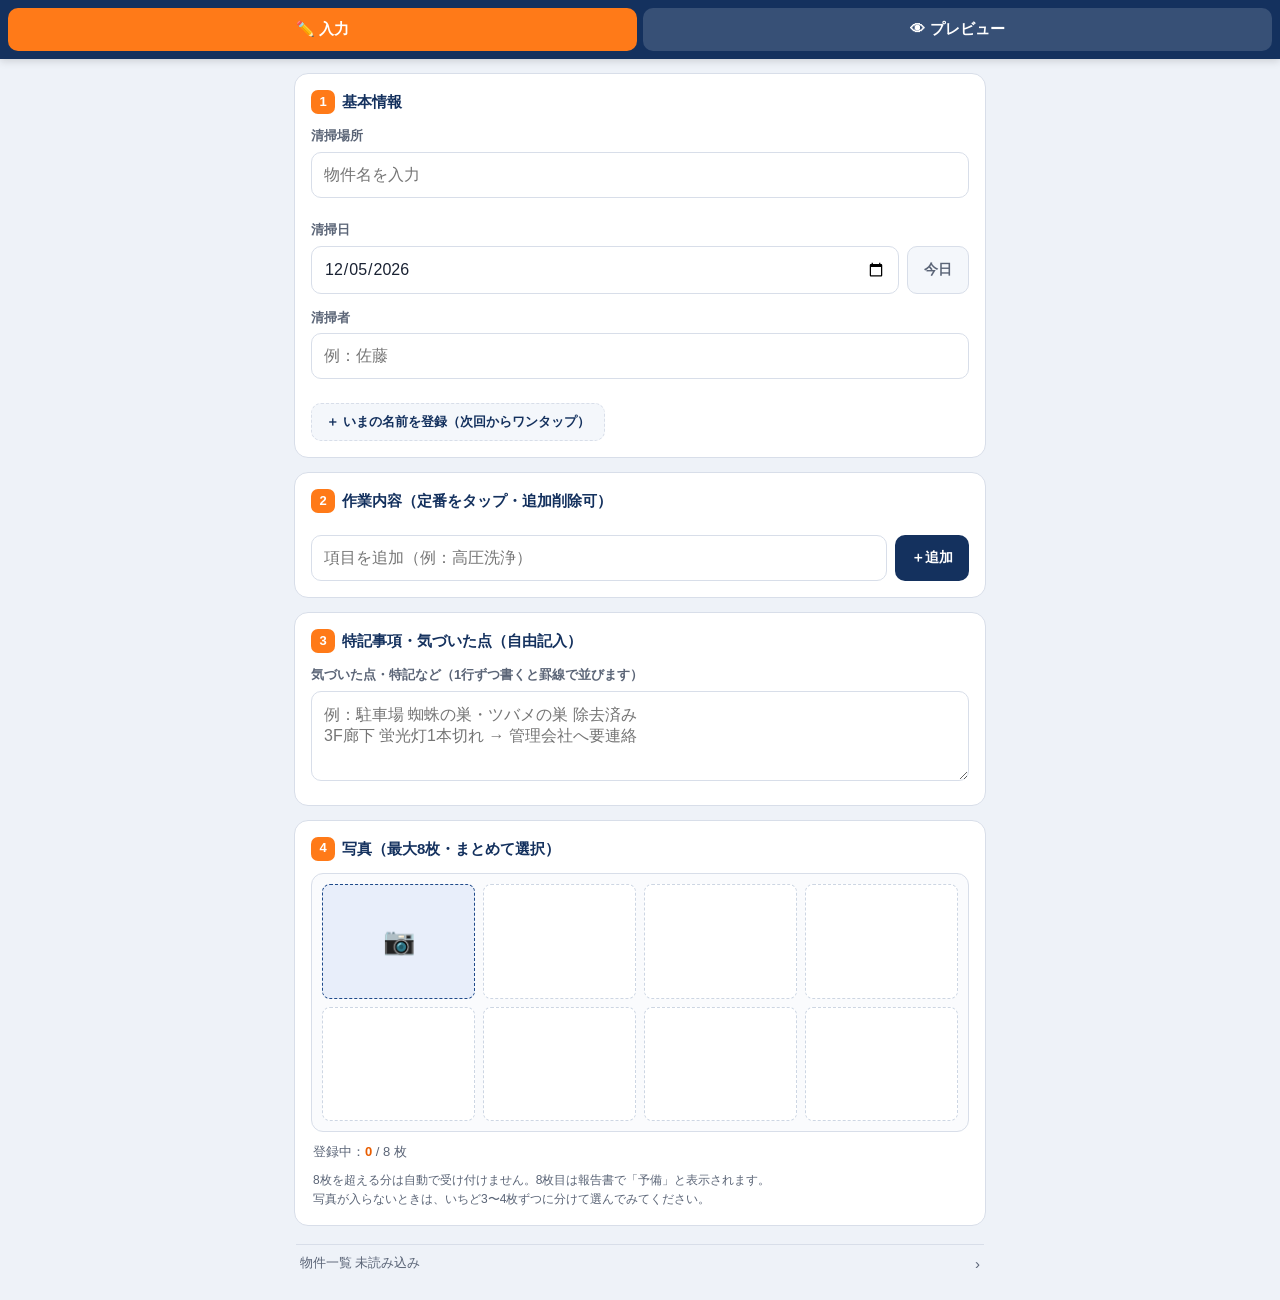
<file: index.html>
<!DOCTYPE html>
<html lang="ja">
<head>
<meta charset="UTF-8">
<meta name="viewport" content="width=device-width, initial-scale=1.0">
<meta name="format-detection" content="telephone=no">
<!-- 安全対策（2026-10-30）：このページが読み込める・通信できる先を、自分のサイトと会社のドライブの受け取り口（Apps Script）だけに絞る。
     万一おかしなものが紛れ込んでも、よその場所から命令を読み込んだり、報告書や写真をよそへ送ったりできないようにするため。
     受け取り口の返事は script.googleusercontent.com から届くので、そこも許可する。写真は端末の中で data: / blob: として扱う。 -->
<meta http-equiv="Content-Security-Policy" content="default-src 'self'; script-src 'self' 'unsafe-inline'; style-src 'self' 'unsafe-inline'; img-src 'self' data: blob:; font-src 'self' data:; connect-src 'self' https://script.google.com https://script.googleusercontent.com; worker-src 'self'; manifest-src 'self'; object-src 'none'; base-uri 'none'; form-action 'self'">
<meta name="referrer" content="same-origin">
<title>清掃報告書｜マスト管理 有限会社</title>
<link rel="apple-touch-icon" href="icon-180.png">
<link rel="icon" type="image/svg+xml" href="icon.svg">
<link rel="icon" type="image/png" sizes="32x32" href="favicon-32.png">
<link rel="manifest" href="manifest.webmanifest">
<meta name="theme-color" content="#14315e">
<meta name="apple-mobile-web-app-capable" content="yes">
<meta name="apple-mobile-web-app-status-bar-style" content="black-translucent">
<meta name="apple-mobile-web-app-title" content="取引先別_清掃報告書">
<style>
  :root{
    --navy:#14315e; --navy2:#1f4a8a; --orange:#ff7a18; --orange2:#e85d00;
    --bg:#f4f7fb; --bg2:#eef2f8; --line:#d8dee9; --ink:#1a2233; --muted:#5b6577;
  }
  *{box-sizing:border-box; -webkit-tap-highlight-color:transparent;}
  body{ margin:0; font-family:-apple-system,"Hiragino Kaku Gothic ProN","Noto Sans JP",sans-serif;
    color:var(--ink); background:var(--bg2); line-height:1.6; }

  /* ===== 切替トグル ===== */
  .toggle-bar{ position:sticky; top:0; z-index:50; display:flex; gap:6px; padding:8px;
    background:var(--navy); box-shadow:0 2px 8px rgba(0,0,0,.15); }
  .toggle-bar button{ flex:1; padding:12px 8px; font-size:15px; font-weight:700; border:none;
    border-radius:10px; background:rgba(255,255,255,.15); color:#fff; cursor:pointer; transition:.15s; }
  .toggle-bar button.active{ background:var(--orange); }

  .wrap{ max-width:720px; margin:0 auto; padding:14px; }

  /* ===== 入力フォーム ===== */
  #inputView .card{ background:#fff; border:1px solid var(--line); border-radius:14px; padding:16px; margin-bottom:14px; }
  .card h2{ margin:0 0 12px; font-size:15px; color:var(--navy); display:flex; align-items:center; gap:7px; }
  .card h2 .num{ width:24px; height:24px; border-radius:7px; background:var(--orange); color:#fff; font-size:13px;
    display:inline-flex; align-items:center; justify-content:center; }
  label.fld{ display:block; margin-bottom:14px; }
  label.fld:last-child{ margin-bottom:0; }
  label.fld > span{ display:block; font-size:13px; font-weight:700; color:var(--muted); margin-bottom:5px; }
  input[type=text], input[type=date], textarea{ width:100%; padding:13px 12px; font-size:16px;
    border:1.5px solid var(--line); border-radius:10px; background:#fff; color:var(--ink); font-family:inherit; }
  input:focus, textarea:focus{ outline:none; border-color:var(--orange); }
  /* 未入力のままプレビューに進もうとした項目。入力すれば自然に消える（goPreview／render を参照） */
  input.miss{ border-color:#dc2626; background:#fef2f2; }
  /* 赤枠の下に出す一言（赤枠だけでは屋外の日差しや色の見分けにくさで見落とすため、言葉でも示す） */
  .miss-note{ display:none; font-size:12.5px; font-weight:700; color:#b91c1c; margin:5px 0 0; }
  .miss-note.show{ display:block; }
  /* iOS Safari の date入力が右にはみ出す癖を抑える */
  input[type=date]{ -webkit-appearance:none; appearance:none; min-width:0; max-width:100%;
    text-align:left; display:block; }
  textarea{ min-height:90px; resize:vertical; }

  .checks{ position:relative; display:grid; grid-template-columns:1fr 1fr; gap:8px; }
  .chk{ position:relative; display:flex; align-items:center; gap:6px; padding:10px 8px 10px 0; border:1.5px solid var(--line);
    border-radius:10px; font-size:14px; background:#fafbfd; }
  .chk.on{ border-color:var(--orange); background:#fff6ee; color:var(--orange2); font-weight:700; }
  /* 並べ替えのつまみ。ここを押さえた時だけ動かせる（他の場所は今まで通りスクロール・タップ）。
     右端の×の隣に置くと、つまむつもりで項目を消してしまうので左端に置く */
  .chk .chk-grip{ flex:none; align-self:stretch; width:26px; margin:-10px -6px -10px 0; display:flex;
    align-items:center; justify-content:center; color:#a3acb9; cursor:grab; touch-action:none;
    -webkit-user-select:none; user-select:none; -webkit-touch-callout:none; }
  .chk .chk-grip svg{ width:14px; height:14px; display:block; }
  .chk.on .chk-grip{ color:#e8a77a; }
  /* チェック欄。押した順の番号（＝報告書に並ぶ順）をそのまま印にする */
  .chk .chk-box{ position:relative; flex:none; width:22px; height:22px; }
  .chk .chk-box input{ position:absolute; inset:0; width:100%; height:100%; margin:0; opacity:0; cursor:pointer; }
  .chk .chk-no{ display:flex; align-items:center; justify-content:center; width:22px; height:22px; border-radius:6px;
    border:1.5px solid #b8c0cc; background:#fff; color:#fff; font-size:13px; font-weight:800; line-height:1; pointer-events:none; }
  .chk.on .chk-no{ background:var(--orange); border-color:var(--orange); }
  /* つまんで動かしている間 */
  .chk.dragging{ z-index:5; box-shadow:0 10px 24px rgba(20,35,70,.22); cursor:grabbing; }
  body.sorting, body.sorting *{ -webkit-user-select:none; user-select:none; cursor:grabbing; }
  /* 名前は空白の所で折り返す（「階段 清／掃」のように語の途中で切らない）。長い語だけは途中で折る */
  .chk .chk-name{ flex:1; min-width:0; cursor:pointer; word-break:keep-all; overflow-wrap:anywhere; }
  .chk .chk-del{ border:none; background:none; color:var(--muted); font-size:18px; line-height:1; cursor:pointer; padding:0 1px; flex:none; }
  .chk .chk-del:hover{ color:var(--orange2); }
  .add-work{ display:flex; gap:8px; margin-top:10px; }
  .add-work input{ flex:1; }
  .add-work button{ flex:none; padding:0 16px; border:none; border-radius:10px; background:var(--navy);
    color:#fff; font-weight:700; font-size:14px; cursor:pointer; }

  /* 写真は8枚ぶんのマスに入れる。空きマスを最初から見せておけば、
     説明を書かなくても「ここに写真が入る」と分かる */
  .photo-box{ border:1px solid var(--line); border-radius:12px; background:#fafbfd; padding:10px; }
  .thumbs{ display:grid; grid-template-columns:repeat(4,1fr); gap:8px; }
  .slot{ aspect-ratio:4/3; border:1.5px dashed #cdd6e3; border-radius:8px; background:#fff; }
  .photo-pick{ aspect-ratio:4/3; display:flex; align-items:center; justify-content:center;
    border:1.5px dashed var(--navy2); border-radius:8px; background:#e8eefa; color:var(--navy);
    cursor:pointer; position:relative; }
  .photo-pick input[type=file]{ position:absolute; inset:0; opacity:0; cursor:pointer; }
  .photo-pick .big{ font-size:26px; line-height:1; }
  .photo-count{ font-size:13px; color:var(--muted); margin:10px 2px 0; }
  .photo-count b{ color:var(--orange2); }
  .thumb{ position:relative; aspect-ratio:4/3; border-radius:8px; overflow:hidden; border:1px solid var(--line); }
  .thumb img{ width:100%; height:100%; object-fit:cover; display:block; }
  .thumb .del{ position:absolute; top:4px; right:4px; width:24px; height:24px; border:none; border-radius:50%;
    background:rgba(20,49,94,.85); color:#fff; font-size:14px; cursor:pointer; }
  .hint-note{ font-size:12px; color:var(--muted); margin:8px 2px 0; }
  /* 写真の取り込み状況を必ず画面に出す（スマホはコンソールが見えないため） */
  .photo-msg{ font-size:13px; line-height:1.6; margin:8px 2px 0; padding:8px 10px; border-radius:8px;
              background:#fff7ed; border:1px solid #fed7aa; color:#7c2d12; display:none; }
  .photo-msg.show{ display:block; }
  .photo-msg.ok{ background:#f0fdf4; border-color:#bbf7d0; color:#14532d; }

  /* 物件名サジェスト：入力欄に重ねて出す（画面の高さは変わらない） */
  .fld{ display:block; margin-bottom:14px; }
  .fld > .lbl{ display:block; font-size:13px; font-weight:700; color:var(--muted); margin-bottom:5px; }
  .ac-wrap{ position:relative; }
  .ac-list{ position:absolute; left:0; right:0; top:calc(100% + 4px); z-index:40; background:#fff;
    border:1.5px solid var(--navy2); border-radius:10px; box-shadow:0 8px 22px rgba(20,49,94,.18);
    max-height:238px; overflow:auto; display:none; -webkit-overflow-scrolling:touch; }
  .ac-item{ display:flex; align-items:center; gap:6px; padding:12px 8px 12px 12px; font-size:15px;
    border-bottom:1px solid var(--line); cursor:pointer; }
  .ac-item:last-child{ border-bottom:none; }
  .ac-item .ac-txt{ flex:1; min-width:0; overflow-wrap:anywhere; }
  /* 候補を消す×。指で確実に押せる大きさ(44px)と、押せると分かる見た目にする。
     小さく色も薄いと「効かない・見つからない」と言われる（2026-08-26 現場報告） */
  .ac-item .ac-del{ flex:none; width:44px; height:44px; margin:-8px 0; border:1px solid var(--line);
    background:var(--bg2); color:#6b7280; font-size:19px; line-height:1; cursor:pointer; border-radius:10px;
    display:flex; align-items:center; justify-content:center; touch-action:manipulation; }
  .ac-item .ac-del:active{ background:#fee2e2; border-color:#fca5a5; color:#b91c1c; }
  /* 候補を消したときの一言。数秒で自然に消える */
  .ac-note{ display:none; font-size:12.5px; color:#14532d; background:#f0fdf4; border:1px solid #bbf7d0;
    border-radius:8px; padding:6px 10px; margin:8px 0 0; }
  .ac-note.show{ display:block; }
  /* 清掃日：入力欄の右に「今日」に戻すボタンを置く */
  .date-row{ display:flex; gap:8px; align-items:stretch; }
  .date-row input[type=date]{ flex:1; min-width:0; }
  .date-today{ flex:none; padding:0 16px; font-size:14px; font-weight:700; cursor:pointer;
    border:1.5px solid var(--line); border-radius:10px; background:var(--bg); color:var(--muted); }
  .date-today.on{ border-color:var(--orange); background:#fff6ee; color:var(--orange2); }  /* 今日と違う日付の時だけ目立たせる */
  /* 清掃日が「日本時間の今日」と違う時だけ出す注意書き */
  .date-note{ display:none; font-size:12.5px; font-weight:700; color:#9a3412; background:#fff7ed;
    border:1px solid #fed7aa; border-radius:8px; padding:6px 10px; margin:-8px 0 14px; }
  .ac-item.fix{ background:#fff6ee; color:var(--orange2); font-weight:700; line-height:1.5; }
  .ac-item.fix b{ display:block; font-size:11.5px; font-weight:800; color:#b3500a; margin-bottom:2px; }
  .rp-lbl{ font-size:12px; font-weight:700; color:var(--muted); align-self:center; }
  .nchip.rp{ max-width:100%; overflow:hidden; text-overflow:ellipsis; white-space:nowrap; }

  /* 清掃者ワンタップ */
  .name-chips{ display:flex; flex-wrap:wrap; gap:8px; margin:8px 0 2px; }
  .nchip{ display:inline-flex; align-items:center; gap:5px; padding:8px 13px; border:1.5px solid var(--navy2);
    border-radius:18px; background:#fff; color:var(--navy); font-size:14px; font-weight:700; cursor:pointer; }
  .nchip.on{ background:#fff6ee; border-color:var(--orange); color:var(--orange2); }
  /* チップの×。候補リストの×と同じく、押せると分かる大きさ・見た目にする（2026-08-26） */
  .nchip .x{ flex:none; width:30px; height:30px; margin:-6px -8px -6px 2px; border:none; border-radius:50%;
    background:rgba(20,49,94,.07); color:var(--muted); font-size:16px; line-height:1; cursor:pointer; padding:0;
    display:inline-flex; align-items:center; justify-content:center; touch-action:manipulation; }
  .nchip .x:active{ background:#fee2e2; color:#b91c1c; }
  .name-save{ margin-top:8px; border:1.5px dashed var(--line); background:var(--bg); color:var(--navy);
    border-radius:10px; padding:9px 14px; font-size:13px; font-weight:700; cursor:pointer; }

  /* ===== プレビュー：実物レイアウト＋細線スパイス（A4 1枚） ===== */
  #previewView{ display:none; }
  /* 入力の自動保存を知らせる帯。ブラウザが落ちて戻された時にここで気づける */
  /* 圏外のときに出る帯。作業は続けられることを伝える */
  /* 物件一覧（普段は使わない）。目立たせず、しかし件数は常に見えるようにする */
  .mst{ margin:18px 2px 4px; }
  .mst-bar{ display:flex; align-items:center; width:100%; gap:8px; padding:10px 4px; border:none;
    background:none; color:var(--muted); font-size:12.5px; cursor:pointer; text-align:left;
    border-top:1px solid var(--line); }
  .mst-bar .mst-caret{ margin-left:auto; font-size:15px; }
  .mst-body{ padding:4px 4px 8px; }
  .mst-help{ font-size:12.5px; color:var(--muted); line-height:1.7; margin:0 0 8px; }
  .mst-body textarea{ width:100%; box-sizing:border-box; border:1.5px solid var(--line); border-radius:9px;
    padding:9px 10px; font-size:13px; font-family:inherit; resize:vertical; }
  .mst-btns{ display:flex; gap:8px; margin-top:8px; }
  .mst-btns button{ flex:1; padding:10px; border-radius:9px; font-size:13.5px; font-weight:700; cursor:pointer; }
  .mst-go{ border:none; background:var(--navy2); color:#fff; }
  .mst-cl{ border:1.5px solid var(--line); background:#fff; color:var(--navy); }
  .mst-msg{ font-size:12.5px; line-height:1.7; margin:9px 0 0; white-space:pre-wrap; display:none; }
  .mst-msg.show{ display:block; }
  .mst-msg.ok{ color:#14532d; }
  .mst-msg.ng{ color:#b91c1c; }
  .mst-del{ margin-top:10px; width:100%; padding:9px; border-radius:9px; cursor:pointer;
    border:1px solid #fca5a5; background:#fff5f5; color:#b91c1c; font-size:12.5px; font-weight:700; }
  .off-note{ display:none; align-items:center; gap:8px; margin-bottom:12px; padding:10px 12px;
    border-radius:10px; background:#fef3c7; border:1px solid #fcd34d; color:#78350f; font-size:13px; line-height:1.6; }
  .off-note.show{ display:flex; }
  .draft-note{ display:none; align-items:center; gap:10px; margin-bottom:12px; padding:10px 12px;
               border-radius:10px; background:#eff6ff; border:1px solid #bfdbfe; color:#1e3a8a; font-size:13px; line-height:1.6; }
  .draft-note.show{ display:flex; }
  .draft-note button{ margin-left:auto; flex:none; border:1px solid #bfdbfe; background:#fff; color:#1e3a8a;
                      border-radius:8px; padding:5px 10px; font-size:12px; cursor:pointer; }
  /* A4を実寸(794px)で組み、スマホでは縮小して画面幅にフィットさせる */
  .sheet-scale{ overflow:hidden; margin:0 auto; }
  /* A4の縦横比(794:1123)に固定。中身を縦に積み、写真エリアが残りスペースを埋める＝常に締まった1枚 */
  .sheet{ background:#fff; width:794px; height:1123px; overflow:hidden;
    display:flex; flex-direction:column; padding:26px 64px 20px; transform-origin:top left;
    box-shadow:0 4px 20px rgba(20,49,94,.12); border-radius:6px; }

  /* タイトル中央＋細い青→オレンジ線（スパイス） */
  .doc-title{ text-align:center; font-size:27px; font-weight:800; letter-spacing:.5em; color:var(--navy);
    text-indent:.5em; }
  .doc-title-line{ width:360px; max-width:80%; height:3px; margin:9px auto 0;
    background:linear-gradient(90deg,var(--navy) 0%,var(--navy2) 50%,var(--orange) 100%); border-radius:2px; }

  /* 見出し下の本体：左に項目、右に会社情報 */
  .head-row{ display:flex; justify-content:space-between; gap:20px; margin-top:12px;
    align-items:flex-start; }
  .fields{ flex:none; }
  .frow{ display:flex; align-items:baseline; gap:12px; margin-bottom:13px; }
  .flabel{ font-size:15px; font-weight:700; color:var(--navy); letter-spacing:.5em;
    width:92px; flex:none; text-align:justify; text-justify:inter-character; }
  .fvalue{ width:240px; flex:none; font-size:18px; font-weight:700; color:var(--ink); padding:0 6px 4px;
    border-bottom:1.5px solid var(--navy); height:1.6em; text-align:center;
    white-space:nowrap; overflow:hidden; }
  .fvalue.empty{ color:var(--muted); font-weight:400; border-bottom-color:var(--line); }
  .fvalue.worker{ letter-spacing:.5em; text-indent:.5em; }

  .company{ text-align:right; font-size:12px; line-height:1.65; color:var(--ink); width:270px; flex:none; }
  .company .cname{ font-size:15.5px; font-weight:800; color:var(--navy); letter-spacing:.02em; }

  /* 目視報告 */
  .report-sec{ margin-top:11px; }
  .sec-title{ font-size:16.5px; font-weight:800; color:var(--navy); letter-spacing:.3em;
    padding-left:11px; border-left:5px solid var(--orange); margin-bottom:10px; }
  /* 固定高さ。行が増えたらJSがフォントを縮めて必ず枠内に収める */
  .report-lines{ height:108px; overflow:hidden; font-size:15.5px; }
  .rline{ font-size:1em; line-height:1.55; color:var(--ink); padding:.2em 2px .32em;
    border-bottom:1px solid var(--line); display:flex; gap:8px; min-height:1.55em; }
  .rline::before{ content:"✓"; color:var(--orange2); font-weight:800; flex:none; }
  .rline.free::before{ content:"・"; color:var(--navy2); }
  .rline.blank::before{ content:""; }
  .rtext{ flex:1; min-width:0; overflow-wrap:anywhere; }

  /* 写真 2列×4段（実物どおり・小さめ＆中央寄せ）※A4 1枚に収まるサイズ */
  /* 写真は常に4:3固定。列幅と行高はJS(layoutPhotos)が残りスペースに合わせて算出し、最大サイズで中央に並べる */
  .pv-photos{ flex:1; min-height:0; display:grid; gap:12px 28px; margin-top:10px;
    justify-content:center; align-content:flex-start; }
  .pv-photo{ position:relative; aspect-ratio:4/3; border:1px solid var(--line); border-radius:4px;
    overflow:hidden; background:var(--bg); }
  .pv-photo img{ width:100%; height:100%; object-fit:cover; display:block; }
  .pv-photo.spare::after{ content:"予備"; position:absolute; top:5px; left:5px; font-size:10px;
    background:rgba(255,255,255,.85); color:var(--muted); padding:1px 6px; border-radius:3px; }
  .pv-photos .empty-ph{ grid-column:1/3; color:var(--muted); font-size:12px; text-align:center; padding:12px; }

  .sheet-foot{ margin-top:14px; padding-top:9px; border-top:1px solid var(--line);
    display:flex; justify-content:space-between; align-items:center; font-size:11.5px; color:var(--muted); }
  .sheet-foot .brandline{ color:var(--ink); font-weight:700; }
  .sheet-foot .brandline .o{ color:inherit; }

  .actions{ max-width:720px; margin:16px auto 30px; display:flex; flex-wrap:wrap; gap:10px; padding:0 14px; }
  .actions button{ flex:1; padding:15px; font-size:15px; font-weight:800; border:none; border-radius:12px; cursor:pointer; color:#fff; }
  .btn-pdf{ background:linear-gradient(135deg,var(--orange) 0%,var(--orange2) 100%); }
  .btn-back{ background:var(--navy); }
  .btn-save{ background:linear-gradient(135deg,#1fa85e 0%,#137a43 100%); flex-basis:100%; }
  .print-hint{ flex-basis:100%; margin:2px 0 0; font-size:12px; color:var(--muted); text-align:center; line-height:1.5; }

  /* ===== 送信完了パネル =====
     送信のあと「終わった／次にいける」がひと目で分かるようにする。
     1日に何件も回るので、今日すでに送った物件も並べて送り忘れ・二重送信を防ぐ。 */
  .done-card{ background:#fff; border:1px solid var(--line); border-radius:16px; padding:26px 18px 20px;
    margin-top:16px; text-align:center; box-shadow:0 2px 12px rgba(0,0,0,.05); }
  .done-mark{ font-size:44px; line-height:1; }
  .done-title{ margin:10px 0 0; font-size:20px; font-weight:800; color:#137a43; }
  .done-place{ margin:10px 0 0; font-size:17px; font-weight:800; color:var(--ink); word-break:break-all; }
  .done-date{ margin:3px 0 0; font-size:13px; color:var(--muted); }
  .sent-head{ margin:20px 0 8px; padding-top:14px; border-top:1px solid var(--line);
    font-size:12px; font-weight:700; color:var(--muted); }
  .sent-item{ display:flex; align-items:center; gap:8px; margin-bottom:5px; padding:8px 11px;
    font-size:14px; text-align:left; background:var(--bg); border-radius:8px; }
  .sent-item .ck{ flex:none; color:#1fa85e; font-weight:800; }
  .sent-item.now{ background:#eafaf1; font-weight:700; }   /* いま送った1件 */
  .btn-next-big{ width:100%; margin-top:20px; padding:17px; font-size:16px; font-weight:800; border:none;
    border-radius:12px; color:#fff; cursor:pointer; background:linear-gradient(135deg,#5b6cff 0%,#3a45d6 100%); }
  .done-again{ width:100%; margin-top:10px; padding:12px; font-size:14px; font-weight:700; cursor:pointer;
    border:1.5px solid var(--line); border-radius:10px; background:#fff; color:var(--muted); }
  .done-note{ margin:12px 0 0; font-size:12px; color:var(--muted); line-height:1.6; }
  .done-way{ margin:12px 0 0; padding:11px 13px; border-radius:10px; font-size:13px; line-height:1.6;
    text-align:left; background:#fdeee2; color:#b3500a; border:1px solid #f7c9a3; }
  /* 会社のドライブへの控えの状態（送れた／送っている／端末で預かり中） */
  .done-drive{ display:none; margin:10px 0 0; font-size:12.5px; font-weight:700; line-height:1.5; }
  .done-drive.show{ display:block; }
  .done-drive.ok{ color:#137a43; }
  .done-drive.busy{ color:var(--muted); }
  .done-drive.wait{ color:#b3500a; }
  /* 押す前に「共有シートが出るのか／保存になるのか」を知らせる一行 */
  .share-way{ font-weight:700; }
  .share-way.ok{ color:#137a43; }
  .share-way.ng{ color:#b3500a; }

  /* 文字が縮みすぎた時だけ出る警告 */
  .page-warn{ max-width:720px; margin:12px auto 0; padding:11px 14px; border-radius:10px;
    font-size:13px; font-weight:700; text-align:center; line-height:1.5;
    background:#fdeee2; color:#b3500a; border:1px solid #f7c9a3; }

  @media print{
    @page{ size:A4; margin:0; }
    html,body{ background:#fff; margin:0; padding:0; }
    .toggle-bar, #inputView, .actions, .page-warn{ display:none !important; }
    #previewView{ display:block !important; padding:0; }
    .wrap{ padding:0; margin:0; max-width:none; }
    .sheet-scale{ overflow:visible; height:auto !important; margin:0; }
    /* iPhone等の印刷はプリンタ余白を勝手に確保する。写真サイズは維持しつつ各間隔を圧縮し、
       さらに用紙1枚分に高さ上限(max-height)＋はみ出しclipで2枚目を物理的に断つ
       （コメント欄の高さは印刷時JSが110pxに切替） */
    .sheet{ box-shadow:none; border-radius:0; width:auto; max-height:268mm; overflow:hidden;
      padding:4mm 12mm 4mm; transform:none !important; }
    .head-row{ margin-top:3mm; }
    .report-sec{ margin-top:2mm; break-inside:avoid; }
    .pv-photos{ grid-template-columns:repeat(2,46mm); gap:1.5mm 12mm; margin-top:2.5mm; }
    .pv-photo{ break-inside:avoid; }
    .sheet-foot{ margin-top:2.5mm; padding-top:1.5mm; }
  }
</style>
<script src="lib/html2canvas.min.js"></script>
<script src="lib/jspdf.umd.min.js"></script>
</head>
<body>

<div class="toggle-bar">
  <button id="tabInput" class="active" onclick="switchView('input')">✏️ 入力</button>
  <button id="tabPreview" onclick="goPreview()">👁 プレビュー</button>
</div>

<!-- ============ 入力 ============ -->
<div id="inputView" class="wrap">

  <p class="off-note" id="offNote">📶 電波がありません。入力・写真・PDF作成・保存はこのまま続けられます。LINEで送るのは電波の戻った場所で行ってください。</p>

  <div class="draft-note" id="draftNote">
    <span id="draftNoteText"></span>
    <button type="button" onclick="discardDraft()">消す</button>
  </div>


  <div class="card">
    <h2><span class="num">1</span>基本情報</h2>
    <div class="fld">
      <span class="lbl">清掃場所</span>
      <div class="ac-wrap">
        <input type="text" id="f_place" placeholder="物件名を入力" autocomplete="off"
          oninput="render();onPlaceInput()" onfocus="onPlaceFocus()" onblur="onPlaceBlur()">
        <div class="ac-list" id="acList"></div>
      </div>
      <p class="miss-note" id="miss_f_place">物件名が入っていません</p>
      <p class="ac-note" id="acNote"></p>
      <div class="name-chips" id="recentPlaces"></div>
    </div>
    <div class="fld"><span class="lbl">清掃日</span>
      <div class="date-row">
        <input type="date" id="f_date" oninput="markDateTouched();render()">
        <button type="button" class="date-today" id="btnToday" onclick="setToday()">今日</button>
      </div>
      <p class="miss-note" id="miss_f_date">清掃日が入っていません</p>
    </div>
    <p class="date-note" id="dateNote"></p>
    <div class="fld"><label class="lbl" for="f_worker">清掃者</label>
      <input type="text" id="f_worker" placeholder="例：佐藤" oninput="render();syncNameChips()">
      <p class="miss-note" id="miss_f_worker">清掃者が入っていません</p>
    </div>
    <div class="name-chips" id="nameChips"></div>
    <button class="name-save" onclick="saveName()">＋ いまの名前を登録（次回からワンタップ）</button>
  </div>

  <div class="card">
    <h2><span class="num">2</span>作業内容（定番をタップ・追加削除可）</h2>
    <div class="checks" id="checkList"></div>
    <div class="add-work">
      <input type="text" id="newWork" placeholder="項目を追加（例：高圧洗浄）" onkeydown="if(event.key==='Enter')addWork()">
      <button onclick="addWork()">＋追加</button>
    </div>
  </div>

  <div class="card">
    <h2><span class="num">3</span>特記事項・気づいた点（自由記入）</h2>
    <label class="fld"><span>気づいた点・特記など（1行ずつ書くと罫線で並びます）</span>
      <textarea id="f_notes" placeholder="例：駐車場 蜘蛛の巣・ツバメの巣 除去済み&#10;3F廊下 蛍光灯1本切れ → 管理会社へ要連絡"></textarea></label>
  </div>

  <div class="card">
    <h2><span class="num">4</span>写真（最大8枚・まとめて選択）</h2>
    <div class="photo-box">
      <div class="thumbs" id="thumbs"></div>
      <!-- 写真を選ぶ本体。描画のたびに次の空きマスの位置へ動かす（要素ごと移動するので選択の仕組みは不変） -->
      <label class="photo-pick" id="photoPick">
        <span class="big">📷</span>
        <input type="file" id="photoInput" accept="image/*" multiple onchange="addPhotos(this)">
      </label>
    </div>
    <p class="photo-count">登録中：<b id="photoNum">0</b> / 8 枚　<span id="spareNote"></span></p>
    <p class="photo-msg" id="photoMsg"></p>
    <p class="hint-note">8枚を超える分は自動で受け付けません。8枚目は報告書で「予備」と表示されます。<br>
      写真が入らないときは、いちど3〜4枚ずつに分けて選んでみてください。</p>
  </div>

  <!-- 普段は使わない設定。画面のいちばん下に1行だけ置き、件数がいつでも見えるようにする -->
  <div class="mst" id="mstBox">
    <button type="button" class="mst-bar" id="mstBar" onclick="toggleMst()">
      <span id="mstSummary">物件一覧 未読み込み</span><span class="mst-caret" id="mstCaret">›</span>
    </button>
    <div class="mst-body" id="mstBody" style="display:none">
      <p class="mst-help">まとめツールでコピーした文字を、下の欄に貼り付けてください。</p>
      <textarea id="mstPaste" placeholder="ここに貼り付け" rows="3"></textarea>
      <div class="mst-btns">
        <button type="button" class="mst-go" onclick="importPlaceList(document.getElementById('mstPaste').value)">読み込む</button>
        <button type="button" class="mst-cl" onclick="toggleMst(false)">閉じる</button>
      </div>
      <p class="mst-msg" id="mstMsg"></p>
      <button type="button" class="mst-del" id="mstDel" onclick="clearPlaceList()" style="display:none">読み込んだ一覧を消す</button>
    </div>
  </div>

</div>

<!-- ============ プレビュー ============ -->
<div id="previewView" class="wrap">
  <div class="sheet-scale" id="sheetScale">
  <div class="sheet" id="sheet">
    <div class="doc-title">清掃報告書</div>
    <div class="doc-title-line"></div>

    <div class="head-row">
      <div class="fields">
        <div class="frow"><div class="flabel">清掃場所</div><div class="fvalue empty" id="pv_place">未入力</div></div>
        <div class="frow"><div class="flabel">清掃日</div><div class="fvalue empty" id="pv_date">未入力</div></div>
        <div class="frow"><div class="flabel">清掃者</div><div class="fvalue worker empty" id="pv_worker">未入力</div></div>
      </div>
      <div class="company">
        <span class="cname">マスト管理 有限会社</span><br>
        〒769-0103 高松市国分寺町福家甲1893-1<br>
        TEL：087-883-8208<br>
        香川県全域 対応
      </div>
    </div>

    <div class="report-sec">
      <div class="sec-title">作業内容・特記事項</div>
      <div class="report-lines" id="pv_report"></div>
    </div>

    <div class="pv-photos" id="pv_photos">
      <div class="empty-ph">写真が未登録です</div>
    </div>

    <div class="sheet-foot">
      <div class="brandline">マスト<span class="o">管理</span> 有限会社 ｜ 香川県全域 対応</div>
      <div>本報告書は作業完了後に作成しています</div>
    </div>
  </div>
  </div>
  <div class="page-warn" id="pageWarn" style="display:none;"></div>
</div>

<div class="actions" id="actions" style="display:none;">
  <button class="btn-back" onclick="switchView('input')">← 入力にもどる</button>
  <button class="btn-pdf" id="btnPdf" onclick="makePDF()">📄 PDFを作成</button>
  <button class="btn-save" id="btnSave" onclick="sharePDF()" style="display:none;">📥 保存 / LINEで送る</button>
  <p class="print-hint" id="pdfReady" style="display:none;">✅ PDFができました。「📥 保存 / LINEで送る」を押すと、ファイルに保存やグループLINEへの送信ができます。</p>
  <p class="print-hint" id="pdfHint">「📄 PDFを作成」を押すと、A4・1枚のPDFを作ります（数秒かかります）。</p>
  <p class="print-hint share-way" id="shareWay" style="display:none;"></p>
</div>

<!-- ============ 送信のあと ============ -->
<div id="doneView" class="wrap" style="display:none;">
  <div class="done-card">
    <div class="done-mark" id="doneMark">✅</div>
    <p class="done-title" id="doneTitle">送信しました</p>
    <p class="done-place" id="donePlace"></p>
    <p class="done-date" id="doneDate"></p>
    <p class="done-drive" id="doneDrive"></p>
    <p class="done-way" id="doneWay" style="display:none;"></p>
    <div id="sentList"></div>
    <button class="btn-next-big" onclick="newReport()">🆕 次の報告書へ</button>
    <button class="done-again" onclick="sharePDF()">もう一度送る</button>
    <p class="done-note">LINEに届いていない時は「もう一度送る」を押してください。<br>今日の一覧は日付が変わると自動で消えます。</p>
  </div>
</div>

<script>
  const MAX_PHOTOS = 8;
  let _pdfBlob=null, _pdfName='';   // 作成したPDFを保持し、共有ボタンの押下時に使う
  // 作業内容は初期は空。使用者が追加した項目を端末(localStorage)に保存し、削除するまで次回も表示する
  // 並び（＝リストの順）はつまみで並べ替えられ、そのまま次回も残る。
  // 報告書に載る順は「押した順」（ord＝押した時の通し番号。外すと0）。いつもの順に並べておけば上から押すだけで揃う
  function loadWorks(){ try{ return (JSON.parse(localStorage.getItem('workItems')||'[]')).map(n=>({name:n,checked:false,ord:0})); }catch(e){ return []; } }
  function storeWorks(){ try{ localStorage.setItem('workItems', JSON.stringify(works.map(w=>w.name))); }catch(e){} }
  let works = loadWorks();
  let workSeq = 0;
  const checkedWorks = ()=> works.filter(w=>w.checked).sort((a,b)=>a.ord-b.ord);   // 報告書に載る順
  let photos = [];        // 報告書に使う画像（長辺1100px）
  let photoThumbs = [];   // 入力画面のサムネ用（長辺320px）。展開後のメモリが約1/12になる
  let photoMeta = [];     // 写真ごとの撮影時刻の記録用（photos と同じ並び）。{name, nameTime, exifTime}

  /* 作業内容（定番タップ） */
  const GRIP_SVG='<svg viewBox="0 0 14 14" aria-hidden="true"><path d="M2 3.5h10M2 7h10M2 10.5h10" stroke="currentColor" stroke-width="1.8" stroke-linecap="round"/></svg>';
  function renderChecks(){
    const box = document.getElementById('checkList'); box.innerHTML='';
    const rank=new Map(checkedWorks().map((w,k)=>[w,k+1]));
    works.forEach((w,i)=>{
      const div=document.createElement('div');
      div.className='chk'+(w.checked?' on':'');
      div.dataset.i=i;
      div.innerHTML=`<span class="chk-grip" title="つまんで並べ替え" onpointerdown="gripDown(event)">${GRIP_SVG}</span>
        <label class="chk-box"><input type="checkbox" ${w.checked?'checked':''} onchange="toggleWork(${i},this.checked)"><span class="chk-no">${rank.get(w)||''}</span></label>
        <span class="chk-name" onclick="toggleWork(${i},!works[${i}].checked)">${esc(w.name)}</span>
        <button class="chk-del" title="削除" onclick="delWork(${i})">×</button>`;
      box.appendChild(div);
    });
  }
  function toggleWork(i,c){ works[i].checked=c; works[i].ord=c?++workSeq:0; renderChecks(); render(); saveDraft(); }
  function delWork(i){ works.splice(i,1); storeWorks(); renderChecks(); render(); saveDraft(); }
  function addWork(){
    const inp=document.getElementById('newWork'); const name=inp.value.trim(); if(!name)return;
    works.push({name,checked:true,ord:++workSeq}); storeWorks(); inp.value=''; renderChecks(); render(); saveDraft();
  }

  /* ===== 作業内容の並べ替え（つまみ ≡ を押さえて動かす） =====
     2列の格子なので、指の下にある枠の位置へ入れ替える。つまんだ枠そのものはDOMの中で動かさず
     （動かすと指の追跡が切れる端末がある）、まわりの枠を前後に入れ替えて、滑らかに寄せる。
     画面の上下の端まで持っていくと自動でスクロールする。離した時点の並びを端末に保存する。 */
  let _drag=null;
  function gripDown(e){
    if(_drag || (e.pointerType==='mouse' && e.button!==0)) return;
    e.preventDefault();
    const el=e.currentTarget.closest('.chk'), box=el.parentElement, r=el.getBoundingClientRect();
    _drag={ el, box, id:e.pointerId, cx:e.clientX, cy:e.clientY, offX:e.clientX-r.left, offY:e.clientY-r.top, raf:0 };
    el.classList.add('dragging'); document.body.classList.add('sorting');
    if(navigator.vibrate) try{ navigator.vibrate(8); }catch(_){}
    window.addEventListener('pointermove', gripMove, {passive:false});
    window.addEventListener('pointerup', gripUp);
    window.addEventListener('pointercancel', gripUp);
    dragUpdate();
    _drag.raf=requestAnimationFrame(dragEdgeScroll);
  }
  function gripMove(e){
    if(!_drag || e.pointerId!==_drag.id) return;
    e.preventDefault();
    _drag.cx=e.clientX; _drag.cy=e.clientY;
    dragUpdate();
  }
  function dragUpdate(){
    const {el, box}=_drag, br=box.getBoundingClientRect();
    const px=_drag.cx-br.left, py=_drag.cy-br.top;
    // 指の下にある枠（見た目ではなく本来の位置で判定し、動いている途中の枠に惑わされない）
    const cells=[...box.children];
    const over=cells.find(c=> c!==el && px>=c.offsetLeft && px<=c.offsetLeft+c.offsetWidth
                                     && py>=c.offsetTop  && py<=c.offsetTop+c.offsetHeight);
    if(over){
      const from=cells.indexOf(el), to=cells.indexOf(over);
      const others=cells.filter(c=>c!==el), before=others.map(c=>c.getBoundingClientRect());
      if(to>from){ for(let k=from+1;k<=to;k++) box.insertBefore(cells[k], el); }
      else       { const ref=el.nextSibling; for(let k=to;k<from;k++) box.insertBefore(cells[k], ref); }
      others.forEach((c,k)=>{                       // 入れ替わった枠を元の位置から滑らせる
        const dx=before[k].left-(br.left+c.offsetLeft), dy=before[k].top-(br.top+c.offsetTop);
        if(!dx && !dy) return;
        c.style.transition='none'; c.style.transform=`translate(${dx}px,${dy}px)`;
        c.getBoundingClientRect();
        c.style.transition='transform .18s ease'; c.style.transform='';
      });
    }
    el.style.transform=`translate(${px-_drag.offX-el.offsetLeft}px,${py-_drag.offY-el.offsetTop}px) scale(1.03)`;
  }
  function dragEdgeScroll(){
    if(!_drag) return;
    const bar=document.querySelector('.toggle-bar');
    const top=(bar?bar.getBoundingClientRect().bottom:0)+40, bottom=window.innerHeight-50, y=_drag.cy;
    const v= y<top ? -Math.min(16,(top-y)/3+2) : y>bottom ? Math.min(16,(y-bottom)/3+2) : 0;
    if(v){ const s=window.scrollY; window.scrollBy(0,v); if(window.scrollY!==s) dragUpdate(); }
    _drag.raf=requestAnimationFrame(dragEdgeScroll);
  }
  function gripUp(e){
    if(!_drag || e.pointerId!==_drag.id) return;
    const {el, box}=_drag;
    cancelAnimationFrame(_drag.raf);
    window.removeEventListener('pointermove', gripMove);
    window.removeEventListener('pointerup', gripUp);
    window.removeEventListener('pointercancel', gripUp);
    document.body.classList.remove('sorting');
    const from=el.getBoundingClientRect();
    const order=[...box.children].map(c=>+c.dataset.i);
    const moved=order.some((v,k)=>v!==k);
    const pos=order.indexOf(+el.dataset.i);
    _drag=null;
    if(moved){ works=order.map(i=>works[i]); storeWorks(); }
    renderChecks();
    // 離した所から、収まる枠へすっと戻す
    const land=box.children[pos]; if(!land) return;
    const to=land.getBoundingClientRect();
    land.style.transition='none'; land.style.transform=`translate(${from.left-to.left}px,${from.top-to.top}px)`;
    land.getBoundingClientRect();
    land.style.transition='transform .16s ease'; land.style.transform='';
  }

  /* ===== 写真の取り込み（2026-08-21 全面見直し。Galaxy A25 5Gの現場報告が発端） =====
     症状＝8枚選んで確定すると1枚も入らず、エラーも出ないまま元の画面に戻る。
     原因＝写真のメモリ量は「ファイルのMB」ではなく「横×縦×4バイト」で効く。
     4080×3060の写真は2.65MBのJPEGでも展開すると約50MB。旧コードは8枚を同時に展開して
     いたため約400MBを一度に要求し、ブラウザが力尽きていた。守るべき点は3つ：
       1. 1枚ずつ順番に処理する（同時に展開する画像を常に1枚だけにする）
       2. 展開する時点で縮めてもらう（createImageBitmapのresizeWidth。50MB→約6MB）
       3. 1枚につき展開は1回だけ（サムネは縮小済みの画像から作る）
     読めなかった写真は黙って捨てず、必ずファイル名つきで画面に理由を出す。
     スマホはコンソールが見えないため、原因の切り分けは画面表示だけが頼りになる。 */
  const photoMsgEl=()=>document.getElementById('photoMsg');
  function photoMsg(text,ok){
    const el=photoMsgEl(); if(!el) return;
    el.textContent=text||'';
    el.className='photo-msg'+(text?' show':'')+(ok?' ok':'');
  }
  let _photoBusy=false;
  async function addPhotos(input){
    const files=[...input.files];
    input.value='';                      // 同じ写真をもう一度選び直せるよう、先に空にしておく
    if(_photoBusy){ photoMsg('前の写真を読み込み中です。終わってからもう一度選んでください。'); return; }
    if(!files.length){
      photoMsg('写真を受け取れませんでした（0枚）。カメラアプリで撮った形式が原因のことがあります。'
              +'枚数を減らして選び直すか、写真アプリでその写真を開いて「編集→完了」または「複製」してから選んでみてください。');
      return;
    }
    const room=MAX_PHOTOS-photos.length;
    if(room<=0){ photoMsg('写真は最大8枚までです。'); return; }
    const take=files.slice(0,room);
    const over=files.length-take.length;

    _photoBusy=true;
    let ng=0; const ngList=[];
    for(let i=0;i<take.length;i++){
      photoMsg('読み込み中… '+(i+1)+' / '+take.length+' 枚目');
      let d=null, t=null;
      try{ d=await shrinkPhoto(take[i], 1100, 0.82); }catch(e){ d=null; }
      if(!d){
        // 1回だけ間を置いて再挑戦。展開に失敗する原因の多くは一時的なメモリ不足で、
        // 少し待つとブラウザが片付けを済ませて通ることがある
        photoMsg('読み込み中… '+(i+1)+' / '+take.length+' 枚目（もう一度試しています）');
        await new Promise(r=>setTimeout(r,700));
        try{ d=await shrinkPhoto(take[i], 1100, 0.82); }catch(e){ d=null; }
      }
      // サムネは縮小済みの画像から作る。元の大きな写真をもう一度展開しないで済む
      if(d){ try{ t=await shrinkFromData(d, 320, 0.7); }catch(e){ t=null; } }
      // 撮影時刻の記録（業務管理）。縮小すると消えるので、元の写真から先に読む。記録が停止中(REC_ON=false)は読まない
      let meta={ name:(take[i]&&take[i].name)||'', nameTime:null, exifTime:null };
      if(REC_ON){
        meta.nameTime = nameTime(meta.name);
        try{ meta.exifTime = exifDateTime(await take[i].slice(0,131072).arrayBuffer()); }catch(e){}
      }
      if(d){ photos.push(d); photoThumbs.push(t||d); photoMeta.push(meta); }
      else { ng++; ngList.push(fileInfo(take[i])); }
      renderThumbs();
      await new Promise(r=>setTimeout(r,250));  // 1枚ごとに息継ぎ。ブラウザにメモリの後片付けをさせる
    }
    _photoBusy=false;
    render();

    const okCount=take.length-ng;
    let m='';
    if(over>0) m+='8枚を超える'+over+'枚は登録していません。';
    if(ng>0)   m+=ng+'枚は読み込めませんでした：'+ngList.join(' / ')+'。'
                 +'写真アプリでその写真を開いて「編集→完了」または「複製」をしてから選び直すと入ることがあります。';
    if(m) photoMsg(m); else photoMsg(okCount+'枚を登録しました。', true);
  }

  /* すでに縮めた画像から、さらに小さいサムネを作る。元の大きな写真を展開し直さずに済む */
  function shrinkFromData(dataUrl, MAX, q){
    return new Promise(resolve=>{
      const img=new Image();
      img.onload=()=>{
        const s=Math.min(1, MAX/Math.max(img.naturalWidth,img.naturalHeight));
        const w=Math.max(1,Math.round(img.naturalWidth*s)), h=Math.max(1,Math.round(img.naturalHeight*s));
        const c=document.createElement('canvas'); c.width=w; c.height=h;
        let out=null;
        try{ c.getContext('2d').drawImage(img,0,0,w,h); out=c.toDataURL('image/jpeg',q); }catch(e){ out=null; }
        c.width=1; c.height=1;
        resolve(out);
      };
      img.onerror=()=>resolve(null);
      img.src=dataUrl;
    });
  }

  /* 読み込めなかった写真を特定するための手がかり。名前・大きさ・形式を並べる */
  function fileInfo(f){
    const mb=f && f.size ? (f.size/1048576).toFixed(1)+'MB' : 'サイズ不明';
    const ty=(f && f.type) ? f.type : '形式不明';
    return (f && f.name ? f.name : '名前不明')+'（'+mb+'／'+ty+'）';
  }

  /* 1枚を縮小してJPEGのデータに変える。軽い方法から順に段階的に試す */
  function shrinkPhoto(file, MAX, q){
    return new Promise(resolve=>{
      const draw=(src,w0,h0,done)=>{
        if(!w0||!h0){ done(null); return; }
        const s=Math.min(1, MAX/Math.max(w0,h0));
        const w=Math.max(1,Math.round(w0*s)), h=Math.max(1,Math.round(h0*s));
        const c=document.createElement('canvas'); c.width=w; c.height=h;
        let out=null;
        try{ c.getContext('2d').drawImage(src,0,0,w,h); out=c.toDataURL('image/jpeg',q); }catch(e){ out=null; }
        c.width=1; c.height=1;            // 使い終わったcanvasを最小化してメモリを返す
        done(out);
      };
      // 1) createImageBitmap：元ファイルを丸ごとコピーしないので一番メモリに優しい。
      //    さらに大きな写真では「展開する時点で縮めて」と頼む。4080x3060の写真なら
      //    展開量が約50MB→約6MBに減り、ここが今回の詰まりどころだった
      if(window.createImageBitmap){
        tryBitmap(file.size>1048576 ? {resizeWidth:MAX, resizeQuality:'high'} : null);
      } else viaObjectURL();
      function tryBitmap(opt){
        let p=null;
        try{ p = opt ? createImageBitmap(file,opt) : createImageBitmap(file); }catch(e){ p=null; }
        if(!p){ viaObjectURL(); return; }
        p.then(bmp=>{
          draw(bmp,bmp.width,bmp.height,d=>{
            try{ bmp.close(); }catch(e){}
            if(d) resolve(d); else viaObjectURL();      // 描けなかった時は次の手段へ
          });
        }).catch(()=>{ if(opt) tryBitmap(null); else viaObjectURL(); });  // 縮小指定が使えない環境向け
      }
      // 2) 一時URL＋<img>：data URLと違い文字列に展開しないぶん軽い
      function viaObjectURL(){
        let url;
        try{ url=URL.createObjectURL(file); }catch(e){ viaFileReader(); return; }
        const img=new Image();
        img.onload =()=>draw(img,img.naturalWidth,img.naturalHeight,d=>{ URL.revokeObjectURL(url); resolve(d); });
        img.onerror=()=>{ URL.revokeObjectURL(url); viaFileReader(); };
        img.src=url;
      }
      // 3) 最後の砦：昔ながらのFileReader方式。端末によってはこれだけ通る。
      //    メモリを食うので普段は使わず、上の2つが両方だめだった1枚にだけ使う
      function viaFileReader(){
        const r=new FileReader();
        r.onload=e=>{
          const img=new Image();
          img.onload =()=>draw(img,img.naturalWidth,img.naturalHeight,resolve);
          img.onerror=()=>resolve(null);      // ここまで来て描けない＝ブラウザが対応しない形式
          img.src=e.target.result;
        };
        r.onerror=()=>resolve(null);
        try{ r.readAsDataURL(file); }catch(e){ resolve(null); }
      }
    });
  }
  function delPhoto(i){ photos.splice(i,1); photoThumbs.splice(i,1); photoMeta.splice(i,1); renderThumbs(); render(); }
  function renderThumbs(){
    const n=photos.length;
    document.getElementById('photoNum').textContent=n;
    document.getElementById('spareNote').textContent = n>=MAX_PHOTOS ? '（8枚目＝予備）' : '';
    const box=document.getElementById('thumbs'), pick=document.getElementById('photoPick');
    // 常に8マス。前から順に「写真 → 撮影タイル → 空きマス」で埋める
    box.innerHTML =
      photoThumbs.map((d,i)=>
        `<div class="thumb"><img src="${d}"><button class="del" onclick="delPhoto(${i})">×</button></div>`).join('')
      + '<div class="slot"></div>'.repeat(Math.max(0, MAX_PHOTOS-n-1));
    // 撮影タイルは枚数に関わらず必ず枠の中へ戻す。
    // 8枚のとき戻さずにいると、直前の box.innerHTML で外れたまま document から消え、
    // 次に renderThumbs() を呼んだ時に取得できずに落ちる（＝「次の報告書へ」も写真の削除も効かなくなる）。
    box.insertBefore(pick, box.children[n]||null);   // 次の空きマスの位置へ移す
    pick.style.display = n<MAX_PHOTOS ? '' : 'none'; // 8枚そろったら見せないだけ（DOMには残す）
  }

  /* ===== 物件名の候補（表記ゆれ防止） =====
     ・過去に使った物件名を端末に記憶し、打った文字に合う候補だけを入力欄に重ねて表示（画面は伸びない）
     ・同じ場所に 物件マスタ.json を置けば、その一覧も候補に加わる（無ければ何もしない）
     ・打った名前が登録ずみの表記と実質同じなら、先頭で「登録ずみの書き方に合わせる」を提案 */
  const LS_PLACES='must_place_history';
  // 記憶の形は {n:物件名, y:読み(ひらがな)}。以前の「文字列だけ」の記録もそのまま読める
  function loadPlaces(){
    try{
      return (JSON.parse(localStorage.getItem(LS_PLACES)||'[]'))
        .map(x=> typeof x==='string' ? {n:x, y:''} : {n:String(x&&x.n||''), y:String(x&&x.y||'')})
        .filter(o=>o.n);
    }catch(e){ return []; }
  }
  function storePlaces(a){ try{ localStorage.setItem(LS_PLACES, JSON.stringify(a.slice(0,300))); }catch(e){} }
  let masterPlaces=[];
  // 照合用キー（まとめツールと同じ規則。全角/半角・空白・ハイフン違いを同じ物件とみなす）
  /* ===== 番号の書き分けをそろえる =====
     同じ建物でも「グレース5」「グレースV」「グレースⅤ」「グレース五」と書かれる。
     全部おなじ 5 として扱えるよう、番号らしき部分を算用数字に直す。
     ただし語の一部を壊さないよう、英字は「ひとかたまり全部がローマ数字の時だけ」直す
     （ivy館 → そのまま、mixiビル → そのまま、グレースv → グレース5）。 */
  const UNI_ROMAN = {'Ⅰ':1,'Ⅱ':2,'Ⅲ':3,'Ⅳ':4,'Ⅴ':5,'Ⅵ':6,'Ⅶ':7,'Ⅷ':8,'Ⅸ':9,'Ⅹ':10,'Ⅺ':11,'Ⅻ':12,
                     'ⅰ':1,'ⅱ':2,'ⅲ':3,'ⅳ':4,'ⅴ':5,'ⅵ':6,'ⅶ':7,'ⅷ':8,'ⅸ':9,'ⅹ':10,'ⅺ':11,'ⅻ':12};
  function intToRoman(n){
    const tbl=[[10,'x'],[9,'ix'],[5,'v'],[4,'iv'],[1,'i']];
    let out=''; for(const [v,r] of tbl){ while(n>=v){ out+=r; n-=v; } } return out;
  }
  function romanToInt(r){
    const v={i:1,v:5,x:10}; let n=0;
    for(let i=0;i<r.length;i++){ const c=v[r[i]], nx=v[r[i+1]]||0; n += (nx>c ? -c : c); }
    return (n>0 && n<=39 && intToRoman(n)===r) ? n : 0;   // 正しい書き方のものだけ採用（iiii や vv は数字とみなさない）
  }
  const KANJI_NUM={'一':1,'二':2,'三':3,'四':4,'五':5,'六':6,'七':7,'八':8,'九':9};
  function kanjiToInt(k){                                  // 一〜九・十・十一〜九十九
    if(KANJI_NUM[k]) return KANJI_NUM[k];
    if(k==='十') return 10;
    let m=k.match(/^([一二三四五六七八九])?十([一二三四五六七八九])?$/);
    if(m) return (m[1]?KANJI_NUM[m[1]]:1)*10 + (m[2]?KANJI_NUM[m[2]]:0);
    return 0;
  }
  function normKey(s){
    let t=String(s||'');
    // ローマ数字（Ⅴ）は NFKC でラテン文字 V に化けてしまうので、その前に算用数字へ直す
    t=t.replace(/[Ⅰ-Ⅻⅰ-ⅻ]/g, c=>String(UNI_ROMAN[c]||c));
    try{ t=t.normalize('NFKC'); }catch(e){}     // 全角英数→半角、半角カナ→全角
    t=t.toLowerCase()
      .replace(/[\s　]/g,'')                    // 空白（半角・全角）は無視
      .replace(/[‐‑‒–—―−ｰ]/g,'-')             // ハイフン類を統一
      .replace(/(\d)ー/g,'$1-')                 // 数字のあとの長音符はハイフンの打ち間違いとみなす
      .replace(/[・･,、.。]/g,'')                // 中黒・句読点は無視
      .replace(/[ぁ-ゖ]/g, c=>String.fromCharCode(c.charCodeAt(0)+0x60));  // ひらがな→カタカナ
    t=t.replace(/[a-z]+/g, w=>{ const v=romanToInt(w); return v?String(v):w; });      // V → 5（語全体がローマ数字の時だけ）
    t=t.replace(/[一二三四五六七八九十]+/g, w=>{ const v=kanjiToInt(w); return v?String(v):w; });  // 五 → 5
    return t;
  }

  /* 候補の一覧。i＝この端末で最後に使った順番（0が直近／-1は使ったことがない＝物件マスタのみ） */
  function allPlaces(){
    const seen={}, out=[];
    const hist=loadPlaces();
    hist.map((o,i)=>({...o, i})).concat(masterPlaces.map(o=>({...o, i:-1}))).forEach(o=>{
      const k=normKey(o.n); if(!o.n || !k) return;
      if(!(k in seen)){ seen[k]=out.length; out.push({n:o.n, y:o.y, i:o.i}); }
      else if(o.y && !out[seen[k]].y){ out[seen[k]].y=o.y; }   // 読みだけ後から補う
    });
    return out;
  }
  /* 同じ順位の中の並び：最後に出したのが古い物件を上に。
     2週間で全物件を漏れなく回る運用のため、直前に出した物件＝次に必要になる可能性が最も低い。
     使ったことがない物件（物件マスタ由来）は判断材料がないので最後に置く。 */
  function byOld(a,b){
    if(a.i<0 && b.i<0) return 0;
    if(a.i<0) return 1;
    if(b.i<0) return -1;
    return b.i-a.i;
  }
  function rememberPlace(p, yomi){
    p=String(p||'').trim(); if(!p) return;
    const k=normKey(p), a=loadPlaces();
    const old=a.find(o=>normKey(o.n)===k);
    const y=String(yomi||'').trim() || (old ? old.y : '');     // 今回読みが取れなければ前回の読みを残す
    const rest=a.filter(o=>normKey(o.n)!==k);
    rest.unshift({n:p, y});
    storePlaces(rest); renderDueChips();
  }
  // 検索用のキー。normKeyに加えて「ひらがな→カタカナ」「長音符・ハイフン無視」まで丸める。
  // 変換前の未確定文字（例：ますと）でもカタカナの物件名（マストハイツ101）に当たるようにするため
  function searchKey(s){
    return normKey(s)
      .replace(/[ぁ-ゖ]/g, c=>String.fromCharCode(c.charCodeAt(0)+0x60))
      .replace(/[ー-]/g,'');
  }
  // 物件名そのものと「読み」の両方を探す＝漢字の物件名でも、ひらがなを打った段階で候補に出る
  function hits(o, sq){ return searchKey(o.n).includes(sq) || (o.y && searchKey(o.y).includes(sq)); }
  // 1文字目から候補を出すぶん、頭から一致するものを上に。同じ順位なら「最近使った順」のまま
  function rank(o, sq){
    if(searchKey(o.n).startsWith(sq)) return 0;
    if(o.y && searchKey(o.y).startsWith(sq)) return 1;
    return 2;
  }
  let _acRows=[], _acTimer=null, _acLastVal=null, _yomiSess='', _yomiBuf='';
  function onPlaceInput(){
    const q=val('f_place').trim(), nq=normKey(q), box=document.getElementById('acList');
    let sq=searchKey(q);
    _acLastVal=val('f_place');
    if(!q) _yomiBuf='';                  // 欄を空にしたら読みも取り直す（前の物件の読みが混ざらないように）
    const rows=[];
    if(sq){
      const all=allPlaces();
      // ローマ字入力の途中（例：「まs」）で空振りしないよう、末尾の英字を落として探し直す
      if(!all.some(o=>hits(o,sq))){ const s2=sq.replace(/[a-z]+$/,''); if(s2) sq=s2; }
      const same=all.find(o=>normKey(o.n)===nq);
      if(same && same.n!==q) rows.push({p:same.n, fix:true, del:same.i>=0});   // 表記だけ違う＝合わせる提案
      all.filter(o=>o!==same && hits(o,sq))
         .sort((a,b)=> rank(a,sq)-rank(b,sq) || byOld(a,b))
         .slice(0,8)
         .forEach(o=>rows.push({p:o.n, del:o.i>=0}));
    }
    _acRows=rows;
    box.innerHTML=rows.map((r,i)=>
      // mousedown で拾う＝入力欄のフォーカスが外れる前に確定。候補リストのスクロール中に誤選択もしない
      `<div class="ac-item${r.fix?' fix':''}" onmousedown="event.preventDefault();pickPlace(${i})">`+
        `<span class="ac-txt">${r.fix?'<b>登録ずみの書き方に合わせる</b>':''}${esc(r.p)}</span>`+
        // ×＝この候補を端末の記憶から消す（打ち間違えた名前の後始末）。行の選択と取り違えないよう伝播を止める
        // タッチ環境では mousedown が届かないことがあるため pointerdown で拾う。
        // pointerdown で preventDefault すると mousedown も止まる＝行の選択と二重に動かない
        (r.del?`<button class="ac-del" title="この候補を消す" aria-label="この候補を消す"
           onpointerdown="event.preventDefault();event.stopPropagation();delPlace(${i})"
           onmousedown="event.preventDefault();event.stopPropagation();delPlace(${i})">×</button>`:'')+
      '</div>').join('');
    box.style.display=rows.length?'block':'none';
  }
  let _delGuard=0;
  function delPlace(i){
    const now=Date.now();
    if(now-_delGuard<400) return;          // pointerdown と mousedown の両方が届く環境での二重実行を防ぐ
    _delGuard=now;
    const r=_acRows[i]; if(!r) return;
    const k=normKey(r.p);
    storePlaces(loadPlaces().filter(o=>normKey(o.n)!==k));
    renderDueChips(); onPlaceInput();      // 消したうえで候補を出し直す（入力欄のカーソルはそのまま）
    photoMsgFlash('「'+r.p+'」を候補から消しました。');
  }
  /* 候補を消したことを画面で知らせる（消えたのか押せていないのか分からない、を防ぐ） */
  function photoMsgFlash(text){
    const el=document.getElementById('acNote'); if(!el) return;
    el.textContent=text; el.classList.add('show');
    clearTimeout(el._t); el._t=setTimeout(()=>el.classList.remove('show'), 2600);
  }
  function pickPlace(i){
    const r=_acRows[i]; if(!r) return;
    document.getElementById('f_place').value=r.p;
    _yomiBuf='';                       // 候補から選んだ＝読みは登録ずみのものを使う
    closeAc(); render();
  }
  function closeAc(){ const b=document.getElementById('acList'); if(b) b.style.display='none'; }

  /* 日本語変換中（未確定）でも候補を出す。
     iOS Safari は変換中に input イベントを飛ばさないことがあるため、
     変換イベントを直接拾いつつ、入力欄にいる間だけ値の変化も見張る（二重の保険）。 */
  function onPlaceFocus(){
    _acLastVal=val('f_place');
    onPlaceInput();
    if(_acTimer) clearInterval(_acTimer);
    _acTimer=setInterval(()=>{ if(val('f_place')!==_acLastVal) onPlaceInput(); }, 150);
  }
  function onPlaceBlur(){
    if(_acTimer){ clearInterval(_acTimer); _acTimer=null; }
    setTimeout(closeAc,200);
  }
  /* 「読み」の自動記憶：漢字に変換される前のひらがなを拾っておき、物件名と一緒に覚える。
     例）ぶんきょう→文京 と変換して「文京マンション」を作ると、読み「ぶんきょうまんしょん」も記録され、
     次からは「ぶんきょう」と打った段階（変換前）で候補に出る。読みは検索にしか使わないので、
     取りこぼしても実害はない（候補が出ないだけ＝今までと同じ）。 */
  const KANA=/^[ぁ-んァ-ヶー]+$/;
  (function(){
    const el=document.getElementById('f_place');
    el.addEventListener('compositionstart', ()=>{ _yomiSess=''; onPlaceInput(); });
    el.addEventListener('compositionupdate', e=>{
      if(e.data && KANA.test(e.data)) _yomiSess=e.data;   // 変換される前の最後のかなを覚える
      onPlaceInput();
    });
    el.addEventListener('compositionend', e=>{
      const kana = (e.data && KANA.test(e.data)) ? e.data : _yomiSess;
      if(kana) _yomiBuf += kana;                          // 変換を何回かに分けても読みをつなぐ
      _yomiSess=''; onPlaceInput();
    });
  })();
  /* ワンタップのチップ＝「しばらく報告書を出していない物件」3件。
     2週間で全物件を回るので、直前に出した物件より“間があいている物件”のほうが次に来る可能性が高い。 */
  let _chipRows=[];
  function renderDueChips(){
    const hist=loadPlaces();
    _chipRows=hist.slice(-3).reverse();          // 末尾＝最後に出したのが古い順
    document.getElementById('recentPlaces').innerHTML = _chipRows.length
      ? '<span class="rp-lbl">そろそろ：</span>'+_chipRows.map((o,i)=>
          `<span class="nchip rp" onclick="useDueChip(${i})">${esc(o.n)}`+
            `<button class="x" title="この物件を候補から消す" aria-label="この物件を候補から消す"`+
            ` onpointerdown="event.preventDefault();event.stopPropagation();delDuePlace(${i})"`+
            ` onmousedown="event.preventDefault();event.stopPropagation();delDuePlace(${i})">×</button>`+
          `</span>`).join('')
      : '';
  }
  /* 「そろそろ」から消す＝端末の記憶から消す。候補リストからも同時に消える */
  function delDuePlace(i){
    const now=Date.now();
    if(now-_delGuard<400) return;              // pointerdown と mousedown の二重実行を防ぐ
    _delGuard=now;
    const o=_chipRows[i]; if(!o) return;
    const k=normKey(o.n);
    storePlaces(loadPlaces().filter(x=>normKey(x.n)!==k));
    renderDueChips(); onPlaceInput();
    photoMsgFlash('「'+o.n+'」を候補から消しました。');
  }
  function useDueChip(i){
    const o=_chipRows[i]; if(!o) return;
    document.getElementById('f_place').value=o.n; _yomiBuf=''; closeAc(); render();
  }
  /* ===== 物件一覧（まとめツールから配られる、正しい物件名の一覧） =====
     この端末が自分で覚えた履歴とは別枠で持つ。混ぜないのは、
     配られた一覧を消しても現場が入力してきた履歴が消えないようにするため。
     公開URLに置くと誰でも読めてしまうので、LINE等で渡した文字列を貼り付けて取り込む方式にしている。 */
  const LS_MASTER='must_place_master';
  const LIST_TAG='MUST-BUKKEN/1';
  function loadMaster(){
    try{
      const o=JSON.parse(localStorage.getItem(LS_MASTER)||'null');
      if(!o||!Array.isArray(o.list)) return null;
      return o;
    }catch(e){ return null; }
  }
  function applyMaster(o){
    masterPlaces = (o&&o.list||[]).map(n=>({n:String(n||'').trim(), y:''})).filter(x=>x.n);
    renderMstBar(o);
  }
  function renderMstBar(o){
    const el=document.getElementById('mstSummary'); if(!el) return;
    if(o&&o.list&&o.list.length){
      const d=new Date(o.t||Date.now());
      el.textContent='物件一覧 '+o.list.length+'件・'+(d.getMonth()+1)+'/'+d.getDate()+' 更新';
    }else{
      el.textContent='物件一覧 未読み込み';
    }
    const del=document.getElementById('mstDel');
    if(del) del.style.display = (o&&o.list&&o.list.length) ? 'block' : 'none';
  }
  function toggleMst(force){
    const body=document.getElementById('mstBody'), caret=document.getElementById('mstCaret');
    const open = (force===undefined) ? body.style.display==='none' : !!force;
    body.style.display = open?'block':'none';
    caret.textContent = open?'⌄':'›';
    if(open) document.getElementById('mstPaste').focus();
  }
  function mstMsg(text, cls){
    const el=document.getElementById('mstMsg'); if(!el) return;
    el.textContent=text||''; el.className='mst-msg'+(text?' show ':' ')+(cls||'');
  }
  /* 貼り付けられた文字が物件一覧かどうかを見分ける。先頭の合図が無ければ何もしない */
  function parsePlaceList(text){
    const t=String(text||'').trim();
    if(!t.startsWith(LIST_TAG)) return null;
    const lines=t.split(/\r?\n/);
    // 1行目「MUST-BUKKEN/1 90」の数字＝送り手が数えた件数。
    // LINE等で文字が途中で切れても切れた文字列は一見正しく見えるので、この数で欠けを見破る
    const m=lines[0].match(/^\S+\s+(\d+)\s*$/);
    const expect = m ? +m[1] : null;
    const names=lines.slice(1).map(x=>x.trim()).filter(Boolean);
    const seen=new Set(), out=[];
    names.forEach(n=>{ const k=normKey(n); if(k && !seen.has(k)){ seen.add(k); out.push(n); } });
    return { list:out, expect };
  }
  function importPlaceList(text){
    const parsed=parsePlaceList(text);
    if(!parsed){
      mstMsg('物件一覧の文字ではないようです。まとめツールの「物件一覧をコピー」で出てきた文字を、そのまま貼り付けてください。','ng');
      return false;
    }
    const list=parsed.list;
    if(!list.length){ mstMsg('物件名が1件も入っていませんでした。','ng'); return false; }
    // 送り手が数えた件数より少なければ、貼り付けた文字が途中で切れている
    if(parsed.expect!==null && list.length < parsed.expect){
      mstMsg('⚠️ '+parsed.expect+'件あるはずですが、'+list.length+'件しか読み取れませんでした。\n'
            +'貼り付けた文字が途中で切れています。読み込まずに中止しました。'
            +'もう一度コピーし直すか、送り主に分けて送ってもらってください。','ng');
      return false;
    }
    const before=new Set(masterPlaces.map(o=>normKey(o.n)));
    const added=list.filter(n=>!before.has(normKey(n))).length;
    const o={list, t:Date.now()};
    try{ localStorage.setItem(LS_MASTER, JSON.stringify(o)); }catch(e){}
    applyMaster(o);
    document.getElementById('mstPaste').value='';
    mstMsg('✅ '+list.length+'件を読み込みました'+(added?'（うち新しい物件 '+added+'件）':'（内容は前回と同じでした）')+'。物件名の欄に候補として出ます。','ok');
    onPlaceInput();
    return true;
  }
  function clearPlaceList(){
    if(!confirm('読み込んだ物件一覧を消しますか？\n（この端末が自分で覚えた物件名は消えません）')) return;
    try{ localStorage.removeItem(LS_MASTER); }catch(e){}
    applyMaster(null);
    mstMsg('読み込んだ一覧を消しました。','');
  }
  applyMaster(loadMaster());

  /* 近道：清掃場所の欄に一覧を貼り付けても取り込む。
     合図で始まる文字にしか反応しないので、普通の物件名を打っても誤作動しない */
  document.getElementById('f_place').addEventListener('paste', e=>{
    const t=(e.clipboardData||window.clipboardData);
    const text=t?t.getData('text'):'';
    if(!text || !String(text).trim().startsWith(LIST_TAG)) return;
    e.preventDefault();
    toggleMst(true);
    if(importPlaceList(text)){ document.getElementById('mstBox').scrollIntoView({block:'center'}); }
  });

  /* 清掃者の名前プリセット（端末内localStorageに保存） */
  function loadNames(){ try{ return JSON.parse(localStorage.getItem('cleanerNames')||'[]'); }catch(e){ return []; } }
  function storeNames(a){ try{ localStorage.setItem('cleanerNames', JSON.stringify(a)); }catch(e){} }
  function renderNameChips(){
    const cur=val('f_worker').trim();
    document.getElementById('nameChips').innerHTML = loadNames().map((n,i)=>
      `<span class="nchip ${n===cur?'on':''}" onclick="pickName(${i})">${esc(n)}<button class="x" onclick="delName(${i});event.stopPropagation();">×</button></span>`
    ).join('');
  }
  function pickName(i){ const n=loadNames()[i]; if(n==null)return; document.getElementById('f_worker').value=n; render(); renderNameChips(); }
  function saveName(){ const v=val('f_worker').trim(); if(!v){ alert('先に清掃者名を入力してください。'); return; }
    let a=loadNames(); if(!a.includes(v)){ a.unshift(v); a=a.slice(0,8); storeNames(a); } renderNameChips(); }
  function delName(i){ let a=loadNames(); a.splice(i,1); storeNames(a); renderNameChips(); }
  function syncNameChips(){ renderNameChips(); }
  /* 清掃者の名前は開き直しても残す（2026-11-17）
     スマホは1人1台なので、最後に送った報告書の清掃者名を覚えておき、開いた時に欄が空なら入れる。
     送った時だけ覚えるので、打ちかけの名前や他の人が一時的に入れた名前は残らない。
     清掃場所・特記事項などは送信後に残さない（入力の自動保存を参照）。 */
  const LS_LAST_WORKER='must_last_worker';
  function storeLastWorker(n){ n=(n||'').trim(); if(!n) return; try{ localStorage.setItem(LS_LAST_WORKER, n); }catch(e){} }
  function fillLastWorker(){
    const e=document.getElementById('f_worker'); if(!e || e.value.trim()) return;
    let n=''; try{ n=localStorage.getItem(LS_LAST_WORKER)||''; }catch(err){}
    if(n){ e.value=n; renderNameChips(); }
  }

  /* ===== プレビューへ進む前の未入力チェック =====
     物件名・清掃日・清掃者が空のままではプレビューに進めない（2026-09-18 決定）。
     何が空かを並べて警告し、入力画面に留まったまま空の欄を赤く示し、最初の空欄まで画面を送る。
     清掃日は手つかずなら今日が自動で入るので、先に refreshDate() してから本当に空かを見る。 */
  const REQUIRED=[ ['f_place','物件名（清掃場所）'], ['f_date','清掃日'], ['f_worker','清掃者'] ];
  function setMiss(id,on){                      // 空欄の赤枠と、その下の赤い一言（miss_〜）をそろえて出し入れする
    const e=document.getElementById(id); if(e) e.classList.toggle('miss',on);
    const n=document.getElementById('miss_'+id); if(n) n.classList.toggle('show',on);
  }
  function goPreview(){
    refreshDate();
    const missing=REQUIRED.filter(([id])=>!val(id).trim());
    REQUIRED.forEach(([id])=>setMiss(id, missing.some(m=>m[0]===id)));
    if(missing.length){
      alert('⚠️ まだ入力されていない項目があります\n\n'
        +missing.map(m=>'・'+m[1]).join('\n')
        +'\n\n入力してからプレビューに進んでください。');
      const first=document.getElementById(missing[0][0]);
      if(first){ first.scrollIntoView({block:'center',behavior:'smooth'}); first.focus({preventScroll:true}); }
      return;
    }
    switchView('preview');
  }

  function switchView(v){
    const input=v==='input';
    document.getElementById('doneView').style.display='none';     // タブを押したら完了パネルは閉じる
    document.getElementById('inputView').style.display=input?'block':'none';
    document.getElementById('previewView').style.display=input?'none':'block';
    document.getElementById('actions').style.display=input?'none':'flex';
    document.getElementById('tabInput').classList.toggle('active',input);
    document.getElementById('tabPreview').classList.toggle('active',!input);
    if(!input){
      // プレビューに来るたびPDF状態を初期化（内容変更後の古いPDFを無効化し、作成ボタンに戻す）
      _pdfBlob=null;
      document.getElementById('btnPdf').style.display='';
      document.getElementById('btnSave').style.display='none';
      document.getElementById('pdfReady').style.display='none';
      document.getElementById('shareWay').style.display='none';
      document.getElementById('pdfHint').style.display='';
      refreshDate();                  // プレビューに来るたび清掃日を日本時間の今日に取り直す
      render(); scaleSheet();
    }
    window.scrollTo(0,0);
  }

  /* A4(794px)をスマホ画面幅に縮小フィット */
  function scaleSheet(){
    const sheet=document.getElementById('sheet');
    const scaleWrap=document.getElementById('sheetScale');
    if(!sheet||!scaleWrap||document.getElementById('previewView').style.display==='none') return;
    // 縮小の基準は「枠自身の内側幅」。親のpadding込み幅を使うと用紙が画面からはみ出し右端(会社情報)が切れる
    const avail=scaleWrap.clientWidth;
    const s=Math.min(1, avail/794);
    fitReport();
    layoutPhotos();
    sheet.style.transform='scale('+s+')';
    scaleWrap.style.height=(sheet.offsetHeight*s)+'px';
  }

  /* 作業内容欄が固定枠を超えたら、収まるまでフォントを段階縮小（行間もem連動で縮む）
     printMode=true のときは印刷用の低い枠(110px)に切り替えて再フィット＝A4・1枚に必ず収める */
  const PRINT_LINES_H = 110;
  function fitReport(printMode){
    const box=document.getElementById('pv_report'); if(!box) return;
    box.style.height = printMode ? PRINT_LINES_H+'px' : '';
    let fs=15.5; box.style.fontSize=fs+'px';
    const min = printMode ? 6 : 9;
    while(box.scrollHeight > box.clientHeight && fs > min){ fs-=0.5; box.style.fontSize=fs+'px'; }
    // フォントが縮小限界近く（≦9px）まで下がった時だけ＝本当に長すぎる時だけ警告（画面表示時のみ）
    const warn=document.getElementById('pageWarn'); if(!warn || printMode) return;
    if(fs <= 9){
      warn.style.display='block';
      warn.textContent='⚠️ 作業内容・特記事項が長く、文字がかなり小さくなっています。読みやすさのため、文章を短くするか写真を減らすのがおすすめです。';
    } else { warn.style.display='none'; }
  }

  /* 写真は4:3固定。写真サイズと位置は枚数に関わらず常に一定にする（複数枚を見比べた時に揃うよう固定）。
     常に4段(rows=4)分のサイズで算出し、上詰めで配置する。 */
  function layoutPhotos(){
    const box=document.getElementById('pv_photos');
    if(!box || !photos.length) return;
    const rg=12, cg=96;                                   // 写真間の縦・横の隙間(px)
    const rows=4;                                         // 常に4段分で固定（枚数が減っても写真サイズは変えない）
    const availH=box.clientHeight, innerW=box.clientWidth;
    if(availH<=0 || innerW<=0) return;
    let cellH=(availH-(rows-1)*rg)/rows;                  // 写真エリア高さを常に4段で割る
    let cellW=cellH*4/3;
    if(2*cellW+cg > innerW) cellW=(innerW-cg)/2;          // 横にあふれる時だけ幅基準に
    box.style.columnGap=cg+'px';                          // 実際の列の隙間にも反映
    box.style.gridTemplateColumns='repeat(2, '+Math.floor(cellW)+'px)';
  }

  /* ブラウザの印刷機能を使わず、報告書を画像化してA4 1枚のPDFを直接生成する。
     これにより iOS Safari が付けるURL/日付/ページ番号が一切入らず、必ず1枚に収まる。 */
  async function makePDF(){
    refreshDate(); render();          // 用紙に焼き付ける直前に、もう一度その時点の日本時間の今日を取り直す
    const btn=document.getElementById('btnPdf');
    const old=btn.textContent; btn.disabled=true; btn.textContent='PDFを作成中…';
    document.getElementById('btnSave').style.display='none';
    document.getElementById('pdfReady').style.display='none';
    try{
      const sheet=document.getElementById('sheet');
      const prevT=sheet.style.transform;
      sheet.style.transform='none';      // 画面用の縮小を解いて実寸でキャプチャ
      fitReport(false);
      layoutPhotos();
      const canvas=await html2canvas(sheet,{ scale:2, backgroundColor:'#ffffff', useCORS:true });
      sheet.style.transform=prevT; scaleSheet();
      const { jsPDF }=window.jspdf;
      const pdf=new jsPDF('p','mm','a4');
      // まとめツールでの並び替え用に、清掃日と物件名をPDF内部に埋め込む（不可視・LINEでファイル名が変わっても残る）
      pdf.setProperties({
        title: document.title,
        subject: (val('f_date')||'').replace(/-/g,''),   // 清掃日 YYYYMMDD
        keywords: val('f_place').trim()                  // 物件名
      });
      const PW=210, PH=297, M=7;                     // A4サイズと、上下左右に確保する余白(mm)
      const AW=PW-2*M, AH=PH-2*M;                     // 余白を除いた配置可能エリア
      let w=AW, h=AW*canvas.height/canvas.width;      // まず幅基準。はみ出す高さは縮小フィット
      if(h>AH){ h=AH; w=AH*canvas.width/canvas.height; }
      pdf.addImage(canvas.toDataURL('image/jpeg',0.92),'JPEG',(PW-w)/2,(PH-h)/2,w,h);  // 上下左右を均等に中央配置
      // ファイル名は「物件名_年月日」だけにする（両方空のときだけ「清掃報告書」にフォールバック）
      const _pn=[val('f_place').trim(), (val('f_date')||'').replace(/-/g,'')].filter(Boolean).join('_');
      _pdfName=(_pn||'清掃報告書')+'.pdf';
      _pdfBlob=pdf.output('blob');
      rememberPlace(val('f_place'), _yomiBuf);   // 実際に報告書にした物件名だけを読みつきで記憶する
      // PDFができたら「作成」ボタンは隠し、「保存/LINEで送る」だけにする（作成ボタンの二重表示を解消）
      btn.style.display='none';
      document.getElementById('pdfHint').style.display='none';
      document.getElementById('btnSave').style.display='block';
      document.getElementById('pdfReady').style.display='block';
      renderShareWay();                 // 押す前に「共有シートが出るのか／保存になるのか」を知らせる
    }catch(e){ alert('PDF作成に失敗しました：'+(e&&e.message||e)); }
    btn.disabled=false; btn.textContent=old;
  }

  /* ===== 送信の経路を押す前に知らせる =====
     「LINEアプリに移る時と移らない時がある」の切り分け用。
     iPhoneで共有シートが使えるのは https の時だけ。使えない場合（httpの検証用サーバー、
     一部のアプリ内ブラウザ等）は端末への保存に切り替わり、LINEに移らないので
     「送れなかった」ように見える。どちらになるかを押す前に一行で出しておく。 */
  function canShareFile(){
    try{
      const t=new File([new Blob(['x'],{type:'application/pdf'})],'t.pdf',{type:'application/pdf'});
      return !!(navigator.share && navigator.canShare && navigator.canShare({files:[t]}));
    }catch(e){ return false; }
  }
  function shareWhere(){
    const ua=navigator.userAgent;
    if(window.matchMedia('(display-mode: standalone)').matches || navigator.standalone===true) return 'ホーム画面';
    if(/Line\//i.test(ua)) return 'LINE内ブラウザ';
    return 'ブラウザ';
  }
  function renderShareWay(){
    const el=document.getElementById('shareWay'); if(!el) return;
    const ok=canShareFile(), where=shareWhere();
    el.className='print-hint share-way '+(ok?'ok':'ng');
    el.textContent = ok
      ? '送信方法：共有シート（LINEを選んで送れます）　［'+where+'］'
      : '⚠️ この画面ではLINEに直接送れません。押すと端末への保存になります　［'+where
        + (window.isSecureContext?'':'・保護されていない接続') + '］';
    el.style.display='block';
  }

  /* 作成済みPDFを共有（iOSの共有シート＝ファイルに保存・LINE送信が出る）。
     非対応端末ではダウンロードにフォールバック。保存はこのボタン押下が起点なので確実に動く。 */
  let _shareMode='';
  async function sharePDF(){
    if(!_pdfBlob) return;
    const file=new File([_pdfBlob], _pdfName, {type:'application/pdf'});
    try{
      _shareMode='share';
      _sending=true; saveDraft();   // LINEへ移っている間にアプリが落ちても「送る途中だった」と分かるよう控えに印を付ける
      if(navigator.canShare && navigator.canShare({files:[file]})){
        // title は一旦戻した（2026-08-15）。titleを外したところ、iPhoneの共有シートから
        // LINEのアイコン自体が消えて送信できなくなったため。titleがあるとiOSでは
        // 「ファイル名だけのメッセージ」が余分に1通届くが、送れないより実害が小さいのでこちらを優先。
        // 原因の切り分け中： /share-test.html で実機の挙動を確認する
        await navigator.share({ files:[file], title:_pdfName });
      }else{
        _shareMode='download';                       // 共有シートが使えず、端末への保存になった
        const url=URL.createObjectURL(_pdfBlob);
        const a=document.createElement('a'); a.href=url; a.download=_pdfName; a.click();
        setTimeout(()=>URL.revokeObjectURL(url),10000);
      }
      _sending=false;
      showDone();      // 送信までいけたら完了パネルへ切り替える（キャンセル時はここに来ない）
      queueDrive(_pdfBlob, _pdfName, (val('f_date')||'').replace(/-/g,''));   // 同じPDFを会社のドライブへも
      queueRecord();                                                          // 撮影時刻の記録を別アカウントへ（業務管理）
    }catch(e){
      /* ユーザーが共有をキャンセルした場合など。入力は残すので、「送る途中」の印だけ外して控え直す */
      _sending=false; saveDraft();
    }
  }

  /* ===== 会社のGoogleドライブへの控え（2026-10 追加） =====
     LINEへ送れたら、同じPDFを会社のGoogleドライブにも送る（スタッフの操作は増やさない）。
     PDFを作った時ではなく送れた時にするのは、物件名を打ち直して作り直した途中の版を会社へ残さないため。
     受け取り口は会社用Gmailの Apps Script（清掃報告書/ドライブ受け取り_GAS/）。清掃日の月ごとのフォルダに入り、
     同じ物件・同じ日の報告書は上書きされる（もう一度送る・作り直しても1つだけ残る）。
     電波が無い／途中でアプリを閉じた時は端末（IndexedDB）に預けておき、開いた時・電波が戻った時に送り直す。
     DRIVE_URL が空のあいだは何もしない。 */
  const DRIVE_URL = 'https://script.google.com/macros/s/AKfycbzH7vErm8F03s13nraFCnw-nQi3CNGu-4tLaN1XP5ffz3fPi2akLapWKtQmm9GEeqehBQ/exec';
  const DRIVE_KEY = 'bHPfxkZiZxzHKMnKqoKGGMEp';            // 受け取り口と同じ合言葉
  const DRIVE_TEST = /\/preview\//.test(location.pathname) || location.hostname==='localhost';   // 検証用は別フォルダへ
  const UPQ_DB = 'must-upq'+(DRIVE_TEST?'-pv':'');
  function upTx(mode, fn){
    return new Promise((res,rej)=>{
      const rq=indexedDB.open(UPQ_DB,1);
      rq.onupgradeneeded=()=>rq.result.createObjectStore('q',{keyPath:'name'});
      rq.onerror=()=>rej(rq.error);
      rq.onsuccess=()=>{
        const tx=rq.result.transaction('q',mode); const r=fn(tx.objectStore('q'));
        tx.oncomplete=()=>res(r && r.result); tx.onerror=()=>rej(tx.error);
      };
    });
  }
  function blobToB64(b){
    return new Promise((res,rej)=>{ const r=new FileReader();
      r.onload=()=>res(String(r.result).split(',')[1]); r.onerror=()=>rej(r.error); r.readAsDataURL(b); });
  }
  function driveState(kind, n){
    const el=document.getElementById('doneDrive'); if(!el) return;
    el.className='done-drive show '+kind;
    el.textContent = kind==='ok'   ? '☁ 会社のドライブにも保存しました'
                   : kind==='busy' ? '☁ 会社のドライブへ送っています…'
                   : '☁ 会社のドライブへは未送信 '+n+'件（電波が戻ると自動で送ります）';
  }
  async function queueDrive(blob, name, date){
    if(!DRIVE_URL || !blob) return;
    driveState('busy');
    let pdf; try{ pdf=await blobToB64(blob); }catch(e){ driveState('wait',1); return; }
    try{ await upTx('readwrite', st=>st.put({ name, date, pdf, t:Date.now() })); }
    catch(e){   // 預けられない端末（プライベートブラウズ等）でも、いま送れるならそのまま送る
      driveState((await sendDrive({ name, date, pdf })) ? 'ok' : 'wait', 1);
      return;
    }
    flushDrive();
  }
  async function sendDrive(rec){
    try{
      // 本文を文字列で送ると「単純なリクエスト」になり、Apps Script でも事前確認なしで受け取れる
      const r=await fetch(DRIVE_URL,{ method:'POST', body:JSON.stringify({ k:DRIVE_KEY, name:rec.name, date:rec.date, test:DRIVE_TEST, pdf:rec.pdf }) });
      const j=await r.json();
      return !!(j && j.ok);
    }catch(e){ return false; }
  }
  let _flushing=false;
  async function flushDrive(){
    if(!DRIVE_URL || _flushing) return;
    _flushing=true;
    try{
      for(let round=0; round<3; round++){              // 送っている間に増えた・送り直された分も続けて送る
        const keys=await upTx('readonly', st=>st.getAllKeys());   // 中身は1件ずつ読む（何件も溜まった時に一度に抱えない）
        if(!keys.length) break;
        let left=0;
        for(const key of keys){
          const rec=await upTx('readonly', st=>st.get(key)); if(!rec) continue;
          driveState('busy');
          if(await sendDrive(rec)){
            // 送っている間に同じ報告書が送り直されていたら、新しい方は消さずに次の回で送る
            await upTx('readwrite', st=>{ const g=st.get(rec.name); g.onsuccess=()=>{ if(g.result && g.result.t===rec.t) st.delete(rec.name); }; });
          }else left++;
        }
        const now=await upTx('readonly', st=>st.count());
        driveState(now?'wait':'ok', now);
        if(left) break;                                // 送れなかった＝電波が無い等。次のきっかけを待つ
      }
    }catch(e){}
    _flushing=false;
  }

  /* ===== 報告書の撮影時刻の記録（2026-10-31 追加・業務管理） =====
     報告書を送れたら、その報告書に入れた写真の撮影時刻（ファイル名から／写真データのEXIFから）を記録先へ送る。
     報告書のPDFには撮影時刻が残らないため、いつ作業したかの確認や、現場ごとの所要時間・移動時間の把握に使う。
     送り先は、会社のドライブ（まとめツール）とは別のアカウント。REC_URL が空の間は何もしない（記録は動かない）。
     電波が無い時は端末に預け、電波が戻った時・開いた時に送り直す（報告書そのものの送信とは別の預かり箱）。 */
  const REC_URL = '';     // ★記録先（別アカウント）の受け取り口URL。ここを入れるまで記録は動かない
  const REC_KEY = '';     // ★記録先と同じ合言葉
  const REC_ON  = !!REC_URL;
  const RECQ_DB = 'must-recq'+(DRIVE_TEST?'-pv':'');
  function recTx(mode, fn){
    return new Promise((res,rej)=>{
      const rq=indexedDB.open(RECQ_DB,1);
      rq.onupgradeneeded=()=>rq.result.createObjectStore('q',{keyPath:'id'});
      rq.onerror=()=>rej(rq.error);
      rq.onsuccess=()=>{ const tx=rq.result.transaction('q',mode); const r=fn(tx.objectStore('q'));
        tx.oncomplete=()=>res(r && r.result); tx.onerror=()=>rej(tx.error); };
    });
  }
  // ファイル名から日時を取る（OpenCamera等「IMG_20261030_153908」）。無ければnull
  function nameTime(name){
    const m=/(20\d{2})(\d{2})(\d{2})[ _-]?(\d{2})(\d{2})(\d{2})/.exec(String(name||''));
    return m ? `${m[1]}-${m[2]}-${m[3]} ${m[4]}:${m[5]}:${m[6]}` : null;
  }
  // 写真データ（JPEG）の中のEXIF撮影時刻（DateTimeOriginal）を読む。無ければnull
  function exifDateTime(buf){
    try{
      const v=new DataView(buf);
      if(v.getUint16(0)!==0xFFD8) return null;                  // JPEGの印
      let off=2;
      while(off+4 < v.byteLength){
        const marker=v.getUint16(off), size=v.getUint16(off+2);
        if((marker & 0xFF00)!==0xFF00 || marker===0xFFDA) break;   // 壊れ／画像本体に入ったら終わり
        if(marker===0xFFE1 && v.getUint32(off+4)===0x45786966 && v.getUint16(off+8)===0x0000)   // APP1 "Exif\0\0"
          return parseExif(buf, off+10, size-8);
        off += 2 + size;
      }
    }catch(e){}
    return null;
  }
  function parseExif(buf, base, len){
    const v=new DataView(buf, base, Math.min(len, buf.byteLength-base));
    const le=(v.getUint16(0)===0x4949);                         // II=リトル / MM=ビッグ
    const u16=o=>v.getUint16(o,le), u32=o=>v.getUint32(o,le);
    const ifd0=u32(4);
    const exifPtr=tagVal(v,u16,u32,ifd0,0x8769);                // ExifIFDの場所
    for(const start of [exifPtr, ifd0]){
      if(!start) continue;
      for(const tag of [0x9003, 0x0132]){                       // DateTimeOriginal→無ければDateTime
        const s=tagAscii(v,u16,u32,start,tag);
        if(s) return s.trim().replace(/^(\d{4}):(\d{2}):(\d{2})/, '$1-$2-$3');   // "YYYY:MM:DD hh:mm:ss"→"YYYY-MM-DD …"
      }
    }
    return null;
  }
  function tagVal(v,u16,u32,ifd,tag){
    if(!ifd || ifd+2>v.byteLength) return 0;
    const n=u16(ifd);
    for(let i=0;i<n;i++){ const e=ifd+2+i*12; if(e+12>v.byteLength) break; if(u16(e)===tag) return u32(e+8); }
    return 0;
  }
  function tagAscii(v,u16,u32,ifd,tag){
    if(!ifd || ifd+2>v.byteLength) return null;
    const n=u16(ifd);
    for(let i=0;i<n;i++){
      const e=ifd+2+i*12; if(e+12>v.byteLength) break;
      if(u16(e)===tag){ const cnt=u32(e+4), ptr=cnt>4?u32(e+8):e+8; let s='';
        for(let k=0;k<cnt && ptr+k<v.byteLength;k++){ const c=v.getUint8(ptr+k); if(c===0) break; s+=String.fromCharCode(c); }
        return s; }
    }
    return null;
  }
  async function queueRecord(){
    if(!REC_ON) return;
    const photosMeta = photoMeta.map(m=>({ name:m.name, nameTime:m.nameTime, exifTime:m.exifTime }));
    let signage=null;   // 1枚目＝看板。書かれた時刻を目で読めるよう、小さくした画像だけ添える（位置情報は取らない）
    try{ signage=((await shrinkFromData(photos[0]||'', 900, 0.55))||'').split(',')[1]||null; }catch(e){}
    const rec={ id:[val('f_worker').trim(),(val('f_date')||'').replace(/-/g,''),val('f_place').trim()].join('|')+'|'+Date.now(),
      worker:val('f_worker').trim(), date:(val('f_date')||'').replace(/-/g,''), site:val('f_place').trim(),
      sentAt:new Date().toISOString(), photos:photosMeta, signage, test:DRIVE_TEST, t:Date.now() };
    try{ await recTx('readwrite', st=>st.put(rec)); }catch(e){ await sendRecord(rec); return; }
    flushRecord();
  }
  async function sendRecord(rec){
    try{ const r=await fetch(REC_URL,{ method:'POST', body:JSON.stringify(Object.assign({k:REC_KEY}, rec)) });
      const j=await r.json(); return !!(j && j.ok); }catch(e){ return false; }
  }
  let _recFlushing=false;
  async function flushRecord(){
    if(!REC_ON || _recFlushing) return; _recFlushing=true;
    try{
      for(let round=0; round<3; round++){
        const keys=await recTx('readonly', st=>st.getAllKeys()); if(!keys.length) break;
        let left=0;
        for(const key of keys){ const rec=await recTx('readonly', st=>st.get(key)); if(!rec) continue;
          if(await sendRecord(rec)){ await recTx('readwrite', st=>st.delete(key)); } else { left++; } }
        if(left) break;
      }
    }catch(e){}
    _recFlushing=false;
  }

  /* ===== 送信のあとの画面 =====
     以前は緑の案内文が出たまま下に「次の報告書へ」が増えるだけで、送れたのか分かりにくかった。
     送信できたら用紙を隠して完了パネルに切り替え、画面の一番上へ戻す。
     1日に何件も回るので、今日すでに送った物件名も並べる（送り忘れ・二重送信よけ）。 */
  const LS_SENT='must_sent';
  function loadSent(){
    try{
      const o=JSON.parse(localStorage.getItem(LS_SENT)||'null');
      return (o && o.d===todayJST() && Array.isArray(o.list)) ? o.list : [];   // 日付が変わったら空に戻る
    }catch(e){ return []; }
  }
  function addSent(name){
    const n=(name||'').trim(); if(!n) return loadSent();
    const list=loadSent().filter(x=>x!==n);           // 同じ物件を送り直した時は重複させず、一番下に置き直す
    list.push(n);
    try{ localStorage.setItem(LS_SENT, JSON.stringify({ d:todayJST(), list })); }catch(e){}
    return list;
  }
  function showDone(){
    const place=val('f_place').trim();
    const list=addSent(place);
    _sentSig=draftSig(draftData());    // 送った内容を覚え、このままの間は控えを作らない（入力の自動保存を参照）
    storeLastWorker(val('f_worker'));  // 清掃者の名前だけは次に開いた時も入れておく
    clearDraft(true);                  // 送れたので控えは捨てる（裏で落とされて開き直しても前の入力は戻らない）
    const sent=(_shareMode!=='download');
    document.getElementById('doneMark').textContent  = sent?'✅':'📥';
    document.getElementById('doneTitle').textContent = sent?'送信しました':'端末に保存しました';
    const way=document.getElementById('doneWay');
    way.style.display = sent?'none':'block';
    way.textContent   = sent?'' :
      'この画面ではLINEに直接送れないため、PDFを端末に保存しました。'
      +'LINEアプリを開いて、保存したPDFを選んで送ってください。'
      +'（ホーム画面のアイコンから開き直すと、次からは共有シートでそのまま送れます）';
    document.getElementById('donePlace').textContent = place || '（物件名なし）';
    document.getElementById('doneDate').textContent  = fmtDate(val('f_date'));
    document.getElementById('sentList').innerHTML =
      '<p class="sent-head">今日の送信 '+list.length+'件</p>' +
      list.map(n=>`<div class="sent-item${n===place?' now':''}"><span class="ck">✓</span>${esc(n)}</div>`).join('');
    document.getElementById('inputView').style.display='none';
    document.getElementById('previewView').style.display='none';
    document.getElementById('actions').style.display='none';
    document.getElementById('doneView').style.display='block';
    // 完了パネル中はどちらのタブも選択中に見せない（押せば入力/プレビューに戻れる）
    document.getElementById('tabInput').classList.remove('active');
    document.getElementById('tabPreview').classList.remove('active');
    window.scrollTo(0,0);                              // ボタンを探さなくて済むよう一番上へ
  }

  /* 次の報告書へ：清掃日・清掃者はそのまま引き継ぎ、清掃場所・特記事項・写真・作業内容のチェックを
     クリアして入力画面に戻る。保存後に出るボタンなのでPDFは保存済み＝確認ダイアログなしで即クリア。 */
  function newReport(){
    document.getElementById('f_place').value='';
    _yomiBuf=''; closeAc();
    document.getElementById('f_notes').value='';
    photos=[]; photoThumbs=[]; photoMeta=[];
    photoMsg('');
    clearDraft(true);            // 1件終わったので控えは破棄
    _sentSig='';                 // 次の報告書は新しい内容なので、送るまでは普段どおり控える
    works.forEach(w=>{ w.checked=false; w.ord=0; });   // 作業内容は項目リスト（並びも）は残し、チェックと番号だけ外す
    renderChecks();
    renderThumbs();
    _pdfBlob=null;
    refreshDate();                    // 引き継いだ清掃日も、手直ししていなければ今日に合わせ直す
    render();
    switchView('input');
    document.getElementById('f_place').focus();   // すぐ次の物件名を打てるようカーソルを合わせる
  }
  window.addEventListener('resize', scaleSheet);

  function fmtDate(v){ if(!v)return '';
    const d=new Date(v+'T00:00:00'); const wd=['日','月','火','水','木','金','土'][d.getDay()];
    return `${d.getFullYear()}年${d.getMonth()+1}月${d.getDate()}日（${wd}）`; }

  function setField(id,v){
    const e=document.getElementById(id);
    if(v){ e.textContent=v; e.classList.remove('empty'); }
    else { e.textContent='未入力'; e.classList.add('empty'); }
    // 物件名などが長くても枠内に1行で収める（フォントだけ縮小、レイアウト高さは固定のまま）
    e.style.fontSize=''; let fs=18;
    while(e.scrollWidth>e.clientWidth && fs>10){ fs-=0.5; e.style.fontSize=fs+'px'; }
  }

  function render(){
    // 未入力の赤枠と一言は、その欄に何か入った時点で消す（goPreview を参照）
    REQUIRED.forEach(([id])=>{ if(val(id).trim()) setMiss(id,false); });
    setField('pv_place', val('f_place'));
    setField('pv_date', fmtDate(val('f_date')));
    setField('pv_worker', val('f_worker'));

    // PDF保存時のファイル名＝ページタイトルになるため「清掃報告書_物件名_日付」に揃える（半月分まとめ送付の整理用）
    const p=val('f_place').trim(), d=val('f_date');
    document.title = (p||d) ? `清掃報告書_${p||'物件名未入力'}_${(d||'').replace(/-/g,'')}` : '清掃報告書｜マスト管理 有限会社';

    // 作業内容・特記事項：チェック項目（済み）＋自由記入の各行。最低5行の罫線を用意
    const lines=[];
    checkedWorks().forEach(w=> lines.push({t:'chk', text:w.name}));   // 押した順
    val('f_notes').split('\n').map(s=>s.trim()).filter(s=>s).forEach(s=> lines.push({t:'free', text:s}));
    while(lines.length < 5) lines.push({t:'blank', text:''});
    const box=document.getElementById('pv_report');
    box.innerHTML = lines.map(l=>
      `<div class="rline ${l.t==='free'?'free':(l.t==='blank'?'blank':'')}"><span class="rtext">${esc(l.text)}</span></div>`).join('');

    // 写真（8枚目は予備ラベル）
    const pbox=document.getElementById('pv_photos');
    pbox.innerHTML = photos.length
      ? photos.map((d,i)=>`<div class="pv-photo ${i===7?'spare':''}"><img src="${d}"></div>`).join('')
      : `<div class="empty-ph">写真が未登録です</div>`;
  }

  /* ===== 入力の自動保存 =====
     写真の選択中にブラウザがメモリ不足でタブを落とすと、戻ってきた時に画面が初期化される。
     打ち込んだ内容が消えないよう、文字の入力は常に端末に控えておき、復元したら帯で知らせる。
     （写真は容量が大きく保存できないため、復元の対象外）

     2026-11-17 修正：「LINEで送った後に開き直すと、前回の入力が残っていることがある」
       原因：送信後も入力欄には送った内容が入ったままなので、アプリを裏に回すたび（LINEへ移る・ホームに戻る）
       その内容を控えに保存し直していた。スマホが裏のアプリを落とすと、次に開いた時に
       送信済みの報告書が「前回の入力を復元しました」として戻ってきていた（落とされた時だけ起きるので「たまに」）。
       対策：送れた時点で控えを捨て、送った内容（清掃場所・特記事項・作業内容のチェック）を覚えておく。
       欄の中身が送った内容のままなら控えを作らない。送信後に書き直した時だけ、また控える（送り直しの途中で落ちても困らない）。
       LINEへ移ったまま落ちて送れたか分からない時は、消さずに残して「送る途中だった」と帯で知らせる。 */
  const LS_DRAFT='must_draft';
  let _draftTimer=null;
  let _sentSig='';                 // 送信済みの内容の目印（この内容のままなら控えは要らない）
  let _sending=false;              // 共有シート〜LINEへ移っている最中か
  function draftData(){
    return { v:2, place:val('f_place'), date:val('f_date'), worker:val('f_worker'), notes:val('f_notes'),
             checked:checkedWorks().map(w=>w.name), dateTouched:_dateTouched, sending:_sending, t:Date.now() };   // 押した順のまま控える
  }
  // 清掃日は含めない：送信後に日をまたぐと清掃日が自動で今日に入れ替わり、別の内容と見なされて控えに戻ってしまうため
  function draftSig(d){ return JSON.stringify([ (d.place||'').trim(), (d.notes||'').trim(), d.checked||[] ]); }
  function saveDraft(){
    const d=draftData();
    if(!d.place && !d.notes && !d.checked.length){ try{ localStorage.removeItem(LS_DRAFT); }catch(e){} return; }
    if(_sentSig && draftSig(d)===_sentSig){ try{ localStorage.removeItem(LS_DRAFT); }catch(e){} return; }   // 送信済みのまま＝控えない
    try{ localStorage.setItem(LS_DRAFT, JSON.stringify(d)); }catch(e){}
  }
  function saveDraftSoon(){ clearTimeout(_draftTimer); _draftTimer=setTimeout(saveDraft,400); }
  function clearDraft(hideNote){
    clearTimeout(_draftTimer);
    try{ localStorage.removeItem(LS_DRAFT); }catch(e){}
    if(hideNote) document.getElementById('draftNote').classList.remove('show');
  }
  function restoreDraft(){
    let d=null;
    try{ d=JSON.parse(localStorage.getItem(LS_DRAFT)||'null'); }catch(e){ d=null; }
    if(!d) return;
    if(Date.now()-(d.t||0) > 12*60*60*1000){ clearDraft(); return; }   // 半日以上前の控えは使わない
    // 修正前の版が残した控え（v なし）で、今日すでに送った物件のもの＝送信済みの報告書が残っていたもの。戻さずに捨てる
    if(!d.v && d.place && loadSent().includes(d.place.trim())){ clearDraft(); return; }
    if(d.place) document.getElementById('f_place').value=d.place;
    // 日付は「手で直した」控えだけ戻す。自動で入っていた日付は戻さず、あとで今日の日付に入れ直す
    if(d.date && d.dateTouched){ document.getElementById('f_date').value=d.date; _dateTouched=true; }
    if(d.worker)document.getElementById('f_worker').value=d.worker;
    if(d.notes) document.getElementById('f_notes').value=d.notes;
    if(d.checked&&d.checked.length) d.checked.forEach(n=>{ const w=works.find(w=>w.name===n&&!w.checked); if(w){ w.checked=true; w.ord=++workSeq; } });
    const mm=Math.round((Date.now()-(d.t||Date.now()))/60000);
    const when=(mm<1?'たった今':mm+'分前');
    document.getElementById('draftNoteText').textContent = d.sending
      ? 'LINEへ送る途中でアプリが閉じたため、入力を残しています（'+when+'）。LINEに届いていれば「消す」を押してください。届いていなければ写真を選び直して送り直してください。'
      : '前回の入力を復元しました（'+when+'の内容）。写真は復元できないので選び直してください。';
    document.getElementById('draftNote').classList.add('show');
  }
  /* 帯の「消す」：以前は帯を閉じるだけで、戻した入力は欄に残ったままだった
     （次に裏へ回すとまた控えに入り、「消したのに前の入力が出てくる」原因になっていた）。
     戻した入力そのものを消す。清掃者・写真はそのまま。間違えて押しても大丈夫なよう確認を出す。 */
  function discardDraft(){
    if(!confirm('復元した入力（清掃場所・特記事項・作業内容のチェック）を消しますか？')) return;
    document.getElementById('f_place').value='';
    _yomiBuf=''; closeAc();
    document.getElementById('f_notes').value='';
    works.forEach(w=>{ w.checked=false; w.ord=0; });
    clearDraft(true);
    renderChecks();
    refreshDate();
    render();
  }

  function val(id){ const e=document.getElementById(id); return e?e.value:''; }
  // 画面に出す文字の無害化。引用符も変換し、文字が画面の部品の中に入り込めないようにする（2026-10-30）
  function esc(s){ return String(s).replace(/[&<>"']/g,c=>({'&':'&amp;','<':'&lt;','>':'&gt;','"':'&quot;',"'":'&#39;'}[c])); }

  /* ===== 清掃日は「日本時間の今日」を入れ直す =====
     これまでの不具合（2026-08-31 修正）：
      1. valueAsDate に new Date() を入れていた。valueAsDate は日付を世界標準時(UTC)として読むため、
         日本時間の朝9時前に開くと必ず前日が入った（8:51に起動 → 前日の日付）。
      2. しかも起動時に一度入れるだけだったので、アプリを開きっぱなしだと古い日付が残り続けた
         （同じ起動のまま10:49に2件目を作っても前日のまま）。
     対策：日本時間の日付を文字列で作り、プレビューを開く時・PDFを作る時・アプリに戻った時に取り直す。
     ただし清掃者が自分で日付を直した時（前日分をあとで作る等）は、その日付を尊重して書き換えない。 */
  function todayJST(){
    try{
      // en-CA は YYYY-MM-DD 形式。端末の時計が海外時刻に設定されていても日本時間で判定できる
      return new Intl.DateTimeFormat('en-CA',{ timeZone:'Asia/Tokyo', year:'numeric', month:'2-digit', day:'2-digit' }).format(new Date());
    }catch(e){
      const d=new Date(Date.now()+9*60*60*1000);          // 予備：世界標準時に9時間足して日本時間にする
      const p=n=>String(n).padStart(2,'0');
      return d.getUTCFullYear()+'-'+p(d.getUTCMonth()+1)+'-'+p(d.getUTCDate());
    }
  }
  let _dateTouched=false;                                  // 清掃日を手で直したか（直した日付は勝手に書き換えない）
  function markDateTouched(){ _dateTouched=true; dateNote(); }
  function setToday(){                                     // 「今日」ボタン：日付を今日に戻し、自動更新も再開する
    _dateTouched=false;
    document.getElementById('f_date').value=todayJST();
    dateNote(); render(); saveDraft();
  }
  function refreshDate(){                                  // 手つかずなら、その時点の日本時間の今日に入れ直す
    const e=document.getElementById('f_date'); if(!e) return;
    const t=todayJST();
    if((!_dateTouched || !e.value) && e.value!==t) e.value=t;
    dateNote();
  }
  function dateNote(){                                     // 今日と違う日付のままなら気づけるように出す
    const n=document.getElementById('dateNote'); if(!n) return;
    const v=val('f_date'), t=todayJST();
    const b=document.getElementById('btnToday');
    if(v && v!==t){
      const a=t.split('-');
      n.textContent='※ 清掃日が今日（'+Number(a[1])+'/'+Number(a[2])+'）ではありません。あとから作る報告書ならこのままで大丈夫です。';
      n.style.display='block';
      if(b) b.classList.add('on');                         // 今日に戻せることが分かるよう色を付ける
    }else{
      n.style.display='none';
      if(b) b.classList.remove('on');
    }
  }

  renderNameChips(); renderDueChips();
  /* オフラインで使えるようにする保管係を登録する。
     画面本体は毎回インターネットを先に見に行く作りなので、更新が止まることはない（sw.js を参照） */
  if('serviceWorker' in navigator){
    window.addEventListener('load', ()=>{ navigator.serviceWorker.register('sw.js').catch(()=>{}); });
  }
  function syncOnline(){
    const el=document.getElementById('offNote'); if(!el) return;
    el.classList.toggle('show', !navigator.onLine);
  }
  window.addEventListener('online', syncOnline);
  window.addEventListener('online', ()=>{ flushDrive(); flushRecord(); });
  setTimeout(()=>{ flushDrive(); flushRecord(); }, 1500);   // 前回送れずに預かっている分（報告書・記録とも）を送る
  window.addEventListener('offline', syncOnline);
  syncOnline();

  restoreDraft();                       // 落ちて戻された時のために、まず控えを戻す
  fillLastWorker();                     // 清掃者が空なら、最後に送った時の名前を入れる（控えを戻したあとに実行）
  refreshDate();                        // 清掃日は日本時間の今日を入れる（控えを戻したあとに実行）
  renderChecks(); renderThumbs(); render();
  document.getElementById('inputView').addEventListener('input', saveDraftSoon);
  document.addEventListener('visibilitychange', ()=>{
    if(document.hidden){ saveDraft(); }              // 写真を選びに離れる直前に確実に控える
    else { refreshDate(); render(); flushDrive(); flushRecord(); }  // 戻ってきた時に清掃日を取り直す（日をまたいでも古い日付が残らない）・預かり分を送る
  });
</script>
</body>
</html>
</file>
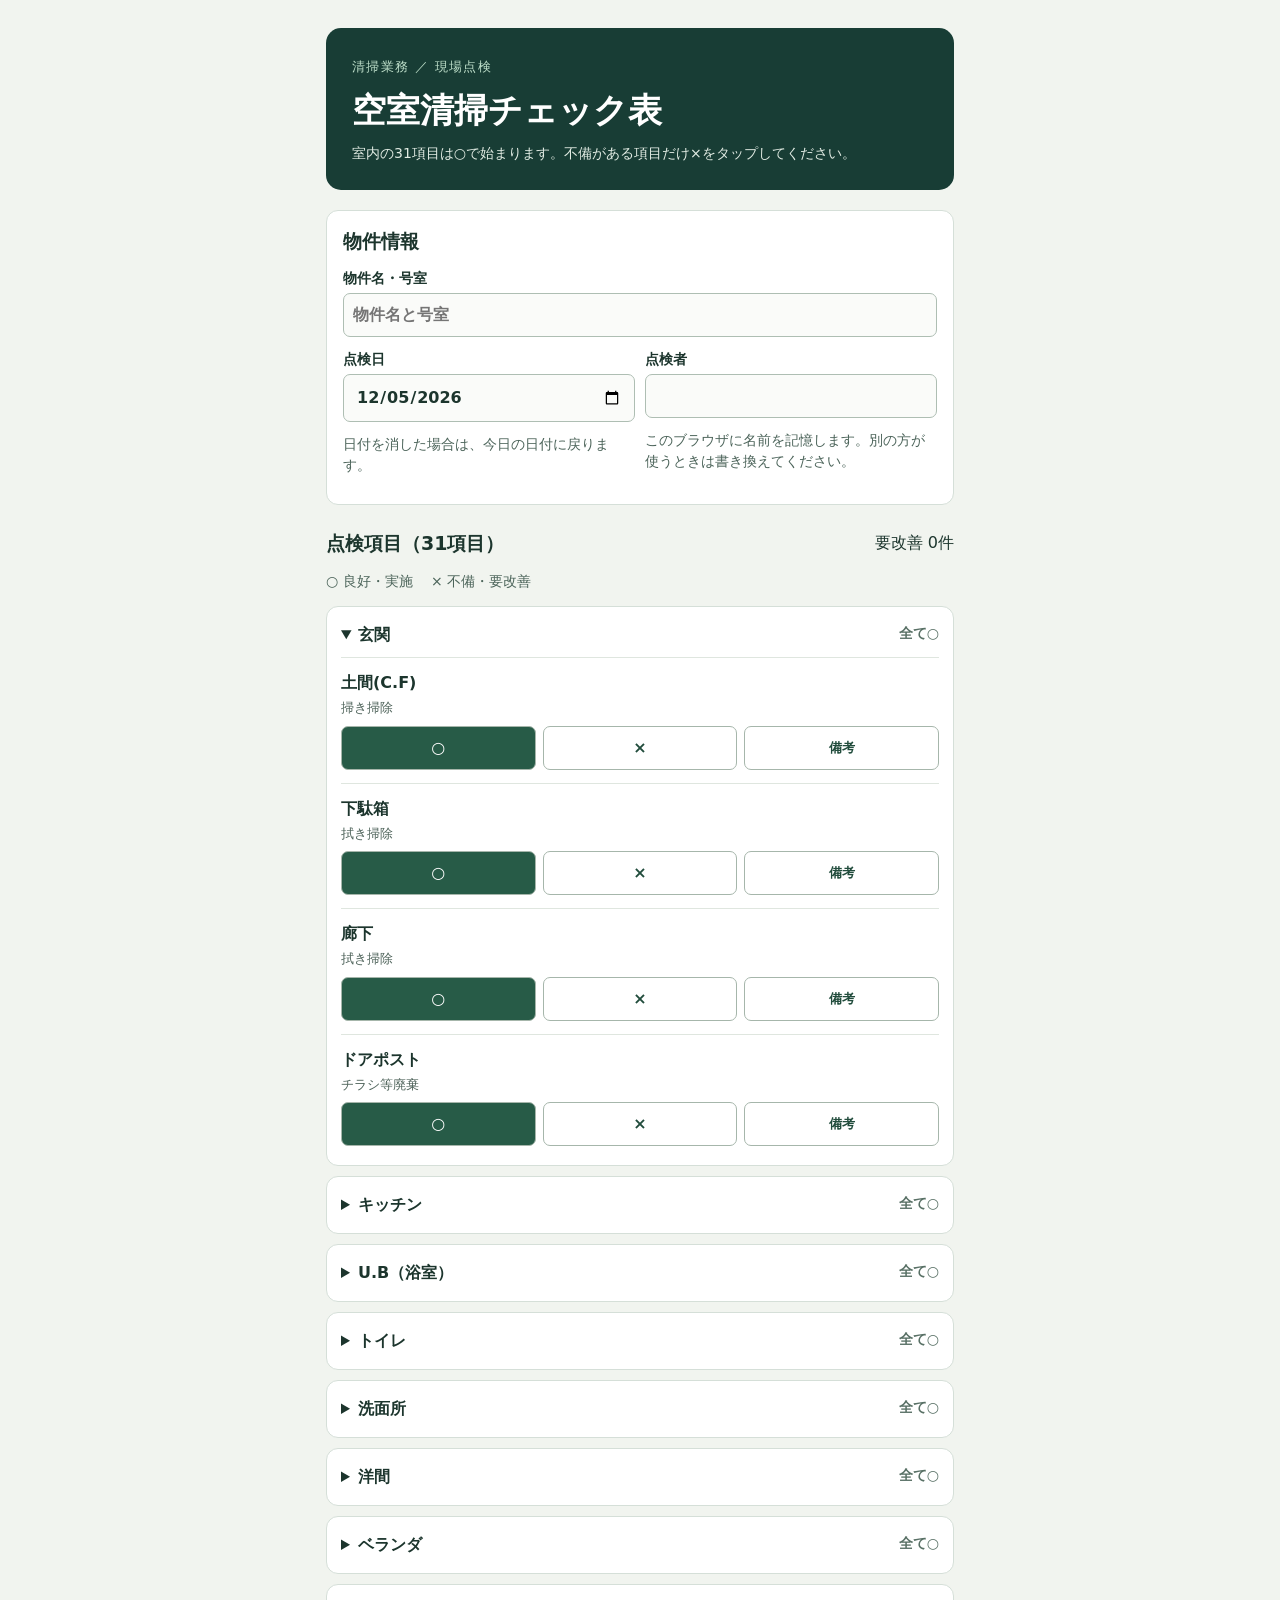
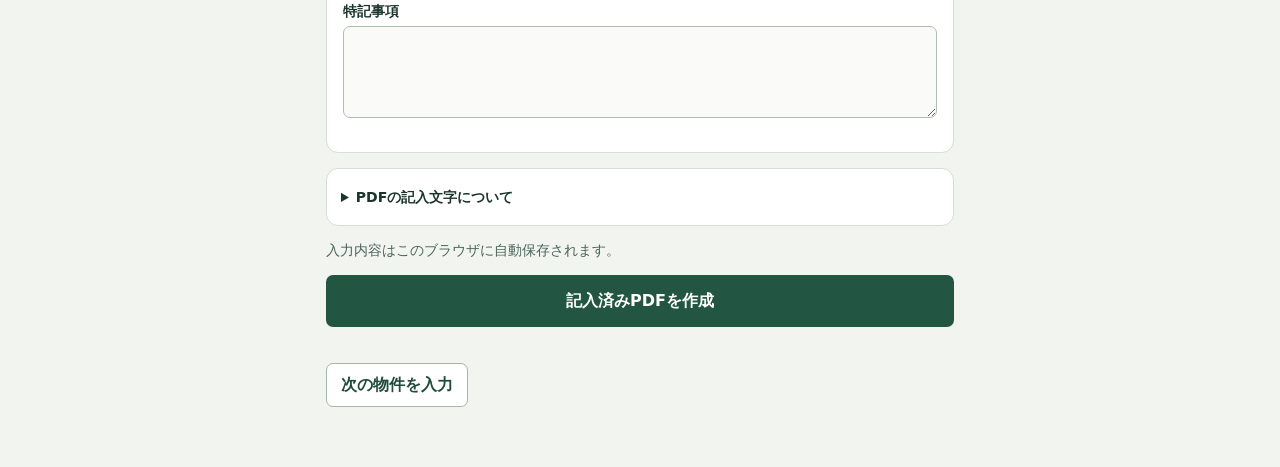
<file: checksheet/index.html>
<!doctype html><html lang="ja"><meta charset="utf-8"><meta name="viewport" content="width=device-width,initial-scale=1"><title>空室清掃チェック表</title><link rel="stylesheet" href="style.css?v=9"><main>
<header><small>清掃業務 ／ 現場点検</small><h1>空室清掃チェック表</h1><p>室内の31項目は○で始まります。不備がある項目だけ×をタップしてください。</p></header>
<form id="form"><section><h2>物件情報</h2><label>物件名・号室<input id="property" required maxlength="60" placeholder="物件名と号室"></label><div class="pair"><label>点検日<input id="date" type="date" min="2019-05-01" max="2117-12-31" required aria-describedby="dateHelp"><small id="dateHelp" class="hint" role="status">日付を消した場合は、今日の日付に戻ります。</small></label><label>点検者<input id="person" required maxlength="30" aria-describedby="personHelp"><small id="personHelp" class="hint">このブラウザに名前を記憶します。別の方が使うときは書き換えてください。</small></label></div></section>
<div class="heading"><h2>点検項目（31項目）</h2><output id="count"></output></div><p class="legend">○ 良好・実施　 × 不備・要改善</p><div id="groups"></div>
<section><label>特記事項<textarea id="notes" rows="3"></textarea></label></section>
<details class="font"><summary>PDFの記入文字について</summary><p>元の用紙と印刷済みの文字はそのまま使用します。追加する文字には原本のメイリオ（Meiryo UI）を使います。原本に含まれない文字は、お手元のメイリオのフォントファイルを選ぶか、下の設定で端末の書体を許可してください。</p><label>メイリオのフォントファイル<input id="fontFile" type="file" accept=".ttc,.ttf,.otf"></label><label class="allow"><input type="checkbox" id="fallback">不足する記入文字だけ端末の書体を使う</label><output id="fontmsg"></output></details>
<p id="saveState" class="hint"></p><button class="primary" type="submit">記入済みPDFを作成</button><p id="message" role="status"></p>
</form>
<section hidden id="result" aria-labelledby="resultTitle">
<h2 id="resultTitle">PDFができました</h2>
<p id="filename"></p>
<button id="share" class="primary" type="button">LINEに送る（共有先を選択）</button>
<p class="hint">共有画面でLINEを選び、送り先を指定してください。端末によってはPDFと一緒にファイル名も送られます。</p>
<p id="shareMessage" role="status"></p>
<button id="preview" type="button">PDFを開いて確認</button>
<button id="download" type="button">PDFを保存</button>
<div id="pdfPreview" hidden><p id="previewStatus" role="status"></p><canvas id="pdfCanvas" aria-label="記入済みPDF"></canvas></div>
<details id="shareHelp"><summary>LINEが表示されない・送れないとき</summary>
<p>iPhoneでは「PDFを保存」で保存したPDFを「ファイル」アプリから開き、共有ボタン → LINEを選びます。</p>
<p>Androidでは「PDFを保存」して、LINEのトークの「＋」→「ファイル」から保存したPDFを選びます。</p>
<p>ChatGPTやLINE内のブラウザを使っている場合は、このアプリ内ブラウザがPDFの共有・保存を制限している可能性があります。</p>
</details>
<button id="edit" type="button">入力内容を修正</button>
</section><button type="button" id="reset">次の物件を入力</button></main><script src="pdf-lib.min.js"></script><script src="items.js?v=10"></script><script src="glyphs.js"></script><script src="app.js?v=10"></script></html>
</file>
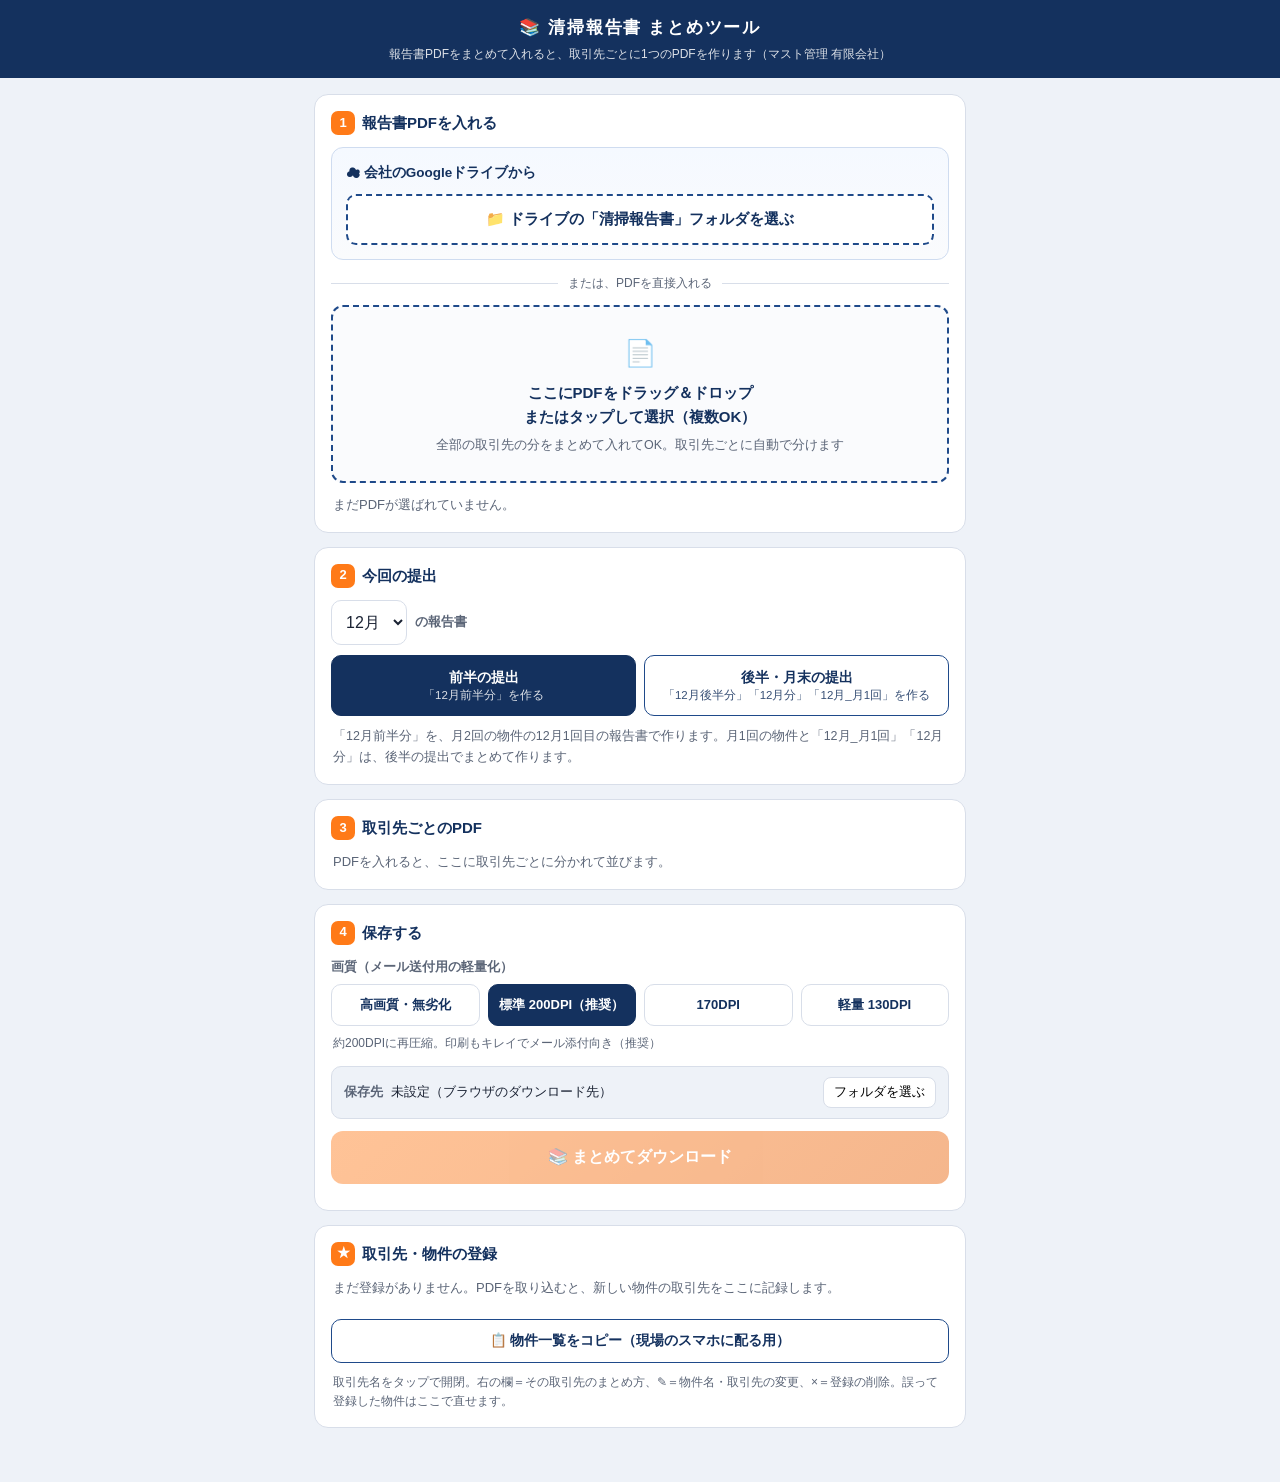
<file: matome/index.html>
<!DOCTYPE html>
<html lang="ja">
<head>
<meta charset="UTF-8">
<meta name="viewport" content="width=device-width, initial-scale=1.0">
<title>報告書まとめツール｜マスト管理 有限会社</title>
<link rel="apple-touch-icon" href="icon-app-v2.png">
<link rel="icon" type="image/svg+xml" href="icon-v2.svg">
<link rel="icon" type="image/png" sizes="32x32" href="favicon-v2.png">
<link rel="manifest" href="manifest-v2.webmanifest">
<meta name="theme-color" content="#14315e">
<meta name="apple-mobile-web-app-capable" content="yes">
<meta name="apple-mobile-web-app-status-bar-style" content="black-translucent">
<meta name="apple-mobile-web-app-title" content="報告書PDF結合">
<!-- 安全対策（2026-10-30）：このページが読み込める・通信できる先を、自分のサイトと会社のドライブの受け取り口（Apps Script）だけに絞る。
     万一おかしなPDFや部品が混ざっても、よその場所から命令を読み込んだり、報告書の中身をよそへ送ったりできないようにするため。
     受け取り口の返事は script.googleusercontent.com から届くので、そこも許可する。 -->
<meta http-equiv="Content-Security-Policy" content="default-src 'self'; script-src 'self' 'unsafe-inline'; style-src 'self' 'unsafe-inline'; img-src 'self' data: blob:; font-src 'self' data:; connect-src 'self' https://script.google.com https://script.googleusercontent.com; worker-src 'self'; manifest-src 'self'; object-src 'none'; base-uri 'none'; form-action 'self'">
<meta name="referrer" content="same-origin">
<!-- PDFの部品は外部のCDNではなく、このサイトの lib/ に置いたものを使う（2026-10-30）。
     CDNが乗っ取られたり書き換えられたりしても影響を受けず、版も勝手に変わらない。
     PDF.js（圧縮で描き直す部品）は使う時にだけ読み込む（loadPdfjs）。 -->
<script src="../lib/pdf-lib-1.17.1.min.js" data-lib="pdf-lib"></script>
<style>
  :root{
    --navy:#14315e; --navy2:#1f4a8a; --orange:#ff7a18; --orange2:#e85d00;
    --bg:#f4f7fb; --bg2:#eef2f8; --line:#d8dee9; --ink:#1a2233; --muted:#5b6577;
  }
  *{box-sizing:border-box;}
  body{ margin:0; font-family:-apple-system,"Hiragino Kaku Gothic ProN","Noto Sans JP",sans-serif;
    color:var(--ink); background:var(--bg2); line-height:1.6; }
  .topbar{ background:var(--navy); color:#fff; padding:14px; text-align:center; }
  .topbar h1{ margin:0; font-size:17px; letter-spacing:.1em; }
  .topbar p{ margin:4px 0 0; font-size:12px; opacity:.85; }
  .wrap{ max-width:680px; margin:0 auto; padding:16px 14px 40px; }
  .card{ background:#fff; border:1px solid var(--line); border-radius:14px; padding:16px; margin-bottom:14px; }
  .card h2{ margin:0 0 12px; font-size:15px; color:var(--navy); display:flex; align-items:center; gap:7px; }
  .card h2 .num{ width:24px; height:24px; border-radius:7px; background:var(--orange); color:#fff; font-size:13px;
    display:inline-flex; align-items:center; justify-content:center; }

  .drop{ display:flex; flex-direction:column; align-items:center; justify-content:center; gap:6px;
    padding:26px 16px; border:2px dashed var(--navy2); border-radius:12px; background:#fafbfd;
    color:var(--navy); font-weight:700; font-size:15px; cursor:pointer; position:relative; text-align:center; }
  .drop.over{ border-color:var(--orange); background:#fff6ee; }
  .drop input[type=file]{ position:absolute; inset:0; opacity:0; cursor:pointer; }
  .drop .big{ font-size:26px; }
  .drop small{ font-weight:400; color:var(--muted); }

  /* 会社のGoogleドライブ（パソコンに同期したフォルダ）から読み込む */
  .drv{ padding:14px; border:1.5px solid #cfdcf0; border-radius:12px; background:linear-gradient(180deg,#f5f9ff 0%,#fafbfd 100%); }
  .drv-head{ font-size:13.5px; font-weight:800; color:var(--navy); margin:0 0 10px; }
  .drv-pick{ width:100%; padding:14px; font-size:15px; font-weight:800; border:2px dashed var(--navy2); border-radius:10px;
    background:#fff; color:var(--navy); cursor:pointer; }
  .drv-row{ display:flex; gap:8px; align-items:stretch; margin-bottom:8px; }
  .drv select{ padding:11px 10px; font-size:15px; border:1.5px solid var(--line); border-radius:10px;
    background:#fff; color:var(--ink); font-family:inherit; }
  .drv-row #drvMonth{ flex:none; }
  .drv-row #drvClient{ flex:1; min-width:0; }
  .drv-seg{ display:grid; grid-template-columns:1fr 1fr; gap:8px; margin-bottom:8px; }
  .drv-seg button{ padding:9px 6px; font-size:14px; font-weight:700; border:1.5px solid var(--navy2); border-radius:10px;
    background:#fff; color:var(--navy); cursor:pointer; line-height:1.35; }
  .drv-seg button small{ display:block; font-size:11px; font-weight:400; opacity:.85; }
  .drv-seg button.active{ background:var(--navy); color:#fff; border-color:var(--navy); }
  .drv-go{ display:block; width:100%; margin-bottom:10px; padding:13px; font-size:16px; font-weight:800; border:none; border-radius:10px; cursor:pointer;
    color:#fff; background:linear-gradient(135deg,var(--orange) 0%,var(--orange2) 100%); }
  .drv-go:disabled{ opacity:.5; cursor:default; }
  .drv-dir{ display:flex; align-items:center; gap:8px; font-size:12px; color:var(--muted); }
  .drv-dir span{ flex:1; min-width:0; overflow-wrap:anywhere; }
  .drv-dir button{ flex:none; border:1px solid var(--line); background:#fff; border-radius:8px; padding:4px 10px;
    font-size:12px; cursor:pointer; color:var(--muted); }
  .drv-dir + .drv-dir{ margin-top:6px; }
  .drv-dir.warn span{ color:#b3500a; font-weight:700; }
  .drv-or{ display:flex; align-items:center; gap:10px; margin:14px 0 12px; font-size:12px; color:var(--muted); }
  .drv-or::before, .drv-or::after{ content:''; flex:1; height:1px; background:var(--line); }
  .status.busy{ display:block; background:#eef3fb; color:var(--navy); border:1px solid #cfdcf0; }

  .sortbar{ display:flex; align-items:center; gap:8px; flex-wrap:wrap; margin-top:12px; }
  .sortbar .lbl{ font-size:12.5px; font-weight:700; color:var(--muted); }
  .sortbar button{ padding:7px 13px; font-size:13px; font-weight:700; border:1.5px solid var(--line);
    border-radius:999px; background:#fff; color:var(--navy); cursor:pointer; }
  .sortbar button.active{ background:var(--navy); color:#fff; border-color:var(--navy); }

  /* 画質（メール送付用の軽量化）セレクター */
  .qbar{ margin-bottom:8px; }
  .qbar .qlbl{ display:block; font-size:12.5px; font-weight:700; color:var(--muted); margin-bottom:7px; }
  .qbar .qbtns{ display:flex; gap:8px; flex-wrap:wrap; }
  .qbar .qbtns button{ flex:1; min-width:100px; padding:11px 8px; font-size:13px; font-weight:700;
    border:1.5px solid var(--line); border-radius:10px; background:#fff; color:var(--navy); cursor:pointer; }
  .qbar .qbtns button.active{ background:var(--navy); color:#fff; border-color:var(--navy); }
  .qhint{ font-size:12px; color:var(--muted); margin:0 2px 14px; line-height:1.5; }

  .plist{ list-style:none; margin:10px 0 0; padding:0; }
  .plist li{ display:flex; align-items:center; gap:8px; padding:9px 10px; border:1px solid var(--line);
    border-radius:10px; margin-bottom:7px; background:#fafbfd; font-size:13.5px; }
  .plist .no{ flex:none; width:24px; height:24px; border-radius:50%; background:var(--navy); color:#fff;
    font-size:12px; font-weight:700; display:inline-flex; align-items:center; justify-content:center; }
  .plist .dt{ flex:none; min-width:46px; text-align:center; padding:3px 7px; border-radius:7px;
    background:#eef2f8; color:var(--navy2); font-size:12px; font-weight:800; }
  .plist .dt.none{ background:#fdeee2; color:var(--orange2); }
  .plist .nm-wrap{ flex:1; min-width:0; display:flex; flex-direction:column; }
  /* 物件名は省略せず折り返す（スマホ幅で「グリーンハ…」となり1と2の区別がつかなくなるため） */
  .plist .nm{ overflow-wrap:anywhere; font-weight:700; line-height:1.4; }
  .plist .tag{ display:inline-block; margin-left:6px; padding:0 6px; border-radius:5px; font-size:10.5px;
    font-weight:800; vertical-align:1px; background:#fdeee2; color:#b3500a; }
  .plist button{ flex:none; width:30px; height:30px; border:1px solid var(--line); border-radius:8px;
    background:#fff; color:var(--navy); font-size:14px; cursor:pointer; }
  .plist button:disabled{ opacity:.3; cursor:default; }
  .plist button.rm{ color:var(--orange2); }
  .empty-note{ margin:12px 2px 0; font-size:13px; color:var(--muted); }

  input[type=text]{ width:100%; padding:13px 12px; font-size:16px;
    border:1.5px solid var(--line); border-radius:10px; color:var(--ink); font-family:inherit; }
  input[type=text]:focus{ outline:none; border-color:var(--orange); }
  .auto-tag{ font-weight:400; color:var(--navy2); }

  /* 今回の提出（何月の・前半か後半か） */
  .per-month{ display:flex; align-items:center; gap:8px; margin-bottom:10px; }
  .per-month select{ padding:12px 10px; font-size:16px; border:1.5px solid var(--line); border-radius:10px;
    background:#fff; color:var(--ink); font-family:inherit; }
  .per-month .pm-note{ font-size:12.5px; font-weight:700; color:var(--muted); }
  .per-btns{ display:grid; grid-template-columns:1fr 1fr; gap:8px; }
  .per-btns button{ padding:11px 8px; font-size:14px; font-weight:700; border:1.5px solid var(--navy2);
    border-radius:10px; background:#fff; color:var(--navy); cursor:pointer; line-height:1.45; }
  .per-btns button small{ display:block; font-size:11.5px; font-weight:400; opacity:.85; }
  .per-btns button.active{ background:var(--navy); color:#fff; border-color:var(--navy); }
  .rd-note{ margin:10px 2px 0; font-size:12.5px; color:var(--muted); line-height:1.7; }

  .btn-merge{ width:100%; padding:16px; font-size:16px; font-weight:800; border:none; border-radius:12px;
    cursor:pointer; color:#fff; background:linear-gradient(135deg,var(--orange) 0%,var(--orange2) 100%); }
  .btn-merge:disabled{ opacity:.45; cursor:default; }
  .status{ margin-top:12px; padding:11px 14px; border-radius:10px; font-size:13.5px; font-weight:700;
    text-align:center; display:none; white-space:pre-line; }
  .status.ok{ display:block; background:#e9f7ec; color:#1b7a36; border:1px solid #bfe5c8; }
  .status.ng{ display:block; background:#fdeee2; color:#b3500a; border:1px solid #f7c9a3; }
  .hint{ font-size:12px; color:var(--muted); margin:10px 2px 0; }

  /* 取引先ごとのPDF（1社＝1枚のカード） */
  .cg{ border:1px solid var(--line); border-radius:12px; padding:12px; margin-top:10px; background:#fff; }
  .cg.ready{ border-left:4px solid var(--navy2); }
  .cg.later{ background:#f7f8fa; }
  .cg.needstyle{ border-color:#f0d488; background:#fffdf5; }
  .cg-head{ display:flex; align-items:center; gap:8px; flex-wrap:wrap; }
  .cg-name{ flex:1; min-width:150px; font-weight:800; color:var(--navy); font-size:14.5px; overflow-wrap:anywhere; }
  .cg-part{ display:inline-block; margin-left:8px; padding:1px 8px; border-radius:999px; background:var(--bg2);
    color:var(--navy2); font-size:11.5px; font-weight:700; vertical-align:2px; }
  .cg-cnt{ flex:none; font-size:11.5px; font-weight:800; color:#fff; background:var(--navy2); border-radius:999px; padding:1px 9px; }
  .cg-style{ flex:none; padding:6px 8px; font-size:13px; border:1.5px solid var(--line); border-radius:8px;
    background:#fff; color:var(--navy); font-family:inherit; font-weight:700; }
  .cg-fname{ margin:8px 0 0; padding:8px 10px; border-radius:8px; background:#eef2f8; font-size:13px;
    font-weight:700; color:var(--navy); overflow-wrap:anywhere; }
  .cg-note{ margin:8px 0 0; font-size:12.5px; color:var(--muted); line-height:1.6; }
  .cg-warn{ margin:8px 0 0; padding:9px 11px; border-radius:9px; font-size:12.5px; font-weight:700; line-height:1.7; }
  .cg-warn.miss{ background:#fff8e6; border:1px solid #f0d488; color:#8a6400; }
  .cg-warn.dup{ background:#fdeee2; border:1px solid #f7c9a3; color:#b3500a; }
  .cg-warn .cw-title{ font-weight:800; margin-bottom:2px; }
  .cg-toggle{ background:none; border:none; padding:8px 0 0; color:var(--navy2); font-size:13px; font-weight:700; cursor:pointer; }
  /* 前半分／後半分のもう一方に回した報告書。見分けが違っていたら、ここから今回のPDFに入れられる */
  .skip-row{ display:flex; align-items:center; gap:8px; padding:5px 0; font-size:13px; border-top:1px dashed var(--line); }
  .skip-row:first-of-type{ border-top:none; }
  .skip-row .sk-name{ flex:1; min-width:0; overflow-wrap:anywhere; color:var(--ink); }
  .skip-row button{ flex:none; border:1px solid var(--navy2); background:#fff; color:var(--navy); border-radius:7px;
    padding:4px 10px; font-size:12px; font-weight:700; cursor:pointer; }
  .skip-row button:active{ background:var(--bg2); }
  .cg-foot{ display:flex; align-items:center; gap:10px; margin-top:10px; flex-wrap:wrap; }
  .cg-save{ padding:9px 14px; border-radius:9px; border:1.5px solid var(--navy2); background:#fff; color:var(--navy);
    font-weight:700; font-size:13px; cursor:pointer; }
  .cg-save:disabled{ opacity:.45; cursor:default; }
  .cg-done{ font-size:12.5px; font-weight:700; color:#1b7a36; }
  .cg-pick{ display:grid; gap:8px; margin-top:10px; }
  .cg-pick button{ text-align:left; padding:10px 12px; border:1.5px solid var(--navy2); border-radius:10px;
    background:#fff; color:var(--navy); font-weight:700; font-size:13.5px; cursor:pointer; }
  .cg-pick button small{ display:block; font-weight:400; color:var(--muted); font-size:12px; }
  .absent{ margin-top:12px; padding:12px 14px; border-radius:10px; background:#fff8e6; border:1px solid #f0d488;
    font-size:13px; font-weight:700; color:#8a6400; line-height:1.7; }
  #saveStatus{ text-align:left; }

  /* 登録一覧（取引先・物件マスタ） */
  .mg-client{ border:1px solid var(--line); border-radius:10px; padding:10px 12px; margin-bottom:8px; background:#fafbfd; }
  .mg-cname{ display:flex; align-items:center; gap:8px; font-weight:800; color:var(--navy); font-size:13.5px; cursor:pointer; user-select:none; }
  .mg-caret{ flex:none; font-size:10px; color:var(--muted); width:12px; }
  .mg-ctitle{ flex:1; min-width:0; overflow:hidden; text-overflow:ellipsis; white-space:nowrap; }
  .mg-cnt{ flex:none; font-size:11px; font-weight:800; color:#fff; background:var(--navy2); border-radius:999px; padding:1px 9px; }
  .mg-rows{ margin-top:6px; }
  .mg-row{ display:flex; align-items:center; gap:8px; padding:4px 0; }
  .mg-pname{ flex:1; font-size:13px; min-width:0; overflow:hidden; text-overflow:ellipsis; white-space:nowrap; }
  .mg-row button{ flex:none; width:30px; height:30px; border:1px solid var(--line); border-radius:8px; background:#fff; cursor:pointer; }
  .mg-row button.rm{ color:var(--orange2); }
  /* まとめた名前（別名）。まとめ先の物件の下に一段さげて出す */
  .mg-alias{ display:flex; align-items:center; gap:8px; padding:0 0 4px 18px; }
  .mg-aname{ flex:1; min-width:0; font-size:12px; color:var(--muted); overflow-wrap:anywhere; line-height:1.5; }
  .mg-alias button{ flex:none; padding:4px 10px; font-size:12px; font-weight:700; border:1px solid var(--navy2);
    border-radius:7px; background:#fff; color:var(--navy2); cursor:pointer; white-space:nowrap; }

  /* まとめた直後だけ出る「取り消す」 */
  .undo-bar{ position:fixed; left:50%; bottom:16px; transform:translateX(-50%); width:calc(100% - 32px); max-width:560px;
    background:var(--navy); color:#fff; border-radius:12px; padding:8px 40px 8px 14px; box-shadow:0 6px 24px rgba(20,30,50,.3);
    z-index:40; display:none; }
  .ub-row{ display:flex; align-items:center; gap:10px; padding:4px 0; }
  .ub-msg{ flex:1; min-width:0; font-size:13px; font-weight:700; line-height:1.5; overflow-wrap:anywhere; }
  .ub-undo{ flex:none; padding:7px 13px; border:none; border-radius:8px; background:var(--orange); color:#fff;
    font-weight:800; font-size:13px; cursor:pointer; white-space:nowrap; }
  .ub-close{ position:absolute; top:6px; right:6px; width:30px; height:30px; border:none; background:transparent;
    color:#fff; opacity:.7; font-size:16px; cursor:pointer; }

  /* 大量登録に備えた整理：件数表示・検索・スクロール上限 */
  .list-count{ font-size:12px; font-weight:700; color:var(--muted); margin:10px 2px 0; }
  .scroll-box{ max-height:340px; overflow:auto; margin-top:6px; -webkit-overflow-scrolling:touch; }
  .search-box{ margin-bottom:10px; }
  .search-box input{ background:#fafbfd; }

  /* 新規物件の取引先を聞くモーダル */
  .btn-copy{ display:block; width:100%; margin-top:14px; padding:12px; border-radius:10px; cursor:pointer;
    border:1.5px solid var(--navy2); background:#fff; color:var(--navy); font-size:13.5px; font-weight:700; }
  .btn-copy:active{ background:var(--bg2); }
  .copy-note{ font-size:12.5px; line-height:1.7; color:var(--muted); margin:8px 2px 0; white-space:pre-wrap; }
  .copy-note.ok{ color:#14532d; }
  .btn-reset{ display:block; width:100%; margin-top:12px; padding:11px; border-radius:10px; cursor:pointer;
    border:1px solid #fca5a5; background:#fff5f5; color:#b91c1c; font-size:13.5px; font-weight:700; }
  .btn-reset:active{ background:#fee2e2; }
  .savedir{ display:flex; align-items:center; flex-wrap:wrap; gap:8px; margin:0 0 12px; padding:10px 12px;
    background:var(--bg2); border:1px solid var(--line); border-radius:10px; font-size:13px; }
  .savedir .sd-lbl{ font-weight:700; color:var(--muted); flex:none; }
  .savedir .sd-val{ flex:1; min-width:120px; overflow-wrap:anywhere; }
  .savedir button{ flex:none; border:1px solid var(--line); background:#fff; border-radius:8px;
    padding:6px 10px; font-size:12.5px; cursor:pointer; }
  .savedir button:active{ background:var(--bg2); }
  .m-hint{ background:#eff6ff; border:1px solid #bfdbfe; border-radius:10px; padding:11px 12px; margin:10px 0 4px; }
  .m-hint .mh-q{ font-size:13px; line-height:1.7; margin:0 0 9px; color:#1e3a8a; }
  .m-hint .mh-q b{ color:#1d4ed8; }
  .m-hint .mh-yes{ display:block; width:100%; padding:9px; border-radius:9px; cursor:pointer;
    border:1px solid #bfdbfe; background:#fff; color:#1e3a8a; font-size:13px; font-weight:700; }
  .m-hint .mh-yes:active{ background:#dbeafe; }
  .m-same{ background:#fff7ed; border:1px solid #fed7aa; border-radius:10px; padding:12px; margin:10px 0 4px; }
  .m-same .ms-q{ font-size:14px; line-height:1.7; margin:0 0 10px; color:#7c2d12; }
  .m-same .ms-q b{ color:#b3500a; }
  .m-same button{ display:block; width:100%; margin-top:8px; padding:11px; border-radius:9px;
    font-size:14px; font-weight:700; cursor:pointer; }
  .m-same .ms-yes{ border:none; background:var(--orange2); color:#fff; }
  .m-same .ms-no{ border:1px solid var(--line); background:#fff; color:var(--ink); }
  .miss-row{ display:flex; align-items:center; gap:6px; padding:3px 0; }
  .miss-row .mr-name{ flex:1; min-width:0; overflow-wrap:anywhere; }
  .miss-row button{ flex:none; border:1px solid #e2c98a; background:#fffdf5; color:#8a6400;
    border-radius:7px; padding:5px 8px; font-size:11.5px; cursor:pointer; white-space:nowrap; }
  .miss-row button:active{ background:#fff4d6; }
  .modal-bg{ position:fixed; inset:0; background:rgba(20,30,50,.55); display:none; align-items:center; justify-content:center; padding:18px; z-index:50; }
  .modal{ background:#fff; border-radius:16px; padding:18px; max-width:420px; width:100%; max-height:86vh; overflow:auto; }
  .modal h3{ margin:0 0 6px; color:var(--navy); font-size:16px; }
  .m-prop{ font-size:17px; font-weight:800; color:var(--orange2); margin:4px 0 10px; word-break:break-all; }
  .modal input.m-prop-edit{ font-size:17px; font-weight:800; color:var(--navy); margin:4px 0 10px; }
  .m-name-err{ margin:-4px 2px 10px; font-size:12.5px; font-weight:700; color:#b3500a; }
  /* まとめるボタンの2行目：「消える名前」→「残る名前」 */
  .mv{ display:block; margin-top:3px; font-size:12.5px; font-weight:400; line-height:1.5; overflow-wrap:anywhere; }
  .mv b{ font-weight:800; }
  .m-msg{ font-size:13px; color:var(--muted); margin:0 0 12px; }
  .m-sub{ font-size:12px; font-weight:700; color:var(--muted); margin:0 0 7px; }
  .m-clients{ display:flex; flex-wrap:wrap; gap:8px; margin-bottom:14px; }
  .chip{ padding:9px 14px; border:1.5px solid var(--navy2); border-radius:999px; background:#fff; color:var(--navy); font-weight:700; font-size:14px; cursor:pointer; }
  .m-none{ font-size:13px; color:var(--muted); }
  .m-new{ display:flex; gap:8px; margin-bottom:14px; }
  .m-new input{ flex:1; }
  .m-new button{ flex:none; padding:0 14px; border:none; border-radius:10px; background:var(--navy); color:#fff; font-weight:700; cursor:pointer; }
  .m-skip{ width:100%; padding:12px; border:1.5px solid var(--line); border-radius:10px; background:#fff; color:var(--muted); font-weight:700; cursor:pointer; }
  .chip.sel{ background:var(--navy); color:#fff; border-color:var(--navy); }
  .m-freq{ display:flex; gap:8px; margin-bottom:14px; }
  .m-freq button{ flex:1; padding:11px; border:1.5px solid var(--navy2); border-radius:10px; background:#fff; color:var(--navy); font-weight:700; font-size:14px; cursor:pointer; }
  .m-freq button.sel{ background:var(--navy); color:#fff; border-color:var(--navy); }
  .m-sel{ font-size:13px; font-weight:700; color:var(--navy); background:#eef2f8; border-radius:8px; padding:8px 10px; margin:0 0 12px; }
  .m-sel.empty{ color:#a0a6b0; }
  .m-preset{ font-size:12px; color:var(--navy2); margin:-6px 2px 12px; }
  .m-confirm{ width:100%; padding:13px; border:none; border-radius:10px; background:linear-gradient(135deg,var(--orange),var(--orange2)); color:#fff; font-weight:800; font-size:15px; cursor:pointer; margin-bottom:8px; }
  .m-confirm:disabled{ opacity:.45; cursor:default; }

  .mg-style{ flex:none; padding:3px 6px; font-size:11.5px; border:1px solid var(--line); border-radius:7px;
    background:#fff; color:var(--navy2); font-family:inherit; font-weight:700; }
  .mg-fbadge{ flex:none; font-size:10px; font-weight:800; padding:2px 7px; border-radius:6px; background:#eef2f8; color:var(--navy2); }
  .mg-fbadge.q{ background:#fdeee2; color:var(--orange2); }
</style>
</head>
<body>

<div class="topbar">
  <h1>📚 清掃報告書 まとめツール</h1>
  <p>報告書PDFをまとめて入れると、取引先ごとに1つのPDFを作ります（マスト管理 有限会社）</p>
</div>

<div class="wrap">

  <div class="card">
    <h2><span class="num">1</span>報告書PDFを入れる</h2>
    <div class="drv" id="drv" style="display:none">
      <p class="drv-head">☁ 会社のGoogleドライブから</p>
      <button class="drv-pick" id="drvSetup" onclick="pickSrcDir()">📁 ドライブの「清掃報告書」フォルダを選ぶ</button>
      <div id="drvMain">
        <div class="drv-row">
          <select id="drvMonth" onchange="drvYM=this.value"></select>
          <select id="drvClient"></select>
        </div>
        <div class="drv-seg" id="drvSeg">
          <button data-h="h1" onclick="setDrvHalf('h1')">前半の提出<small>前半分</small></button>
          <button data-h="h2" onclick="setDrvHalf('h2')">後半・月末の提出<small>後半分・月分・月1回</small></button>
        </div>
        <button class="drv-go" id="drvGo" onclick="loadFromDrive()">☁ 読み込む</button>
        <div class="drv-dir"><span id="drvDir"></span><button onclick="pickSrcDir()">フォルダを変える</button></div>
        <div class="drv-dir" id="drvKeep"><span id="drvKeepVal"></span><button id="drvKeepPick" onclick="pickSaveDir()">保存先を選ぶ</button></div>
      </div>
    </div>
    <div class="drv-or" id="drvOr" style="display:none">または、PDFを直接入れる</div>
    <label class="drop" id="drop">
      <span class="big">📄</span>
      <span>ここにPDFをドラッグ＆ドロップ<br>またはタップして選択（複数OK）</span>
      <small>全部の取引先の分をまとめて入れてOK。取引先ごとに自動で分けます</small>
      <input type="file" id="pdfInput" accept="application/pdf,.pdf" multiple>
    </label>
    <p class="list-count" id="loadCount" style="display:none"></p>
    <p class="empty-note" id="emptyNote">まだPDFが選ばれていません。</p>
    <div class="status" id="status"></div>
    <button class="btn-reset" id="btnReset" onclick="resetAll()" style="display:none">🔄 最初からやり直す（取り込んだPDFを全部消す）</button>
  </div>

  <div class="card">
    <h2><span class="num">2</span>今回の提出<span class="auto-tag" id="roundAuto"></span></h2>
    <div class="per-month">
      <select id="f_month" onchange="onMonthChange()"></select>
      <span class="pm-note">の報告書</span>
    </div>
    <div class="per-btns" id="roundBtns">
      <button data-r="h1" onclick="setRound('h1')">前半の提出<small id="rbH1">「前半分」を作る</small></button>
      <button data-r="h2" onclick="setRound('h2')">後半・月末の提出<small id="rbH2">「後半分」「月分」「月1回」を作る</small></button>
    </div>
    <p class="rd-note" id="roundNote"></p>
  </div>

  <div class="card">
    <h2><span class="num">3</span>取引先ごとのPDF</h2>
    <p class="empty-note" id="groupsEmpty">PDFを入れると、ここに取引先ごとに分かれて並びます。</p>
    <div class="sortbar" id="sortbar" style="display:none">
      <span class="lbl">並び順：</span>
      <button id="sortDate" onclick="sortBy('date')">📅 清掃日順</button>
      <button id="sortName" onclick="sortBy('prop')">🏢 物件名順</button>
    </div>
    <div id="groups"></div>
    <div class="absent" id="absent" style="display:none"></div>
    <p class="hint" id="groupsHint" style="display:none">「報告書を表示」で中身の一覧が開きます。↑↓で順番を入れかえると、その順番どおりに結合します。</p>
  </div>

  <div class="card">
    <h2><span class="num">4</span>保存する</h2>
    <div class="qbar" id="qbar">
      <span class="qlbl">画質（メール送付用の軽量化）</span>
      <div class="qbtns">
        <button data-q="hi" onclick="setQ('hi')">高画質・無劣化</button>
        <button data-q="std" class="active" onclick="setQ('std')">標準 200DPI（推奨）</button>
        <button data-q="mid" onclick="setQ('mid')">170DPI</button>
        <button data-q="lite" onclick="setQ('lite')">軽量 130DPI</button>
      </div>
    </div>
    <p class="qhint" id="qHint"></p>
    <div class="savedir" id="saveDirWrap">
      <span class="sd-lbl">保存先</span>
      <span class="sd-val" id="sdVal">未設定（ブラウザのダウンロード先）</span>
      <button id="sdPick" onclick="pickSaveDir()">フォルダを選ぶ</button>
      <button id="sdClear" onclick="clearSaveDir()" style="display:none">解除</button>
    </div>
    <button class="btn-merge" id="btnMerge" onclick="saveAll()" disabled>📚 まとめて保存</button>
    <p class="hint" id="saveHint"></p>
    <div class="status" id="saveStatus"></div>
  </div>

  <div class="card">
    <h2><span class="num">★</span>取引先・物件の登録</h2>
    <p class="empty-note" id="mgmtEmpty">まだ登録がありません。PDFを取り込むと、新しい物件の取引先をここに記録します。</p>
    <p class="list-count" id="mgmtCount" style="display:none"></p>
    <div class="search-box" id="mgmtSearchWrap" style="display:none">
      <input type="text" id="mgmtSearchBox" placeholder="🔎 物件名・取引先で検索" oninput="mgmtQuery=this.value; renderMgmt();">
    </div>
    <div class="scroll-box" id="mgmtScroll"><div id="mgmtList"></div></div>
    <button class="btn-copy" id="btnCopyList" onclick="copyPlaceList()">📋 物件一覧をコピー（現場のスマホに配る用）</button>
    <p class="copy-note" id="copyNote"></p>
    <p class="hint">取引先名をタップで開閉。右の欄＝その取引先のまとめ方、✎＝物件名・取引先の変更、×＝登録の削除。誤って登録した物件はここで直せます。</p>
  </div>


</div>

<!-- 新規物件の取引先・頻度を確認するモーダル -->
<div class="modal-bg" id="modalBg">
  <div class="modal">
    <h3 id="mTitle">新しい物件です</h3>
    <p class="m-prop" id="mProp"></p>
    <!-- ✎ の画面だけ、物件名そのものを直せる -->
    <input type="text" class="m-prop-edit" id="mPropEdit" style="display:none" oninput="updateConfirm()">
    <p class="m-name-err" id="mNameErr" style="display:none"></p>
    <p class="m-msg" id="mMsg">この物件を取り込みますか？取引先と清掃頻度を選んでください。</p>
    <!-- 似た名前が登録済みのときだけ出る。ここで「同じ」と答えれば新規登録せずにまとめる。
         ボタンには「どちらの名前が残るか」を矢印の形で出す（矢印の先が残る） -->
    <div class="m-same" id="mSame" style="display:none">
      <p class="ms-q">登録ずみの <b id="msName"></b> と同じ物件ではありませんか？</p>
      <button class="ms-yes" onclick="answerSame(true)">はい、同じ物件です<span class="mv">「<span id="msFrom"></span>」→「<b id="msTo"></b>」にまとめる</span></button>
      <button class="ms-no" onclick="answerSame(false)">いいえ、別の物件です</button>
    </div>
    <!-- 判定が微妙なもの。既定は新規登録のまま＝押さなければ何も起きない -->
    <div class="m-hint" id="mHint" style="display:none">
      <p class="mh-q">似た名前が登録されています：<b id="mhName"></b><br>
        別の物件ならこのまま取引先を選んでください。</p>
      <button class="mh-yes" onclick="useHint()">同じ物件だった<span class="mv">「<span id="mhFrom"></span>」→「<b id="mhTo"></b>」にまとめる</span></button>
    </div>
    <!-- 「まとめる」＝この名前を、どの物件の別名にするか選ぶ。選んでから矢印の形のボタンで確定 -->
    <div class="m-merge" id="mMerge" style="display:none">
      <p class="m-sub">どの物件と同じですか？</p>
      <div class="m-clients" id="mMergeList"></div>
      <button class="m-confirm" id="mMergeGo" onclick="doMerge()" disabled>まとめる</button>
    </div>
    <div id="mNormal">
    <!-- 選ぶ前から場所を取っておく（選んだ瞬間に下のボタンがずれて押し間違えるのを防ぐ） -->
    <p class="m-sel empty" id="mSelClient">取引先：まだ選ばれていません</p>
    <p class="m-preset" id="mPreset" style="display:none"></p>
    <p class="m-sub" id="mSubExisting">登録済みの取引先から選ぶ</p>
    <div class="m-clients" id="mClients"></div>
    <p class="m-sub">新しい取引先を登録する</p>
    <div class="m-new">
      <input type="text" id="mNewClient" placeholder="取引先名を入力（例：〇〇不動産）">
      <button onclick="setNewClient()">選択</button>
    </div>
    <p class="m-sub">清掃の頻度</p>
    <div class="m-freq" id="mFreq">
      <button data-f="2" onclick="setFreq('2')">月2回</button>
      <button data-f="1" onclick="setFreq('1')">月1回</button>
    </div>
    </div>
    <button class="m-confirm" id="mConfirm" onclick="confirmModal()" disabled>取り込む</button>
    <button class="m-skip" id="mSkip" onclick="resolvePick(null)">取り込まない（除外）</button>
  </div>
</div>

<div class="undo-bar" id="undoBar"></div>

<script>
  let items = [];          // {id, name, bytes, date, prop, client, created}
  let itemSeq = 0;         // items の通し番号（保存済みかどうかの照合に使う）
  let curSort = 'date';    // 'date' | 'prop' | null(手動)
  let mgmtQuery = '';        // 登録一覧の検索文字
  let collapsedClients = {}; // 取引先名→true で折りたたみ
  let quality = 'std';       // 'hi'=無劣化そのまま / 'std'=標準圧縮 / 'lite'=軽量圧縮
  /* 圧縮時は pdf.js で各ページを目標DPIに描き直す。
     2026-10-30 に 3.11.174 → 6.4.299 へ上げた。3.11.174 には「細工したPDFを開くとページ内で勝手に命令が動く」弱点
     （CVE-2024-4367）があり、ドライブの受け取り口から届いたPDFをこのPCで描き直す流れになったため。
     部品はこのサイトの lib/ に置いたもの。圧縮を選んだ時にだけ読み込むので、ふだんの起動は重くならない。 */
  const LIB_DIR = new URL('.', document.querySelector('script[data-lib="pdf-lib"]').src).href;   // …/lib/（本番・検証用どちらでも合う）
  const PDFJS_DIR = LIB_DIR + 'pdfjs-6.4.299/';
  let _pdfjs = null;
  async function loadPdfjs(){
    if(!_pdfjs){
      const m = await import(PDFJS_DIR + 'pdf.min.js');
      m.GlobalWorkerOptions.workerSrc = PDFJS_DIR + 'pdf.worker.min.js';
      _pdfjs = m;
    }
    return _pdfjs;
  }
  const QCFG = { std:{ dpi:200, jpeg:0.85 }, mid:{ dpi:170, jpeg:0.85 }, lite:{ dpi:130, jpeg:0.78 } };   // 高画質(hi)は再圧縮なし

  /* ===== 物件名→取引先 の対応表（端末に記憶・1回目だけ手入力すれば次回から自動） ===== */
  const LS_KEY = 'must_property_map';
  let persistFailed = false;   // プライベートモード/容量超過などで保存できなかった
  function persist(key, obj){ try{ localStorage.setItem(key, JSON.stringify(obj)); return true; }catch(e){ persistFailed = true; return false; } }
  function loadMap(){ try{ return JSON.parse(localStorage.getItem(LS_KEY)) || {}; }catch(e){ return {}; } }
  function saveMap(){ persist(LS_KEY, propMap); }
  let propMap = loadMap();
  function clientList(){ return [...new Set(Object.values(propMap))].sort((a,b)=>a.localeCompare(b,'ja')); }
  function lookupClient(prop){ return Object.prototype.hasOwnProperty.call(propMap, prop) ? propMap[prop] : null; }

  /* ===== 表記ゆれ対策：照合だけ正規化する（表示名は登録された表記のまま） =====
     半角/全角の数字・英字、空白の有無、ハイフンの種類、中黒などが違っても同じ物件として扱う。
     報告書ツールの normKey と同じ規則にしてあるので、両ツールの判定がずれない。 */
  /* ===== 番号の書き分けをそろえる =====
     同じ建物でも「グレース5」「グレースV」「グレースⅤ」「グレース五」と書かれる。
     全部おなじ 5 として扱えるよう、番号らしき部分を算用数字に直す。
     ただし語の一部を壊さないよう、英字は「ひとかたまり全部がローマ数字の時だけ」直す
     （ivy館 → そのまま、mixiビル → そのまま、グレースv → グレース5）。 */
  const UNI_ROMAN = {'Ⅰ':1,'Ⅱ':2,'Ⅲ':3,'Ⅳ':4,'Ⅴ':5,'Ⅵ':6,'Ⅶ':7,'Ⅷ':8,'Ⅸ':9,'Ⅹ':10,'Ⅺ':11,'Ⅻ':12,
                     'ⅰ':1,'ⅱ':2,'ⅲ':3,'ⅳ':4,'ⅴ':5,'ⅵ':6,'ⅶ':7,'ⅷ':8,'ⅸ':9,'ⅹ':10,'ⅺ':11,'ⅻ':12};
  function intToRoman(n){
    const tbl=[[10,'x'],[9,'ix'],[5,'v'],[4,'iv'],[1,'i']];
    let out=''; for(const [v,r] of tbl){ while(n>=v){ out+=r; n-=v; } } return out;
  }
  function romanToInt(r){
    const v={i:1,v:5,x:10}; let n=0;
    for(let i=0;i<r.length;i++){ const c=v[r[i]], nx=v[r[i+1]]||0; n += (nx>c ? -c : c); }
    return (n>0 && n<=39 && intToRoman(n)===r) ? n : 0;   // 正しい書き方のものだけ採用（iiii や vv は数字とみなさない）
  }
  const KANJI_NUM={'一':1,'二':2,'三':3,'四':4,'五':5,'六':6,'七':7,'八':8,'九':9};
  function kanjiToInt(k){                                  // 一〜九・十・十一〜九十九
    if(KANJI_NUM[k]) return KANJI_NUM[k];
    if(k==='十') return 10;
    let m=k.match(/^([一二三四五六七八九])?十([一二三四五六七八九])?$/);
    if(m) return (m[1]?KANJI_NUM[m[1]]:1)*10 + (m[2]?KANJI_NUM[m[2]]:0);
    return 0;
  }
  function normKey(s){
    let t=String(s||'');
    // ローマ数字（Ⅴ）は NFKC でラテン文字 V に化けてしまうので、その前に算用数字へ直す
    t=t.replace(/[Ⅰ-Ⅻⅰ-ⅻ]/g, c=>String(UNI_ROMAN[c]||c));
    try{ t=t.normalize('NFKC'); }catch(e){}     // 全角英数→半角、半角カナ→全角
    t=t.toLowerCase()
      .replace(/[\s　]/g,'')                    // 空白（半角・全角）は無視
      .replace(/[‐‑‒–—―−ｰ]/g,'-')             // ハイフン類を統一
      .replace(/(\d)ー/g,'$1-')                 // 数字のあとの長音符はハイフンの打ち間違いとみなす
      .replace(/[・･,、.。]/g,'')                // 中黒・句読点は無視
      .replace(/[ぁ-ゖ]/g, c=>String.fromCharCode(c.charCodeAt(0)+0x60));  // ひらがな→カタカナ
    t=t.replace(/[a-z]+/g, w=>{ const v=romanToInt(w); return v?String(v):w; });      // V → 5（語全体がローマ数字の時だけ）
    t=t.replace(/[一二三四五六七八九十]+/g, w=>{ const v=kanjiToInt(w); return v?String(v):w; });  // 五 → 5
    return t;
  }

  function normIndex(){                          // 照合キー → 登録ずみの正式表記
    const idx={};
    Object.keys(propMap).forEach(p=>{ const k=normKey(p); if(k && !(k in idx)) idx[k]=p; });
    return idx;
  }
  /* ===== 別名（エイリアス） =====
     normKey で吸収しきれない打ち間違い（「文京マンション」と「文京マンシヨン」など）を、
     利用者が一度「同じ物件です」と答えたら覚えておき、次回から自動で寄せる。
     形は { 照合キー: 正式な物件名 }。正式名そのものは propMap 側で管理する。 */
  const LS_ALIAS = 'must_property_alias';
  function loadAlias(){ try{ return JSON.parse(localStorage.getItem(LS_ALIAS)) || {}; }catch(e){ return {}; } }
  let aliasMap = loadAlias();
  /* 別名の元の書き方 { 照合キー: まとめたときの物件名 }。照合キーは全角→半角・ひらがな→カタカナ等に
     直してあって画面に出すと別物に見えるので、登録一覧にはこちらを出す（この版より前の別名には無い） */
  const LS_ALIAS_NAME = 'must_property_alias_name';
  function loadAliasName(){ try{ return JSON.parse(localStorage.getItem(LS_ALIAS_NAME)) || {}; }catch(e){ return {}; } }
  let aliasName = loadAliasName();
  function saveAlias(){ persist(LS_ALIAS, aliasMap); persist(LS_ALIAS_NAME, aliasName); }
  function addAlias(variant, canonical){
    const k=normKey(variant);
    if(!k || !canonical || k===normKey(canonical)) return null;
    aliasMap[k]=canonical; aliasName[k]=variant; saveAlias();
    return k;
  }
  function hasProp(p){ return Object.prototype.hasOwnProperty.call(propMap, p); }
  function aliasLabel(k){
    const it = items.find(it=>it.raw && normKey(it.raw)===k);   // 古い別名は、取り込み中のPDFの書き方で代用
    return aliasName[k] || (it && it.raw) || k;
  }
  // 取り込んだ物件名を、登録ずみの表記に寄せる（別物件として二重登録されるのを防ぐ）
  function canonProp(prop){
    if(!prop) return prop;
    if(hasProp(prop)) return prop;
    const k=normKey(prop);
    if(aliasMap[k] && hasProp(aliasMap[k])) return aliasMap[k];
    return normIndex()[k] || prop;
  }

  /* ===== 似た名前をさがす =====
     完全一致でも別名でもない新しい名前が来たとき、登録ずみの中に「打ち間違いでは？」という
     ものがあれば拾う。自動で寄せてしまうと本当に別の物件を潰すので、必ず画面で確認を取る。 */
  function editDistance(a,b){                      // レーベンシュタイン距離（何文字直せば同じになるか）
    if(a===b) return 0;
    const m=a.length, n=b.length;
    if(!m) return n; if(!n) return m;
    let prev=Array.from({length:n+1},(_,j)=>j), cur=new Array(n+1);
    for(let i=1;i<=m;i++){
      cur[0]=i;
      for(let j=1;j<=n;j++){
        cur[j]=Math.min(prev[j]+1, cur[j-1]+1, prev[j-1]+(a[i-1]===b[j-1]?0:1));
      }
      [prev,cur]=[cur,prev];
    }
    return prev[n];
  }
  /* 番号や棟記号だけを取り出した印。「A棟」と「B棟」、「第1」と「第2」を
     打ち間違い扱いしないための歯止め。ここが違えば別物件と決めつけてよい。
     normKey が V→5・五→5 まで直したあとに使うので、書き方の違いでズレることはない */
  function enumSig(k){ return (k.match(/\d+|[a-z]+/g)||[]).join(','); }
  /* 「たぶん別物件だが、念のため知らせておきたい」名前をさがす。
     findSimilar が確信を持てなかったもの＝番号や棟記号が違うだけのものが主。
     ここで拾ったものは自動でまとめず、画面に出すだけにして既定は新規登録のまま進める。 */
  function findNear(prop){
    const k=normKey(prop);
    if(!k) return null;
    let best=null, bestD=Infinity;
    Object.keys(propMap).forEach(reg=>{
      const rk=normKey(reg);
      if(!rk || rk===k) return;
      if(Math.abs(rk.length-k.length) > 2) return;
      const d=editDistance(k,rk);
      const limit = k.length<=4 ? 1 : (k.length<=8 ? 2 : 3);
      if(d<=limit && d<bestD){ bestD=d; best=reg; }
    });
    return best;
  }
  function findSimilar(prop){
    const k=normKey(prop);
    if(!k) return null;
    const sig=enumSig(k);
    let best=null, bestD=Infinity;
    Object.keys(propMap).forEach(reg=>{
      const rk=normKey(reg);
      if(!rk || rk===k) return;
      if(enumSig(rk)!==sig) return;                 // 番号・棟記号が違う＝別物件（A棟/B棟、第1/第3）
      // 長さが大きく違うものも別物件とみなす
      if(Math.abs(rk.length-k.length) > 2) return;
      const d=editDistance(k,rk);
      const limit = k.length<=4 ? 1 : (k.length<=8 ? 2 : 3);   // 短い名前ほど厳しく見る
      if(d<=limit && d<bestD){ bestD=d; best=reg; }
    });
    return best;
  }

  /* ===== 物件ごとの清掃頻度（'2'=月2回 / '1'=月1回）。未登録の既存物件は安全側で月2回扱い ===== */
  const LS_FREQ = 'must_property_freq';
  function loadFreq(){ try{ return JSON.parse(localStorage.getItem(LS_FREQ)) || {}; }catch(e){ return {}; } }
  function saveFreq(){ persist(LS_FREQ, freqMap); }
  let freqMap = loadFreq();
  function lookupFreq(prop){ return freqMap[prop]==='1' ? '1' : '2'; }

  /* ===== 取引先ごとの「まとめ方」 =====
     half = 前半分・後半分に分けて提出（月1回の物件は後半分に混ぜる）
     m1   = 前半・後半＋月1回は別（月2回の物件は前半分・後半分、月1回の物件は別に ○月_月1回）
            ※ 2026-10-12 まで m1 は「全部を ○月_月1回 に」だった。月1回の物件だけの取引先なら結果は同じ
     mo   = ひと月分まとめて（○月分。月1回・月2回の物件を混ぜる）
     取引先ごとに一度選べば覚える。以前の版が覚えていた書き方（月1回・月分）はそのまま引き継ぐ */
  const LS_CSTYLE = 'must_client_style';
  let clientStyle = (function(){
    let m = {};
    try{ m = JSON.parse(localStorage.getItem(LS_CSTYLE)) || {}; }catch(e){}
    try{
      const old = JSON.parse(localStorage.getItem('must_client_period_style')) || {};
      Object.keys(old).forEach(c=>{ if(!m[c] && (old[c]==='m1' || old[c]==='mo')) m[c] = old[c]; });
    }catch(e){}
    return m;
  })();
  const STYLE_LABEL = { half:'前半・後半に分けて', m1:'前半・後半＋月1回は別', mo:'ひと月分まとめて' };
  function setClientStyle(client, style){
    if(!client || !STYLE_LABEL[style]) return;
    clientStyle[client] = style; persist(LS_CSTYLE, clientStyle);
    renderAll();
  }

  /* ===== ファイル名「清掃報告書_物件名_YYYYMMDD.pdf」から清掃日と物件名を取り出す ===== */
  function fromName(name){
    const base = name.replace(/\.pdf$/i,'');
    const dm = base.match(/(\d{8})(?!.*\d{8})/);   // 末尾側の8桁を清掃日とみなす
    const date = dm ? dm[1] : '';
    let prop = base;
    const parts = base.split('_');
    if(parts.length>=3 && /^\d{8}$/.test(parts[parts.length-1])){
      prop = parts.slice(1,-1).join('_');          // 接頭辞と日付を除いた中央＝物件名
    }
    return { date, prop };
  }
  // 清掃日と物件名を取得。①PDF内部の埋め込み情報（LINEでファイル名が変わっても残る）→②ファイル名 の順
  // 作成日時も取っておく（同じ物件・同じ日の報告書が2つあるとき、どちらが新しいかを見分けるため）
  async function readMeta(bytes, name){
    let created = null;
    try{
      const doc = await PDFLib.PDFDocument.load(bytes, { ignoreEncryption:true });
      try{ created = doc.getCreationDate() || null; }catch(e){}
      const sub = (doc.getSubject()||'').match(/(\d{8})/);
      if(sub){
        const kw = (doc.getKeywords()||'').trim();
        return { date: sub[1], prop: kw || fromName(name).prop, created };
      }
    }catch(e){ /* 読めなければファイル名にフォールバック */ }
    return { ...fromName(name), created };
  }
  function fmtDate(d){ return d ? `${+d.slice(4,6)}/${+d.slice(6,8)}` : '日付不明'; }
  // PDFは先頭（決まりでは1024バイト以内）に「%PDF-」がある
  function looksLikePdf(buf){
    const a = new Uint8Array(buf, 0, Math.min(1024, buf.byteLength));
    for(let i=0; i+4<a.length; i++){
      if(a[i]===0x25 && a[i+1]===0x50 && a[i+2]===0x44 && a[i+3]===0x46 && a[i+4]===0x2D) return true;
    }
    return false;
  }

  const drop = document.getElementById('drop');
  document.getElementById('pdfInput').addEventListener('change', e=>{ addFiles(e.target.files); e.target.value=''; });
  drop.addEventListener('dragover', e=>{ e.preventDefault(); drop.classList.add('over'); });
  drop.addEventListener('dragleave', ()=>drop.classList.remove('over'));
  drop.addEventListener('drop', e=>{ e.preventDefault(); drop.classList.remove('over'); addFiles(e.dataTransfer.files); });

  // opts.onlyClient … その取引先の分だけ取り込む（新しい物件は取引先を聞いて登録はする）
  // opts.progress(i,n) … 読み込みの進み具合 / opts.lead(added,other) … 結果の先頭に出す一言
  // opts.driveMonth … ドライブの月フォルダ（'2026年9月'）から読んだ時。保存の時に会社PCの「個別報告書」へ写す印
  async function addFiles(fileList, opts={}){
    const files = [...fileList].filter(f=>/\.pdf$/i.test(f.name) || f.type==='application/pdf');
    if(!files.length){ setStatus('ng','PDFファイルを選んでください。'); return; }
    const before = items.length;
    let otherCnt = 0;                                  // ほかの取引先の分なので取り込まなかった数
    const bad = [];                                    // 読めなかったファイル（ドライブから落とせなかった等）
    const fixed = [];                                  // 表記ゆれを登録ずみの表記に寄せた分
    const merged = [];                                 // 「同じ物件です」と答えてまとめた分（取り消せるようにする）
    let sameCnt = 0;                                   // 中身まで同じだったので1つにした数
    // ① 先に全部読む。新しい物件が何件あるか数えて、確認画面に「1/3」と出すため
    const metas = [];
    for(let fi=0; fi<files.length; fi++){
      const f = files[fi];
      if(items.some(it=>it.name===f.name) || metas.some(m=>m.name===f.name)) continue;   // 同名は二重登録しない
      if(opts.progress) opts.progress(fi+1, files.length);
      let bytes;
      try{ bytes = await f.arrayBuffer(); }catch(e){ bad.push(f.name); continue; }
      // 名前が .pdf でも中身がPDFでないもの（壊れたファイル・別の種類のファイル）は取り込まない（2026-10-30 安全対策）
      if(!looksLikePdf(bytes)){ bad.push(f.name+'（PDFではありません）'); continue; }
      const meta = await readMeta(bytes, f.name);
      metas.push({ name:f.name, bytes, ...meta, raw:meta.prop });   // raw＝PDFに書かれていた物件名（切り離すときに使う）
    }
    const unknown = new Set();
    metas.forEach(m=>{ const p=canonProp(m.prop); if(lookupClient(p)===null) unknown.add(p || '（名前なし）'+m.name); });
    let asked = 0;
    const skipped = new Set();                         // 「取り込まない」と答えた物件名（同じ名前のPDFは聞き直さない）
    // ② 1件ずつ取引先を割り当てる
    for(const m of metas){
      const canon = canonProp(m.prop);                 // 半角/全角違い等は登録ずみの表記に統一（直前の回答で増えた別名も効く）
      if(canon !== m.prop){ fixed.push(`${m.prop} → ${canon}`); m.prop = canon; }
      if(m.prop && skipped.has(m.prop)) continue;
      let client = lookupClient(m.prop);               // 既知の物件なら取引先を自動割り当て
      if(client === null){                             // 新しい物件 → まず打ち間違いを疑い、次に取引先を確認
        const near = findSimilar(m.prop);                  // 打ち間違いの可能性が高い＝はい/いいえで聞く
        const hint = near ? null : findNear(m.prop);       // 微妙なもの＝知らせるだけ（既定は新規登録）
        const like = near || hint;                         // 似た名前の物件の取引先・頻度を、最初から選んだ状態にしておく
        const preset = like ? { client:lookupClient(like), freq:lookupFreq(like), from:like } : null;
        asked++;
        const res = await resolveNewProperty(m.prop, 'new', preset, near, hint, unknown.size>1 ? `${unknown.size}件中${Math.min(asked,unknown.size)}件目` : '');
        if(res.skip){ if(m.prop) skipped.add(m.prop); continue; }   // 「取り込まない」→ このPDFは除外
        if(res.alias){                                 // 「同じ物件です」＝登録ずみの名前に寄せる
          const k = addAlias(m.prop, res.alias);
          if(k) merged.push({ type:'alias', k, name:m.prop, into:res.alias });
          fixed.push(`${m.prop} → ${res.alias}`);
          m.prop = res.alias;
          client = lookupClient(res.alias);
        }else{
          client = res.client;
          if(m.prop){ propMap[m.prop] = client; freqMap[m.prop] = res.freq; saveMap(); saveFreq(); }   // 物件名が取れたものだけ記憶
        }
      }
      if(opts.onlyClient && client!==opts.onlyClient){ otherCnt++; continue; }
      // LINEで同じ報告書が2回届くと、ファイル名だけ変わって中身は同じ（…(1).pdf）。中身まで同じなら1つにする
      if(items.some(it=>it.prop===m.prop && it.date===m.date && sameBytes(it.bytes, m.bytes))){ sameCnt++; continue; }
      items.push({ id:++itemSeq, name:m.name, bytes:m.bytes, date:m.date, prop:m.prop, raw:m.raw, created:m.created, client, driveMonth:opts.driveMonth||null });
    }
    undoList = merged;
    applySort();
    renderAll();
    const msgs = [];
    if(fixed.length) msgs.push('✅ 物件名の書き方のちがい '+fixed.length+'件を、登録ずみの表記に合わせました（'+fixed.join('／')+'）');
    if(sameCnt) msgs.push('✅ 中身がまったく同じ報告書が '+sameCnt+'件あったので、1つにしました（LINEで2回届いた分など）');
    if(opts.lead) msgs.unshift(opts.lead(items.length-before, otherCnt));
    if(bad.length) msgs.push('⚠️ 読めなかったファイルが '+bad.length+'件あります：'+bad.join('／'));
    if(persistFailed){
      setStatus('ng','⚠️ この端末（プライベートブラウズ等）では取引先・頻度を保存できません。結合はできますが、次回は再入力が必要になる場合があります。');
    }else{
      setStatus(bad.length ? 'ng' : msgs.length ? 'ok' : '', msgs.join('\n'));
    }
  }
  function sameBytes(a, b){
    if(a.byteLength !== b.byteLength) return false;
    const x = new Uint8Array(a), y = new Uint8Array(b);
    for(let i=0;i<x.length;i++) if(x[i]!==y[i]) return false;
    return true;
  }

  /* 最初からやり直す。取り込んだPDFと画面の状態だけを消し、
     取引先・頻度・別名・まとめ方の登録（育てた資産）は残す */
  function resetAll(){
    if(items.length && !confirm('取り込んだPDF '+items.length+'件を全部消して、最初からやり直しますか？\n（取引先・物件の登録は消えません）')) return;
    items=[]; curSort='date'; savedSig={}; openGroups.clear(); openSkip.clear(); forceIn.clear(); undoList=[];
    document.getElementById('pdfInput').value='';
    roundTouched=false; monthTouched=false;
    initMonthSelect();
    renderAll();
    setStatus('',''); setStatus('','','saveStatus');
  }
  function sortBy(mode){ curSort = mode; applySort(); renderGroups(); }
  function applySort(){
    if(curSort==='date'){
      items.sort((a,b)=> (a.date||'99999999').localeCompare(b.date||'99999999') || a.name.localeCompare(b.name,'ja'));
    }else if(curSort==='prop'){
      items.sort((a,b)=> a.prop.localeCompare(b.prop,'ja') || (a.date||'99999999').localeCompare(b.date||'99999999'));
    }
  }

  function renderAll(){ autoRound(); renderRound(); renderGroups(); renderMgmt(); renderLoad(); renderUndo(); renderDrive(); }
  function renderLoad(){
    const n = items.length;
    document.getElementById('btnReset').style.display = n ? 'block' : 'none';
    document.getElementById('emptyNote').style.display = n ? 'none' : 'block';
    const lc = document.getElementById('loadCount');
    lc.style.display = n ? 'block' : 'none';
    lc.textContent = n ? `読み込み済み ${n}件（取引先 ${new Set(items.map(it=>it.client).filter(Boolean)).size}社）` : '';
  }

  /* ===== 今回の提出（何月の・前半か後半か） =====
     前半・後半の境目の日は月によって変わるので、日付では分けない（2026-10-10 見直し。以前は15日／16日で分けていた）
     前半の提出 … 前半分・後半分に分ける取引先だけ、月2回の物件ごとにその月の1回目（いちばん早い清掃日）の報告書で「○月前半分」を作る
                   （月1回の物件は前半分に入れず、いつも後半の提出へ）
     後半の提出 … その取引先は「○月前半分」で保存しなかった残り全部で「○月後半分」（前半分のメールのあとに遅れて届いた
                   1回目の報告書もここで拾う）。月1回・ひと月分の取引先はその月全部で「○月_月1回」「○月分」
     何を前半分に入れたかは、前半分を保存した時にこのPCに覚える。覚えがない月（別のPCで作った等）は物件ごとの1回目を
     前半分とみなす。月と前半/後半は取り込んだPDFと保存の記録から自動で選び、ボタンで選び直せる（選び直したら自動では変えない） */
  let roundHalf = 'h1', roundTouched = false, monthTouched = false;
  let targetYM = '';                                   // 'YYYYMM'
  function hasDate(it){ return /^\d{8}$/.test(it.date); }
  const LS_H1 = 'must_h1_sent';                        // { 'YYYYMM': { 取引先: ['物件名|清掃日', …] } } 前半分に入れた報告書
  const LS_RDONE = 'must_round_done';                  // { 'YYYYMM': { h1:時刻, h2:時刻 } } その月の前半／後半の提出で保存した
  let h1Sent = (()=>{ try{ return JSON.parse(localStorage.getItem(LS_H1)) || {}; }catch(e){ return {}; } })();
  let roundDone = (()=>{ try{ return JSON.parse(localStorage.getItem(LS_RDONE)) || {}; }catch(e){ return {}; } })();
  // 物件名をあとで直しても見つかるよう、PDFに書かれていた名前でも覚える
  const sentKeys = it => [...new Set([it.prop+'|'+it.date, (it.raw||it.prop)+'|'+it.date])];
  function shiftYM(ym, d){ let y=+ym.slice(0,4), m=+ym.slice(4)+d; while(m<1){ m+=12; y--; } while(m>12){ m-=12; y++; } return y+String(m).padStart(2,'0'); }
  function recordSaved(g){
    const ym = targetYM;
    (roundDone[ym] = roundDone[ym] || {})[roundHalf] = Date.now();
    if((g.style==='half' || g.part==='h') && roundHalf==='h1'){   // 作り直したら、最後に保存した中身で覚え直す
      (h1Sent[ym] = h1Sent[ym] || {})[g.client] = [...new Set(g.inc.filter(i=>hasDate(items[i])).flatMap(i=>sentKeys(items[i])))];
    }
    const cut = shiftYM(thisYM(), -6);                 // 半年より前の記録は消す
    [h1Sent, roundDone].forEach(o=>Object.keys(o).forEach(k=>{ if(k<cut) delete o[k]; }));
    persist(LS_H1, h1Sent); persist(LS_RDONE, roundDone);
  }
  /* 前半分・後半分に分ける取引先の、その月の報告書を前半分と後半分に分ける（items の番号） */
  function splitHalves(c){
    const mine = [];
    items.forEach((it,i)=>{ if(it.client===c && hasDate(it) && it.date.slice(0,6)===targetYM) mine.push(i); });
    const rec = (h1Sent[targetYM] || {})[c];
    if(rec && roundHalf==='h2'){                       // 前半分を保存した記録がある → 残り全部が後半分
      const sent = new Set(rec);
      const h1 = mine.filter(i=>sentKeys(items[i]).some(k=>sent.has(k)));
      return { h1, h2:mine.filter(i=>!h1.includes(i)), byRecord:true, rec:sent };
    }
    const first = {};                                  // 物件ごとのいちばん早い清掃日（同じ日の2枚は両方1回目＝重複の注意に出す）
    mine.forEach(i=>{ const it=items[i]; if(!first[it.prop] || it.date<first[it.prop]) first[it.prop]=it.date; });
    // 月1回の物件は前半分に入れず、いつも後半分（2026-10-12 決定）
    const h1 = mine.filter(i=>items[i].date===first[items[i].prop] && lookupFreq(items[i].prop)!=='1');
    return { h1, h2:mine.filter(i=>!h1.includes(i)), byRecord:false, rec:null };
  }
  function thisYM(){ const t=new Date(); return t.getFullYear()+String(t.getMonth()+1).padStart(2,'0'); }
  function mostCommon(arr){
    const c={}; arr.forEach(v=>{ c[v]=(c[v]||0)+1; });
    return Object.keys(c).sort((a,b)=>c[b]-c[a] || a.localeCompare(b))[0];
  }
  function initMonthSelect(){
    const s=document.getElementById('f_month');
    s.innerHTML = Array.from({length:12},(_,i)=>`<option value="${i+1}">${i+1}月</option>`).join('');
    targetYM = thisYM(); s.value = String(+targetYM.slice(4,6));
  }
  function autoRound(){
    const ds = items.filter(hasDate).map(it=>it.date);
    if(!monthTouched){                               // 清掃日でいちばん多い月
      targetYM = ds.length ? mostCommon(ds.map(d=>d.slice(0,6))) : thisYM();
      document.getElementById('f_month').value = String(+targetYM.slice(4,6));
    }
    if(!roundTouched){
      // その月の前半分をもう保存していれば後半の提出。まだなら、月2回の物件の過半数で2回目が届いていれば後半の提出
      const days = {};
      let other = false;
      items.forEach(it=>{
        if(!hasDate(it) || it.date.slice(0,6)!==targetYM) return;
        const st = clientStyle[it.client];
        if((st==='half' || st==='m1') && lookupFreq(it.prop)==='2') (days[it.prop]=days[it.prop]||new Set()).add(it.date);
        else if(st) other = true;
      });
      const ps = Object.values(days), two = ps.filter(d=>d.size>=2).length;
      roundHalf = (roundDone[targetYM]||{}).h1 ? 'h2' : ps.length ? (two*2>ps.length ? 'h2' : 'h1') : (other ? 'h2' : 'h1');
    }
  }
  function onMonthChange(){
    monthTouched = true;
    const m = String(document.getElementById('f_month').value).padStart(2,'0');
    // 選んだ月の報告書があればその年、無ければ今年として扱う（12月→1月をまたぐときのため）
    const ys = items.filter(it=>hasDate(it) && it.date.slice(4,6)===m).map(it=>it.date.slice(0,4));
    targetYM = (ys.length ? mostCommon(ys) : String(new Date().getFullYear())) + m;
    renderAll();
  }
  function setRound(h){ roundHalf = h; roundTouched = true; renderAll(); }
  function renderRound(){
    const m = +targetYM.slice(4,6);
    document.querySelectorAll('#roundBtns button').forEach(b=>b.classList.toggle('active', b.dataset.r===roundHalf));
    document.getElementById('rbH1').textContent = `「${m}月前半分」を作る`;
    document.getElementById('rbH2').textContent = `「${m}月後半分」「${m}月分」「${m}月_月1回」を作る`;
    document.getElementById('roundAuto').textContent = (items.length && !roundTouched) ? '（清掃日から自動で選びました）' : '';
    document.getElementById('roundNote').textContent = roundHalf==='h1'
      ? `「${m}月前半分」を、月2回の物件の${m}月1回目の報告書で作ります。月1回の物件と「${m}月_月1回」「${m}月分」は、後半の提出でまとめて作ります。`
      : `「${m}月前半分」で送らなかった${m}月の報告書で「${m}月後半分」を、月1回の物件で「${m}月_月1回」を、${m}月の全部の報告書で「${m}月分」を作ります。ひと月分の報告書をまとめて入れてください。`;
  }

  /* ===== 取引先ごとのPDF =====
     取り込んだ報告書を取引先ごとに分け、今回の提出で作るPDF（ファイル名・中身・注意）を組み立てる */
  let _groups = [];
  let _missRows = [];                                  // 出し忘れ欄の「まとめる」「×」が指す物件
  let savedSig = {};                                   // 取引先 → 保存したときの中身（同じなら「保存しました」と出す）
  const openGroups = new Set();                        // 報告書の一覧を開いている取引先
  const openSkip = new Set();                          // 「入れていない報告書」を開いている取引先
  const forceIn = new Set();                           // 前半分／後半分の見分けに関係なく、今回のPDFに入れると選んだ報告書（id）
  function safeName(s){ return String(s).replace(/[\\\/:*?"<>|\r\n\t]/g,'-').trim(); }
  /* 取引先ごとに、今回作るPDFを組み立てる（1社につき1つ。「前半・後半＋月1回は別」の取引先だけ2つ）
     m1 の取引先 … 月2回の物件は「前半・後半に分けて」と同じく ○月前半分／○月後半分、
                   月1回の物件は別にまとめて ○月_月1回（後半の提出で作る）。月1回の物件しか無ければ ○月_月1回 だけになる */
  function buildGroups(){
    const m = +targetYM.slice(4,6);
    const names = [...new Set(items.map(it=>it.client).filter(Boolean))].sort((a,b)=>a.localeCompare(b,'ja'));
    const out = [];
    names.forEach(c=>{
      const style = clientStyle[c] || null;
      if(style==='m1') out.push(makeGroup(c, style, 'h', m), makeGroup(c, style, 'm', m));
      else out.push(makeGroup(c, style, null, m));
    });
    return out.filter(g=>!g.part || g.total>0 || g.missing.length>0);   // 2つに分けた片方が空なら出さない
  }
  function makeGroup(c, style, part, m){
    const inPart = it => !part || (part==='m') === (lookupFreq(it.prop)==='1');
    const halfLike = style==='half' || part==='h';                       // 前半分／後半分に分ける
    const g = { client:c, style, part, key:c+(part?'|'+part:''), inc:[], otherMonth:[], otherHalf:[] };   // inc 等は items の番号
    const sp = halfLike ? splitHalves(c) : null;
    const here = sp ? new Set(roundHalf==='h1' ? sp.h1 : sp.h2) : null;
    items.forEach((it,i)=>{
      if(it.client!==c || !inPart(it)) return;
      if(!hasDate(it)) g.inc.push(i);                                     // 日付が読めないものは入れて、注意を出す
      else if(it.date.slice(0,6)!==targetYM) g.otherMonth.push(i);        // 別の月の報告書は入れない
      else if(sp && !here.has(i) && !forceIn.has(it.id)) g.otherHalf.push(i);   // 前半分／後半分のもう一方
      else g.inc.push(i);
    });
    g.total = g.inc.length + g.otherMonth.length + g.otherHalf.length;
    g.guessed = !!sp && roundHalf==='h2' && !sp.byRecord;                 // 前半分の記録が無く、1回目を前半分とみなした
    g.later = !!style && !halfLike && roundHalf==='h1';                  // 月1回・ひと月分は後半の提出で作る
    g.label = halfLike ? `${m}月${roundHalf==='h1'?'前半分':'後半分'}` : part==='m' ? `${m}月_月1回` : `${m}月分`;
    g.fileName = ['清掃報告書', g.label, `【${safeName(c)}】`].join('_')+'.pdf';
    g.ready = !!style && !g.later && g.inc.length>0;
    g.noDate = g.inc.filter(i=>!hasDate(items[i]));
    const byKey = {};                                                    // 同じ物件・同じ清掃日が2つ以上
    g.inc.forEach(i=>{ const it=items[i]; if(!hasDate(it)) return; const k=it.prop+'|'+it.date; (byKey[k]=byKey[k]||[]).push(i); });
    g.dups = Object.values(byKey).filter(a=>a.length>1);
    g.missing = (style && !g.later) ? missingFor(c, style, sp, part) : [];
    g.sig = g.fileName+'|'+g.inc.map(i=>items[i].id).join(',');
    return g;
  }
  /* 出し忘れの確認：その取引先で登録済みなのに、報告書が足りない物件
     ・前半分／後半分 … 月2回の物件はその回に1枚。月1回の物件は後半の提出で、その月に1枚あるか
     ・月1回／ひと月分 … その月に、月2回の物件は2日分・月1回の物件は1日分あるか
     2つに分けた取引先は、それぞれの側（月2回の物件／月1回の物件）だけを見る */
  function missingFor(c, style, sp, part){
    const monthDays = {}, halfDays = {};
    items.forEach(it=>{
      if(it.client!==c || !hasDate(it) || it.date.slice(0,6)!==targetYM) return;
      (monthDays[it.prop]=monthDays[it.prop]||new Set()).add(it.date);
    });
    if(sp) (roundHalf==='h1' ? sp.h1 : sp.h2).concat(items.map((it,i)=>i).filter(i=>forceIn.has(items[i].id)))
      .forEach(i=>{ const it=items[i]; if(it.client===c && hasDate(it) && it.date.slice(0,6)===targetYM) (halfDays[it.prop]=halfDays[it.prop]||new Set()).add(it.date); });
    const out = [];
    Object.keys(propMap).forEach(p=>{
      if(propMap[p]!==c) return;
      const f = lookupFreq(p);
      if(part && (part==='m') !== (f==='1')) return;
      if(sp){
        if(f==='2'){
          // その月の報告書はあるのに今回の分が無い＝2回目が未着。登録の整理ボタン（まとめる・×）は出さない
          if(!halfDays[p]) out.push(monthDays[p] ? { p, f, msg:'2回目が見当たりません', some:true } : { p, f, msg:'' });
        }
        else if(roundHalf==='h2' && !monthDays[p]) out.push({ p, f, msg:'' });
      }else{
        const n = monthDays[p] ? monthDays[p].size : 0;
        if(!n) out.push({ p, f, msg:'' });
        else if(f==='2' && n<2) out.push({ p, f, msg:'1回分だけ', some:true });   // 報告書はあるので登録の整理ボタンは出さない
      }
    });
    return out.sort((a,b)=>a.p.localeCompare(b.p,'ja'));
  }
  function fmtCreated(d){
    if(!(d instanceof Date) || isNaN(d)) return '作成日時不明';
    return `${d.getMonth()+1}/${d.getDate()} ${d.getHours()}:${String(d.getMinutes()).padStart(2,'0')}作成`;
  }

  function renderGroups(){
    _groups = buildGroups(); _missRows = [];
    const has = items.length>0;
    document.getElementById('groupsEmpty').style.display = has ? 'none' : 'block';
    document.getElementById('sortbar').style.display = has ? 'flex' : 'none';
    document.getElementById('groupsHint').style.display = has ? 'block' : 'none';
    document.getElementById('sortDate').classList.toggle('active', curSort==='date');
    document.getElementById('sortName').classList.toggle('active', curSort==='prop');
    // まとめ方の選択が要るもの → 今回作るもの → 今回は作らないもの の順に並べる
    const rank = g => !g.style ? 0 : g.ready ? 1 : 2;
    document.getElementById('groups').innerHTML = _groups.map((g,gi)=>({g,gi}))
      .sort((a,b)=>rank(a.g)-rank(b.g)).map(({g,gi})=>groupHTML(g,gi)).join('');
    renderAbsent();
    updateSaveState();
  }
  function groupHTML(g, gi){
    const m = +targetYM.slice(4,6);
    // 件数は「このPDFに入る数」。まだ作らない取引先は読み込んだ数
    const n = (g.style && !g.later) ? g.inc.length : g.inc.length + g.otherMonth.length + g.otherHalf.length;
    const pick = s => `setClientStyle(_groups[${gi}].client,'${s}')`;
    const sel = `<select class="cg-style" onchange="setClientStyle(_groups[${gi}].client, this.value)" title="この取引先のまとめ方">`+
      (g.style ? '' : '<option value="" selected>まとめ方：未設定</option>')+
      Object.keys(STYLE_LABEL).map(s=>`<option value="${s}"${g.style===s?' selected':''}>${STYLE_LABEL[s]}</option>`).join('')+
      `</select>`;
    const twoParts = !!g.part && _groups.filter(x=>x.client===g.client).length>1;   // 2つに分かれた時だけ札を付ける
    const part = twoParts ? `<span class="cg-part">${g.part==='m'?'月1回の物件':'月2回の物件'}</span>` : '';
    const head = `<div class="cg-head"><span class="cg-name">🏢 ${esc(g.client)}${part}</span><span class="cg-cnt">${n}件</span>${sel}</div>`;
    if(!g.style){
      return `<div class="cg needstyle">${head}
        <p class="cg-note"><b>この取引先のまとめ方を選んでください（最初の1回だけ）</b></p>
        <div class="cg-pick">
          <button onclick="${pick('half')}">前半・後半に分けて提出<small>例：清掃報告書_${m}月前半分_【${esc(g.client)}】</small></button>
          <button onclick="${pick('m1')}">前半・後半に分けて、月1回の物件は別に提出<small>例：清掃報告書_${m}月前半分_【${esc(g.client)}】と 清掃報告書_${m}月_月1回_【${esc(g.client)}】</small></button>
          <button onclick="${pick('mo')}">ひと月分をまとめて提出<small>例：清掃報告書_${m}月分_【${esc(g.client)}】</small></button>
        </div></div>`;
    }
    if(g.later){
      return `<div class="cg later">${head}
        <p class="cg-note">「${esc(g.label)}」は後半・月末の提出で作ります（今回は作りません）。月末に、今回の報告書もいっしょに入れてください。</p></div>`;
    }
    const dupSet = new Set(g.dups.flat());
    const open = openGroups.has(g.key) || g.dups.length>0;             // 重複があるときは × を押せるよう開いておく
    let h = `<div class="cg${g.ready?' ready':''}">${head}<div class="cg-fname">📄 ${esc(g.fileName)}</div>`;
    if(!g.inc.length) h += `<p class="cg-note">今回の提出に入る報告書がありません。</p>`;
    if(g.dups.length){
      h += `<div class="cg-warn dup"><div class="cw-title">⚠️ 同じ物件・同じ日の報告書が2つ以上あります</div>`+
        g.dups.map(a=>'・'+esc(items[a[0]].prop)+' '+fmtDate(items[a[0]].date)+'（'+a.map(i=>fmtCreated(items[i].created)).join(' と ')+'）').join('<br>')+
        `<br>作り直した報告書なら、作成時刻が早い方（古い方）を下の一覧の × で外してください。</div>`;
    }
    if(g.noDate.length) h += `<div class="cg-warn dup">⚠️ 清掃日が読み取れない報告書が${g.noDate.length}件あります（このPDFに入れてあります。中身を確かめてください）</div>`;
    if(g.missing.length){
      h += `<div class="cg-warn miss"><div class="cw-title">📋 報告書が見当たりません（出し忘れ？）</div>`+
        g.missing.map(x=>{
          const k = _missRows.push(x)-1;
          return `<div class="miss-row"><span class="mr-name">・${esc(x.p)}（${x.f==='1'?'月1回':'月2回'}${x.msg?'・'+esc(x.msg):''}）</span>`+
            (x.some ? '' :
            `<button onclick="mergeInto(${k})" title="別の物件と同じものにまとめる">まとめる</button>`+
            `<button onclick="dropMissing(${k})" title="この登録を削除">×</button>`)+`</div>`;
        }).join('')+`</div>`;
    }
    if(g.inc.length){
      h += g.dups.length ? '' : `<button class="cg-toggle" onclick="toggleGroup(${gi})">${open?'▼ 報告書を隠す':'▶ 報告書を表示'}（${g.inc.length}件）</button>`;
      if(open) h += `<ul class="plist">${g.inc.map((i,pos)=>rowHTML(i, pos, g.inc.length, dupSet)).join('')}</ul>`;
    }
    const skip = [];
    if(g.otherHalf.length) skip.push(roundHalf==='h1' ? `後半分に入る報告書 ${g.otherHalf.length}件（2回目${g.part?'':'・月1回の物件'}）`
      : g.guessed ? `前半分で送ったとみなした1回目の報告書 ${g.otherHalf.length}件（このPCに${m}月前半分を保存した記録がないため）`
      : `${m}月前半分で送った報告書 ${g.otherHalf.length}件`);
    if(g.otherMonth.length) skip.push(`${m}月以外の報告書 ${g.otherMonth.length}件`);
    if(skip.length) h += `<p class="cg-note">※ ${skip.join('、')}は、このPDFに入れていません。</p>`;
    if(g.otherHalf.length){
      const so = openSkip.has(g.key);
      h += `<button class="cg-toggle" onclick="toggleSkip(${gi})">${so?'▼':'▶'} 入れていない報告書を見る（${g.otherHalf.length}件）</button>`;
      if(so) h += `<div>`+g.otherHalf.map(i=>`<div class="skip-row"><span class="sk-name">${esc(items[i].prop)}　${fmtDate(items[i].date)}</span>`+
        `<button onclick="forceInclude(${items[i].id})">このPDFに入れる</button></div>`).join('')+`</div>`;
    }
    if(g.ready){
      const done = savedSig[g.key]===g.sig;
      h += `<div class="cg-foot"><button class="cg-save" onclick="saveGroup(${gi})"${saving?' disabled':''}>${done?'もう一度保存':'このPDFだけ保存'}</button>`+
           (done ? `<span class="cg-done">✅ 保存しました</span>` : '')+`</div>`;
    }
    return h+'</div>';
  }
  function rowHTML(i, pos, len, dupSet){
    const it = items[i];
    return `<li>
      <span class="no">${pos+1}</span>
      <span class="dt${it.date?'':' none'}">${fmtDate(it.date)}</span>
      <span class="nm-wrap"><span class="nm">${esc(it.prop||it.name)}${dupSet.has(i)?'<span class="tag">重複・'+fmtCreated(it.created)+'</span>':''}</span></span>
      <button onclick="move(${i},-1)" ${pos===0?'disabled':''} title="上へ">↑</button>
      <button onclick="move(${i},1)" ${pos===len-1?'disabled':''} title="下へ">↓</button>
      <button class="rm" onclick="remove(${i})" title="このPDFから外す">×</button>
    </li>`;
  }
  function toggleSkip(gi){ const c=_groups[gi] && _groups[gi].key; if(!c) return; if(openSkip.has(c)) openSkip.delete(c); else openSkip.add(c); renderGroups(); }
  function forceInclude(id){ forceIn.add(id); renderGroups(); }
  function toggleGroup(gi){
    const c = (_groups[gi]||{}).key; if(!c) return;
    if(openGroups.has(c)) openGroups.delete(c); else openGroups.add(c);
    renderGroups();
  }
  // ↑↓は同じPDFに入る報告書どうしで入れかえる
  function move(i,d){
    const g = _groups.find(g=>g.inc.includes(i)); if(!g) return;
    const j = g.inc[g.inc.indexOf(i)+d]; if(j===undefined) return;
    curSort = null; [items[i],items[j]] = [items[j],items[i]]; renderGroups();
  }
  function remove(i){ items.splice(i,1); renderAll(); }

  /* 1件も入っていない取引先（まるごと出し忘れ）を知らせる。
     前半の提出では「前半・後半に分けて」の取引先だけ、後半の提出では登録されている全部の取引先が対象 */
  function renderAbsent(){
    const box = document.getElementById('absent');
    const loaded = new Set(items.filter(it=>!hasDate(it) || it.date.slice(0,6)===targetYM).map(it=>it.client));
    const list = items.length ? clientList().filter(c=>!loaded.has(c) && (roundHalf==='h2' || clientStyle[c]==='half' || clientStyle[c]==='m1')) : [];
    if(!list.length){ box.style.display='none'; return; }
    box.style.display='block';
    box.innerHTML = `📋 今回の報告書が1件も入っていない取引先があります（出し忘れ？）<br>`+
      list.map(c=>'・'+esc(c)+(clientStyle[c]?'（'+STYLE_LABEL[clientStyle[c]]+'）':'')).join('<br>')+
      `<br><span style="font-weight:400">今月は清掃が無い取引先なら、そのままで大丈夫です。</span>`;
  }

  /* ===== 新規物件モーダル（取り込むか／取引先／頻度 を質問） ===== */
  let _resolver = null, _chipClients = [], _modalMode = 'new', _pickClient = null, _pickFreq = null;
  let _sameName = null, _mergeTargets = [], _hintName = null, _editOrig = null;
  function showPropName(text, editable){            // 物件名：ふだんは文字、✎ の画面だけ入力欄
    const pe=document.getElementById('mPropEdit');
    pe.value = editable ? text : ''; pe.style.display = editable ? 'block' : 'none';
    const pv=document.getElementById('mProp');
    pv.textContent = text; pv.style.display = editable ? 'none' : 'block';
    document.getElementById('mNameErr').style.display='none';
  }
  function resolveNewProperty(prop, mode='new', preset=null, similar=null, hint=null, progress=''){
    return new Promise(res=>{
      _resolver = res; _modalMode = mode; _pickClient = null; _pickFreq = null;
      _sameName = similar||null; _hintName = hint||null;
      _editOrig = mode==='edit' ? prop : null;
      showPropName(prop || '（物件名が読み取れませんでした）', mode==='edit');
      const T = {   // [見出し, 説明, やめるボタン, 決定ボタン]
        new:   ['新しい物件です'+(progress ? `（${progress}）` : ''), 'この物件を取り込みますか？取引先と清掃頻度を選んでください。', '取り込まない（除外）', '取り込む'],
        edit:  ['登録を変更', '物件名・取引先・清掃頻度を直せます。', 'キャンセル', '変更する'],
        split: ['別の物件として登録', 'この物件の取引先と清掃頻度を選んでください。', 'キャンセル', '登録する'],
      }[mode];
      document.getElementById('mTitle').textContent = T[0];
      document.getElementById('mMsg').textContent = T[1];
      document.getElementById('mSkip').textContent = T[2];
      document.getElementById('mConfirm').textContent = T[3];
      _chipClients = clientList();
      const cont = document.getElementById('mClients');
      cont.innerHTML = _chipClients.length
        ? _chipClients.map((c,i)=>`<button class="chip" data-i="${i}" onclick="pickChip(${i})">${esc(c)}</button>`).join('')
        : '<span class="m-none">まだ登録された取引先はありません</span>';
      document.getElementById('mSubExisting').style.display = _chipClients.length ? 'block' : 'none';
      document.getElementById('mNewClient').value='';
      const selEl=document.getElementById('mSelClient');
      selEl.className='m-sel empty'; selEl.textContent='取引先：まだ選ばれていません';
      document.querySelectorAll('#mFreq button').forEach(b=>b.classList.remove('sel'));
      if(preset){
        if(preset.client){ const i=_chipClients.indexOf(preset.client); if(i>=0){ pickChip(i); } else { setNewClientVal(preset.client); } }
        if(preset.freq){ setFreq(preset.freq); }
      }
      const pre=document.getElementById('mPreset');
      if(mode==='new' && preset && preset.from){
        pre.textContent='似た名前の「'+preset.from+'」に合わせて選んであります。違うときは選び直してください。';
        pre.style.display='block';
      }else{ pre.style.display='none'; }
      // 似た名前が見つかったときは、まず「同じ物件か」だけを聞く。
      // 「いいえ」を選んだ時点で、いつもの新規登録の画面に切り替わる
      const sameBox=document.getElementById('mSame');
      const normal =document.getElementById('mNormal');
      document.getElementById('mMerge').style.display='none';
      // 微妙な似た名前は「知らせるだけ」。押さなければ今までどおり新規登録として進む
      const hintBox=document.getElementById('mHint');
      if(_hintName && mode==='new'){
        document.getElementById('mhName').textContent=_hintName;
        document.getElementById('mhFrom').textContent=prop;
        document.getElementById('mhTo').textContent=_hintName;
        hintBox.style.display='block';
      }else{ hintBox.style.display='none'; }
      if(_sameName && mode==='new'){
        document.getElementById('msName').textContent=_sameName;
        document.getElementById('msFrom').textContent=prop;
        document.getElementById('msTo').textContent=_sameName;
        sameBox.style.display='block'; normal.style.display='none';
        document.getElementById('mConfirm').style.display='none';
      }else{
        sameBox.style.display='none'; normal.style.display='block';
        document.getElementById('mConfirm').style.display='';
      }
      updateConfirm();
      document.getElementById('modalBg').style.display='flex';
    });
  }
  /* 「似た名前があります」の欄から、あとで同じ物件だと気づいたとき */
  function useHint(){
    const name=_hintName; if(!name) return;
    closeModal(); const r=_resolver; _resolver=null; r({ alias:name });
  }
  /* 「同じ物件ですか？」への答え */
  function answerSame(yes){
    if(yes){
      const name=_sameName; closeModal();
      const r=_resolver; _resolver=null; r({ alias:name });
      return;
    }
    document.getElementById('mSame').style.display='none';      // 別物件 → いつもの登録画面へ
    document.getElementById('mNormal').style.display='block';
    document.getElementById('mConfirm').style.display='';
  }

  /* 「まとめる」＝登録ずみの名前を、別の物件の別名に付け替えて登録を消す。
     報告漏れの欄に打ち間違いの名前が溜まったときの後始末に使う */
  function mergeInto(idx){
    const wrongName=(_missRows[idx]||{}).p; if(!wrongName) return;
    const targets=[...new Set(items.map(it=>it.prop).filter(Boolean).concat(Object.keys(propMap)))]
      .filter(n=>n!==wrongName).sort((a,b)=>a.localeCompare(b,'ja'));
    if(!targets.length){ alert('まとめる先の物件がありません。'); return; }
    _mergeTargets=targets; _sameName=null; _modalMode='merge'; _mergePick=-1;
    document.getElementById('mTitle').textContent='どの物件と同じですか？';
    showPropName(wrongName, false);
    document.getElementById('mMsg').textContent='';
    document.getElementById('mSame').style.display='none';
    document.getElementById('mHint').style.display='none';
    document.getElementById('mNormal').style.display='none';
    document.getElementById('mConfirm').style.display='none';
    document.getElementById('mSkip').textContent='キャンセル';
    document.getElementById('mMerge').style.display='block';
    document.getElementById('mMergeList').innerHTML =
      targets.map((t,i)=>`<button class="chip" data-i="${i}" onclick="pickMerge(${i})">${esc(t)}</button>`).join('');
    const go=document.getElementById('mMergeGo');
    go.disabled=true; go.textContent='まとめる';
    _resolver=()=>{};                        // ×やキャンセルで閉じても何も起きないようにする
    document.getElementById('modalBg').style.display='flex';
    _mergeWrong=wrongName;
  }
  let _mergeWrong=null, _mergePick=-1;
  // 選んだだけではまとめない。ボタンに「消える名前」→「残る名前」を出して、押したら確定
  function pickMerge(i){
    _mergePick=i;
    document.querySelectorAll('#mMergeList .chip').forEach(b=>b.classList.toggle('sel', +b.dataset.i===i));
    const go=document.getElementById('mMergeGo');
    go.disabled=false; go.textContent='「'+_mergeWrong+'」→「'+_mergeTargets[i]+'」にまとめる';
  }
  function doMerge(){
    const target=_mergeTargets[_mergePick], wrong=_mergeWrong;
    if(!target||!wrong) return;
    const k=normKey(wrong);
    // 取り消せるように、まとめる前の登録を控えておく
    const rec={ type:'merge', k, name:wrong, into:target, client:propMap[wrong], freq:freqMap[wrong],
                prevAlias:aliasMap[k], prevAliasName:aliasName[k], repointed:[], itemIds:[] };
    addAlias(wrong, target);                 // 次回から自動で寄せる
    // この名前に寄せていた別名も、まとめ先へ付け替える（消える登録を指したままにしない）
    Object.keys(aliasMap).forEach(a=>{ if(aliasMap[a]===wrong){ aliasMap[a]=target; rec.repointed.push(a); } });
    saveAlias();
    delete propMap[wrong]; delete freqMap[wrong]; saveMap(); saveFreq();
    items.forEach(it=>{ if(it.prop===wrong){ it.prop=target; it.client=lookupClient(target)||it.client; rec.itemIds.push(it.id); } });
    closeModal(); _mergeWrong=null;
    undoList=[rec];
    renderAll();
    setStatus('ok','✅ 「'+wrong+'」を「'+target+'」にまとめました。次回から自動で同じ物件として扱います。');
  }

  /* ===== まとめたのを元に戻す =====
     ・まとめた直後 … 画面下の「取り消す」
     ・あとで気づいたとき … 登録一覧の「切り離す」 */
  let undoList = [];                         // 直前の操作でまとめたもの
  function undoValid(r){                     // まだまとまったままか（切り離し済みなら出さない）
    return aliasMap[r.k]===r.into && hasProp(r.into) && !(r.type==='merge' && hasProp(r.name));
  }
  function renderUndo(){
    undoList = undoList.filter(undoValid);
    const bar=document.getElementById('undoBar');
    if(!undoList.length){ bar.style.display='none'; document.body.style.paddingBottom=''; return; }
    bar.innerHTML = undoList.map((r,i)=>`<div class="ub-row"><span class="ub-msg">「${esc(r.name)}」→「${esc(r.into)}」にまとめました</span>`+
      `<button class="ub-undo" onclick="undoAt(${i})">取り消す</button></div>`).join('')+
      `<button class="ub-close" onclick="undoList=[]; renderUndo();" title="閉じる">×</button>`;
    bar.style.display='block';
    document.body.style.paddingBottom = (bar.offsetHeight+28)+'px';   // いちばん下の欄が隠れないように
  }
  function undoAt(i){
    const r=undoList[i]; if(!r || !undoValid(r)){ renderUndo(); return; }
    if(r.type==='merge') undoMerge(r);
    else splitAlias(r.k);                    // 取り込み時にまとめた分は取引先が未登録なので、その場で選ぶ
  }
  // 出し忘れ欄の「まとめる」を、まとめる前とまったく同じ状態に戻す
  function undoMerge(r){
    if(r.prevAlias===undefined) delete aliasMap[r.k]; else aliasMap[r.k]=r.prevAlias;
    if(r.prevAliasName===undefined) delete aliasName[r.k]; else aliasName[r.k]=r.prevAliasName;
    r.repointed.forEach(a=>{ if(aliasMap[a]===r.into) aliasMap[a]=r.name; });
    saveAlias();
    propMap[r.name]=r.client;
    if(r.freq===undefined) delete freqMap[r.name]; else freqMap[r.name]=r.freq;
    saveMap(); saveFreq();
    items.forEach(it=>{ if(r.itemIds.includes(it.id) && it.prop===r.into){ it.prop=r.name; it.client=r.client; } });
    renderAll();
    setStatus('ok','✅ 「'+r.name+'」を元の別の物件に戻しました。');
  }
  // まとめた名前を切り離して、別の物件として登録し直す（取引先と頻度はその場で選ぶ）
  async function splitAlias(k){
    const into=aliasMap[k]; if(!into) return;
    const name=aliasLabel(k);
    const res=await resolveNewProperty(name, 'split');
    if(res.skip || aliasMap[k]!==into) return;          // キャンセル
    delete aliasMap[k]; delete aliasName[k]; saveAlias();
    propMap[name]=res.client; freqMap[name]=res.freq; saveMap(); saveFreq();
    items.forEach(it=>{ if(it.prop===into && it.raw && normKey(it.raw)===k){ it.prop=name; it.client=res.client; } });   // 取り込み中のPDFも分け直す
    renderAll();
    setStatus('ok','✅ 「'+name+'」を「'+into+'」から切り離して、別の物件として登録しました。');
  }
  /* 報告漏れの欄から、登録そのものを消す */
  function dropMissing(idx){
    const name=(_missRows[idx]||{}).p; if(!name) return;
    if(!confirm('「'+name+'」の登録を削除しますか？\n報告漏れの一覧から消えます。（次回この名前で取り込むと、また確認します）')) return;
    delete propMap[name]; delete freqMap[name]; saveMap(); saveFreq();
    renderAll();
    setStatus('ok','✅ 「'+name+'」の登録を削除しました。');
  }
  function pickChip(i){
    _pickClient = _chipClients[i];
    document.getElementById('mNewClient').value='';
    document.querySelectorAll('#mClients .chip').forEach(b=>b.classList.toggle('sel', +b.dataset.i===i));
    showSelClient(); updateConfirm();
  }
  function setNewClient(){
    const name = document.getElementById('mNewClient').value.trim();
    if(!name){ alert('取引先名を入力してください。'); return; }
    setNewClientVal(name);
  }
  function setNewClientVal(name){
    _pickClient = name;
    document.querySelectorAll('#mClients .chip').forEach(b=>b.classList.remove('sel'));
    showSelClient(); updateConfirm();
  }
  function showSelClient(){
    const el=document.getElementById('mSelClient');
    el.className='m-sel'; el.textContent='取引先：'+_pickClient;
  }
  function setFreq(f){
    _pickFreq = f;
    document.querySelectorAll('#mFreq button').forEach(b=>b.classList.toggle('sel', b.dataset.f===f));
    updateConfirm();
  }
  function updateConfirm(){
    const nameOk = _modalMode!=='edit' || !!document.getElementById('mPropEdit').value.trim();
    document.getElementById('mNameErr').style.display='none';
    document.getElementById('mConfirm').disabled = !(_pickClient && _pickFreq && nameOk);
  }
  function confirmModal(){
    if(!_pickClient || !_pickFreq) return;
    let name;
    if(_modalMode==='edit'){
      name = document.getElementById('mPropEdit').value.trim();
      if(!name) return;
      const clash = nameClash(_editOrig, name);
      if(clash){
        const e=document.getElementById('mNameErr');
        e.textContent='この名前は「'+clash+'」で使われています'; e.style.display='block';
        return;
      }
    }
    closeModal(); const r=_resolver; _resolver=null; r({ client:_pickClient, freq:_pickFreq, name });
  }
  function resolvePick(v){
    if(v===null){ closeModal(); const r=_resolver; _resolver=null; r({ skip:true }); }
  }
  function closeModal(){ document.getElementById('modalBg').style.display='none'; }

  /* ===== 取引先・物件の登録一覧（検索・折りたたみ・修正・削除） ===== */
  let _mgmtEntries = [];
  let _mgmtClientNames = [];
  let _mgmtAliasKeys = [];
  function renderMgmt(){
    _mgmtEntries = Object.entries(propMap);
    _mgmtAliasKeys = [];
    const aliasOf = {};                                   // 物件名 → その物件にまとめた別名の照合キー
    Object.keys(aliasMap).forEach(k=>{ const p=aliasMap[k]; if(hasProp(p)) (aliasOf[p]=aliasOf[p]||[]).push(k); });
    const total = _mgmtEntries.length;
    const allClients = new Set(Object.values(propMap));
    document.getElementById('mgmtEmpty').style.display = total ? 'none' : 'block';
    const cnt = document.getElementById('mgmtCount');
    cnt.style.display = total ? 'block' : 'none';
    cnt.textContent = total ? `登録 ${total}物件 / ${allClients.size}取引先` : '';
    document.getElementById('mgmtSearchWrap').style.display = total ? 'block' : 'none';

    const q = mgmtQuery.trim().toLowerCase();
    const byClient = {};
    _mgmtEntries.forEach(([p,c],idx)=>{
      if(q && !(p.toLowerCase().includes(q) || c.toLowerCase().includes(q)
                || (aliasOf[p]||[]).some(k=>aliasLabel(k).toLowerCase().includes(q)))) return;  // 検索で絞り込み（まとめた名前でも引ける）
      (byClient[c]=byClient[c]||[]).push({p,idx});
    });
    _mgmtClientNames = Object.keys(byClient).sort((a,b)=>a.localeCompare(b,'ja'));
    const box = document.getElementById('mgmtList');
    if(!_mgmtClientNames.length){
      box.innerHTML = (q && total) ? '<p class="empty-note" style="display:block">該当する物件・取引先がありません。</p>' : '';
      return;
    }
    box.innerHTML = _mgmtClientNames.map((c,ci)=>{
      const open = q ? true : !collapsedClients[c];   // 検索中は一致グループを開く
      const rows = byClient[c].sort((a,b)=>a.p.localeCompare(b.p,'ja')).map(o=>{
        const f = lookupFreq(o.p);
        return `
        <div class="mg-row">
          <span class="mg-pname">${esc(o.p)}</span>
          <span class="mg-fbadge${f==='1'?' q':''}">${f==='1'?'月1回':'月2回'}</span>
          <button onclick="editMapping(${o.idx})" title="物件名・取引先・頻度を変更">✎</button>
          <button class="rm" onclick="delMapping(${o.idx})" title="削除">×</button>
        </div>`+(aliasOf[o.p]||[]).map(k=>{
          const ai = _mgmtAliasKeys.push(k)-1;
          return `
        <div class="mg-alias">
          <span class="mg-aname">↳ ${esc(aliasLabel(k))}（まとめた名前）</span>
          <button onclick="splitAlias(_mgmtAliasKeys[${ai}])" title="別の物件として登録し直す">切り離す</button>
        </div>`;
        }).join('');
      }).join('');
      const st = clientStyle[c] || '';
      const styleSel = `<select class="mg-style" onclick="event.stopPropagation()" onchange="setClientStyle(_mgmtClientNames[${ci}], this.value)" title="この取引先のまとめ方">`+
        (st ? '' : '<option value="" selected>まとめ方：未設定</option>')+
        Object.keys(STYLE_LABEL).map(s=>`<option value="${s}"${st===s?' selected':''}>${STYLE_LABEL[s]}</option>`).join('')+
        `</select>`;
      return `<div class="mg-client">
        <div class="mg-cname" onclick="toggleClient(${ci})">
          <span class="mg-caret">${open?'▼':'▶'}</span>
          <span class="mg-ctitle">🏢 ${esc(c)}</span>
          ${styleSel}
          <span class="mg-cnt">${byClient[c].length}</span>
        </div>
        <div class="mg-rows" style="display:${open?'block':'none'}">${rows}</div>
      </div>`;
    }).join('');
  }
  function toggleClient(ci){ const c=_mgmtClientNames[ci]; if(!c) return; collapsedClients[c]=!collapsedClients[c]; renderMgmt(); }
  async function editMapping(idx){
    const prop = _mgmtEntries[idx][0];
    const res = await resolveNewProperty(prop, 'edit', { client:propMap[prop], freq:lookupFreq(prop) });
    if(res.skip) return;                                  // キャンセル
    const name = res.name || prop;
    if(name!==prop) renameProp(prop, name);
    propMap[name] = res.client; freqMap[name] = res.freq; saveMap(); saveFreq();
    items.forEach(it=>{ if(it.prop===name) it.client=res.client; });   // 取込済みにも反映
    renderAll();
    if(name!==prop) setStatus('ok','✅ 「'+prop+'」を「'+name+'」に直しました。現場のスマホの物件一覧も配り直してください。');
  }
  /* 物件名を直すとき、ほかの物件と見分けがつかなくなる名前にはさせない（勝手にまとまってしまうため） */
  function nameClash(old, nw){
    if(nw===old) return null;
    const k=normKey(nw);
    const hit=Object.keys(propMap).find(p=>p!==old && (p===nw || normKey(p)===k));
    if(hit) return hit;
    if(aliasMap[k] && aliasMap[k]!==old && hasProp(aliasMap[k])) return aliasMap[k];
    return null;
  }
  /* 物件名を付け替える。古い名前は別名として残す＝現場のスマホが古い名前のまま報告書を作っても、この物件に入る */
  function renameProp(old, nw){
    propMap[nw]=propMap[old]; delete propMap[old];
    if(freqMap[old]!==undefined) freqMap[nw]=freqMap[old];
    delete freqMap[old];
    Object.keys(aliasMap).forEach(a=>{ if(aliasMap[a]===old) aliasMap[a]=nw; });
    const kn=normKey(nw);
    delete aliasMap[kn]; delete aliasName[kn];            // 新しい名前そのものは別名にしない
    addAlias(old, nw);
    saveAlias(); saveMap(); saveFreq();
    items.forEach(it=>{ if(it.prop===old) it.prop=nw; });
    undoList.forEach(r=>{ if(r.into===old) r.into=nw; });
  }
  function delMapping(idx){
    const prop = _mgmtEntries[idx][0];
    if(!confirm(`「${prop}」の登録を削除しますか？\n（次回この物件を取り込むと、また取引先を確認します）`)) return;
    delete propMap[prop]; delete freqMap[prop]; saveMap(); saveFreq();
    renderAll();                                          // 出し忘れの一覧からも消す
  }

  /* ===== 物件一覧の書き出し =====
     整理し終わった物件名を現場のスマホへ配るための文字列を作る。
     公開URLに置くと誰でも読めてしまうため、LINE等で必要な人にだけ渡す方式にしている。
     先頭の合図（MUST-BUKKEN/1）は、報告書ツール側が「これは物件一覧だ」と見分けるための目印。
     取引先名は入れない＝現場の入力候補に必要なのは物件名だけなので、渡す情報を最小限にする。 */
  const LIST_TAG='MUST-BUKKEN/1';
  function placeListText(){
    const names=Object.keys(propMap).filter(Boolean).sort((a,b)=>a.localeCompare(b,'ja'));
    // 合図のうしろに件数を入れる。受け取った側で「途中で切れていないか」を数えて確かめられる
    return LIST_TAG+' '+names.length+'\n'+names.join('\n');
  }
  async function copyPlaceList(){
    const names=Object.keys(propMap).filter(Boolean);
    const note=document.getElementById('copyNote');
    if(!names.length){ note.className='copy-note'; note.textContent='まだ登録された物件がありません。'; return; }
    const text=placeListText();
    let ok=false;
    try{ await navigator.clipboard.writeText(text); ok=true; }catch(e){ ok=false; }
    if(!ok){                                   // 権限等でコピーできない環境向けの逃げ道
      const ta=document.createElement('textarea');
      ta.value=text; ta.style.position='fixed'; ta.style.opacity='0';
      document.body.appendChild(ta); ta.select();
      try{ ok=document.execCommand('copy'); }catch(e){ ok=false; }
      ta.remove();
    }
    // LINEのテキスト1通は約5,000文字が上限。近づいたら先に知らせる
    const LIMIT=5000, WARN=4000;
    const over = text.length>WARN;
    note.className='copy-note'+(ok&&!over?' ok':'');
    const size='（'+names.length+'件・'+text.length.toLocaleString()+'文字）';
    note.textContent = !ok
      ? '⚠️ 自動コピーができませんでした。下の文字を手で選んでコピーしてください。'+size+'\n\n'+text
      : over
        ? '✅ コピーしました'+size+'\n⚠️ LINEの1通の上限（約'+LIMIT.toLocaleString()+'文字）に近づいています。'
          +'送ったあと、受け取った側の画面で件数が「'+names.length+'件」と出るか必ず確かめてください。'
          +'足りなければ文字が途中で切れています。'
        : '✅ コピーしました'+size+'\n社内LINEに貼り付けて送ってください。受け取った人は、報告書ツールの画面いちばん下「物件一覧」を開いて貼り付けます。';
  }

  /* ===== 保存先フォルダ =====
     Chrome/Edge が持つ「フォルダを直接扱う仕組み」を使い、選んだフォルダを覚えて次回から
     ダイアログ無しでそこへ保存する。フォルダの参照は文字列にできないので localStorage には
     入らず、IndexedDB に保存する。Safari など未対応の環境では、従来どおりダウンロードする。 */
  const DB_NAME='must-matome', DB_STORE='handles', DIR_KEY='outDir';
  const canPickDir = typeof window.showDirectoryPicker === 'function';
  let outDirHandle = null;

  function idb(){
    return new Promise((res,rej)=>{
      const rq=indexedDB.open(DB_NAME,1);
      rq.onupgradeneeded=()=>{ rq.result.createObjectStore(DB_STORE); };
      rq.onsuccess=()=>res(rq.result); rq.onerror=()=>rej(rq.error);
    });
  }
  function idbPut(key,val){
    return idb().then(db=>new Promise((res,rej)=>{
      const tx=db.transaction(DB_STORE,'readwrite');
      tx.objectStore(DB_STORE).put(val,key);
      tx.oncomplete=()=>res(); tx.onerror=()=>rej(tx.error);
    })).catch(()=>{});
  }
  function idbGet(key){
    return idb().then(db=>new Promise((res,rej)=>{
      const tx=db.transaction(DB_STORE,'readonly');
      const rq=tx.objectStore(DB_STORE).get(key);
      rq.onsuccess=()=>res(rq.result||null); rq.onerror=()=>rej(rq.error);
    })).catch(()=>null);
  }

  function renderSaveDir(){
    const wrap=document.getElementById('saveDirWrap');
    const val=document.getElementById('sdVal');
    const pick=document.getElementById('sdPick');
    const clr=document.getElementById('sdClear');
    if(!canPickDir){                                  // 未対応ブラウザでは行ごと隠す（できないことは見せない）
      wrap.style.display='none'; return;
    }
    wrap.style.display='flex';
    if(outDirHandle){
      val.textContent='📁 '+outDirHandle.name+' に保存します';
      pick.textContent='変更'; clr.style.display='';
    }else{
      val.textContent='未設定（ブラウザのダウンロード先）';
      pick.textContent='フォルダを選ぶ'; clr.style.display='none';
    }
    updateSaveState();                                // ボタンの「保存／ダウンロード」の言い方を合わせる
    renderDrive();
  }
  async function pickSaveDir(){
    try{
      const h=await window.showDirectoryPicker({ id:'must-matome-out', mode:'readwrite' });
      outDirHandle=h; await idbPut(DIR_KEY,h); renderSaveDir();
      setStatus('ok','✅ 保存先を「'+h.name+'」にしました。次回からもここに保存します。','saveStatus');
    }catch(e){ /* 利用者がキャンセルした場合は何もしない */ }
  }
  async function clearSaveDir(){
    outDirHandle=null; await idbPut(DIR_KEY,null); renderSaveDir();
    setStatus('','','saveStatus');
  }
  /* 覚えているフォルダを呼び戻す。権限は開き直すたびに確認が要ることがある */
  async function restoreSaveDir(){
    if(!canPickDir) { renderSaveDir(); return; }
    const h=await idbGet(DIR_KEY);
    if(h){
      try{
        const st=await h.queryPermission({mode:'readwrite'});
        if(st==='granted' || st==='prompt') outDirHandle=h;      // prompt は保存する時に確認する
      }catch(e){}
    }
    renderSaveDir();
  }
  /* 保存先フォルダへ書き込む。権限が無ければその場で求め、断られたらダウンロードに切り替える */
  async function saveToDir(bytes, name){
    if(!outDirHandle) return false;
    try{
      let st=await outDirHandle.queryPermission({mode:'readwrite'});
      if(st!=='granted') st=await outDirHandle.requestPermission({mode:'readwrite'});
      if(st!=='granted') return false;
      const fh=await outDirHandle.getFileHandle(name,{create:true});
      const w=await fh.createWritable();
      await w.write(bytes); await w.close();
      return true;
    }catch(e){ return false; }
  }

  /* ===== 会社のGoogleドライブから読み込む（2026-10 追加） =====
     報告書ツールはLINEへ送るのと同時に、会社用Gmailのドライブ「清掃報告書/2026-10/…pdf」へもPDFを送っている。
     このPCでは Google ドライブ（パソコン版）がそれを同期しているので、そのフォルダを1回選んでおけば、
     月と前半/後半（と取引先）を選んで「読み込む」だけで、今までドラッグしていたPDFが全部入る。
     どちらの提出でもその月のフォルダを全部読み、前半分・後半分への振り分けは「2 今回の提出」の決まりに任せる
     （境目の日は月によって変わるので、ここでも日付では選ばない）。選んだ月・提出は「2 今回の提出」にもそのまま入れる。
     検証用ページは「清掃報告書_検証用」を読む。 */
  const DRIVE_ROOT = /\/preview\//.test(location.pathname) ? '清掃報告書_検証用' : '清掃報告書';
  // 受け取り口（報告書ツールと同じ）。会社PCへ写し終えた報告書を知らせ、ドライブがいっぱいの時に片付けてよい分にしてもらう
  const DRIVE_URL = 'https://script.google.com/macros/s/AKfycbzH7vErm8F03s13nraFCnw-nQi3CNGu-4tLaN1XP5ffz3fPi2akLapWKtQmm9GEeqehBQ/exec';
  const DRIVE_KEY = 'bHPfxkZiZxzHKMnKqoKGGMEp';
  const DRIVE_TEST = /\/preview\//.test(location.pathname) || location.hostname==='localhost';
  // 受け取り口（会社用Gmail）は 10/19 に会社PCでの通し確認が済んだので、2026-10-30 に本番でも出すようにした
  const DRIVE_ON = true;
  const SRC_KEY = 'srcDir';
  let srcDirHandle = null;
  let drvYM = '', drvHalf = 'h2';
  const pad2 = n => String(n).padStart(2,'0');
  function initDrive(){
    // いちばんありそうな作業を最初から選んでおく（選び直せる）。保存の記録を優先し、無ければ今日の日付で見当をつける
    const t=new Date(), cur=thisYM(), prev=shiftYM(cur,-1);
    if((roundDone[cur]||{}).h1){ drvYM=cur; drvHalf='h2'; }                       // 今月の前半分は作った → 今月の後半
    else if(t.getDate()>=16 || (roundDone[prev]||{}).h2){ drvYM=cur; drvHalf='h1'; }   // 先月は済んだ → 今月の前半
    else { drvYM=prev; drvHalf='h2'; }                                             // 月の初め → 先月の後半
    const sel=document.getElementById('drvMonth'), opts=[];
    let yy=t.getFullYear(), mm=t.getMonth()+1;
    for(let i=0;i<13;i++){                             // 今月から1年前まで
      opts.push(`<option value="${yy}${pad2(mm)}">${yy===t.getFullYear()?'':yy+'年'}${mm}月</option>`);
      mm--; if(mm<1){ mm=12; yy--; }
    }
    sel.innerHTML=opts.join(''); sel.value=drvYM;
    document.getElementById('drvSetup').textContent=`📁 ドライブの「${DRIVE_ROOT}」フォルダを選ぶ`;   // 検証用は「清掃報告書_検証用」
    if(canPickDir) idbGet(SRC_KEY).then(h=>{
      srcDirHandle=h||null;
      if(isMonthDir(srcDirHandle) && [...sel.options].some(o=>o.value===String(monthNum(srcDirHandle.name)))){   // 月のフォルダを選んである時はその月に合わせる
        drvYM=String(monthNum(srcDirHandle.name)); sel.value=drvYM;
      }
      renderDrive();
    });
    renderDrive();
  }
  function setDrvHalf(h){ drvHalf=h; renderDrive(); }
  function renderDrive(){
    const box=document.getElementById('drv'); if(!box) return;
    const on = canPickDir && DRIVE_ON;                 // 未対応ブラウザでは出さない（できないことは見せない）
    box.style.display = on ? '' : 'none';
    document.getElementById('drvOr').style.display = on ? '' : 'none';
    if(!on) return;
    document.getElementById('drvSetup').style.display = srcDirHandle ? 'none' : '';
    document.getElementById('drvMain').style.display  = srcDirHandle ? '' : 'none';
    if(!srcDirHandle) return;
    const oneMonth = isMonthDir(srcDirHandle);
    document.getElementById('drvDir').textContent='📁 '+srcDirHandle.name+(oneMonth?`（この月だけ読めます。ほかの月も読むには「${DRIVE_ROOT}」を選んでください）`:'');
    document.getElementById('drvDir').parentElement.classList.toggle('warn', oneMonth);
    const kp=document.getElementById('drvKeep');
    kp.classList.toggle('warn', !outDirHandle);
    document.getElementById('drvKeepVal').textContent = outDirHandle
      ? `🗄 1件ずつの報告書は「${outDirHandle.name}／個別報告書」にも残します`
      : '🗄 保存先を選ぶと、1件ずつの報告書も会社PCに残せます';
    document.getElementById('drvKeepPick').style.display = outDirHandle ? 'none' : '';
    document.querySelectorAll('#drvSeg button').forEach(b=>b.classList.toggle('active', b.dataset.h===drvHalf));
    const cs=document.getElementById('drvClient'), cur=cs.value;
    const list=clientList();
    cs.replaceChildren(new Option('全部の取引先',''), ...list.map(c=>new Option(c,c)));
    cs.value = list.includes(cur) ? cur : '';
  }
  async function monthDirs(h){
    const out=[];
    try{ for await (const e of h.values()) if(e.kind==='directory' && monthNum(e.name)) out.push(e.name); }catch(e){}
    return out.sort((a,b)=>monthNum(a)-monthNum(b));
  }
  // 月フォルダの名前「2026年9月」⇄ 202609。以前の「2026-09」も読める
  const monthDirName = ym => `${+ym.slice(0,4)}年${+ym.slice(4)}月`;
  function monthNum(name){ const r=/^(\d{4})年(\d{1,2})月$/.exec(name) || /^(\d{4})-(\d{2})$/.exec(name); return r ? (+r[1])*100+(+r[2]) : 0; }
  /* フォルダ選び（2026-10-30 見直し）
     正しいのは月フォルダが並んでいる「清掃報告書」だが、10/19 に月のフォルダ（2026年10月）そのものを選んで
     「見つからない」になったので、どこを選んでも読めるようにする。
     ・月のフォルダを選んだ → その月はそのまま読める（ほかの月を読む時だけ、選び直しを案内する）
     ・Googleドライブ全体（G:）や「マイドライブ」を選んだ → 中の「清掃報告書」まで自動で降りる */
  const isMonthDir = h => !!(h && monthNum(h.name));
  async function findRoot(h){
    if((await monthDirs(h)).length) return h;
    const tryDir = async (d, name)=>{ try{ return await d.getDirectoryHandle(name); }catch(e){ return null; } };
    let r = await tryDir(h, DRIVE_ROOT);               // 「マイドライブ」を選んだ
    if(r) return r;
    for(const my of ['マイドライブ','My Drive']){      // Googleドライブ全体（G:）を選んだ
      const m = await tryDir(h, my);
      if(m && (r = await tryDir(m, DRIVE_ROOT))) return r;
    }
    return h;
  }
  async function pickSrcDir(){
    let h;
    try{ h=await window.showDirectoryPicker({ id:'must-matome-src', mode:'read' }); }
    catch(e){ return; }                                // キャンセル
    if(!isMonthDir(h)) h = await findRoot(h);
    srcDirHandle=h; await idbPut(SRC_KEY,h);
    if(isMonthDir(h)){                                 // 月のフォルダを選んだ時は、その月を読む設定にしておく
      drvYM = String(monthNum(h.name));
      const sel=document.getElementById('drvMonth');
      if(![...sel.options].some(o=>o.value===drvYM)) sel.add(new Option(`${+drvYM.slice(0,4)}年${+drvYM.slice(4)}月`, drvYM));
      sel.value = drvYM;
      renderDrive();
      setStatus('ok',`✅ 「${h.name}」の報告書を読めるようにしました。\n来月以降も続けて使うときは、「フォルダを変える」で1つ上の「${DRIVE_ROOT}」フォルダを選んでおくと、毎月選び直さずに済みます。`);
      return;
    }
    renderDrive();
    const months=await monthDirs(h);
    if(months.length) setStatus('ok',`✅ 「${h.name}」を読み込み元にしました（${months.length}か月分のフォルダがあります）。`);
    else setStatus('ng',`「${h.name}」には月ごとのフォルダ（例：${monthDirName(thisYM())}）がまだありません。Googleドライブの中の「${DRIVE_ROOT}」フォルダを選んでください。`);
  }
  async function loadFromDrive(){
    if(!srcDirHandle) return pickSrcDir();
    const btn=document.getElementById('drvGo');
    try{
      let st=await srcDirHandle.queryPermission({mode:'read'});
      if(st!=='granted') st=await srcDirHandle.requestPermission({mode:'read'});   // 開き直した後は1回「許可」が要る
      if(st!=='granted'){ setStatus('ng','フォルダを読む許可がありませんでした。もう一度「読み込む」を押して、許可を選んでください。'); return; }
    }catch(e){
      setStatus('ng','フォルダが見つかりません。Googleドライブ（パソコン版）が動いているか確かめて、「フォルダを変える」で選び直してください。'); return;
    }
    const ym=drvYM, half=drvHalf, client=document.getElementById('drvClient').value, mon=+ym.slice(4);
    let dirName=monthDirName(ym), dir;
    if(isMonthDir(srcDirHandle)){                      // 月のフォルダそのものを選んである
      if(String(monthNum(srcDirHandle.name))===ym){ dir=srcDirHandle; dirName=srcDirHandle.name; }
      else { setStatus('ng',`今は「${srcDirHandle.name}」のフォルダを選んでいるので、${mon}月の報告書は読めません。\n「フォルダを変える」で1つ上の「${DRIVE_ROOT}」フォルダを選んでください（次からはどの月も読めます）。`); return; }
    }else{
      try{ dir=await srcDirHandle.getDirectoryHandle(dirName); }
      catch(e){ try{ dirName=ym.slice(0,4)+'-'+ym.slice(4); dir=await srcDirHandle.getDirectoryHandle(dirName); }catch(_){ dirName=monthDirName(ym); } }
    }
    if(!dir){ setStatus('ng',`${mon}月の報告書はまだドライブにありません（「${dirName}」のフォルダがありません）。`); return; }
    btn.disabled=true;
    setStatus('busy','ドライブの報告書を探しています…');
    const files=[], bad=[];
    try{
      for await (const h of dir.values()){
        if(h.kind!=='file' || !/\.pdf$/i.test(h.name)) continue;
        try{ files.push(await h.getFile()); }catch(e){ bad.push(h.name); }
      }
    }catch(e){}
    if(!files.length){
      btn.disabled=false;
      setStatus('ng',`${mon}月の報告書はまだドライブにありません。`+(bad.length?`（読めなかったファイル ${bad.length}件：${bad.join('／')}）`:''));
      return;
    }
    // 「2 今回の提出」も読み込んだ期間に合わせる（清掃日からの自動判定より、選んだ期間を優先）
    targetYM=ym; monthTouched=true; roundHalf=half; roundTouched=true;
    document.getElementById('f_month').value=String(mon);
    const period=`${mon}月`;
    try{
      await addFiles(files, {
        onlyClient: client || null,
        driveMonth: dirName,
        progress: (i,n)=>setStatus('busy',`ドライブから読み込み中… ${i} / ${n}件`),
        lead: (added, other)=> added
          ? `☁ ドライブから ${period}の報告書 ${added}件を読み込みました`+(client?`（${client}）`:'')+(other?`。ほかの取引先の ${other}件は入れていません`:'')
          : `☁ ${period}の報告書は、もう全部読み込んであります`
      });
    }finally{ btn.disabled=false; }
    if(bad.length) setStatus('ng', document.getElementById('status').textContent+`\n⚠️ 読めなかったファイルが ${bad.length}件あります：${bad.join('／')}（ドライブの同期が終わっていないかもしれません）`);
  }

  /* ===== 画質選択（メール送付用の軽量化） ===== */
  function setQ(q){
    quality = q;
    document.querySelectorAll('#qbar .qbtns button').forEach(b=>b.classList.toggle('active', b.dataset.q===q));
    updateQHint();
  }
  function fmtSize(b){ return b>=1048576 ? (b/1048576).toFixed(1)+' MB' : Math.max(1,Math.round(b/1024))+' KB'; }
  function estBytes(list){                               // まとめPDFのおおよその合計サイズを見積もる
    const n=list.length; if(!n) return 0;
    if(quality==='hi') return list.reduce((s,it)=>s+(it.bytes.byteLength||0),0);
    return n*(quality==='std' ? 250000 : quality==='mid' ? 190000 : 110000);   // 1ページあたりの目安（200/170/130DPI）
  }
  function updateQHint(){
    const desc={ hi:'今と同じ無劣化でそのまま結合（最もキレイ・最大サイズ）',
                 std:'約200DPIに再圧縮。印刷もキレイでメール添付向き（推奨）',
                 mid:'約170DPIに再圧縮。印刷も十分で標準より軽い',
                 lite:'約130DPIに再圧縮。画面確認・大量送付向き（最も軽い）' };
    let t=desc[quality];
    const sizes=_groups.filter(g=>g.ready).map(g=>estBytes(g.inc.map(i=>items[i])));
    if(sizes.length){
      const b=Math.max(...sizes);
      t+=` ｜ 推定サイズ：${sizes.length>1?'いちばん大きいPDFで':''}約 ${fmtSize(b)}`+(b>25*1048576?'（⚠️ 25MB超）':'');
    }
    document.getElementById('qHint').textContent=t;
  }

  /* ===== 保存 =====
     「まとめて保存」は今回作る取引先の分を1社ずつ順に作って保存する。カードの「このPDFだけ保存」は1社分だけ */
  let saving = false;
  function updateSaveState(){
    const ready=_groups.filter(g=>g.ready);
    const verb=outDirHandle ? '保存' : 'ダウンロード';
    const btn=document.getElementById('btnMerge');
    btn.disabled = !ready.length || saving;
    btn.textContent = ready.length ? `📚 ${ready.length}つのPDFをまとめて${verb}` : `📚 まとめて${verb}`;   // 1社で2つ作る取引先があるので「社」ではなく数
    const hints=[];
    const need=_groups.filter(g=>!g.style).length;
    if(need) hints.push(`まとめ方が未設定の取引先が${need}社あります（選ぶまで保存されません）。`);
    if(ready.length>1 && !outDirHandle){
      hints.push(canPickDir ? '「フォルダを選ぶ」で保存先を決めておくと、全部のPDFがそのフォルダに直接入ります。'
                            : '「複数のファイルのダウンロード」の確認が出たら「許可」を押してください。');
    }
    document.getElementById('saveHint').textContent=hints.join(' ');
    updateQHint();
  }
  function download(bytes, name){
    const url = URL.createObjectURL(new Blob([bytes], {type:'application/pdf'}));
    const a=document.createElement('a'); a.href=url; a.download=name; a.click();
    setTimeout(()=>URL.revokeObjectURL(url), 10000);
  }
  // 1社分のPDFを作って保存する。保存先フォルダに書けなければダウンロードに切り替える
  async function saveOne(g){
    const list=g.inc.map(i=>items[i]);
    const out = quality==='hi' ? await buildLossless(list) : await buildCompressed(QCFG[quality], list);
    const bytes = await out.save();
    const toDir = await saveToDir(bytes, g.fileName);
    if(!toDir) download(bytes, g.fileName);
    savedSig[g.key]=g.sig;
    recordSaved(g);
    return { name:g.fileName, pages:out.getPageCount(), size:bytes.length, toDir };
  }
  function saveGroup(gi){ const g=_groups[gi]; if(g && g.ready) runSave([g]); }
  function saveAll(){ return runSave(_groups.filter(g=>g.ready)); }
  async function runSave(list){
    if(saving || !list.length) return;
    saving=true; renderGroups();
    const done=[];
    try{
      for(const [k,g] of list.entries()){
        setStatus('ok', (list.length>1 ? `${k+1}/${list.length}つ目　` : '')+`「${g.fileName}」を作っています…`+
          (quality==='hi' ? '' : '\n（軽量化しているので少し時間がかかります）'), 'saveStatus');
        const r=await saveOne(g);
        done.push(r);
        if(!r.toDir && k<list.length-1) await new Promise(res=>setTimeout(res,700));   // ダウンロードが続くと止められることがあるので少し間をあける
      }
      const over=done.filter(r=>r.size>25*1048576);
      const inDir=done.filter(r=>r.toDir).length;
      let msg = `✅ ${done.length}件のPDFを`+(inDir===done.length ? `「${outDirHandle.name}」フォルダに保存しました` : 'ダウンロードしました');
      if(outDirHandle && inDir<done.length) msg+='\n（フォルダに書けなかった分はダウンロードしました）';
      msg += '\n'+done.map(r=>`・${r.name}（${r.pages}ページ / ${fmtSize(r.size)}）`).join('\n');
      if(over.length) msg+='\n⚠️ 25MBを超えたPDFがあります。「軽量」を選んで作り直すか、分けて送ってください。';
      const kept = inDir ? await keepOriginals() : null;
      if(kept && kept.err) msg+='\n⚠️ 「個別報告書」フォルダに残せませんでした（次に保存した時にもう一度残します）';
      else if(kept && kept.copied) msg+=`\n🗄 「個別報告書」フォルダに ${kept.copied}件を残しました`;
      setStatus(over.length || (kept && kept.err) ? 'ng' : 'ok', msg, 'saveStatus');
    }catch(err){
      setStatus('ng', `${done.length+1}件目で失敗しました：`+(err&&err.message||err)+
        (done.length ? `\n（その前の${done.length}件は保存できています）` : ''), 'saveStatus');
    }
    saving=false; renderGroups();
  }

  /* ===== 1件ずつの報告書を会社PCに残す（2026-10-14 追加） =====
     ドライブから読んだ報告書を、保存先フォルダの「個別報告書／2026年9月／…pdf」へ写す（同じ名前・同じ大きさなら写し直さない）。
     Google ドライブ（パソコン版）のフォルダはドライブを映す鏡で、ドライブで消すとPCからも消えるので、その外へ写す。
     写し終えた報告書は受け取り口へ知らせる。ドライブがいっぱいになった時、知らせた報告書だけが片付けの対象になる */
  async function keepOriginals(){
    const list = items.filter(it=>it.driveMonth && it.bytes);
    if(!outDirHandle || !list.length) return null;
    let copied = 0;
    const byMonth = {};
    try{
      const base = await outDirHandle.getDirectoryHandle('個別報告書', {create:true});
      for(const it of list){
        const md = await base.getDirectoryHandle(it.driveMonth, {create:true});
        let same = false;
        try{ same = (await (await md.getFileHandle(it.name)).getFile()).size === it.bytes.byteLength; }catch(e){}
        if(!same){
          const w = await (await md.getFileHandle(it.name, {create:true})).createWritable();
          await w.write(it.bytes); await w.close(); copied++;
        }
        (byMonth[it.driveMonth] = byMonth[it.driveMonth] || []).push({ n:it.name, s:it.bytes.byteLength });
      }
    }catch(e){ return { err:true, copied }; }
    if(DRIVE_URL){
      for(const [month, files] of Object.entries(byMonth)){
        // 届かなくても、次に保存した時にもう一度知らせる（知らせが無い報告書は、ドライブで消されないだけ）
        try{ await fetch(DRIVE_URL, { method:'POST', body:JSON.stringify({ k:DRIVE_KEY, act:'kept', month, files, test:DRIVE_TEST }) }); }catch(e){}
      }
    }
    return { copied };
  }

  /* 無劣化：各PDFのページをそのままコピー（今までどおり） */
  async function buildLossless(list){
    const out = await PDFLib.PDFDocument.create();
    for(const it of list){
      const src = await PDFLib.PDFDocument.load(it.bytes, { ignoreEncryption:true });
      const pages = await out.copyPages(src, src.getPageIndices());
      pages.forEach(p=>out.addPage(p));
    }
    return out;
  }

  /* 再圧縮：pdf.jsで各ページを目標DPIで描き直し→JPEG再圧縮→A4に貼り直して結合。
     元の各報告書PDFは変更せず、まとめPDFだけを軽くする（原本＝月末印刷用は高画質のまま）。 */
  async function buildCompressed(cfg, list){
    const out = await PDFLib.PDFDocument.create();
    const A4W=595.28, A4H=841.89;
    const pdfjsLib = await loadPdfjs();
    for(const it of list){
      const doc = await pdfjsLib.getDocument({ data: it.bytes.slice(0) }).promise;  // sliceで原本ArrayBufferを守る
      try{
        for(let pn=1; pn<=doc.numPages; pn++){
          const page = await doc.getPage(pn);
          const vp = page.getViewport({ scale: cfg.dpi/72 });
          const canvas = document.createElement('canvas');
          canvas.width  = Math.max(1, Math.round(vp.width));
          canvas.height = Math.max(1, Math.round(vp.height));
          // 6系からは canvas をそのまま渡す書き方。白背景（透過対策）は background で指定
          await page.render({ canvas, viewport:vp, background:'#fff' }).promise;
          const jpg = await out.embedJpg(dataURLtoU8(canvas.toDataURL('image/jpeg', cfg.jpeg)));
          out.addPage([A4W, A4H]).drawImage(jpg, { x:0, y:0, width:A4W, height:A4H });
        }
      } finally { if(doc.cleanup) doc.cleanup(); if(doc.destroy) doc.destroy(); }
    }
    return out;
  }
  function dataURLtoU8(u){ const b=atob(u.split(',')[1]); const a=new Uint8Array(b.length); for(let i=0;i<b.length;i++) a[i]=b.charCodeAt(i); return a; }

  // 取り込み・登録まわりのお知らせは 1 の欄（status）、保存の結果は 4 の欄（saveStatus）に出す
  function setStatus(type,msg,id='status'){ const s=document.getElementById(id);
    s.className='status'+(type?' '+type:''); s.textContent=msg; }
  // 画面に出す名前の無害化。引用符も変換し、名前に " や ' が入っていても画面の部品の中に入り込めないようにする（2026-10-30）
  function esc(s){ return String(s).replace(/[&<>"']/g,c=>({'&':'&amp;','<':'&lt;','>':'&gt;','"':'&quot;',"'":'&#39;'}[c])); }

  initMonthSelect();  // 月のプルダウン（初期＝今月）
  renderAll();        // 起動時に登録一覧・画質ヒントなどを表示
  restoreSaveDir();   // 前回選んだ保存先フォルダを呼び戻す（未対応ブラウザでは行ごと隠れる）
  initDrive();        // ドライブの同期フォルダ（前回選んだもの）と、読み込む期間の初期値
</script>
</body>
</html>
</file>
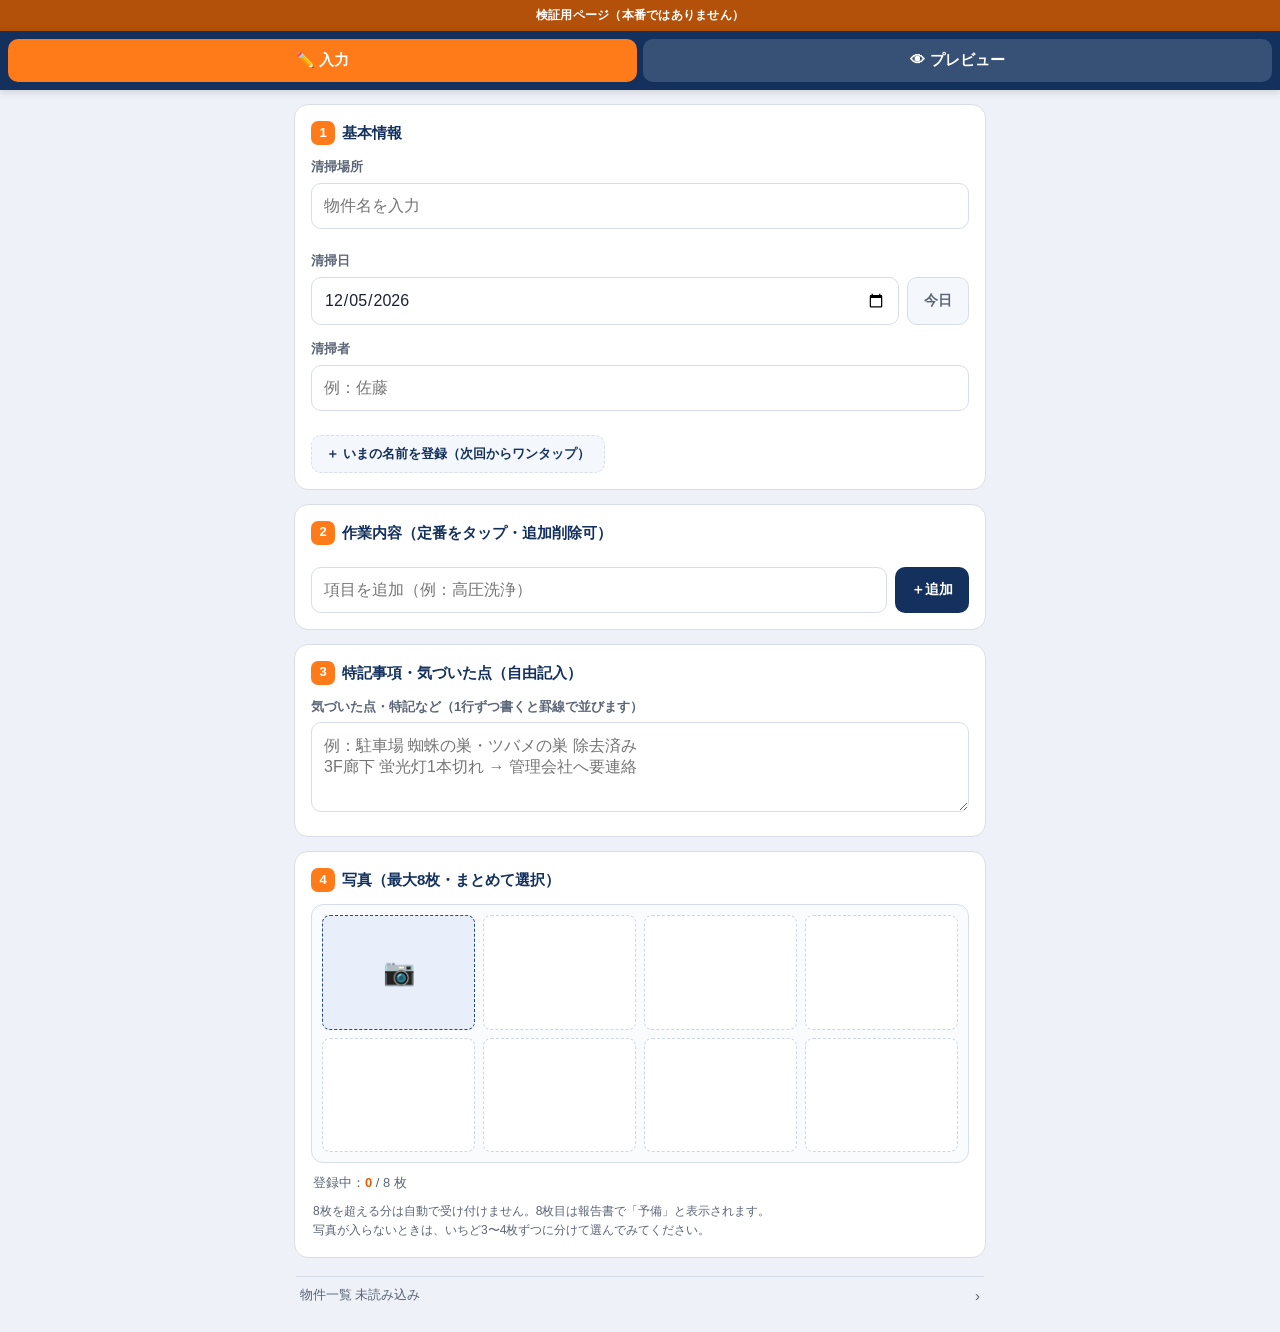
<file: preview/index.html>
<!DOCTYPE html>
<html lang="ja">
<head>
<meta charset="UTF-8">
<meta name="viewport" content="width=device-width, initial-scale=1.0">
<meta name="format-detection" content="telephone=no">
<!-- 安全対策（2026-10-30）：このページが読み込める・通信できる先を、自分のサイトと会社のドライブの受け取り口（Apps Script）だけに絞る。
     万一おかしなものが紛れ込んでも、よその場所から命令を読み込んだり、報告書や写真をよそへ送ったりできないようにするため。
     受け取り口の返事は script.googleusercontent.com から届くので、そこも許可する。写真は端末の中で data: / blob: として扱う。 -->
<meta http-equiv="Content-Security-Policy" content="default-src 'self'; script-src 'self' 'unsafe-inline'; style-src 'self' 'unsafe-inline'; img-src 'self' data: blob:; font-src 'self' data:; connect-src 'self' https://script.google.com https://script.googleusercontent.com; worker-src 'self'; manifest-src 'self'; object-src 'none'; base-uri 'none'; form-action 'self'">
<meta name="referrer" content="same-origin">
<title>清掃報告書｜マスト管理 有限会社</title>
<link rel="apple-touch-icon" href="../icon-180.png">
<link rel="icon" type="image/svg+xml" href="../icon.svg">
<link rel="icon" type="image/png" sizes="32x32" href="../favicon-32.png">
<meta name="theme-color" content="#14315e">
<meta name="apple-mobile-web-app-capable" content="yes">
<meta name="apple-mobile-web-app-status-bar-style" content="black-translucent">
<meta name="apple-mobile-web-app-title" content="取引先別_清掃報告書">
<style>
  :root{
    --navy:#14315e; --navy2:#1f4a8a; --orange:#ff7a18; --orange2:#e85d00;
    --bg:#f4f7fb; --bg2:#eef2f8; --line:#d8dee9; --ink:#1a2233; --muted:#5b6577;
  }
  *{box-sizing:border-box; -webkit-tap-highlight-color:transparent;}
  body{ margin:0; font-family:-apple-system,"Hiragino Kaku Gothic ProN","Noto Sans JP",sans-serif;
    color:var(--ink); background:var(--bg2); line-height:1.6; }

  /* ===== 切替トグル ===== */
  .toggle-bar{ position:sticky; top:0; z-index:50; display:flex; gap:6px; padding:8px;
    background:var(--navy); box-shadow:0 2px 8px rgba(0,0,0,.15); }
  .toggle-bar button{ flex:1; padding:12px 8px; font-size:15px; font-weight:700; border:none;
    border-radius:10px; background:rgba(255,255,255,.15); color:#fff; cursor:pointer; transition:.15s; }
  .toggle-bar button.active{ background:var(--orange); }

  .wrap{ max-width:720px; margin:0 auto; padding:14px; }

  /* ===== 入力フォーム ===== */
  #inputView .card{ background:#fff; border:1px solid var(--line); border-radius:14px; padding:16px; margin-bottom:14px; }
  .card h2{ margin:0 0 12px; font-size:15px; color:var(--navy); display:flex; align-items:center; gap:7px; }
  .card h2 .num{ width:24px; height:24px; border-radius:7px; background:var(--orange); color:#fff; font-size:13px;
    display:inline-flex; align-items:center; justify-content:center; }
  label.fld{ display:block; margin-bottom:14px; }
  label.fld:last-child{ margin-bottom:0; }
  label.fld > span{ display:block; font-size:13px; font-weight:700; color:var(--muted); margin-bottom:5px; }
  input[type=text], input[type=date], textarea{ width:100%; padding:13px 12px; font-size:16px;
    border:1.5px solid var(--line); border-radius:10px; background:#fff; color:var(--ink); font-family:inherit; }
  input:focus, textarea:focus{ outline:none; border-color:var(--orange); }
  /* 未入力のままプレビューに進もうとした項目。入力すれば自然に消える（goPreview／render を参照） */
  input.miss{ border-color:#dc2626; background:#fef2f2; }
  /* 赤枠の下に出す一言（赤枠だけでは屋外の日差しや色の見分けにくさで見落とすため、言葉でも示す） */
  .miss-note{ display:none; font-size:12.5px; font-weight:700; color:#b91c1c; margin:5px 0 0; }
  .miss-note.show{ display:block; }
  /* iOS Safari の date入力が右にはみ出す癖を抑える */
  input[type=date]{ -webkit-appearance:none; appearance:none; min-width:0; max-width:100%;
    text-align:left; display:block; }
  textarea{ min-height:90px; resize:vertical; }

  .checks{ position:relative; display:grid; grid-template-columns:1fr 1fr; gap:8px; }
  .chk{ position:relative; display:flex; align-items:center; gap:6px; padding:10px 8px 10px 0; border:1.5px solid var(--line);
    border-radius:10px; font-size:14px; background:#fafbfd; }
  .chk.on{ border-color:var(--orange); background:#fff6ee; color:var(--orange2); font-weight:700; }
  /* 並べ替えのつまみ。ここを押さえた時だけ動かせる（他の場所は今まで通りスクロール・タップ）。
     右端の×の隣に置くと、つまむつもりで項目を消してしまうので左端に置く */
  .chk .chk-grip{ flex:none; align-self:stretch; width:26px; margin:-10px -6px -10px 0; display:flex;
    align-items:center; justify-content:center; color:#a3acb9; cursor:grab; touch-action:none;
    -webkit-user-select:none; user-select:none; -webkit-touch-callout:none; }
  .chk .chk-grip svg{ width:14px; height:14px; display:block; }
  .chk.on .chk-grip{ color:#e8a77a; }
  /* チェック欄。押した順の番号（＝報告書に並ぶ順）をそのまま印にする */
  .chk .chk-box{ position:relative; flex:none; width:22px; height:22px; }
  .chk .chk-box input{ position:absolute; inset:0; width:100%; height:100%; margin:0; opacity:0; cursor:pointer; }
  .chk .chk-no{ display:flex; align-items:center; justify-content:center; width:22px; height:22px; border-radius:6px;
    border:1.5px solid #b8c0cc; background:#fff; color:#fff; font-size:13px; font-weight:800; line-height:1; pointer-events:none; }
  .chk.on .chk-no{ background:var(--orange); border-color:var(--orange); }
  /* つまんで動かしている間 */
  .chk.dragging{ z-index:5; box-shadow:0 10px 24px rgba(20,35,70,.22); cursor:grabbing; }
  body.sorting, body.sorting *{ -webkit-user-select:none; user-select:none; cursor:grabbing; }
  /* 名前は空白の所で折り返す（「階段 清／掃」のように語の途中で切らない）。長い語だけは途中で折る */
  .chk .chk-name{ flex:1; min-width:0; cursor:pointer; word-break:keep-all; overflow-wrap:anywhere; }
  .chk .chk-del{ border:none; background:none; color:var(--muted); font-size:18px; line-height:1; cursor:pointer; padding:0 1px; flex:none; }
  .chk .chk-del:hover{ color:var(--orange2); }
  .add-work{ display:flex; gap:8px; margin-top:10px; }
  .add-work input{ flex:1; }
  .add-work button{ flex:none; padding:0 16px; border:none; border-radius:10px; background:var(--navy);
    color:#fff; font-weight:700; font-size:14px; cursor:pointer; }

  /* 写真は8枚ぶんのマスに入れる。空きマスを最初から見せておけば、
     説明を書かなくても「ここに写真が入る」と分かる */
  .photo-box{ border:1px solid var(--line); border-radius:12px; background:#fafbfd; padding:10px; }
  .thumbs{ display:grid; grid-template-columns:repeat(4,1fr); gap:8px; }
  .slot{ aspect-ratio:4/3; border:1.5px dashed #cdd6e3; border-radius:8px; background:#fff; }
  .photo-pick{ aspect-ratio:4/3; display:flex; align-items:center; justify-content:center;
    border:1.5px dashed var(--navy2); border-radius:8px; background:#e8eefa; color:var(--navy);
    cursor:pointer; position:relative; }
  .photo-pick input[type=file]{ position:absolute; inset:0; opacity:0; cursor:pointer; }
  .photo-pick .big{ font-size:26px; line-height:1; }
  .photo-count{ font-size:13px; color:var(--muted); margin:10px 2px 0; }
  .photo-count b{ color:var(--orange2); }
  .thumb{ position:relative; aspect-ratio:4/3; border-radius:8px; overflow:hidden; border:1px solid var(--line); }
  .thumb img{ width:100%; height:100%; object-fit:cover; display:block; }
  .thumb .del{ position:absolute; top:4px; right:4px; width:24px; height:24px; border:none; border-radius:50%;
    background:rgba(20,49,94,.85); color:#fff; font-size:14px; cursor:pointer; }
  .hint-note{ font-size:12px; color:var(--muted); margin:8px 2px 0; }
  /* 写真の取り込み状況を必ず画面に出す（スマホはコンソールが見えないため） */
  .photo-msg{ font-size:13px; line-height:1.6; margin:8px 2px 0; padding:8px 10px; border-radius:8px;
              background:#fff7ed; border:1px solid #fed7aa; color:#7c2d12; display:none; }
  .photo-msg.show{ display:block; }
  .photo-msg.ok{ background:#f0fdf4; border-color:#bbf7d0; color:#14532d; }

  /* 物件名サジェスト：入力欄に重ねて出す（画面の高さは変わらない） */
  .fld{ display:block; margin-bottom:14px; }
  .fld > .lbl{ display:block; font-size:13px; font-weight:700; color:var(--muted); margin-bottom:5px; }
  .ac-wrap{ position:relative; }
  .ac-list{ position:absolute; left:0; right:0; top:calc(100% + 4px); z-index:40; background:#fff;
    border:1.5px solid var(--navy2); border-radius:10px; box-shadow:0 8px 22px rgba(20,49,94,.18);
    max-height:238px; overflow:auto; display:none; -webkit-overflow-scrolling:touch; }
  .ac-item{ display:flex; align-items:center; gap:6px; padding:12px 8px 12px 12px; font-size:15px;
    border-bottom:1px solid var(--line); cursor:pointer; }
  .ac-item:last-child{ border-bottom:none; }
  .ac-item .ac-txt{ flex:1; min-width:0; overflow-wrap:anywhere; }
  /* 候補を消す×。指で確実に押せる大きさ(44px)と、押せると分かる見た目にする。
     小さく色も薄いと「効かない・見つからない」と言われる（2026-08-26 現場報告） */
  .ac-item .ac-del{ flex:none; width:44px; height:44px; margin:-8px 0; border:1px solid var(--line);
    background:var(--bg2); color:#6b7280; font-size:19px; line-height:1; cursor:pointer; border-radius:10px;
    display:flex; align-items:center; justify-content:center; touch-action:manipulation; }
  .ac-item .ac-del:active{ background:#fee2e2; border-color:#fca5a5; color:#b91c1c; }
  /* 候補を消したときの一言。数秒で自然に消える */
  .ac-note{ display:none; font-size:12.5px; color:#14532d; background:#f0fdf4; border:1px solid #bbf7d0;
    border-radius:8px; padding:6px 10px; margin:8px 0 0; }
  .ac-note.show{ display:block; }
  /* 清掃日：入力欄の右に「今日」に戻すボタンを置く */
  .date-row{ display:flex; gap:8px; align-items:stretch; }
  .date-row input[type=date]{ flex:1; min-width:0; }
  .date-today{ flex:none; padding:0 16px; font-size:14px; font-weight:700; cursor:pointer;
    border:1.5px solid var(--line); border-radius:10px; background:var(--bg); color:var(--muted); }
  .date-today.on{ border-color:var(--orange); background:#fff6ee; color:var(--orange2); }  /* 今日と違う日付の時だけ目立たせる */
  /* 清掃日が「日本時間の今日」と違う時だけ出す注意書き */
  .date-note{ display:none; font-size:12.5px; font-weight:700; color:#9a3412; background:#fff7ed;
    border:1px solid #fed7aa; border-radius:8px; padding:6px 10px; margin:-8px 0 14px; }
  .ac-item.fix{ background:#fff6ee; color:var(--orange2); font-weight:700; line-height:1.5; }
  .ac-item.fix b{ display:block; font-size:11.5px; font-weight:800; color:#b3500a; margin-bottom:2px; }
  .rp-lbl{ font-size:12px; font-weight:700; color:var(--muted); align-self:center; }
  .nchip.rp{ max-width:100%; overflow:hidden; text-overflow:ellipsis; white-space:nowrap; }

  /* 清掃者ワンタップ */
  .name-chips{ display:flex; flex-wrap:wrap; gap:8px; margin:8px 0 2px; }
  .nchip{ display:inline-flex; align-items:center; gap:5px; padding:8px 13px; border:1.5px solid var(--navy2);
    border-radius:18px; background:#fff; color:var(--navy); font-size:14px; font-weight:700; cursor:pointer; }
  .nchip.on{ background:#fff6ee; border-color:var(--orange); color:var(--orange2); }
  /* チップの×。候補リストの×と同じく、押せると分かる大きさ・見た目にする（2026-08-26） */
  .nchip .x{ flex:none; width:30px; height:30px; margin:-6px -8px -6px 2px; border:none; border-radius:50%;
    background:rgba(20,49,94,.07); color:var(--muted); font-size:16px; line-height:1; cursor:pointer; padding:0;
    display:inline-flex; align-items:center; justify-content:center; touch-action:manipulation; }
  .nchip .x:active{ background:#fee2e2; color:#b91c1c; }
  .name-save{ margin-top:8px; border:1.5px dashed var(--line); background:var(--bg); color:var(--navy);
    border-radius:10px; padding:9px 14px; font-size:13px; font-weight:700; cursor:pointer; }

  /* ===== プレビュー：実物レイアウト＋細線スパイス（A4 1枚） ===== */
  #previewView{ display:none; }
  /* 入力の自動保存を知らせる帯。ブラウザが落ちて戻された時にここで気づける */
  /* 圏外のときに出る帯。作業は続けられることを伝える */
  /* 物件一覧（普段は使わない）。目立たせず、しかし件数は常に見えるようにする */
  .mst{ margin:18px 2px 4px; }
  .mst-bar{ display:flex; align-items:center; width:100%; gap:8px; padding:10px 4px; border:none;
    background:none; color:var(--muted); font-size:12.5px; cursor:pointer; text-align:left;
    border-top:1px solid var(--line); }
  .mst-bar .mst-caret{ margin-left:auto; font-size:15px; }
  .mst-body{ padding:4px 4px 8px; }
  .mst-help{ font-size:12.5px; color:var(--muted); line-height:1.7; margin:0 0 8px; }
  .mst-body textarea{ width:100%; box-sizing:border-box; border:1.5px solid var(--line); border-radius:9px;
    padding:9px 10px; font-size:13px; font-family:inherit; resize:vertical; }
  .mst-btns{ display:flex; gap:8px; margin-top:8px; }
  .mst-btns button{ flex:1; padding:10px; border-radius:9px; font-size:13.5px; font-weight:700; cursor:pointer; }
  .mst-go{ border:none; background:var(--navy2); color:#fff; }
  .mst-cl{ border:1.5px solid var(--line); background:#fff; color:var(--navy); }
  .mst-msg{ font-size:12.5px; line-height:1.7; margin:9px 0 0; white-space:pre-wrap; display:none; }
  .mst-msg.show{ display:block; }
  .mst-msg.ok{ color:#14532d; }
  .mst-msg.ng{ color:#b91c1c; }
  .mst-del{ margin-top:10px; width:100%; padding:9px; border-radius:9px; cursor:pointer;
    border:1px solid #fca5a5; background:#fff5f5; color:#b91c1c; font-size:12.5px; font-weight:700; }
  .off-note{ display:none; align-items:center; gap:8px; margin-bottom:12px; padding:10px 12px;
    border-radius:10px; background:#fef3c7; border:1px solid #fcd34d; color:#78350f; font-size:13px; line-height:1.6; }
  .off-note.show{ display:flex; }
  .draft-note{ display:none; align-items:center; gap:10px; margin-bottom:12px; padding:10px 12px;
               border-radius:10px; background:#eff6ff; border:1px solid #bfdbfe; color:#1e3a8a; font-size:13px; line-height:1.6; }
  .draft-note.show{ display:flex; }
  .draft-note button{ margin-left:auto; flex:none; border:1px solid #bfdbfe; background:#fff; color:#1e3a8a;
                      border-radius:8px; padding:5px 10px; font-size:12px; cursor:pointer; }
  /* A4を実寸(794px)で組み、スマホでは縮小して画面幅にフィットさせる */
  .sheet-scale{ overflow:hidden; margin:0 auto; }
  /* A4の縦横比(794:1123)に固定。中身を縦に積み、写真エリアが残りスペースを埋める＝常に締まった1枚 */
  .sheet{ background:#fff; width:794px; height:1123px; overflow:hidden;
    display:flex; flex-direction:column; padding:26px 64px 20px; transform-origin:top left;
    box-shadow:0 4px 20px rgba(20,49,94,.12); border-radius:6px; }

  /* タイトル中央＋細い青→オレンジ線（スパイス） */
  .doc-title{ text-align:center; font-size:27px; font-weight:800; letter-spacing:.5em; color:var(--navy);
    text-indent:.5em; }
  .doc-title-line{ width:360px; max-width:80%; height:3px; margin:9px auto 0;
    background:linear-gradient(90deg,var(--navy) 0%,var(--navy2) 50%,var(--orange) 100%); border-radius:2px; }

  /* 見出し下の本体：左に項目、右に会社情報 */
  .head-row{ display:flex; justify-content:space-between; gap:20px; margin-top:12px;
    align-items:flex-start; }
  .fields{ flex:none; }
  .frow{ display:flex; align-items:baseline; gap:12px; margin-bottom:13px; }
  .flabel{ font-size:15px; font-weight:700; color:var(--navy); letter-spacing:.5em;
    width:92px; flex:none; text-align:justify; text-justify:inter-character; }
  .fvalue{ width:240px; flex:none; font-size:18px; font-weight:700; color:var(--ink); padding:0 6px 4px;
    border-bottom:1.5px solid var(--navy); height:1.6em; text-align:center;
    white-space:nowrap; overflow:hidden; }
  .fvalue.empty{ color:var(--muted); font-weight:400; border-bottom-color:var(--line); }
  .fvalue.worker{ letter-spacing:.5em; text-indent:.5em; }

  .company{ text-align:right; font-size:12px; line-height:1.65; color:var(--ink); width:270px; flex:none; }
  .company .cname{ font-size:15.5px; font-weight:800; color:var(--navy); letter-spacing:.02em; }

  /* 目視報告 */
  .report-sec{ margin-top:11px; }
  .sec-title{ font-size:16.5px; font-weight:800; color:var(--navy); letter-spacing:.3em;
    padding-left:11px; border-left:5px solid var(--orange); margin-bottom:10px; }
  /* 固定高さ。行が増えたらJSがフォントを縮めて必ず枠内に収める */
  .report-lines{ height:108px; overflow:hidden; font-size:15.5px; }
  .rline{ font-size:1em; line-height:1.55; color:var(--ink); padding:.2em 2px .32em;
    border-bottom:1px solid var(--line); display:flex; gap:8px; min-height:1.55em; }
  .rline::before{ content:"✓"; color:var(--orange2); font-weight:800; flex:none; }
  .rline.free::before{ content:"・"; color:var(--navy2); }
  .rline.blank::before{ content:""; }
  .rtext{ flex:1; min-width:0; overflow-wrap:anywhere; }

  /* 写真 2列×4段（実物どおり・小さめ＆中央寄せ）※A4 1枚に収まるサイズ */
  /* 写真は常に4:3固定。列幅と行高はJS(layoutPhotos)が残りスペースに合わせて算出し、最大サイズで中央に並べる */
  .pv-photos{ flex:1; min-height:0; display:grid; gap:12px 28px; margin-top:10px;
    justify-content:center; align-content:flex-start; }
  .pv-photo{ position:relative; aspect-ratio:4/3; border:1px solid var(--line); border-radius:4px;
    overflow:hidden; background:var(--bg); }
  .pv-photo img{ width:100%; height:100%; object-fit:cover; display:block; }
  .pv-photo.spare::after{ content:"予備"; position:absolute; top:5px; left:5px; font-size:10px;
    background:rgba(255,255,255,.85); color:var(--muted); padding:1px 6px; border-radius:3px; }
  .pv-photos .empty-ph{ grid-column:1/3; color:var(--muted); font-size:12px; text-align:center; padding:12px; }

  .sheet-foot{ margin-top:14px; padding-top:9px; border-top:1px solid var(--line);
    display:flex; justify-content:space-between; align-items:center; font-size:11.5px; color:var(--muted); }
  .sheet-foot .brandline{ color:var(--ink); font-weight:700; }
  .sheet-foot .brandline .o{ color:inherit; }

  .actions{ max-width:720px; margin:16px auto 30px; display:flex; flex-wrap:wrap; gap:10px; padding:0 14px; }
  .actions button{ flex:1; padding:15px; font-size:15px; font-weight:800; border:none; border-radius:12px; cursor:pointer; color:#fff; }
  .btn-pdf{ background:linear-gradient(135deg,var(--orange) 0%,var(--orange2) 100%); }
  .btn-back{ background:var(--navy); }
  .btn-save{ background:linear-gradient(135deg,#1fa85e 0%,#137a43 100%); flex-basis:100%; }
  .print-hint{ flex-basis:100%; margin:2px 0 0; font-size:12px; color:var(--muted); text-align:center; line-height:1.5; }

  /* ===== 送信完了パネル =====
     送信のあと「終わった／次にいける」がひと目で分かるようにする。
     1日に何件も回るので、今日すでに送った物件も並べて送り忘れ・二重送信を防ぐ。 */
  .done-card{ background:#fff; border:1px solid var(--line); border-radius:16px; padding:26px 18px 20px;
    margin-top:16px; text-align:center; box-shadow:0 2px 12px rgba(0,0,0,.05); }
  .done-mark{ font-size:44px; line-height:1; }
  .done-title{ margin:10px 0 0; font-size:20px; font-weight:800; color:#137a43; }
  .done-place{ margin:10px 0 0; font-size:17px; font-weight:800; color:var(--ink); word-break:break-all; }
  .done-date{ margin:3px 0 0; font-size:13px; color:var(--muted); }
  .sent-head{ margin:20px 0 8px; padding-top:14px; border-top:1px solid var(--line);
    font-size:12px; font-weight:700; color:var(--muted); }
  .sent-item{ display:flex; align-items:center; gap:8px; margin-bottom:5px; padding:8px 11px;
    font-size:14px; text-align:left; background:var(--bg); border-radius:8px; }
  .sent-item .ck{ flex:none; color:#1fa85e; font-weight:800; }
  .sent-item.now{ background:#eafaf1; font-weight:700; }   /* いま送った1件 */
  .btn-next-big{ width:100%; margin-top:20px; padding:17px; font-size:16px; font-weight:800; border:none;
    border-radius:12px; color:#fff; cursor:pointer; background:linear-gradient(135deg,#5b6cff 0%,#3a45d6 100%); }
  .done-again{ width:100%; margin-top:10px; padding:12px; font-size:14px; font-weight:700; cursor:pointer;
    border:1.5px solid var(--line); border-radius:10px; background:#fff; color:var(--muted); }
  .done-note{ margin:12px 0 0; font-size:12px; color:var(--muted); line-height:1.6; }
  .done-way{ margin:12px 0 0; padding:11px 13px; border-radius:10px; font-size:13px; line-height:1.6;
    text-align:left; background:#fdeee2; color:#b3500a; border:1px solid #f7c9a3; }
  /* 会社のドライブへの控えの状態（送れた／送っている／端末で預かり中） */
  .done-drive{ display:none; margin:10px 0 0; font-size:12.5px; font-weight:700; line-height:1.5; }
  .done-drive.show{ display:block; }
  .done-drive.ok{ color:#137a43; }
  .done-drive.busy{ color:var(--muted); }
  .done-drive.wait{ color:#b3500a; }
  /* 押す前に「共有シートが出るのか／保存になるのか」を知らせる一行 */
  .share-way{ font-weight:700; }
  .share-way.ok{ color:#137a43; }
  .share-way.ng{ color:#b3500a; }

  /* 文字が縮みすぎた時だけ出る警告 */
  .page-warn{ max-width:720px; margin:12px auto 0; padding:11px 14px; border-radius:10px;
    font-size:13px; font-weight:700; text-align:center; line-height:1.5;
    background:#fdeee2; color:#b3500a; border:1px solid #f7c9a3; }

  @media print{
    @page{ size:A4; margin:0; }
    html,body{ background:#fff; margin:0; padding:0; }
    .toggle-bar, #inputView, .actions, .page-warn{ display:none !important; }
    #previewView{ display:block !important; padding:0; }
    .wrap{ padding:0; margin:0; max-width:none; }
    .sheet-scale{ overflow:visible; height:auto !important; margin:0; }
    /* iPhone等の印刷はプリンタ余白を勝手に確保する。写真サイズは維持しつつ各間隔を圧縮し、
       さらに用紙1枚分に高さ上限(max-height)＋はみ出しclipで2枚目を物理的に断つ
       （コメント欄の高さは印刷時JSが110pxに切替） */
    .sheet{ box-shadow:none; border-radius:0; width:auto; max-height:268mm; overflow:hidden;
      padding:4mm 12mm 4mm; transform:none !important; }
    .head-row{ margin-top:3mm; }
    .report-sec{ margin-top:2mm; break-inside:avoid; }
    .pv-photos{ grid-template-columns:repeat(2,46mm); gap:1.5mm 12mm; margin-top:2.5mm; }
    .pv-photo{ break-inside:avoid; }
    .sheet-foot{ margin-top:2.5mm; padding-top:1.5mm; }
  }
</style>
<script src="../lib/html2canvas.min.js"></script>
<script src="../lib/jspdf.umd.min.js"></script>
</head>
<body>
<script>
(function(){
  var P='PV_', S=Storage.prototype, g=S.getItem, s=S.setItem, r=S.removeItem;
  S.getItem    = function(k){ return g.call(this, P+k); };
  S.setItem    = function(k,v){ return s.call(this, P+k, v); };
  S.removeItem = function(k){ return r.call(this, P+k); };
})();
</script>
<div style="background:#b3500a;color:#fff;font-size:12px;font-weight:700;text-align:center;padding:6px 10px;letter-spacing:.02em;">検証用ページ（本番ではありません）</div>


<div class="toggle-bar">
  <button id="tabInput" class="active" onclick="switchView('input')">✏️ 入力</button>
  <button id="tabPreview" onclick="goPreview()">👁 プレビュー</button>
</div>

<!-- ============ 入力 ============ -->
<div id="inputView" class="wrap">

  <p class="off-note" id="offNote">📶 電波がありません。入力・写真・PDF作成・保存はこのまま続けられます。LINEで送るのは電波の戻った場所で行ってください。</p>

  <div class="draft-note" id="draftNote">
    <span id="draftNoteText"></span>
    <button type="button" onclick="discardDraft()">消す</button>
  </div>


  <div class="card">
    <h2><span class="num">1</span>基本情報</h2>
    <div class="fld">
      <span class="lbl">清掃場所</span>
      <div class="ac-wrap">
        <input type="text" id="f_place" placeholder="物件名を入力" autocomplete="off"
          oninput="render();onPlaceInput()" onfocus="onPlaceFocus()" onblur="onPlaceBlur()">
        <div class="ac-list" id="acList"></div>
      </div>
      <p class="miss-note" id="miss_f_place">物件名が入っていません</p>
      <p class="ac-note" id="acNote"></p>
      <div class="name-chips" id="recentPlaces"></div>
    </div>
    <div class="fld"><span class="lbl">清掃日</span>
      <div class="date-row">
        <input type="date" id="f_date" oninput="markDateTouched();render()">
        <button type="button" class="date-today" id="btnToday" onclick="setToday()">今日</button>
      </div>
      <p class="miss-note" id="miss_f_date">清掃日が入っていません</p>
    </div>
    <p class="date-note" id="dateNote"></p>
    <div class="fld"><label class="lbl" for="f_worker">清掃者</label>
      <input type="text" id="f_worker" placeholder="例：佐藤" oninput="render();syncNameChips()">
      <p class="miss-note" id="miss_f_worker">清掃者が入っていません</p>
    </div>
    <div class="name-chips" id="nameChips"></div>
    <button class="name-save" onclick="saveName()">＋ いまの名前を登録（次回からワンタップ）</button>
  </div>

  <div class="card">
    <h2><span class="num">2</span>作業内容（定番をタップ・追加削除可）</h2>
    <div class="checks" id="checkList"></div>
    <div class="add-work">
      <input type="text" id="newWork" placeholder="項目を追加（例：高圧洗浄）" onkeydown="if(event.key==='Enter')addWork()">
      <button onclick="addWork()">＋追加</button>
    </div>
  </div>

  <div class="card">
    <h2><span class="num">3</span>特記事項・気づいた点（自由記入）</h2>
    <label class="fld"><span>気づいた点・特記など（1行ずつ書くと罫線で並びます）</span>
      <textarea id="f_notes" placeholder="例：駐車場 蜘蛛の巣・ツバメの巣 除去済み&#10;3F廊下 蛍光灯1本切れ → 管理会社へ要連絡"></textarea></label>
  </div>

  <div class="card">
    <h2><span class="num">4</span>写真（最大8枚・まとめて選択）</h2>
    <div class="photo-box">
      <div class="thumbs" id="thumbs"></div>
      <!-- 写真を選ぶ本体。描画のたびに次の空きマスの位置へ動かす（要素ごと移動するので選択の仕組みは不変） -->
      <label class="photo-pick" id="photoPick">
        <span class="big">📷</span>
        <input type="file" id="photoInput" accept="image/*" multiple onchange="addPhotos(this)">
      </label>
    </div>
    <p class="photo-count">登録中：<b id="photoNum">0</b> / 8 枚　<span id="spareNote"></span></p>
    <p class="photo-msg" id="photoMsg"></p>
    <p class="hint-note">8枚を超える分は自動で受け付けません。8枚目は報告書で「予備」と表示されます。<br>
      写真が入らないときは、いちど3〜4枚ずつに分けて選んでみてください。</p>
  </div>

  <!-- 普段は使わない設定。画面のいちばん下に1行だけ置き、件数がいつでも見えるようにする -->
  <div class="mst" id="mstBox">
    <button type="button" class="mst-bar" id="mstBar" onclick="toggleMst()">
      <span id="mstSummary">物件一覧 未読み込み</span><span class="mst-caret" id="mstCaret">›</span>
    </button>
    <div class="mst-body" id="mstBody" style="display:none">
      <p class="mst-help">まとめツールでコピーした文字を、下の欄に貼り付けてください。</p>
      <textarea id="mstPaste" placeholder="ここに貼り付け" rows="3"></textarea>
      <div class="mst-btns">
        <button type="button" class="mst-go" onclick="importPlaceList(document.getElementById('mstPaste').value)">読み込む</button>
        <button type="button" class="mst-cl" onclick="toggleMst(false)">閉じる</button>
      </div>
      <p class="mst-msg" id="mstMsg"></p>
      <button type="button" class="mst-del" id="mstDel" onclick="clearPlaceList()" style="display:none">読み込んだ一覧を消す</button>
    </div>
  </div>

</div>

<!-- ============ プレビュー ============ -->
<div id="previewView" class="wrap">
  <div class="sheet-scale" id="sheetScale">
  <div class="sheet" id="sheet">
    <div class="doc-title">清掃報告書</div>
    <div class="doc-title-line"></div>

    <div class="head-row">
      <div class="fields">
        <div class="frow"><div class="flabel">清掃場所</div><div class="fvalue empty" id="pv_place">未入力</div></div>
        <div class="frow"><div class="flabel">清掃日</div><div class="fvalue empty" id="pv_date">未入力</div></div>
        <div class="frow"><div class="flabel">清掃者</div><div class="fvalue worker empty" id="pv_worker">未入力</div></div>
      </div>
      <div class="company">
        <span class="cname">マスト管理 有限会社</span><br>
        〒769-0103 高松市国分寺町福家甲1893-1<br>
        TEL：087-883-8208<br>
        香川県全域 対応
      </div>
    </div>

    <div class="report-sec">
      <div class="sec-title">作業内容・特記事項</div>
      <div class="report-lines" id="pv_report"></div>
    </div>

    <div class="pv-photos" id="pv_photos">
      <div class="empty-ph">写真が未登録です</div>
    </div>

    <div class="sheet-foot">
      <div class="brandline">マスト<span class="o">管理</span> 有限会社 ｜ 香川県全域 対応</div>
      <div>本報告書は作業完了後に作成しています</div>
    </div>
  </div>
  </div>
  <div class="page-warn" id="pageWarn" style="display:none;"></div>
</div>

<div class="actions" id="actions" style="display:none;">
  <button class="btn-back" onclick="switchView('input')">← 入力にもどる</button>
  <button class="btn-pdf" id="btnPdf" onclick="makePDF()">📄 PDFを作成</button>
  <button class="btn-save" id="btnSave" onclick="sharePDF()" style="display:none;">📥 保存 / LINEで送る</button>
  <p class="print-hint" id="pdfReady" style="display:none;">✅ PDFができました。「📥 保存 / LINEで送る」を押すと、ファイルに保存やグループLINEへの送信ができます。</p>
  <p class="print-hint" id="pdfHint">「📄 PDFを作成」を押すと、A4・1枚のPDFを作ります（数秒かかります）。</p>
  <p class="print-hint share-way" id="shareWay" style="display:none;"></p>
</div>

<!-- ============ 送信のあと ============ -->
<div id="doneView" class="wrap" style="display:none;">
  <div class="done-card">
    <div class="done-mark" id="doneMark">✅</div>
    <p class="done-title" id="doneTitle">送信しました</p>
    <p class="done-place" id="donePlace"></p>
    <p class="done-date" id="doneDate"></p>
    <p class="done-drive" id="doneDrive"></p>
    <p class="done-way" id="doneWay" style="display:none;"></p>
    <div id="sentList"></div>
    <button class="btn-next-big" onclick="newReport()">🆕 次の報告書へ</button>
    <button class="done-again" onclick="sharePDF()">もう一度送る</button>
    <p class="done-note">LINEに届いていない時は「もう一度送る」を押してください。<br>今日の一覧は日付が変わると自動で消えます。</p>
  </div>
</div>

<script>
  const MAX_PHOTOS = 8;
  let _pdfBlob=null, _pdfName='';   // 作成したPDFを保持し、共有ボタンの押下時に使う
  // 作業内容は初期は空。使用者が追加した項目を端末(localStorage)に保存し、削除するまで次回も表示する
  // 並び（＝リストの順）はつまみで並べ替えられ、そのまま次回も残る。
  // 報告書に載る順は「押した順」（ord＝押した時の通し番号。外すと0）。いつもの順に並べておけば上から押すだけで揃う
  function loadWorks(){ try{ return (JSON.parse(localStorage.getItem('workItems')||'[]')).map(n=>({name:n,checked:false,ord:0})); }catch(e){ return []; } }
  function storeWorks(){ try{ localStorage.setItem('workItems', JSON.stringify(works.map(w=>w.name))); }catch(e){} }
  let works = loadWorks();
  let workSeq = 0;
  const checkedWorks = ()=> works.filter(w=>w.checked).sort((a,b)=>a.ord-b.ord);   // 報告書に載る順
  let photos = [];        // 報告書に使う画像（長辺1100px）
  let photoThumbs = [];   // 入力画面のサムネ用（長辺320px）。展開後のメモリが約1/12になる
  let photoMeta = [];     // 写真ごとの撮影時刻の記録用（photos と同じ並び）。{name, nameTime, exifTime}

  /* 作業内容（定番タップ） */
  const GRIP_SVG='<svg viewBox="0 0 14 14" aria-hidden="true"><path d="M2 3.5h10M2 7h10M2 10.5h10" stroke="currentColor" stroke-width="1.8" stroke-linecap="round"/></svg>';
  function renderChecks(){
    const box = document.getElementById('checkList'); box.innerHTML='';
    const rank=new Map(checkedWorks().map((w,k)=>[w,k+1]));
    works.forEach((w,i)=>{
      const div=document.createElement('div');
      div.className='chk'+(w.checked?' on':'');
      div.dataset.i=i;
      div.innerHTML=`<span class="chk-grip" title="つまんで並べ替え" onpointerdown="gripDown(event)">${GRIP_SVG}</span>
        <label class="chk-box"><input type="checkbox" ${w.checked?'checked':''} onchange="toggleWork(${i},this.checked)"><span class="chk-no">${rank.get(w)||''}</span></label>
        <span class="chk-name" onclick="toggleWork(${i},!works[${i}].checked)">${esc(w.name)}</span>
        <button class="chk-del" title="削除" onclick="delWork(${i})">×</button>`;
      box.appendChild(div);
    });
  }
  function toggleWork(i,c){ works[i].checked=c; works[i].ord=c?++workSeq:0; renderChecks(); render(); saveDraft(); }
  function delWork(i){ works.splice(i,1); storeWorks(); renderChecks(); render(); saveDraft(); }
  function addWork(){
    const inp=document.getElementById('newWork'); const name=inp.value.trim(); if(!name)return;
    works.push({name,checked:true,ord:++workSeq}); storeWorks(); inp.value=''; renderChecks(); render(); saveDraft();
  }

  /* ===== 作業内容の並べ替え（つまみ ≡ を押さえて動かす） =====
     2列の格子なので、指の下にある枠の位置へ入れ替える。つまんだ枠そのものはDOMの中で動かさず
     （動かすと指の追跡が切れる端末がある）、まわりの枠を前後に入れ替えて、滑らかに寄せる。
     画面の上下の端まで持っていくと自動でスクロールする。離した時点の並びを端末に保存する。 */
  let _drag=null;
  function gripDown(e){
    if(_drag || (e.pointerType==='mouse' && e.button!==0)) return;
    e.preventDefault();
    const el=e.currentTarget.closest('.chk'), box=el.parentElement, r=el.getBoundingClientRect();
    _drag={ el, box, id:e.pointerId, cx:e.clientX, cy:e.clientY, offX:e.clientX-r.left, offY:e.clientY-r.top, raf:0 };
    el.classList.add('dragging'); document.body.classList.add('sorting');
    if(navigator.vibrate) try{ navigator.vibrate(8); }catch(_){}
    window.addEventListener('pointermove', gripMove, {passive:false});
    window.addEventListener('pointerup', gripUp);
    window.addEventListener('pointercancel', gripUp);
    dragUpdate();
    _drag.raf=requestAnimationFrame(dragEdgeScroll);
  }
  function gripMove(e){
    if(!_drag || e.pointerId!==_drag.id) return;
    e.preventDefault();
    _drag.cx=e.clientX; _drag.cy=e.clientY;
    dragUpdate();
  }
  function dragUpdate(){
    const {el, box}=_drag, br=box.getBoundingClientRect();
    const px=_drag.cx-br.left, py=_drag.cy-br.top;
    // 指の下にある枠（見た目ではなく本来の位置で判定し、動いている途中の枠に惑わされない）
    const cells=[...box.children];
    const over=cells.find(c=> c!==el && px>=c.offsetLeft && px<=c.offsetLeft+c.offsetWidth
                                     && py>=c.offsetTop  && py<=c.offsetTop+c.offsetHeight);
    if(over){
      const from=cells.indexOf(el), to=cells.indexOf(over);
      const others=cells.filter(c=>c!==el), before=others.map(c=>c.getBoundingClientRect());
      if(to>from){ for(let k=from+1;k<=to;k++) box.insertBefore(cells[k], el); }
      else       { const ref=el.nextSibling; for(let k=to;k<from;k++) box.insertBefore(cells[k], ref); }
      others.forEach((c,k)=>{                       // 入れ替わった枠を元の位置から滑らせる
        const dx=before[k].left-(br.left+c.offsetLeft), dy=before[k].top-(br.top+c.offsetTop);
        if(!dx && !dy) return;
        c.style.transition='none'; c.style.transform=`translate(${dx}px,${dy}px)`;
        c.getBoundingClientRect();
        c.style.transition='transform .18s ease'; c.style.transform='';
      });
    }
    el.style.transform=`translate(${px-_drag.offX-el.offsetLeft}px,${py-_drag.offY-el.offsetTop}px) scale(1.03)`;
  }
  function dragEdgeScroll(){
    if(!_drag) return;
    const bar=document.querySelector('.toggle-bar');
    const top=(bar?bar.getBoundingClientRect().bottom:0)+40, bottom=window.innerHeight-50, y=_drag.cy;
    const v= y<top ? -Math.min(16,(top-y)/3+2) : y>bottom ? Math.min(16,(y-bottom)/3+2) : 0;
    if(v){ const s=window.scrollY; window.scrollBy(0,v); if(window.scrollY!==s) dragUpdate(); }
    _drag.raf=requestAnimationFrame(dragEdgeScroll);
  }
  function gripUp(e){
    if(!_drag || e.pointerId!==_drag.id) return;
    const {el, box}=_drag;
    cancelAnimationFrame(_drag.raf);
    window.removeEventListener('pointermove', gripMove);
    window.removeEventListener('pointerup', gripUp);
    window.removeEventListener('pointercancel', gripUp);
    document.body.classList.remove('sorting');
    const from=el.getBoundingClientRect();
    const order=[...box.children].map(c=>+c.dataset.i);
    const moved=order.some((v,k)=>v!==k);
    const pos=order.indexOf(+el.dataset.i);
    _drag=null;
    if(moved){ works=order.map(i=>works[i]); storeWorks(); }
    renderChecks();
    // 離した所から、収まる枠へすっと戻す
    const land=box.children[pos]; if(!land) return;
    const to=land.getBoundingClientRect();
    land.style.transition='none'; land.style.transform=`translate(${from.left-to.left}px,${from.top-to.top}px)`;
    land.getBoundingClientRect();
    land.style.transition='transform .16s ease'; land.style.transform='';
  }

  /* ===== 写真の取り込み（2026-08-21 全面見直し。Galaxy A25 5Gの現場報告が発端） =====
     症状＝8枚選んで確定すると1枚も入らず、エラーも出ないまま元の画面に戻る。
     原因＝写真のメモリ量は「ファイルのMB」ではなく「横×縦×4バイト」で効く。
     4080×3060の写真は2.65MBのJPEGでも展開すると約50MB。旧コードは8枚を同時に展開して
     いたため約400MBを一度に要求し、ブラウザが力尽きていた。守るべき点は3つ：
       1. 1枚ずつ順番に処理する（同時に展開する画像を常に1枚だけにする）
       2. 展開する時点で縮めてもらう（createImageBitmapのresizeWidth。50MB→約6MB）
       3. 1枚につき展開は1回だけ（サムネは縮小済みの画像から作る）
     読めなかった写真は黙って捨てず、必ずファイル名つきで画面に理由を出す。
     スマホはコンソールが見えないため、原因の切り分けは画面表示だけが頼りになる。 */
  const photoMsgEl=()=>document.getElementById('photoMsg');
  function photoMsg(text,ok){
    const el=photoMsgEl(); if(!el) return;
    el.textContent=text||'';
    el.className='photo-msg'+(text?' show':'')+(ok?' ok':'');
  }
  let _photoBusy=false;
  async function addPhotos(input){
    const files=[...input.files];
    input.value='';                      // 同じ写真をもう一度選び直せるよう、先に空にしておく
    if(_photoBusy){ photoMsg('前の写真を読み込み中です。終わってからもう一度選んでください。'); return; }
    if(!files.length){
      photoMsg('写真を受け取れませんでした（0枚）。カメラアプリで撮った形式が原因のことがあります。'
              +'枚数を減らして選び直すか、写真アプリでその写真を開いて「編集→完了」または「複製」してから選んでみてください。');
      return;
    }
    const room=MAX_PHOTOS-photos.length;
    if(room<=0){ photoMsg('写真は最大8枚までです。'); return; }
    const take=files.slice(0,room);
    const over=files.length-take.length;

    _photoBusy=true;
    let ng=0; const ngList=[];
    for(let i=0;i<take.length;i++){
      photoMsg('読み込み中… '+(i+1)+' / '+take.length+' 枚目');
      let d=null, t=null;
      try{ d=await shrinkPhoto(take[i], 1100, 0.82); }catch(e){ d=null; }
      if(!d){
        // 1回だけ間を置いて再挑戦。展開に失敗する原因の多くは一時的なメモリ不足で、
        // 少し待つとブラウザが片付けを済ませて通ることがある
        photoMsg('読み込み中… '+(i+1)+' / '+take.length+' 枚目（もう一度試しています）');
        await new Promise(r=>setTimeout(r,700));
        try{ d=await shrinkPhoto(take[i], 1100, 0.82); }catch(e){ d=null; }
      }
      // サムネは縮小済みの画像から作る。元の大きな写真をもう一度展開しないで済む
      if(d){ try{ t=await shrinkFromData(d, 320, 0.7); }catch(e){ t=null; } }
      // 撮影時刻の記録（業務管理）。縮小すると消えるので、元の写真から先に読む。記録が停止中(REC_ON=false)は読まない
      let meta={ name:(take[i]&&take[i].name)||'', nameTime:null, exifTime:null };
      if(REC_ON){
        meta.nameTime = nameTime(meta.name);
        try{ meta.exifTime = exifDateTime(await take[i].slice(0,131072).arrayBuffer()); }catch(e){}
      }
      if(d){ photos.push(d); photoThumbs.push(t||d); photoMeta.push(meta); }
      else { ng++; ngList.push(fileInfo(take[i])); }
      renderThumbs();
      await new Promise(r=>setTimeout(r,250));  // 1枚ごとに息継ぎ。ブラウザにメモリの後片付けをさせる
    }
    _photoBusy=false;
    render();

    const okCount=take.length-ng;
    let m='';
    if(over>0) m+='8枚を超える'+over+'枚は登録していません。';
    if(ng>0)   m+=ng+'枚は読み込めませんでした：'+ngList.join(' / ')+'。'
                 +'写真アプリでその写真を開いて「編集→完了」または「複製」をしてから選び直すと入ることがあります。';
    if(m) photoMsg(m); else photoMsg(okCount+'枚を登録しました。', true);
  }

  /* すでに縮めた画像から、さらに小さいサムネを作る。元の大きな写真を展開し直さずに済む */
  function shrinkFromData(dataUrl, MAX, q){
    return new Promise(resolve=>{
      const img=new Image();
      img.onload=()=>{
        const s=Math.min(1, MAX/Math.max(img.naturalWidth,img.naturalHeight));
        const w=Math.max(1,Math.round(img.naturalWidth*s)), h=Math.max(1,Math.round(img.naturalHeight*s));
        const c=document.createElement('canvas'); c.width=w; c.height=h;
        let out=null;
        try{ c.getContext('2d').drawImage(img,0,0,w,h); out=c.toDataURL('image/jpeg',q); }catch(e){ out=null; }
        c.width=1; c.height=1;
        resolve(out);
      };
      img.onerror=()=>resolve(null);
      img.src=dataUrl;
    });
  }

  /* 読み込めなかった写真を特定するための手がかり。名前・大きさ・形式を並べる */
  function fileInfo(f){
    const mb=f && f.size ? (f.size/1048576).toFixed(1)+'MB' : 'サイズ不明';
    const ty=(f && f.type) ? f.type : '形式不明';
    return (f && f.name ? f.name : '名前不明')+'（'+mb+'／'+ty+'）';
  }

  /* 1枚を縮小してJPEGのデータに変える。軽い方法から順に段階的に試す */
  function shrinkPhoto(file, MAX, q){
    return new Promise(resolve=>{
      const draw=(src,w0,h0,done)=>{
        if(!w0||!h0){ done(null); return; }
        const s=Math.min(1, MAX/Math.max(w0,h0));
        const w=Math.max(1,Math.round(w0*s)), h=Math.max(1,Math.round(h0*s));
        const c=document.createElement('canvas'); c.width=w; c.height=h;
        let out=null;
        try{ c.getContext('2d').drawImage(src,0,0,w,h); out=c.toDataURL('image/jpeg',q); }catch(e){ out=null; }
        c.width=1; c.height=1;            // 使い終わったcanvasを最小化してメモリを返す
        done(out);
      };
      // 1) createImageBitmap：元ファイルを丸ごとコピーしないので一番メモリに優しい。
      //    さらに大きな写真では「展開する時点で縮めて」と頼む。4080x3060の写真なら
      //    展開量が約50MB→約6MBに減り、ここが今回の詰まりどころだった
      if(window.createImageBitmap){
        tryBitmap(file.size>1048576 ? {resizeWidth:MAX, resizeQuality:'high'} : null);
      } else viaObjectURL();
      function tryBitmap(opt){
        let p=null;
        try{ p = opt ? createImageBitmap(file,opt) : createImageBitmap(file); }catch(e){ p=null; }
        if(!p){ viaObjectURL(); return; }
        p.then(bmp=>{
          draw(bmp,bmp.width,bmp.height,d=>{
            try{ bmp.close(); }catch(e){}
            if(d) resolve(d); else viaObjectURL();      // 描けなかった時は次の手段へ
          });
        }).catch(()=>{ if(opt) tryBitmap(null); else viaObjectURL(); });  // 縮小指定が使えない環境向け
      }
      // 2) 一時URL＋<img>：data URLと違い文字列に展開しないぶん軽い
      function viaObjectURL(){
        let url;
        try{ url=URL.createObjectURL(file); }catch(e){ viaFileReader(); return; }
        const img=new Image();
        img.onload =()=>draw(img,img.naturalWidth,img.naturalHeight,d=>{ URL.revokeObjectURL(url); resolve(d); });
        img.onerror=()=>{ URL.revokeObjectURL(url); viaFileReader(); };
        img.src=url;
      }
      // 3) 最後の砦：昔ながらのFileReader方式。端末によってはこれだけ通る。
      //    メモリを食うので普段は使わず、上の2つが両方だめだった1枚にだけ使う
      function viaFileReader(){
        const r=new FileReader();
        r.onload=e=>{
          const img=new Image();
          img.onload =()=>draw(img,img.naturalWidth,img.naturalHeight,resolve);
          img.onerror=()=>resolve(null);      // ここまで来て描けない＝ブラウザが対応しない形式
          img.src=e.target.result;
        };
        r.onerror=()=>resolve(null);
        try{ r.readAsDataURL(file); }catch(e){ resolve(null); }
      }
    });
  }
  function delPhoto(i){ photos.splice(i,1); photoThumbs.splice(i,1); photoMeta.splice(i,1); renderThumbs(); render(); }
  function renderThumbs(){
    const n=photos.length;
    document.getElementById('photoNum').textContent=n;
    document.getElementById('spareNote').textContent = n>=MAX_PHOTOS ? '（8枚目＝予備）' : '';
    const box=document.getElementById('thumbs'), pick=document.getElementById('photoPick');
    // 常に8マス。前から順に「写真 → 撮影タイル → 空きマス」で埋める
    box.innerHTML =
      photoThumbs.map((d,i)=>
        `<div class="thumb"><img src="${d}"><button class="del" onclick="delPhoto(${i})">×</button></div>`).join('')
      + '<div class="slot"></div>'.repeat(Math.max(0, MAX_PHOTOS-n-1));
    // 撮影タイルは枚数に関わらず必ず枠の中へ戻す。
    // 8枚のとき戻さずにいると、直前の box.innerHTML で外れたまま document から消え、
    // 次に renderThumbs() を呼んだ時に取得できずに落ちる（＝「次の報告書へ」も写真の削除も効かなくなる）。
    box.insertBefore(pick, box.children[n]||null);   // 次の空きマスの位置へ移す
    pick.style.display = n<MAX_PHOTOS ? '' : 'none'; // 8枚そろったら見せないだけ（DOMには残す）
  }

  /* ===== 物件名の候補（表記ゆれ防止） =====
     ・過去に使った物件名を端末に記憶し、打った文字に合う候補だけを入力欄に重ねて表示（画面は伸びない）
     ・同じ場所に 物件マスタ.json を置けば、その一覧も候補に加わる（無ければ何もしない）
     ・打った名前が登録ずみの表記と実質同じなら、先頭で「登録ずみの書き方に合わせる」を提案 */
  const LS_PLACES='must_place_history';
  // 記憶の形は {n:物件名, y:読み(ひらがな)}。以前の「文字列だけ」の記録もそのまま読める
  function loadPlaces(){
    try{
      return (JSON.parse(localStorage.getItem(LS_PLACES)||'[]'))
        .map(x=> typeof x==='string' ? {n:x, y:''} : {n:String(x&&x.n||''), y:String(x&&x.y||'')})
        .filter(o=>o.n);
    }catch(e){ return []; }
  }
  function storePlaces(a){ try{ localStorage.setItem(LS_PLACES, JSON.stringify(a.slice(0,300))); }catch(e){} }
  let masterPlaces=[];
  // 照合用キー（まとめツールと同じ規則。全角/半角・空白・ハイフン違いを同じ物件とみなす）
  /* ===== 番号の書き分けをそろえる =====
     同じ建物でも「グレース5」「グレースV」「グレースⅤ」「グレース五」と書かれる。
     全部おなじ 5 として扱えるよう、番号らしき部分を算用数字に直す。
     ただし語の一部を壊さないよう、英字は「ひとかたまり全部がローマ数字の時だけ」直す
     （ivy館 → そのまま、mixiビル → そのまま、グレースv → グレース5）。 */
  const UNI_ROMAN = {'Ⅰ':1,'Ⅱ':2,'Ⅲ':3,'Ⅳ':4,'Ⅴ':5,'Ⅵ':6,'Ⅶ':7,'Ⅷ':8,'Ⅸ':9,'Ⅹ':10,'Ⅺ':11,'Ⅻ':12,
                     'ⅰ':1,'ⅱ':2,'ⅲ':3,'ⅳ':4,'ⅴ':5,'ⅵ':6,'ⅶ':7,'ⅷ':8,'ⅸ':9,'ⅹ':10,'ⅺ':11,'ⅻ':12};
  function intToRoman(n){
    const tbl=[[10,'x'],[9,'ix'],[5,'v'],[4,'iv'],[1,'i']];
    let out=''; for(const [v,r] of tbl){ while(n>=v){ out+=r; n-=v; } } return out;
  }
  function romanToInt(r){
    const v={i:1,v:5,x:10}; let n=0;
    for(let i=0;i<r.length;i++){ const c=v[r[i]], nx=v[r[i+1]]||0; n += (nx>c ? -c : c); }
    return (n>0 && n<=39 && intToRoman(n)===r) ? n : 0;   // 正しい書き方のものだけ採用（iiii や vv は数字とみなさない）
  }
  const KANJI_NUM={'一':1,'二':2,'三':3,'四':4,'五':5,'六':6,'七':7,'八':8,'九':9};
  function kanjiToInt(k){                                  // 一〜九・十・十一〜九十九
    if(KANJI_NUM[k]) return KANJI_NUM[k];
    if(k==='十') return 10;
    let m=k.match(/^([一二三四五六七八九])?十([一二三四五六七八九])?$/);
    if(m) return (m[1]?KANJI_NUM[m[1]]:1)*10 + (m[2]?KANJI_NUM[m[2]]:0);
    return 0;
  }
  function normKey(s){
    let t=String(s||'');
    // ローマ数字（Ⅴ）は NFKC でラテン文字 V に化けてしまうので、その前に算用数字へ直す
    t=t.replace(/[Ⅰ-Ⅻⅰ-ⅻ]/g, c=>String(UNI_ROMAN[c]||c));
    try{ t=t.normalize('NFKC'); }catch(e){}     // 全角英数→半角、半角カナ→全角
    t=t.toLowerCase()
      .replace(/[\s　]/g,'')                    // 空白（半角・全角）は無視
      .replace(/[‐‑‒–—―−ｰ]/g,'-')             // ハイフン類を統一
      .replace(/(\d)ー/g,'$1-')                 // 数字のあとの長音符はハイフンの打ち間違いとみなす
      .replace(/[・･,、.。]/g,'')                // 中黒・句読点は無視
      .replace(/[ぁ-ゖ]/g, c=>String.fromCharCode(c.charCodeAt(0)+0x60));  // ひらがな→カタカナ
    t=t.replace(/[a-z]+/g, w=>{ const v=romanToInt(w); return v?String(v):w; });      // V → 5（語全体がローマ数字の時だけ）
    t=t.replace(/[一二三四五六七八九十]+/g, w=>{ const v=kanjiToInt(w); return v?String(v):w; });  // 五 → 5
    return t;
  }

  /* 候補の一覧。i＝この端末で最後に使った順番（0が直近／-1は使ったことがない＝物件マスタのみ） */
  function allPlaces(){
    const seen={}, out=[];
    const hist=loadPlaces();
    hist.map((o,i)=>({...o, i})).concat(masterPlaces.map(o=>({...o, i:-1}))).forEach(o=>{
      const k=normKey(o.n); if(!o.n || !k) return;
      if(!(k in seen)){ seen[k]=out.length; out.push({n:o.n, y:o.y, i:o.i}); }
      else if(o.y && !out[seen[k]].y){ out[seen[k]].y=o.y; }   // 読みだけ後から補う
    });
    return out;
  }
  /* 同じ順位の中の並び：最後に出したのが古い物件を上に。
     2週間で全物件を漏れなく回る運用のため、直前に出した物件＝次に必要になる可能性が最も低い。
     使ったことがない物件（物件マスタ由来）は判断材料がないので最後に置く。 */
  function byOld(a,b){
    if(a.i<0 && b.i<0) return 0;
    if(a.i<0) return 1;
    if(b.i<0) return -1;
    return b.i-a.i;
  }
  function rememberPlace(p, yomi){
    p=String(p||'').trim(); if(!p) return;
    const k=normKey(p), a=loadPlaces();
    const old=a.find(o=>normKey(o.n)===k);
    const y=String(yomi||'').trim() || (old ? old.y : '');     // 今回読みが取れなければ前回の読みを残す
    const rest=a.filter(o=>normKey(o.n)!==k);
    rest.unshift({n:p, y});
    storePlaces(rest); renderDueChips();
  }
  // 検索用のキー。normKeyに加えて「ひらがな→カタカナ」「長音符・ハイフン無視」まで丸める。
  // 変換前の未確定文字（例：ますと）でもカタカナの物件名（マストハイツ101）に当たるようにするため
  function searchKey(s){
    return normKey(s)
      .replace(/[ぁ-ゖ]/g, c=>String.fromCharCode(c.charCodeAt(0)+0x60))
      .replace(/[ー-]/g,'');
  }
  // 物件名そのものと「読み」の両方を探す＝漢字の物件名でも、ひらがなを打った段階で候補に出る
  function hits(o, sq){ return searchKey(o.n).includes(sq) || (o.y && searchKey(o.y).includes(sq)); }
  // 1文字目から候補を出すぶん、頭から一致するものを上に。同じ順位なら「最近使った順」のまま
  function rank(o, sq){
    if(searchKey(o.n).startsWith(sq)) return 0;
    if(o.y && searchKey(o.y).startsWith(sq)) return 1;
    return 2;
  }
  let _acRows=[], _acTimer=null, _acLastVal=null, _yomiSess='', _yomiBuf='';
  function onPlaceInput(){
    const q=val('f_place').trim(), nq=normKey(q), box=document.getElementById('acList');
    let sq=searchKey(q);
    _acLastVal=val('f_place');
    if(!q) _yomiBuf='';                  // 欄を空にしたら読みも取り直す（前の物件の読みが混ざらないように）
    const rows=[];
    if(sq){
      const all=allPlaces();
      // ローマ字入力の途中（例：「まs」）で空振りしないよう、末尾の英字を落として探し直す
      if(!all.some(o=>hits(o,sq))){ const s2=sq.replace(/[a-z]+$/,''); if(s2) sq=s2; }
      const same=all.find(o=>normKey(o.n)===nq);
      if(same && same.n!==q) rows.push({p:same.n, fix:true, del:same.i>=0});   // 表記だけ違う＝合わせる提案
      all.filter(o=>o!==same && hits(o,sq))
         .sort((a,b)=> rank(a,sq)-rank(b,sq) || byOld(a,b))
         .slice(0,8)
         .forEach(o=>rows.push({p:o.n, del:o.i>=0}));
    }
    _acRows=rows;
    box.innerHTML=rows.map((r,i)=>
      // mousedown で拾う＝入力欄のフォーカスが外れる前に確定。候補リストのスクロール中に誤選択もしない
      `<div class="ac-item${r.fix?' fix':''}" onmousedown="event.preventDefault();pickPlace(${i})">`+
        `<span class="ac-txt">${r.fix?'<b>登録ずみの書き方に合わせる</b>':''}${esc(r.p)}</span>`+
        // ×＝この候補を端末の記憶から消す（打ち間違えた名前の後始末）。行の選択と取り違えないよう伝播を止める
        // タッチ環境では mousedown が届かないことがあるため pointerdown で拾う。
        // pointerdown で preventDefault すると mousedown も止まる＝行の選択と二重に動かない
        (r.del?`<button class="ac-del" title="この候補を消す" aria-label="この候補を消す"
           onpointerdown="event.preventDefault();event.stopPropagation();delPlace(${i})"
           onmousedown="event.preventDefault();event.stopPropagation();delPlace(${i})">×</button>`:'')+
      '</div>').join('');
    box.style.display=rows.length?'block':'none';
  }
  let _delGuard=0;
  function delPlace(i){
    const now=Date.now();
    if(now-_delGuard<400) return;          // pointerdown と mousedown の両方が届く環境での二重実行を防ぐ
    _delGuard=now;
    const r=_acRows[i]; if(!r) return;
    const k=normKey(r.p);
    storePlaces(loadPlaces().filter(o=>normKey(o.n)!==k));
    renderDueChips(); onPlaceInput();      // 消したうえで候補を出し直す（入力欄のカーソルはそのまま）
    photoMsgFlash('「'+r.p+'」を候補から消しました。');
  }
  /* 候補を消したことを画面で知らせる（消えたのか押せていないのか分からない、を防ぐ） */
  function photoMsgFlash(text){
    const el=document.getElementById('acNote'); if(!el) return;
    el.textContent=text; el.classList.add('show');
    clearTimeout(el._t); el._t=setTimeout(()=>el.classList.remove('show'), 2600);
  }
  function pickPlace(i){
    const r=_acRows[i]; if(!r) return;
    document.getElementById('f_place').value=r.p;
    _yomiBuf='';                       // 候補から選んだ＝読みは登録ずみのものを使う
    closeAc(); render();
  }
  function closeAc(){ const b=document.getElementById('acList'); if(b) b.style.display='none'; }

  /* 日本語変換中（未確定）でも候補を出す。
     iOS Safari は変換中に input イベントを飛ばさないことがあるため、
     変換イベントを直接拾いつつ、入力欄にいる間だけ値の変化も見張る（二重の保険）。 */
  function onPlaceFocus(){
    _acLastVal=val('f_place');
    onPlaceInput();
    if(_acTimer) clearInterval(_acTimer);
    _acTimer=setInterval(()=>{ if(val('f_place')!==_acLastVal) onPlaceInput(); }, 150);
  }
  function onPlaceBlur(){
    if(_acTimer){ clearInterval(_acTimer); _acTimer=null; }
    setTimeout(closeAc,200);
  }
  /* 「読み」の自動記憶：漢字に変換される前のひらがなを拾っておき、物件名と一緒に覚える。
     例）ぶんきょう→文京 と変換して「文京マンション」を作ると、読み「ぶんきょうまんしょん」も記録され、
     次からは「ぶんきょう」と打った段階（変換前）で候補に出る。読みは検索にしか使わないので、
     取りこぼしても実害はない（候補が出ないだけ＝今までと同じ）。 */
  const KANA=/^[ぁ-んァ-ヶー]+$/;
  (function(){
    const el=document.getElementById('f_place');
    el.addEventListener('compositionstart', ()=>{ _yomiSess=''; onPlaceInput(); });
    el.addEventListener('compositionupdate', e=>{
      if(e.data && KANA.test(e.data)) _yomiSess=e.data;   // 変換される前の最後のかなを覚える
      onPlaceInput();
    });
    el.addEventListener('compositionend', e=>{
      const kana = (e.data && KANA.test(e.data)) ? e.data : _yomiSess;
      if(kana) _yomiBuf += kana;                          // 変換を何回かに分けても読みをつなぐ
      _yomiSess=''; onPlaceInput();
    });
  })();
  /* ワンタップのチップ＝「しばらく報告書を出していない物件」3件。
     2週間で全物件を回るので、直前に出した物件より“間があいている物件”のほうが次に来る可能性が高い。 */
  let _chipRows=[];
  function renderDueChips(){
    const hist=loadPlaces();
    _chipRows=hist.slice(-3).reverse();          // 末尾＝最後に出したのが古い順
    document.getElementById('recentPlaces').innerHTML = _chipRows.length
      ? '<span class="rp-lbl">そろそろ：</span>'+_chipRows.map((o,i)=>
          `<span class="nchip rp" onclick="useDueChip(${i})">${esc(o.n)}`+
            `<button class="x" title="この物件を候補から消す" aria-label="この物件を候補から消す"`+
            ` onpointerdown="event.preventDefault();event.stopPropagation();delDuePlace(${i})"`+
            ` onmousedown="event.preventDefault();event.stopPropagation();delDuePlace(${i})">×</button>`+
          `</span>`).join('')
      : '';
  }
  /* 「そろそろ」から消す＝端末の記憶から消す。候補リストからも同時に消える */
  function delDuePlace(i){
    const now=Date.now();
    if(now-_delGuard<400) return;              // pointerdown と mousedown の二重実行を防ぐ
    _delGuard=now;
    const o=_chipRows[i]; if(!o) return;
    const k=normKey(o.n);
    storePlaces(loadPlaces().filter(x=>normKey(x.n)!==k));
    renderDueChips(); onPlaceInput();
    photoMsgFlash('「'+o.n+'」を候補から消しました。');
  }
  function useDueChip(i){
    const o=_chipRows[i]; if(!o) return;
    document.getElementById('f_place').value=o.n; _yomiBuf=''; closeAc(); render();
  }
  /* ===== 物件一覧（まとめツールから配られる、正しい物件名の一覧） =====
     この端末が自分で覚えた履歴とは別枠で持つ。混ぜないのは、
     配られた一覧を消しても現場が入力してきた履歴が消えないようにするため。
     公開URLに置くと誰でも読めてしまうので、LINE等で渡した文字列を貼り付けて取り込む方式にしている。 */
  const LS_MASTER='must_place_master';
  const LIST_TAG='MUST-BUKKEN/1';
  function loadMaster(){
    try{
      const o=JSON.parse(localStorage.getItem(LS_MASTER)||'null');
      if(!o||!Array.isArray(o.list)) return null;
      return o;
    }catch(e){ return null; }
  }
  function applyMaster(o){
    masterPlaces = (o&&o.list||[]).map(n=>({n:String(n||'').trim(), y:''})).filter(x=>x.n);
    renderMstBar(o);
  }
  function renderMstBar(o){
    const el=document.getElementById('mstSummary'); if(!el) return;
    if(o&&o.list&&o.list.length){
      const d=new Date(o.t||Date.now());
      el.textContent='物件一覧 '+o.list.length+'件・'+(d.getMonth()+1)+'/'+d.getDate()+' 更新';
    }else{
      el.textContent='物件一覧 未読み込み';
    }
    const del=document.getElementById('mstDel');
    if(del) del.style.display = (o&&o.list&&o.list.length) ? 'block' : 'none';
  }
  function toggleMst(force){
    const body=document.getElementById('mstBody'), caret=document.getElementById('mstCaret');
    const open = (force===undefined) ? body.style.display==='none' : !!force;
    body.style.display = open?'block':'none';
    caret.textContent = open?'⌄':'›';
    if(open) document.getElementById('mstPaste').focus();
  }
  function mstMsg(text, cls){
    const el=document.getElementById('mstMsg'); if(!el) return;
    el.textContent=text||''; el.className='mst-msg'+(text?' show ':' ')+(cls||'');
  }
  /* 貼り付けられた文字が物件一覧かどうかを見分ける。先頭の合図が無ければ何もしない */
  function parsePlaceList(text){
    const t=String(text||'').trim();
    if(!t.startsWith(LIST_TAG)) return null;
    const lines=t.split(/\r?\n/);
    // 1行目「MUST-BUKKEN/1 90」の数字＝送り手が数えた件数。
    // LINE等で文字が途中で切れても切れた文字列は一見正しく見えるので、この数で欠けを見破る
    const m=lines[0].match(/^\S+\s+(\d+)\s*$/);
    const expect = m ? +m[1] : null;
    const names=lines.slice(1).map(x=>x.trim()).filter(Boolean);
    const seen=new Set(), out=[];
    names.forEach(n=>{ const k=normKey(n); if(k && !seen.has(k)){ seen.add(k); out.push(n); } });
    return { list:out, expect };
  }
  function importPlaceList(text){
    const parsed=parsePlaceList(text);
    if(!parsed){
      mstMsg('物件一覧の文字ではないようです。まとめツールの「物件一覧をコピー」で出てきた文字を、そのまま貼り付けてください。','ng');
      return false;
    }
    const list=parsed.list;
    if(!list.length){ mstMsg('物件名が1件も入っていませんでした。','ng'); return false; }
    // 送り手が数えた件数より少なければ、貼り付けた文字が途中で切れている
    if(parsed.expect!==null && list.length < parsed.expect){
      mstMsg('⚠️ '+parsed.expect+'件あるはずですが、'+list.length+'件しか読み取れませんでした。\n'
            +'貼り付けた文字が途中で切れています。読み込まずに中止しました。'
            +'もう一度コピーし直すか、送り主に分けて送ってもらってください。','ng');
      return false;
    }
    const before=new Set(masterPlaces.map(o=>normKey(o.n)));
    const added=list.filter(n=>!before.has(normKey(n))).length;
    const o={list, t:Date.now()};
    try{ localStorage.setItem(LS_MASTER, JSON.stringify(o)); }catch(e){}
    applyMaster(o);
    document.getElementById('mstPaste').value='';
    mstMsg('✅ '+list.length+'件を読み込みました'+(added?'（うち新しい物件 '+added+'件）':'（内容は前回と同じでした）')+'。物件名の欄に候補として出ます。','ok');
    onPlaceInput();
    return true;
  }
  function clearPlaceList(){
    if(!confirm('読み込んだ物件一覧を消しますか？\n（この端末が自分で覚えた物件名は消えません）')) return;
    try{ localStorage.removeItem(LS_MASTER); }catch(e){}
    applyMaster(null);
    mstMsg('読み込んだ一覧を消しました。','');
  }
  applyMaster(loadMaster());

  /* 近道：清掃場所の欄に一覧を貼り付けても取り込む。
     合図で始まる文字にしか反応しないので、普通の物件名を打っても誤作動しない */
  document.getElementById('f_place').addEventListener('paste', e=>{
    const t=(e.clipboardData||window.clipboardData);
    const text=t?t.getData('text'):'';
    if(!text || !String(text).trim().startsWith(LIST_TAG)) return;
    e.preventDefault();
    toggleMst(true);
    if(importPlaceList(text)){ document.getElementById('mstBox').scrollIntoView({block:'center'}); }
  });

  /* 清掃者の名前プリセット（端末内localStorageに保存） */
  function loadNames(){ try{ return JSON.parse(localStorage.getItem('cleanerNames')||'[]'); }catch(e){ return []; } }
  function storeNames(a){ try{ localStorage.setItem('cleanerNames', JSON.stringify(a)); }catch(e){} }
  function renderNameChips(){
    const cur=val('f_worker').trim();
    document.getElementById('nameChips').innerHTML = loadNames().map((n,i)=>
      `<span class="nchip ${n===cur?'on':''}" onclick="pickName(${i})">${esc(n)}<button class="x" onclick="delName(${i});event.stopPropagation();">×</button></span>`
    ).join('');
  }
  function pickName(i){ const n=loadNames()[i]; if(n==null)return; document.getElementById('f_worker').value=n; render(); renderNameChips(); }
  function saveName(){ const v=val('f_worker').trim(); if(!v){ alert('先に清掃者名を入力してください。'); return; }
    let a=loadNames(); if(!a.includes(v)){ a.unshift(v); a=a.slice(0,8); storeNames(a); } renderNameChips(); }
  function delName(i){ let a=loadNames(); a.splice(i,1); storeNames(a); renderNameChips(); }
  function syncNameChips(){ renderNameChips(); }
  /* 清掃者の名前は開き直しても残す（2026-11-17）
     スマホは1人1台なので、最後に送った報告書の清掃者名を覚えておき、開いた時に欄が空なら入れる。
     送った時だけ覚えるので、打ちかけの名前や他の人が一時的に入れた名前は残らない。
     清掃場所・特記事項などは送信後に残さない（入力の自動保存を参照）。 */
  const LS_LAST_WORKER='must_last_worker';
  function storeLastWorker(n){ n=(n||'').trim(); if(!n) return; try{ localStorage.setItem(LS_LAST_WORKER, n); }catch(e){} }
  function fillLastWorker(){
    const e=document.getElementById('f_worker'); if(!e || e.value.trim()) return;
    let n=''; try{ n=localStorage.getItem(LS_LAST_WORKER)||''; }catch(err){}
    if(n){ e.value=n; renderNameChips(); }
  }

  /* ===== プレビューへ進む前の未入力チェック =====
     物件名・清掃日・清掃者が空のままではプレビューに進めない（2026-09-18 決定）。
     何が空かを並べて警告し、入力画面に留まったまま空の欄を赤く示し、最初の空欄まで画面を送る。
     清掃日は手つかずなら今日が自動で入るので、先に refreshDate() してから本当に空かを見る。 */
  const REQUIRED=[ ['f_place','物件名（清掃場所）'], ['f_date','清掃日'], ['f_worker','清掃者'] ];
  function setMiss(id,on){                      // 空欄の赤枠と、その下の赤い一言（miss_〜）をそろえて出し入れする
    const e=document.getElementById(id); if(e) e.classList.toggle('miss',on);
    const n=document.getElementById('miss_'+id); if(n) n.classList.toggle('show',on);
  }
  function goPreview(){
    refreshDate();
    const missing=REQUIRED.filter(([id])=>!val(id).trim());
    REQUIRED.forEach(([id])=>setMiss(id, missing.some(m=>m[0]===id)));
    if(missing.length){
      alert('⚠️ まだ入力されていない項目があります\n\n'
        +missing.map(m=>'・'+m[1]).join('\n')
        +'\n\n入力してからプレビューに進んでください。');
      const first=document.getElementById(missing[0][0]);
      if(first){ first.scrollIntoView({block:'center',behavior:'smooth'}); first.focus({preventScroll:true}); }
      return;
    }
    switchView('preview');
  }

  function switchView(v){
    const input=v==='input';
    document.getElementById('doneView').style.display='none';     // タブを押したら完了パネルは閉じる
    document.getElementById('inputView').style.display=input?'block':'none';
    document.getElementById('previewView').style.display=input?'none':'block';
    document.getElementById('actions').style.display=input?'none':'flex';
    document.getElementById('tabInput').classList.toggle('active',input);
    document.getElementById('tabPreview').classList.toggle('active',!input);
    if(!input){
      // プレビューに来るたびPDF状態を初期化（内容変更後の古いPDFを無効化し、作成ボタンに戻す）
      _pdfBlob=null;
      document.getElementById('btnPdf').style.display='';
      document.getElementById('btnSave').style.display='none';
      document.getElementById('pdfReady').style.display='none';
      document.getElementById('shareWay').style.display='none';
      document.getElementById('pdfHint').style.display='';
      refreshDate();                  // プレビューに来るたび清掃日を日本時間の今日に取り直す
      render(); scaleSheet();
    }
    window.scrollTo(0,0);
  }

  /* A4(794px)をスマホ画面幅に縮小フィット */
  function scaleSheet(){
    const sheet=document.getElementById('sheet');
    const scaleWrap=document.getElementById('sheetScale');
    if(!sheet||!scaleWrap||document.getElementById('previewView').style.display==='none') return;
    // 縮小の基準は「枠自身の内側幅」。親のpadding込み幅を使うと用紙が画面からはみ出し右端(会社情報)が切れる
    const avail=scaleWrap.clientWidth;
    const s=Math.min(1, avail/794);
    fitReport();
    layoutPhotos();
    sheet.style.transform='scale('+s+')';
    scaleWrap.style.height=(sheet.offsetHeight*s)+'px';
  }

  /* 作業内容欄が固定枠を超えたら、収まるまでフォントを段階縮小（行間もem連動で縮む）
     printMode=true のときは印刷用の低い枠(110px)に切り替えて再フィット＝A4・1枚に必ず収める */
  const PRINT_LINES_H = 110;
  function fitReport(printMode){
    const box=document.getElementById('pv_report'); if(!box) return;
    box.style.height = printMode ? PRINT_LINES_H+'px' : '';
    let fs=15.5; box.style.fontSize=fs+'px';
    const min = printMode ? 6 : 9;
    while(box.scrollHeight > box.clientHeight && fs > min){ fs-=0.5; box.style.fontSize=fs+'px'; }
    // フォントが縮小限界近く（≦9px）まで下がった時だけ＝本当に長すぎる時だけ警告（画面表示時のみ）
    const warn=document.getElementById('pageWarn'); if(!warn || printMode) return;
    if(fs <= 9){
      warn.style.display='block';
      warn.textContent='⚠️ 作業内容・特記事項が長く、文字がかなり小さくなっています。読みやすさのため、文章を短くするか写真を減らすのがおすすめです。';
    } else { warn.style.display='none'; }
  }

  /* 写真は4:3固定。写真サイズと位置は枚数に関わらず常に一定にする（複数枚を見比べた時に揃うよう固定）。
     常に4段(rows=4)分のサイズで算出し、上詰めで配置する。 */
  function layoutPhotos(){
    const box=document.getElementById('pv_photos');
    if(!box || !photos.length) return;
    const rg=12, cg=96;                                   // 写真間の縦・横の隙間(px)
    const rows=4;                                         // 常に4段分で固定（枚数が減っても写真サイズは変えない）
    const availH=box.clientHeight, innerW=box.clientWidth;
    if(availH<=0 || innerW<=0) return;
    let cellH=(availH-(rows-1)*rg)/rows;                  // 写真エリア高さを常に4段で割る
    let cellW=cellH*4/3;
    if(2*cellW+cg > innerW) cellW=(innerW-cg)/2;          // 横にあふれる時だけ幅基準に
    box.style.columnGap=cg+'px';                          // 実際の列の隙間にも反映
    box.style.gridTemplateColumns='repeat(2, '+Math.floor(cellW)+'px)';
  }

  /* ブラウザの印刷機能を使わず、報告書を画像化してA4 1枚のPDFを直接生成する。
     これにより iOS Safari が付けるURL/日付/ページ番号が一切入らず、必ず1枚に収まる。 */
  async function makePDF(){
    refreshDate(); render();          // 用紙に焼き付ける直前に、もう一度その時点の日本時間の今日を取り直す
    const btn=document.getElementById('btnPdf');
    const old=btn.textContent; btn.disabled=true; btn.textContent='PDFを作成中…';
    document.getElementById('btnSave').style.display='none';
    document.getElementById('pdfReady').style.display='none';
    try{
      const sheet=document.getElementById('sheet');
      const prevT=sheet.style.transform;
      sheet.style.transform='none';      // 画面用の縮小を解いて実寸でキャプチャ
      fitReport(false);
      layoutPhotos();
      const canvas=await html2canvas(sheet,{ scale:2, backgroundColor:'#ffffff', useCORS:true });
      sheet.style.transform=prevT; scaleSheet();
      const { jsPDF }=window.jspdf;
      const pdf=new jsPDF('p','mm','a4');
      // まとめツールでの並び替え用に、清掃日と物件名をPDF内部に埋め込む（不可視・LINEでファイル名が変わっても残る）
      pdf.setProperties({
        title: document.title,
        subject: (val('f_date')||'').replace(/-/g,''),   // 清掃日 YYYYMMDD
        keywords: val('f_place').trim()                  // 物件名
      });
      const PW=210, PH=297, M=7;                     // A4サイズと、上下左右に確保する余白(mm)
      const AW=PW-2*M, AH=PH-2*M;                     // 余白を除いた配置可能エリア
      let w=AW, h=AW*canvas.height/canvas.width;      // まず幅基準。はみ出す高さは縮小フィット
      if(h>AH){ h=AH; w=AH*canvas.width/canvas.height; }
      pdf.addImage(canvas.toDataURL('image/jpeg',0.92),'JPEG',(PW-w)/2,(PH-h)/2,w,h);  // 上下左右を均等に中央配置
      // ファイル名は「物件名_年月日」だけにする（両方空のときだけ「清掃報告書」にフォールバック）
      const _pn=[val('f_place').trim(), (val('f_date')||'').replace(/-/g,'')].filter(Boolean).join('_');
      _pdfName=(_pn||'清掃報告書')+'.pdf';
      _pdfBlob=pdf.output('blob');
      rememberPlace(val('f_place'), _yomiBuf);   // 実際に報告書にした物件名だけを読みつきで記憶する
      // PDFができたら「作成」ボタンは隠し、「保存/LINEで送る」だけにする（作成ボタンの二重表示を解消）
      btn.style.display='none';
      document.getElementById('pdfHint').style.display='none';
      document.getElementById('btnSave').style.display='block';
      document.getElementById('pdfReady').style.display='block';
      renderShareWay();                 // 押す前に「共有シートが出るのか／保存になるのか」を知らせる
    }catch(e){ alert('PDF作成に失敗しました：'+(e&&e.message||e)); }
    btn.disabled=false; btn.textContent=old;
  }

  /* ===== 送信の経路を押す前に知らせる =====
     「LINEアプリに移る時と移らない時がある」の切り分け用。
     iPhoneで共有シートが使えるのは https の時だけ。使えない場合（httpの検証用サーバー、
     一部のアプリ内ブラウザ等）は端末への保存に切り替わり、LINEに移らないので
     「送れなかった」ように見える。どちらになるかを押す前に一行で出しておく。 */
  function canShareFile(){
    try{
      const t=new File([new Blob(['x'],{type:'application/pdf'})],'t.pdf',{type:'application/pdf'});
      return !!(navigator.share && navigator.canShare && navigator.canShare({files:[t]}));
    }catch(e){ return false; }
  }
  function shareWhere(){
    const ua=navigator.userAgent;
    if(window.matchMedia('(display-mode: standalone)').matches || navigator.standalone===true) return 'ホーム画面';
    if(/Line\//i.test(ua)) return 'LINE内ブラウザ';
    return 'ブラウザ';
  }
  function renderShareWay(){
    const el=document.getElementById('shareWay'); if(!el) return;
    const ok=canShareFile(), where=shareWhere();
    el.className='print-hint share-way '+(ok?'ok':'ng');
    el.textContent = ok
      ? '送信方法：共有シート（LINEを選んで送れます）　［'+where+'］'
      : '⚠️ この画面ではLINEに直接送れません。押すと端末への保存になります　［'+where
        + (window.isSecureContext?'':'・保護されていない接続') + '］';
    el.style.display='block';
  }

  /* 作成済みPDFを共有（iOSの共有シート＝ファイルに保存・LINE送信が出る）。
     非対応端末ではダウンロードにフォールバック。保存はこのボタン押下が起点なので確実に動く。 */
  let _shareMode='';
  async function sharePDF(){
    if(!_pdfBlob) return;
    const file=new File([_pdfBlob], _pdfName, {type:'application/pdf'});
    try{
      _shareMode='share';
      _sending=true; saveDraft();   // LINEへ移っている間にアプリが落ちても「送る途中だった」と分かるよう控えに印を付ける
      if(navigator.canShare && navigator.canShare({files:[file]})){
        // title は一旦戻した（2026-08-15）。titleを外したところ、iPhoneの共有シートから
        // LINEのアイコン自体が消えて送信できなくなったため。titleがあるとiOSでは
        // 「ファイル名だけのメッセージ」が余分に1通届くが、送れないより実害が小さいのでこちらを優先。
        // 原因の切り分け中： /share-test.html で実機の挙動を確認する
        await navigator.share({ files:[file], title:_pdfName });
      }else{
        _shareMode='download';                       // 共有シートが使えず、端末への保存になった
        const url=URL.createObjectURL(_pdfBlob);
        const a=document.createElement('a'); a.href=url; a.download=_pdfName; a.click();
        setTimeout(()=>URL.revokeObjectURL(url),10000);
      }
      _sending=false;
      showDone();      // 送信までいけたら完了パネルへ切り替える（キャンセル時はここに来ない）
      queueDrive(_pdfBlob, _pdfName, (val('f_date')||'').replace(/-/g,''));   // 同じPDFを会社のドライブへも
      queueRecord();                                                          // 撮影時刻の記録を別アカウントへ（業務管理）
    }catch(e){
      /* ユーザーが共有をキャンセルした場合など。入力は残すので、「送る途中」の印だけ外して控え直す */
      _sending=false; saveDraft();
    }
  }

  /* ===== 会社のGoogleドライブへの控え（2026-10 追加） =====
     LINEへ送れたら、同じPDFを会社のGoogleドライブにも送る（スタッフの操作は増やさない）。
     PDFを作った時ではなく送れた時にするのは、物件名を打ち直して作り直した途中の版を会社へ残さないため。
     受け取り口は会社用Gmailの Apps Script（清掃報告書/ドライブ受け取り_GAS/）。清掃日の月ごとのフォルダに入り、
     同じ物件・同じ日の報告書は上書きされる（もう一度送る・作り直しても1つだけ残る）。
     電波が無い／途中でアプリを閉じた時は端末（IndexedDB）に預けておき、開いた時・電波が戻った時に送り直す。
     DRIVE_URL が空のあいだは何もしない。 */
  const DRIVE_URL = 'https://script.google.com/macros/s/AKfycbzH7vErm8F03s13nraFCnw-nQi3CNGu-4tLaN1XP5ffz3fPi2akLapWKtQmm9GEeqehBQ/exec';
  const DRIVE_KEY = 'bHPfxkZiZxzHKMnKqoKGGMEp';            // 受け取り口と同じ合言葉
  const DRIVE_TEST = /\/preview\//.test(location.pathname) || location.hostname==='localhost';   // 検証用は別フォルダへ
  const UPQ_DB = 'must-upq'+(DRIVE_TEST?'-pv':'');
  function upTx(mode, fn){
    return new Promise((res,rej)=>{
      const rq=indexedDB.open(UPQ_DB,1);
      rq.onupgradeneeded=()=>rq.result.createObjectStore('q',{keyPath:'name'});
      rq.onerror=()=>rej(rq.error);
      rq.onsuccess=()=>{
        const tx=rq.result.transaction('q',mode); const r=fn(tx.objectStore('q'));
        tx.oncomplete=()=>res(r && r.result); tx.onerror=()=>rej(tx.error);
      };
    });
  }
  function blobToB64(b){
    return new Promise((res,rej)=>{ const r=new FileReader();
      r.onload=()=>res(String(r.result).split(',')[1]); r.onerror=()=>rej(r.error); r.readAsDataURL(b); });
  }
  function driveState(kind, n){
    const el=document.getElementById('doneDrive'); if(!el) return;
    el.className='done-drive show '+kind;
    el.textContent = kind==='ok'   ? '☁ 会社のドライブにも保存しました'
                   : kind==='busy' ? '☁ 会社のドライブへ送っています…'
                   : '☁ 会社のドライブへは未送信 '+n+'件（電波が戻ると自動で送ります）';
  }
  async function queueDrive(blob, name, date){
    if(!DRIVE_URL || !blob) return;
    driveState('busy');
    let pdf; try{ pdf=await blobToB64(blob); }catch(e){ driveState('wait',1); return; }
    try{ await upTx('readwrite', st=>st.put({ name, date, pdf, t:Date.now() })); }
    catch(e){   // 預けられない端末（プライベートブラウズ等）でも、いま送れるならそのまま送る
      driveState((await sendDrive({ name, date, pdf })) ? 'ok' : 'wait', 1);
      return;
    }
    flushDrive();
  }
  async function sendDrive(rec){
    try{
      // 本文を文字列で送ると「単純なリクエスト」になり、Apps Script でも事前確認なしで受け取れる
      const r=await fetch(DRIVE_URL,{ method:'POST', body:JSON.stringify({ k:DRIVE_KEY, name:rec.name, date:rec.date, test:DRIVE_TEST, pdf:rec.pdf }) });
      const j=await r.json();
      return !!(j && j.ok);
    }catch(e){ return false; }
  }
  let _flushing=false;
  async function flushDrive(){
    if(!DRIVE_URL || _flushing) return;
    _flushing=true;
    try{
      for(let round=0; round<3; round++){              // 送っている間に増えた・送り直された分も続けて送る
        const keys=await upTx('readonly', st=>st.getAllKeys());   // 中身は1件ずつ読む（何件も溜まった時に一度に抱えない）
        if(!keys.length) break;
        let left=0;
        for(const key of keys){
          const rec=await upTx('readonly', st=>st.get(key)); if(!rec) continue;
          driveState('busy');
          if(await sendDrive(rec)){
            // 送っている間に同じ報告書が送り直されていたら、新しい方は消さずに次の回で送る
            await upTx('readwrite', st=>{ const g=st.get(rec.name); g.onsuccess=()=>{ if(g.result && g.result.t===rec.t) st.delete(rec.name); }; });
          }else left++;
        }
        const now=await upTx('readonly', st=>st.count());
        driveState(now?'wait':'ok', now);
        if(left) break;                                // 送れなかった＝電波が無い等。次のきっかけを待つ
      }
    }catch(e){}
    _flushing=false;
  }

  /* ===== 報告書の撮影時刻の記録（2026-10-31 追加・業務管理） =====
     報告書を送れたら、その報告書に入れた写真の撮影時刻（ファイル名から／写真データのEXIFから）を記録先へ送る。
     報告書のPDFには撮影時刻が残らないため、いつ作業したかの確認や、現場ごとの所要時間・移動時間の把握に使う。
     送り先は、会社のドライブ（まとめツール）とは別のアカウント。REC_URL が空の間は何もしない（記録は動かない）。
     電波が無い時は端末に預け、電波が戻った時・開いた時に送り直す（報告書そのものの送信とは別の預かり箱）。 */
  const REC_URL = '';     // ★記録先（別アカウント）の受け取り口URL。ここを入れるまで記録は動かない
  const REC_KEY = '';     // ★記録先と同じ合言葉
  const REC_ON  = !!REC_URL;
  const RECQ_DB = 'must-recq'+(DRIVE_TEST?'-pv':'');
  function recTx(mode, fn){
    return new Promise((res,rej)=>{
      const rq=indexedDB.open(RECQ_DB,1);
      rq.onupgradeneeded=()=>rq.result.createObjectStore('q',{keyPath:'id'});
      rq.onerror=()=>rej(rq.error);
      rq.onsuccess=()=>{ const tx=rq.result.transaction('q',mode); const r=fn(tx.objectStore('q'));
        tx.oncomplete=()=>res(r && r.result); tx.onerror=()=>rej(tx.error); };
    });
  }
  // ファイル名から日時を取る（OpenCamera等「IMG_20261030_153908」）。無ければnull
  function nameTime(name){
    const m=/(20\d{2})(\d{2})(\d{2})[ _-]?(\d{2})(\d{2})(\d{2})/.exec(String(name||''));
    return m ? `${m[1]}-${m[2]}-${m[3]} ${m[4]}:${m[5]}:${m[6]}` : null;
  }
  // 写真データ（JPEG）の中のEXIF撮影時刻（DateTimeOriginal）を読む。無ければnull
  function exifDateTime(buf){
    try{
      const v=new DataView(buf);
      if(v.getUint16(0)!==0xFFD8) return null;                  // JPEGの印
      let off=2;
      while(off+4 < v.byteLength){
        const marker=v.getUint16(off), size=v.getUint16(off+2);
        if((marker & 0xFF00)!==0xFF00 || marker===0xFFDA) break;   // 壊れ／画像本体に入ったら終わり
        if(marker===0xFFE1 && v.getUint32(off+4)===0x45786966 && v.getUint16(off+8)===0x0000)   // APP1 "Exif\0\0"
          return parseExif(buf, off+10, size-8);
        off += 2 + size;
      }
    }catch(e){}
    return null;
  }
  function parseExif(buf, base, len){
    const v=new DataView(buf, base, Math.min(len, buf.byteLength-base));
    const le=(v.getUint16(0)===0x4949);                         // II=リトル / MM=ビッグ
    const u16=o=>v.getUint16(o,le), u32=o=>v.getUint32(o,le);
    const ifd0=u32(4);
    const exifPtr=tagVal(v,u16,u32,ifd0,0x8769);                // ExifIFDの場所
    for(const start of [exifPtr, ifd0]){
      if(!start) continue;
      for(const tag of [0x9003, 0x0132]){                       // DateTimeOriginal→無ければDateTime
        const s=tagAscii(v,u16,u32,start,tag);
        if(s) return s.trim().replace(/^(\d{4}):(\d{2}):(\d{2})/, '$1-$2-$3');   // "YYYY:MM:DD hh:mm:ss"→"YYYY-MM-DD …"
      }
    }
    return null;
  }
  function tagVal(v,u16,u32,ifd,tag){
    if(!ifd || ifd+2>v.byteLength) return 0;
    const n=u16(ifd);
    for(let i=0;i<n;i++){ const e=ifd+2+i*12; if(e+12>v.byteLength) break; if(u16(e)===tag) return u32(e+8); }
    return 0;
  }
  function tagAscii(v,u16,u32,ifd,tag){
    if(!ifd || ifd+2>v.byteLength) return null;
    const n=u16(ifd);
    for(let i=0;i<n;i++){
      const e=ifd+2+i*12; if(e+12>v.byteLength) break;
      if(u16(e)===tag){ const cnt=u32(e+4), ptr=cnt>4?u32(e+8):e+8; let s='';
        for(let k=0;k<cnt && ptr+k<v.byteLength;k++){ const c=v.getUint8(ptr+k); if(c===0) break; s+=String.fromCharCode(c); }
        return s; }
    }
    return null;
  }
  async function queueRecord(){
    if(!REC_ON) return;
    const photosMeta = photoMeta.map(m=>({ name:m.name, nameTime:m.nameTime, exifTime:m.exifTime }));
    let signage=null;   // 1枚目＝看板。書かれた時刻を目で読めるよう、小さくした画像だけ添える（位置情報は取らない）
    try{ signage=((await shrinkFromData(photos[0]||'', 900, 0.55))||'').split(',')[1]||null; }catch(e){}
    const rec={ id:[val('f_worker').trim(),(val('f_date')||'').replace(/-/g,''),val('f_place').trim()].join('|')+'|'+Date.now(),
      worker:val('f_worker').trim(), date:(val('f_date')||'').replace(/-/g,''), site:val('f_place').trim(),
      sentAt:new Date().toISOString(), photos:photosMeta, signage, test:DRIVE_TEST, t:Date.now() };
    try{ await recTx('readwrite', st=>st.put(rec)); }catch(e){ await sendRecord(rec); return; }
    flushRecord();
  }
  async function sendRecord(rec){
    try{ const r=await fetch(REC_URL,{ method:'POST', body:JSON.stringify(Object.assign({k:REC_KEY}, rec)) });
      const j=await r.json(); return !!(j && j.ok); }catch(e){ return false; }
  }
  let _recFlushing=false;
  async function flushRecord(){
    if(!REC_ON || _recFlushing) return; _recFlushing=true;
    try{
      for(let round=0; round<3; round++){
        const keys=await recTx('readonly', st=>st.getAllKeys()); if(!keys.length) break;
        let left=0;
        for(const key of keys){ const rec=await recTx('readonly', st=>st.get(key)); if(!rec) continue;
          if(await sendRecord(rec)){ await recTx('readwrite', st=>st.delete(key)); } else { left++; } }
        if(left) break;
      }
    }catch(e){}
    _recFlushing=false;
  }

  /* ===== 送信のあとの画面 =====
     以前は緑の案内文が出たまま下に「次の報告書へ」が増えるだけで、送れたのか分かりにくかった。
     送信できたら用紙を隠して完了パネルに切り替え、画面の一番上へ戻す。
     1日に何件も回るので、今日すでに送った物件名も並べる（送り忘れ・二重送信よけ）。 */
  const LS_SENT='must_sent';
  function loadSent(){
    try{
      const o=JSON.parse(localStorage.getItem(LS_SENT)||'null');
      return (o && o.d===todayJST() && Array.isArray(o.list)) ? o.list : [];   // 日付が変わったら空に戻る
    }catch(e){ return []; }
  }
  function addSent(name){
    const n=(name||'').trim(); if(!n) return loadSent();
    const list=loadSent().filter(x=>x!==n);           // 同じ物件を送り直した時は重複させず、一番下に置き直す
    list.push(n);
    try{ localStorage.setItem(LS_SENT, JSON.stringify({ d:todayJST(), list })); }catch(e){}
    return list;
  }
  function showDone(){
    const place=val('f_place').trim();
    const list=addSent(place);
    _sentSig=draftSig(draftData());    // 送った内容を覚え、このままの間は控えを作らない（入力の自動保存を参照）
    storeLastWorker(val('f_worker'));  // 清掃者の名前だけは次に開いた時も入れておく
    clearDraft(true);                  // 送れたので控えは捨てる（裏で落とされて開き直しても前の入力は戻らない）
    const sent=(_shareMode!=='download');
    document.getElementById('doneMark').textContent  = sent?'✅':'📥';
    document.getElementById('doneTitle').textContent = sent?'送信しました':'端末に保存しました';
    const way=document.getElementById('doneWay');
    way.style.display = sent?'none':'block';
    way.textContent   = sent?'' :
      'この画面ではLINEに直接送れないため、PDFを端末に保存しました。'
      +'LINEアプリを開いて、保存したPDFを選んで送ってください。'
      +'（ホーム画面のアイコンから開き直すと、次からは共有シートでそのまま送れます）';
    document.getElementById('donePlace').textContent = place || '（物件名なし）';
    document.getElementById('doneDate').textContent  = fmtDate(val('f_date'));
    document.getElementById('sentList').innerHTML =
      '<p class="sent-head">今日の送信 '+list.length+'件</p>' +
      list.map(n=>`<div class="sent-item${n===place?' now':''}"><span class="ck">✓</span>${esc(n)}</div>`).join('');
    document.getElementById('inputView').style.display='none';
    document.getElementById('previewView').style.display='none';
    document.getElementById('actions').style.display='none';
    document.getElementById('doneView').style.display='block';
    // 完了パネル中はどちらのタブも選択中に見せない（押せば入力/プレビューに戻れる）
    document.getElementById('tabInput').classList.remove('active');
    document.getElementById('tabPreview').classList.remove('active');
    window.scrollTo(0,0);                              // ボタンを探さなくて済むよう一番上へ
  }

  /* 次の報告書へ：清掃日・清掃者はそのまま引き継ぎ、清掃場所・特記事項・写真・作業内容のチェックを
     クリアして入力画面に戻る。保存後に出るボタンなのでPDFは保存済み＝確認ダイアログなしで即クリア。 */
  function newReport(){
    document.getElementById('f_place').value='';
    _yomiBuf=''; closeAc();
    document.getElementById('f_notes').value='';
    photos=[]; photoThumbs=[]; photoMeta=[];
    photoMsg('');
    clearDraft(true);            // 1件終わったので控えは破棄
    _sentSig='';                 // 次の報告書は新しい内容なので、送るまでは普段どおり控える
    works.forEach(w=>{ w.checked=false; w.ord=0; });   // 作業内容は項目リスト（並びも）は残し、チェックと番号だけ外す
    renderChecks();
    renderThumbs();
    _pdfBlob=null;
    refreshDate();                    // 引き継いだ清掃日も、手直ししていなければ今日に合わせ直す
    render();
    switchView('input');
    document.getElementById('f_place').focus();   // すぐ次の物件名を打てるようカーソルを合わせる
  }
  window.addEventListener('resize', scaleSheet);

  function fmtDate(v){ if(!v)return '';
    const d=new Date(v+'T00:00:00'); const wd=['日','月','火','水','木','金','土'][d.getDay()];
    return `${d.getFullYear()}年${d.getMonth()+1}月${d.getDate()}日（${wd}）`; }

  function setField(id,v){
    const e=document.getElementById(id);
    if(v){ e.textContent=v; e.classList.remove('empty'); }
    else { e.textContent='未入力'; e.classList.add('empty'); }
    // 物件名などが長くても枠内に1行で収める（フォントだけ縮小、レイアウト高さは固定のまま）
    e.style.fontSize=''; let fs=18;
    while(e.scrollWidth>e.clientWidth && fs>10){ fs-=0.5; e.style.fontSize=fs+'px'; }
  }

  function render(){
    // 未入力の赤枠と一言は、その欄に何か入った時点で消す（goPreview を参照）
    REQUIRED.forEach(([id])=>{ if(val(id).trim()) setMiss(id,false); });
    setField('pv_place', val('f_place'));
    setField('pv_date', fmtDate(val('f_date')));
    setField('pv_worker', val('f_worker'));

    // PDF保存時のファイル名＝ページタイトルになるため「清掃報告書_物件名_日付」に揃える（半月分まとめ送付の整理用）
    const p=val('f_place').trim(), d=val('f_date');
    document.title = (p||d) ? `清掃報告書_${p||'物件名未入力'}_${(d||'').replace(/-/g,'')}` : '清掃報告書｜マスト管理 有限会社';

    // 作業内容・特記事項：チェック項目（済み）＋自由記入の各行。最低5行の罫線を用意
    const lines=[];
    checkedWorks().forEach(w=> lines.push({t:'chk', text:w.name}));   // 押した順
    val('f_notes').split('\n').map(s=>s.trim()).filter(s=>s).forEach(s=> lines.push({t:'free', text:s}));
    while(lines.length < 5) lines.push({t:'blank', text:''});
    const box=document.getElementById('pv_report');
    box.innerHTML = lines.map(l=>
      `<div class="rline ${l.t==='free'?'free':(l.t==='blank'?'blank':'')}"><span class="rtext">${esc(l.text)}</span></div>`).join('');

    // 写真（8枚目は予備ラベル）
    const pbox=document.getElementById('pv_photos');
    pbox.innerHTML = photos.length
      ? photos.map((d,i)=>`<div class="pv-photo ${i===7?'spare':''}"><img src="${d}"></div>`).join('')
      : `<div class="empty-ph">写真が未登録です</div>`;
  }

  /* ===== 入力の自動保存 =====
     写真の選択中にブラウザがメモリ不足でタブを落とすと、戻ってきた時に画面が初期化される。
     打ち込んだ内容が消えないよう、文字の入力は常に端末に控えておき、復元したら帯で知らせる。
     （写真は容量が大きく保存できないため、復元の対象外）

     2026-11-17 修正：「LINEで送った後に開き直すと、前回の入力が残っていることがある」
       原因：送信後も入力欄には送った内容が入ったままなので、アプリを裏に回すたび（LINEへ移る・ホームに戻る）
       その内容を控えに保存し直していた。スマホが裏のアプリを落とすと、次に開いた時に
       送信済みの報告書が「前回の入力を復元しました」として戻ってきていた（落とされた時だけ起きるので「たまに」）。
       対策：送れた時点で控えを捨て、送った内容（清掃場所・特記事項・作業内容のチェック）を覚えておく。
       欄の中身が送った内容のままなら控えを作らない。送信後に書き直した時だけ、また控える（送り直しの途中で落ちても困らない）。
       LINEへ移ったまま落ちて送れたか分からない時は、消さずに残して「送る途中だった」と帯で知らせる。 */
  const LS_DRAFT='must_draft';
  let _draftTimer=null;
  let _sentSig='';                 // 送信済みの内容の目印（この内容のままなら控えは要らない）
  let _sending=false;              // 共有シート〜LINEへ移っている最中か
  function draftData(){
    return { v:2, place:val('f_place'), date:val('f_date'), worker:val('f_worker'), notes:val('f_notes'),
             checked:checkedWorks().map(w=>w.name), dateTouched:_dateTouched, sending:_sending, t:Date.now() };   // 押した順のまま控える
  }
  // 清掃日は含めない：送信後に日をまたぐと清掃日が自動で今日に入れ替わり、別の内容と見なされて控えに戻ってしまうため
  function draftSig(d){ return JSON.stringify([ (d.place||'').trim(), (d.notes||'').trim(), d.checked||[] ]); }
  function saveDraft(){
    const d=draftData();
    if(!d.place && !d.notes && !d.checked.length){ try{ localStorage.removeItem(LS_DRAFT); }catch(e){} return; }
    if(_sentSig && draftSig(d)===_sentSig){ try{ localStorage.removeItem(LS_DRAFT); }catch(e){} return; }   // 送信済みのまま＝控えない
    try{ localStorage.setItem(LS_DRAFT, JSON.stringify(d)); }catch(e){}
  }
  function saveDraftSoon(){ clearTimeout(_draftTimer); _draftTimer=setTimeout(saveDraft,400); }
  function clearDraft(hideNote){
    clearTimeout(_draftTimer);
    try{ localStorage.removeItem(LS_DRAFT); }catch(e){}
    if(hideNote) document.getElementById('draftNote').classList.remove('show');
  }
  function restoreDraft(){
    let d=null;
    try{ d=JSON.parse(localStorage.getItem(LS_DRAFT)||'null'); }catch(e){ d=null; }
    if(!d) return;
    if(Date.now()-(d.t||0) > 12*60*60*1000){ clearDraft(); return; }   // 半日以上前の控えは使わない
    // 修正前の版が残した控え（v なし）で、今日すでに送った物件のもの＝送信済みの報告書が残っていたもの。戻さずに捨てる
    if(!d.v && d.place && loadSent().includes(d.place.trim())){ clearDraft(); return; }
    if(d.place) document.getElementById('f_place').value=d.place;
    // 日付は「手で直した」控えだけ戻す。自動で入っていた日付は戻さず、あとで今日の日付に入れ直す
    if(d.date && d.dateTouched){ document.getElementById('f_date').value=d.date; _dateTouched=true; }
    if(d.worker)document.getElementById('f_worker').value=d.worker;
    if(d.notes) document.getElementById('f_notes').value=d.notes;
    if(d.checked&&d.checked.length) d.checked.forEach(n=>{ const w=works.find(w=>w.name===n&&!w.checked); if(w){ w.checked=true; w.ord=++workSeq; } });
    const mm=Math.round((Date.now()-(d.t||Date.now()))/60000);
    const when=(mm<1?'たった今':mm+'分前');
    document.getElementById('draftNoteText').textContent = d.sending
      ? 'LINEへ送る途中でアプリが閉じたため、入力を残しています（'+when+'）。LINEに届いていれば「消す」を押してください。届いていなければ写真を選び直して送り直してください。'
      : '前回の入力を復元しました（'+when+'の内容）。写真は復元できないので選び直してください。';
    document.getElementById('draftNote').classList.add('show');
  }
  /* 帯の「消す」：以前は帯を閉じるだけで、戻した入力は欄に残ったままだった
     （次に裏へ回すとまた控えに入り、「消したのに前の入力が出てくる」原因になっていた）。
     戻した入力そのものを消す。清掃者・写真はそのまま。間違えて押しても大丈夫なよう確認を出す。 */
  function discardDraft(){
    if(!confirm('復元した入力（清掃場所・特記事項・作業内容のチェック）を消しますか？')) return;
    document.getElementById('f_place').value='';
    _yomiBuf=''; closeAc();
    document.getElementById('f_notes').value='';
    works.forEach(w=>{ w.checked=false; w.ord=0; });
    clearDraft(true);
    renderChecks();
    refreshDate();
    render();
  }

  function val(id){ const e=document.getElementById(id); return e?e.value:''; }
  // 画面に出す文字の無害化。引用符も変換し、文字が画面の部品の中に入り込めないようにする（2026-10-30）
  function esc(s){ return String(s).replace(/[&<>"']/g,c=>({'&':'&amp;','<':'&lt;','>':'&gt;','"':'&quot;',"'":'&#39;'}[c])); }

  /* ===== 清掃日は「日本時間の今日」を入れ直す =====
     これまでの不具合（2026-08-31 修正）：
      1. valueAsDate に new Date() を入れていた。valueAsDate は日付を世界標準時(UTC)として読むため、
         日本時間の朝9時前に開くと必ず前日が入った（8:51に起動 → 前日の日付）。
      2. しかも起動時に一度入れるだけだったので、アプリを開きっぱなしだと古い日付が残り続けた
         （同じ起動のまま10:49に2件目を作っても前日のまま）。
     対策：日本時間の日付を文字列で作り、プレビューを開く時・PDFを作る時・アプリに戻った時に取り直す。
     ただし清掃者が自分で日付を直した時（前日分をあとで作る等）は、その日付を尊重して書き換えない。 */
  function todayJST(){
    try{
      // en-CA は YYYY-MM-DD 形式。端末の時計が海外時刻に設定されていても日本時間で判定できる
      return new Intl.DateTimeFormat('en-CA',{ timeZone:'Asia/Tokyo', year:'numeric', month:'2-digit', day:'2-digit' }).format(new Date());
    }catch(e){
      const d=new Date(Date.now()+9*60*60*1000);          // 予備：世界標準時に9時間足して日本時間にする
      const p=n=>String(n).padStart(2,'0');
      return d.getUTCFullYear()+'-'+p(d.getUTCMonth()+1)+'-'+p(d.getUTCDate());
    }
  }
  let _dateTouched=false;                                  // 清掃日を手で直したか（直した日付は勝手に書き換えない）
  function markDateTouched(){ _dateTouched=true; dateNote(); }
  function setToday(){                                     // 「今日」ボタン：日付を今日に戻し、自動更新も再開する
    _dateTouched=false;
    document.getElementById('f_date').value=todayJST();
    dateNote(); render(); saveDraft();
  }
  function refreshDate(){                                  // 手つかずなら、その時点の日本時間の今日に入れ直す
    const e=document.getElementById('f_date'); if(!e) return;
    const t=todayJST();
    if((!_dateTouched || !e.value) && e.value!==t) e.value=t;
    dateNote();
  }
  function dateNote(){                                     // 今日と違う日付のままなら気づけるように出す
    const n=document.getElementById('dateNote'); if(!n) return;
    const v=val('f_date'), t=todayJST();
    const b=document.getElementById('btnToday');
    if(v && v!==t){
      const a=t.split('-');
      n.textContent='※ 清掃日が今日（'+Number(a[1])+'/'+Number(a[2])+'）ではありません。あとから作る報告書ならこのままで大丈夫です。';
      n.style.display='block';
      if(b) b.classList.add('on');                         // 今日に戻せることが分かるよう色を付ける
    }else{
      n.style.display='none';
      if(b) b.classList.remove('on');
    }
  }

  renderNameChips(); renderDueChips();
  /* オフラインで使えるようにする保管係を登録する。
     画面本体は毎回インターネットを先に見に行く作りなので、更新が止まることはない（sw.js を参照） */
  if('serviceWorker' in navigator){
    window.addEventListener('load', ()=>{ navigator.serviceWorker.register('sw.js').catch(()=>{}); });
  }
  function syncOnline(){
    const el=document.getElementById('offNote'); if(!el) return;
    el.classList.toggle('show', !navigator.onLine);
  }
  window.addEventListener('online', syncOnline);
  window.addEventListener('online', ()=>{ flushDrive(); flushRecord(); });
  setTimeout(()=>{ flushDrive(); flushRecord(); }, 1500);   // 前回送れずに預かっている分（報告書・記録とも）を送る
  window.addEventListener('offline', syncOnline);
  syncOnline();

  restoreDraft();                       // 落ちて戻された時のために、まず控えを戻す
  fillLastWorker();                     // 清掃者が空なら、最後に送った時の名前を入れる（控えを戻したあとに実行）
  refreshDate();                        // 清掃日は日本時間の今日を入れる（控えを戻したあとに実行）
  renderChecks(); renderThumbs(); render();
  document.getElementById('inputView').addEventListener('input', saveDraftSoon);
  document.addEventListener('visibilitychange', ()=>{
    if(document.hidden){ saveDraft(); }              // 写真を選びに離れる直前に確実に控える
    else { refreshDate(); render(); flushDrive(); flushRecord(); }  // 戻ってきた時に清掃日を取り直す（日をまたいでも古い日付が残らない）・預かり分を送る
  });
</script>
</body>
</html>
</file>
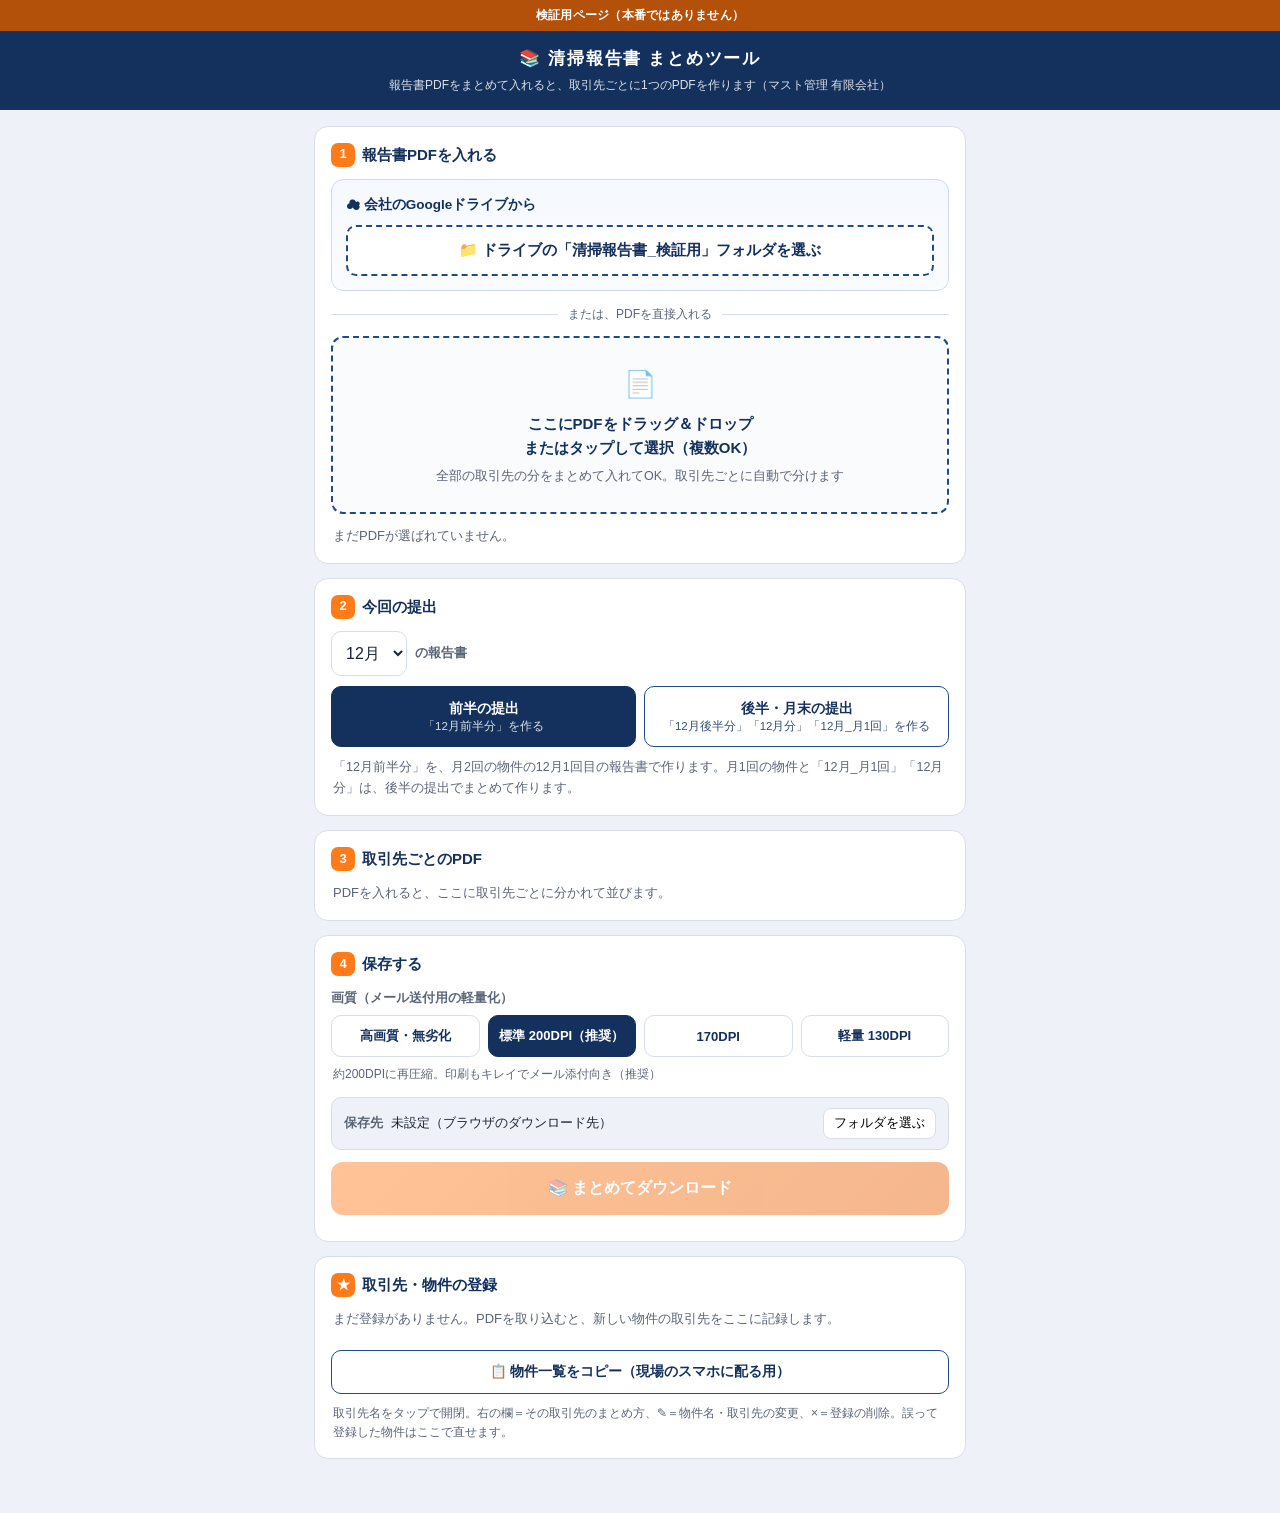
<file: matome/preview/index.html>
<!DOCTYPE html>
<html lang="ja">
<head>
<meta charset="UTF-8">
<meta name="viewport" content="width=device-width, initial-scale=1.0">
<title>報告書まとめツール｜マスト管理 有限会社</title>
<link rel="apple-touch-icon" href="../icon-app-v2.png">
<link rel="icon" type="image/svg+xml" href="../icon-v2.svg">
<link rel="icon" type="image/png" sizes="32x32" href="../favicon-v2.png">
<meta name="theme-color" content="#14315e">
<meta name="apple-mobile-web-app-capable" content="yes">
<meta name="apple-mobile-web-app-status-bar-style" content="black-translucent">
<meta name="apple-mobile-web-app-title" content="報告書PDF結合">
<!-- 安全対策（2026-10-30）：このページが読み込める・通信できる先を、自分のサイトと会社のドライブの受け取り口（Apps Script）だけに絞る。
     万一おかしなPDFや部品が混ざっても、よその場所から命令を読み込んだり、報告書の中身をよそへ送ったりできないようにするため。
     受け取り口の返事は script.googleusercontent.com から届くので、そこも許可する。 -->
<meta http-equiv="Content-Security-Policy" content="default-src 'self'; script-src 'self' 'unsafe-inline'; style-src 'self' 'unsafe-inline'; img-src 'self' data: blob:; font-src 'self' data:; connect-src 'self' https://script.google.com https://script.googleusercontent.com; worker-src 'self'; manifest-src 'self'; object-src 'none'; base-uri 'none'; form-action 'self'">
<meta name="referrer" content="same-origin">
<!-- PDFの部品は外部のCDNではなく、このサイトの lib/ に置いたものを使う（2026-10-30）。
     CDNが乗っ取られたり書き換えられたりしても影響を受けず、版も勝手に変わらない。
     PDF.js（圧縮で描き直す部品）は使う時にだけ読み込む（loadPdfjs）。 -->
<script src="../../lib/pdf-lib-1.17.1.min.js" data-lib="pdf-lib"></script>
<style>
  :root{
    --navy:#14315e; --navy2:#1f4a8a; --orange:#ff7a18; --orange2:#e85d00;
    --bg:#f4f7fb; --bg2:#eef2f8; --line:#d8dee9; --ink:#1a2233; --muted:#5b6577;
  }
  *{box-sizing:border-box;}
  body{ margin:0; font-family:-apple-system,"Hiragino Kaku Gothic ProN","Noto Sans JP",sans-serif;
    color:var(--ink); background:var(--bg2); line-height:1.6; }
  .topbar{ background:var(--navy); color:#fff; padding:14px; text-align:center; }
  .topbar h1{ margin:0; font-size:17px; letter-spacing:.1em; }
  .topbar p{ margin:4px 0 0; font-size:12px; opacity:.85; }
  .wrap{ max-width:680px; margin:0 auto; padding:16px 14px 40px; }
  .card{ background:#fff; border:1px solid var(--line); border-radius:14px; padding:16px; margin-bottom:14px; }
  .card h2{ margin:0 0 12px; font-size:15px; color:var(--navy); display:flex; align-items:center; gap:7px; }
  .card h2 .num{ width:24px; height:24px; border-radius:7px; background:var(--orange); color:#fff; font-size:13px;
    display:inline-flex; align-items:center; justify-content:center; }

  .drop{ display:flex; flex-direction:column; align-items:center; justify-content:center; gap:6px;
    padding:26px 16px; border:2px dashed var(--navy2); border-radius:12px; background:#fafbfd;
    color:var(--navy); font-weight:700; font-size:15px; cursor:pointer; position:relative; text-align:center; }
  .drop.over{ border-color:var(--orange); background:#fff6ee; }
  .drop input[type=file]{ position:absolute; inset:0; opacity:0; cursor:pointer; }
  .drop .big{ font-size:26px; }
  .drop small{ font-weight:400; color:var(--muted); }

  /* 会社のGoogleドライブ（パソコンに同期したフォルダ）から読み込む */
  .drv{ padding:14px; border:1.5px solid #cfdcf0; border-radius:12px; background:linear-gradient(180deg,#f5f9ff 0%,#fafbfd 100%); }
  .drv-head{ font-size:13.5px; font-weight:800; color:var(--navy); margin:0 0 10px; }
  .drv-pick{ width:100%; padding:14px; font-size:15px; font-weight:800; border:2px dashed var(--navy2); border-radius:10px;
    background:#fff; color:var(--navy); cursor:pointer; }
  .drv-row{ display:flex; gap:8px; align-items:stretch; margin-bottom:8px; }
  .drv select{ padding:11px 10px; font-size:15px; border:1.5px solid var(--line); border-radius:10px;
    background:#fff; color:var(--ink); font-family:inherit; }
  .drv-row #drvMonth{ flex:none; }
  .drv-row #drvClient{ flex:1; min-width:0; }
  .drv-seg{ display:grid; grid-template-columns:1fr 1fr; gap:8px; margin-bottom:8px; }
  .drv-seg button{ padding:9px 6px; font-size:14px; font-weight:700; border:1.5px solid var(--navy2); border-radius:10px;
    background:#fff; color:var(--navy); cursor:pointer; line-height:1.35; }
  .drv-seg button small{ display:block; font-size:11px; font-weight:400; opacity:.85; }
  .drv-seg button.active{ background:var(--navy); color:#fff; border-color:var(--navy); }
  .drv-go{ display:block; width:100%; margin-bottom:10px; padding:13px; font-size:16px; font-weight:800; border:none; border-radius:10px; cursor:pointer;
    color:#fff; background:linear-gradient(135deg,var(--orange) 0%,var(--orange2) 100%); }
  .drv-go:disabled{ opacity:.5; cursor:default; }
  .drv-dir{ display:flex; align-items:center; gap:8px; font-size:12px; color:var(--muted); }
  .drv-dir span{ flex:1; min-width:0; overflow-wrap:anywhere; }
  .drv-dir button{ flex:none; border:1px solid var(--line); background:#fff; border-radius:8px; padding:4px 10px;
    font-size:12px; cursor:pointer; color:var(--muted); }
  .drv-dir + .drv-dir{ margin-top:6px; }
  .drv-dir.warn span{ color:#b3500a; font-weight:700; }
  .drv-or{ display:flex; align-items:center; gap:10px; margin:14px 0 12px; font-size:12px; color:var(--muted); }
  .drv-or::before, .drv-or::after{ content:''; flex:1; height:1px; background:var(--line); }
  .status.busy{ display:block; background:#eef3fb; color:var(--navy); border:1px solid #cfdcf0; }

  .sortbar{ display:flex; align-items:center; gap:8px; flex-wrap:wrap; margin-top:12px; }
  .sortbar .lbl{ font-size:12.5px; font-weight:700; color:var(--muted); }
  .sortbar button{ padding:7px 13px; font-size:13px; font-weight:700; border:1.5px solid var(--line);
    border-radius:999px; background:#fff; color:var(--navy); cursor:pointer; }
  .sortbar button.active{ background:var(--navy); color:#fff; border-color:var(--navy); }

  /* 画質（メール送付用の軽量化）セレクター */
  .qbar{ margin-bottom:8px; }
  .qbar .qlbl{ display:block; font-size:12.5px; font-weight:700; color:var(--muted); margin-bottom:7px; }
  .qbar .qbtns{ display:flex; gap:8px; flex-wrap:wrap; }
  .qbar .qbtns button{ flex:1; min-width:100px; padding:11px 8px; font-size:13px; font-weight:700;
    border:1.5px solid var(--line); border-radius:10px; background:#fff; color:var(--navy); cursor:pointer; }
  .qbar .qbtns button.active{ background:var(--navy); color:#fff; border-color:var(--navy); }
  .qhint{ font-size:12px; color:var(--muted); margin:0 2px 14px; line-height:1.5; }

  .plist{ list-style:none; margin:10px 0 0; padding:0; }
  .plist li{ display:flex; align-items:center; gap:8px; padding:9px 10px; border:1px solid var(--line);
    border-radius:10px; margin-bottom:7px; background:#fafbfd; font-size:13.5px; }
  .plist .no{ flex:none; width:24px; height:24px; border-radius:50%; background:var(--navy); color:#fff;
    font-size:12px; font-weight:700; display:inline-flex; align-items:center; justify-content:center; }
  .plist .dt{ flex:none; min-width:46px; text-align:center; padding:3px 7px; border-radius:7px;
    background:#eef2f8; color:var(--navy2); font-size:12px; font-weight:800; }
  .plist .dt.none{ background:#fdeee2; color:var(--orange2); }
  .plist .nm-wrap{ flex:1; min-width:0; display:flex; flex-direction:column; }
  /* 物件名は省略せず折り返す（スマホ幅で「グリーンハ…」となり1と2の区別がつかなくなるため） */
  .plist .nm{ overflow-wrap:anywhere; font-weight:700; line-height:1.4; }
  .plist .tag{ display:inline-block; margin-left:6px; padding:0 6px; border-radius:5px; font-size:10.5px;
    font-weight:800; vertical-align:1px; background:#fdeee2; color:#b3500a; }
  .plist button{ flex:none; width:30px; height:30px; border:1px solid var(--line); border-radius:8px;
    background:#fff; color:var(--navy); font-size:14px; cursor:pointer; }
  .plist button:disabled{ opacity:.3; cursor:default; }
  .plist button.rm{ color:var(--orange2); }
  .empty-note{ margin:12px 2px 0; font-size:13px; color:var(--muted); }

  input[type=text]{ width:100%; padding:13px 12px; font-size:16px;
    border:1.5px solid var(--line); border-radius:10px; color:var(--ink); font-family:inherit; }
  input[type=text]:focus{ outline:none; border-color:var(--orange); }
  .auto-tag{ font-weight:400; color:var(--navy2); }

  /* 今回の提出（何月の・前半か後半か） */
  .per-month{ display:flex; align-items:center; gap:8px; margin-bottom:10px; }
  .per-month select{ padding:12px 10px; font-size:16px; border:1.5px solid var(--line); border-radius:10px;
    background:#fff; color:var(--ink); font-family:inherit; }
  .per-month .pm-note{ font-size:12.5px; font-weight:700; color:var(--muted); }
  .per-btns{ display:grid; grid-template-columns:1fr 1fr; gap:8px; }
  .per-btns button{ padding:11px 8px; font-size:14px; font-weight:700; border:1.5px solid var(--navy2);
    border-radius:10px; background:#fff; color:var(--navy); cursor:pointer; line-height:1.45; }
  .per-btns button small{ display:block; font-size:11.5px; font-weight:400; opacity:.85; }
  .per-btns button.active{ background:var(--navy); color:#fff; border-color:var(--navy); }
  .rd-note{ margin:10px 2px 0; font-size:12.5px; color:var(--muted); line-height:1.7; }

  .btn-merge{ width:100%; padding:16px; font-size:16px; font-weight:800; border:none; border-radius:12px;
    cursor:pointer; color:#fff; background:linear-gradient(135deg,var(--orange) 0%,var(--orange2) 100%); }
  .btn-merge:disabled{ opacity:.45; cursor:default; }
  .status{ margin-top:12px; padding:11px 14px; border-radius:10px; font-size:13.5px; font-weight:700;
    text-align:center; display:none; white-space:pre-line; }
  .status.ok{ display:block; background:#e9f7ec; color:#1b7a36; border:1px solid #bfe5c8; }
  .status.ng{ display:block; background:#fdeee2; color:#b3500a; border:1px solid #f7c9a3; }
  .hint{ font-size:12px; color:var(--muted); margin:10px 2px 0; }

  /* 取引先ごとのPDF（1社＝1枚のカード） */
  .cg{ border:1px solid var(--line); border-radius:12px; padding:12px; margin-top:10px; background:#fff; }
  .cg.ready{ border-left:4px solid var(--navy2); }
  .cg.later{ background:#f7f8fa; }
  .cg.needstyle{ border-color:#f0d488; background:#fffdf5; }
  .cg-head{ display:flex; align-items:center; gap:8px; flex-wrap:wrap; }
  .cg-name{ flex:1; min-width:150px; font-weight:800; color:var(--navy); font-size:14.5px; overflow-wrap:anywhere; }
  .cg-part{ display:inline-block; margin-left:8px; padding:1px 8px; border-radius:999px; background:var(--bg2);
    color:var(--navy2); font-size:11.5px; font-weight:700; vertical-align:2px; }
  .cg-cnt{ flex:none; font-size:11.5px; font-weight:800; color:#fff; background:var(--navy2); border-radius:999px; padding:1px 9px; }
  .cg-style{ flex:none; padding:6px 8px; font-size:13px; border:1.5px solid var(--line); border-radius:8px;
    background:#fff; color:var(--navy); font-family:inherit; font-weight:700; }
  .cg-fname{ margin:8px 0 0; padding:8px 10px; border-radius:8px; background:#eef2f8; font-size:13px;
    font-weight:700; color:var(--navy); overflow-wrap:anywhere; }
  .cg-note{ margin:8px 0 0; font-size:12.5px; color:var(--muted); line-height:1.6; }
  .cg-warn{ margin:8px 0 0; padding:9px 11px; border-radius:9px; font-size:12.5px; font-weight:700; line-height:1.7; }
  .cg-warn.miss{ background:#fff8e6; border:1px solid #f0d488; color:#8a6400; }
  .cg-warn.dup{ background:#fdeee2; border:1px solid #f7c9a3; color:#b3500a; }
  .cg-warn .cw-title{ font-weight:800; margin-bottom:2px; }
  .cg-toggle{ background:none; border:none; padding:8px 0 0; color:var(--navy2); font-size:13px; font-weight:700; cursor:pointer; }
  /* 前半分／後半分のもう一方に回した報告書。見分けが違っていたら、ここから今回のPDFに入れられる */
  .skip-row{ display:flex; align-items:center; gap:8px; padding:5px 0; font-size:13px; border-top:1px dashed var(--line); }
  .skip-row:first-of-type{ border-top:none; }
  .skip-row .sk-name{ flex:1; min-width:0; overflow-wrap:anywhere; color:var(--ink); }
  .skip-row button{ flex:none; border:1px solid var(--navy2); background:#fff; color:var(--navy); border-radius:7px;
    padding:4px 10px; font-size:12px; font-weight:700; cursor:pointer; }
  .skip-row button:active{ background:var(--bg2); }
  .cg-foot{ display:flex; align-items:center; gap:10px; margin-top:10px; flex-wrap:wrap; }
  .cg-save{ padding:9px 14px; border-radius:9px; border:1.5px solid var(--navy2); background:#fff; color:var(--navy);
    font-weight:700; font-size:13px; cursor:pointer; }
  .cg-save:disabled{ opacity:.45; cursor:default; }
  .cg-done{ font-size:12.5px; font-weight:700; color:#1b7a36; }
  .cg-pick{ display:grid; gap:8px; margin-top:10px; }
  .cg-pick button{ text-align:left; padding:10px 12px; border:1.5px solid var(--navy2); border-radius:10px;
    background:#fff; color:var(--navy); font-weight:700; font-size:13.5px; cursor:pointer; }
  .cg-pick button small{ display:block; font-weight:400; color:var(--muted); font-size:12px; }
  .absent{ margin-top:12px; padding:12px 14px; border-radius:10px; background:#fff8e6; border:1px solid #f0d488;
    font-size:13px; font-weight:700; color:#8a6400; line-height:1.7; }
  #saveStatus{ text-align:left; }

  /* 登録一覧（取引先・物件マスタ） */
  .mg-client{ border:1px solid var(--line); border-radius:10px; padding:10px 12px; margin-bottom:8px; background:#fafbfd; }
  .mg-cname{ display:flex; align-items:center; gap:8px; font-weight:800; color:var(--navy); font-size:13.5px; cursor:pointer; user-select:none; }
  .mg-caret{ flex:none; font-size:10px; color:var(--muted); width:12px; }
  .mg-ctitle{ flex:1; min-width:0; overflow:hidden; text-overflow:ellipsis; white-space:nowrap; }
  .mg-cnt{ flex:none; font-size:11px; font-weight:800; color:#fff; background:var(--navy2); border-radius:999px; padding:1px 9px; }
  .mg-rows{ margin-top:6px; }
  .mg-row{ display:flex; align-items:center; gap:8px; padding:4px 0; }
  .mg-pname{ flex:1; font-size:13px; min-width:0; overflow:hidden; text-overflow:ellipsis; white-space:nowrap; }
  .mg-row button{ flex:none; width:30px; height:30px; border:1px solid var(--line); border-radius:8px; background:#fff; cursor:pointer; }
  .mg-row button.rm{ color:var(--orange2); }
  /* まとめた名前（別名）。まとめ先の物件の下に一段さげて出す */
  .mg-alias{ display:flex; align-items:center; gap:8px; padding:0 0 4px 18px; }
  .mg-aname{ flex:1; min-width:0; font-size:12px; color:var(--muted); overflow-wrap:anywhere; line-height:1.5; }
  .mg-alias button{ flex:none; padding:4px 10px; font-size:12px; font-weight:700; border:1px solid var(--navy2);
    border-radius:7px; background:#fff; color:var(--navy2); cursor:pointer; white-space:nowrap; }

  /* まとめた直後だけ出る「取り消す」 */
  .undo-bar{ position:fixed; left:50%; bottom:16px; transform:translateX(-50%); width:calc(100% - 32px); max-width:560px;
    background:var(--navy); color:#fff; border-radius:12px; padding:8px 40px 8px 14px; box-shadow:0 6px 24px rgba(20,30,50,.3);
    z-index:40; display:none; }
  .ub-row{ display:flex; align-items:center; gap:10px; padding:4px 0; }
  .ub-msg{ flex:1; min-width:0; font-size:13px; font-weight:700; line-height:1.5; overflow-wrap:anywhere; }
  .ub-undo{ flex:none; padding:7px 13px; border:none; border-radius:8px; background:var(--orange); color:#fff;
    font-weight:800; font-size:13px; cursor:pointer; white-space:nowrap; }
  .ub-close{ position:absolute; top:6px; right:6px; width:30px; height:30px; border:none; background:transparent;
    color:#fff; opacity:.7; font-size:16px; cursor:pointer; }

  /* 大量登録に備えた整理：件数表示・検索・スクロール上限 */
  .list-count{ font-size:12px; font-weight:700; color:var(--muted); margin:10px 2px 0; }
  .scroll-box{ max-height:340px; overflow:auto; margin-top:6px; -webkit-overflow-scrolling:touch; }
  .search-box{ margin-bottom:10px; }
  .search-box input{ background:#fafbfd; }

  /* 新規物件の取引先を聞くモーダル */
  .btn-copy{ display:block; width:100%; margin-top:14px; padding:12px; border-radius:10px; cursor:pointer;
    border:1.5px solid var(--navy2); background:#fff; color:var(--navy); font-size:13.5px; font-weight:700; }
  .btn-copy:active{ background:var(--bg2); }
  .copy-note{ font-size:12.5px; line-height:1.7; color:var(--muted); margin:8px 2px 0; white-space:pre-wrap; }
  .copy-note.ok{ color:#14532d; }
  .btn-reset{ display:block; width:100%; margin-top:12px; padding:11px; border-radius:10px; cursor:pointer;
    border:1px solid #fca5a5; background:#fff5f5; color:#b91c1c; font-size:13.5px; font-weight:700; }
  .btn-reset:active{ background:#fee2e2; }
  .savedir{ display:flex; align-items:center; flex-wrap:wrap; gap:8px; margin:0 0 12px; padding:10px 12px;
    background:var(--bg2); border:1px solid var(--line); border-radius:10px; font-size:13px; }
  .savedir .sd-lbl{ font-weight:700; color:var(--muted); flex:none; }
  .savedir .sd-val{ flex:1; min-width:120px; overflow-wrap:anywhere; }
  .savedir button{ flex:none; border:1px solid var(--line); background:#fff; border-radius:8px;
    padding:6px 10px; font-size:12.5px; cursor:pointer; }
  .savedir button:active{ background:var(--bg2); }
  .m-hint{ background:#eff6ff; border:1px solid #bfdbfe; border-radius:10px; padding:11px 12px; margin:10px 0 4px; }
  .m-hint .mh-q{ font-size:13px; line-height:1.7; margin:0 0 9px; color:#1e3a8a; }
  .m-hint .mh-q b{ color:#1d4ed8; }
  .m-hint .mh-yes{ display:block; width:100%; padding:9px; border-radius:9px; cursor:pointer;
    border:1px solid #bfdbfe; background:#fff; color:#1e3a8a; font-size:13px; font-weight:700; }
  .m-hint .mh-yes:active{ background:#dbeafe; }
  .m-same{ background:#fff7ed; border:1px solid #fed7aa; border-radius:10px; padding:12px; margin:10px 0 4px; }
  .m-same .ms-q{ font-size:14px; line-height:1.7; margin:0 0 10px; color:#7c2d12; }
  .m-same .ms-q b{ color:#b3500a; }
  .m-same button{ display:block; width:100%; margin-top:8px; padding:11px; border-radius:9px;
    font-size:14px; font-weight:700; cursor:pointer; }
  .m-same .ms-yes{ border:none; background:var(--orange2); color:#fff; }
  .m-same .ms-no{ border:1px solid var(--line); background:#fff; color:var(--ink); }
  .miss-row{ display:flex; align-items:center; gap:6px; padding:3px 0; }
  .miss-row .mr-name{ flex:1; min-width:0; overflow-wrap:anywhere; }
  .miss-row button{ flex:none; border:1px solid #e2c98a; background:#fffdf5; color:#8a6400;
    border-radius:7px; padding:5px 8px; font-size:11.5px; cursor:pointer; white-space:nowrap; }
  .miss-row button:active{ background:#fff4d6; }
  .modal-bg{ position:fixed; inset:0; background:rgba(20,30,50,.55); display:none; align-items:center; justify-content:center; padding:18px; z-index:50; }
  .modal{ background:#fff; border-radius:16px; padding:18px; max-width:420px; width:100%; max-height:86vh; overflow:auto; }
  .modal h3{ margin:0 0 6px; color:var(--navy); font-size:16px; }
  .m-prop{ font-size:17px; font-weight:800; color:var(--orange2); margin:4px 0 10px; word-break:break-all; }
  .modal input.m-prop-edit{ font-size:17px; font-weight:800; color:var(--navy); margin:4px 0 10px; }
  .m-name-err{ margin:-4px 2px 10px; font-size:12.5px; font-weight:700; color:#b3500a; }
  /* まとめるボタンの2行目：「消える名前」→「残る名前」 */
  .mv{ display:block; margin-top:3px; font-size:12.5px; font-weight:400; line-height:1.5; overflow-wrap:anywhere; }
  .mv b{ font-weight:800; }
  .m-msg{ font-size:13px; color:var(--muted); margin:0 0 12px; }
  .m-sub{ font-size:12px; font-weight:700; color:var(--muted); margin:0 0 7px; }
  .m-clients{ display:flex; flex-wrap:wrap; gap:8px; margin-bottom:14px; }
  .chip{ padding:9px 14px; border:1.5px solid var(--navy2); border-radius:999px; background:#fff; color:var(--navy); font-weight:700; font-size:14px; cursor:pointer; }
  .m-none{ font-size:13px; color:var(--muted); }
  .m-new{ display:flex; gap:8px; margin-bottom:14px; }
  .m-new input{ flex:1; }
  .m-new button{ flex:none; padding:0 14px; border:none; border-radius:10px; background:var(--navy); color:#fff; font-weight:700; cursor:pointer; }
  .m-skip{ width:100%; padding:12px; border:1.5px solid var(--line); border-radius:10px; background:#fff; color:var(--muted); font-weight:700; cursor:pointer; }
  .chip.sel{ background:var(--navy); color:#fff; border-color:var(--navy); }
  .m-freq{ display:flex; gap:8px; margin-bottom:14px; }
  .m-freq button{ flex:1; padding:11px; border:1.5px solid var(--navy2); border-radius:10px; background:#fff; color:var(--navy); font-weight:700; font-size:14px; cursor:pointer; }
  .m-freq button.sel{ background:var(--navy); color:#fff; border-color:var(--navy); }
  .m-sel{ font-size:13px; font-weight:700; color:var(--navy); background:#eef2f8; border-radius:8px; padding:8px 10px; margin:0 0 12px; }
  .m-sel.empty{ color:#a0a6b0; }
  .m-preset{ font-size:12px; color:var(--navy2); margin:-6px 2px 12px; }
  .m-confirm{ width:100%; padding:13px; border:none; border-radius:10px; background:linear-gradient(135deg,var(--orange),var(--orange2)); color:#fff; font-weight:800; font-size:15px; cursor:pointer; margin-bottom:8px; }
  .m-confirm:disabled{ opacity:.45; cursor:default; }

  .mg-style{ flex:none; padding:3px 6px; font-size:11.5px; border:1px solid var(--line); border-radius:7px;
    background:#fff; color:var(--navy2); font-family:inherit; font-weight:700; }
  .mg-fbadge{ flex:none; font-size:10px; font-weight:800; padding:2px 7px; border-radius:6px; background:#eef2f8; color:var(--navy2); }
  .mg-fbadge.q{ background:#fdeee2; color:var(--orange2); }
</style>
</head>
<body>
<script>
(function(){
  var P='PV2_', S=Storage.prototype, g=S.getItem, s=S.setItem, r=S.removeItem;
  try{
    ['must_property_map','must_property_freq','must_property_alias','must_property_alias_name',
     'must_client_period_style','must_client_style'].forEach(function(k){
      if(g.call(localStorage, P+k)===null){ var v=g.call(localStorage, k); if(v!==null) s.call(localStorage, P+k, v); }
    });
  }catch(e){}
  S.getItem    = function(k){ return g.call(this, P+k); };
  S.setItem    = function(k,v){ return s.call(this, P+k, v); };
  S.removeItem = function(k){ return r.call(this, P+k); };
})();
</script>
<div style="background:#b3500a;color:#fff;font-size:12px;font-weight:700;text-align:center;padding:6px 10px;letter-spacing:.02em;">検証用ページ（本番ではありません）</div>


<div class="topbar">
  <h1>📚 清掃報告書 まとめツール</h1>
  <p>報告書PDFをまとめて入れると、取引先ごとに1つのPDFを作ります（マスト管理 有限会社）</p>
</div>

<div class="wrap">

  <div class="card">
    <h2><span class="num">1</span>報告書PDFを入れる</h2>
    <div class="drv" id="drv" style="display:none">
      <p class="drv-head">☁ 会社のGoogleドライブから</p>
      <button class="drv-pick" id="drvSetup" onclick="pickSrcDir()">📁 ドライブの「清掃報告書」フォルダを選ぶ</button>
      <div id="drvMain">
        <div class="drv-row">
          <select id="drvMonth" onchange="drvYM=this.value"></select>
          <select id="drvClient"></select>
        </div>
        <div class="drv-seg" id="drvSeg">
          <button data-h="h1" onclick="setDrvHalf('h1')">前半の提出<small>前半分</small></button>
          <button data-h="h2" onclick="setDrvHalf('h2')">後半・月末の提出<small>後半分・月分・月1回</small></button>
        </div>
        <button class="drv-go" id="drvGo" onclick="loadFromDrive()">☁ 読み込む</button>
        <div class="drv-dir"><span id="drvDir"></span><button onclick="pickSrcDir()">フォルダを変える</button></div>
        <div class="drv-dir" id="drvKeep"><span id="drvKeepVal"></span><button id="drvKeepPick" onclick="pickSaveDir()">保存先を選ぶ</button></div>
      </div>
    </div>
    <div class="drv-or" id="drvOr" style="display:none">または、PDFを直接入れる</div>
    <label class="drop" id="drop">
      <span class="big">📄</span>
      <span>ここにPDFをドラッグ＆ドロップ<br>またはタップして選択（複数OK）</span>
      <small>全部の取引先の分をまとめて入れてOK。取引先ごとに自動で分けます</small>
      <input type="file" id="pdfInput" accept="application/pdf,.pdf" multiple>
    </label>
    <p class="list-count" id="loadCount" style="display:none"></p>
    <p class="empty-note" id="emptyNote">まだPDFが選ばれていません。</p>
    <div class="status" id="status"></div>
    <button class="btn-reset" id="btnReset" onclick="resetAll()" style="display:none">🔄 最初からやり直す（取り込んだPDFを全部消す）</button>
  </div>

  <div class="card">
    <h2><span class="num">2</span>今回の提出<span class="auto-tag" id="roundAuto"></span></h2>
    <div class="per-month">
      <select id="f_month" onchange="onMonthChange()"></select>
      <span class="pm-note">の報告書</span>
    </div>
    <div class="per-btns" id="roundBtns">
      <button data-r="h1" onclick="setRound('h1')">前半の提出<small id="rbH1">「前半分」を作る</small></button>
      <button data-r="h2" onclick="setRound('h2')">後半・月末の提出<small id="rbH2">「後半分」「月分」「月1回」を作る</small></button>
    </div>
    <p class="rd-note" id="roundNote"></p>
  </div>

  <div class="card">
    <h2><span class="num">3</span>取引先ごとのPDF</h2>
    <p class="empty-note" id="groupsEmpty">PDFを入れると、ここに取引先ごとに分かれて並びます。</p>
    <div class="sortbar" id="sortbar" style="display:none">
      <span class="lbl">並び順：</span>
      <button id="sortDate" onclick="sortBy('date')">📅 清掃日順</button>
      <button id="sortName" onclick="sortBy('prop')">🏢 物件名順</button>
    </div>
    <div id="groups"></div>
    <div class="absent" id="absent" style="display:none"></div>
    <p class="hint" id="groupsHint" style="display:none">「報告書を表示」で中身の一覧が開きます。↑↓で順番を入れかえると、その順番どおりに結合します。</p>
  </div>

  <div class="card">
    <h2><span class="num">4</span>保存する</h2>
    <div class="qbar" id="qbar">
      <span class="qlbl">画質（メール送付用の軽量化）</span>
      <div class="qbtns">
        <button data-q="hi" onclick="setQ('hi')">高画質・無劣化</button>
        <button data-q="std" class="active" onclick="setQ('std')">標準 200DPI（推奨）</button>
        <button data-q="mid" onclick="setQ('mid')">170DPI</button>
        <button data-q="lite" onclick="setQ('lite')">軽量 130DPI</button>
      </div>
    </div>
    <p class="qhint" id="qHint"></p>
    <div class="savedir" id="saveDirWrap">
      <span class="sd-lbl">保存先</span>
      <span class="sd-val" id="sdVal">未設定（ブラウザのダウンロード先）</span>
      <button id="sdPick" onclick="pickSaveDir()">フォルダを選ぶ</button>
      <button id="sdClear" onclick="clearSaveDir()" style="display:none">解除</button>
    </div>
    <button class="btn-merge" id="btnMerge" onclick="saveAll()" disabled>📚 まとめて保存</button>
    <p class="hint" id="saveHint"></p>
    <div class="status" id="saveStatus"></div>
  </div>

  <div class="card">
    <h2><span class="num">★</span>取引先・物件の登録</h2>
    <p class="empty-note" id="mgmtEmpty">まだ登録がありません。PDFを取り込むと、新しい物件の取引先をここに記録します。</p>
    <p class="list-count" id="mgmtCount" style="display:none"></p>
    <div class="search-box" id="mgmtSearchWrap" style="display:none">
      <input type="text" id="mgmtSearchBox" placeholder="🔎 物件名・取引先で検索" oninput="mgmtQuery=this.value; renderMgmt();">
    </div>
    <div class="scroll-box" id="mgmtScroll"><div id="mgmtList"></div></div>
    <button class="btn-copy" id="btnCopyList" onclick="copyPlaceList()">📋 物件一覧をコピー（現場のスマホに配る用）</button>
    <p class="copy-note" id="copyNote"></p>
    <p class="hint">取引先名をタップで開閉。右の欄＝その取引先のまとめ方、✎＝物件名・取引先の変更、×＝登録の削除。誤って登録した物件はここで直せます。</p>
  </div>


</div>

<!-- 新規物件の取引先・頻度を確認するモーダル -->
<div class="modal-bg" id="modalBg">
  <div class="modal">
    <h3 id="mTitle">新しい物件です</h3>
    <p class="m-prop" id="mProp"></p>
    <!-- ✎ の画面だけ、物件名そのものを直せる -->
    <input type="text" class="m-prop-edit" id="mPropEdit" style="display:none" oninput="updateConfirm()">
    <p class="m-name-err" id="mNameErr" style="display:none"></p>
    <p class="m-msg" id="mMsg">この物件を取り込みますか？取引先と清掃頻度を選んでください。</p>
    <!-- 似た名前が登録済みのときだけ出る。ここで「同じ」と答えれば新規登録せずにまとめる。
         ボタンには「どちらの名前が残るか」を矢印の形で出す（矢印の先が残る） -->
    <div class="m-same" id="mSame" style="display:none">
      <p class="ms-q">登録ずみの <b id="msName"></b> と同じ物件ではありませんか？</p>
      <button class="ms-yes" onclick="answerSame(true)">はい、同じ物件です<span class="mv">「<span id="msFrom"></span>」→「<b id="msTo"></b>」にまとめる</span></button>
      <button class="ms-no" onclick="answerSame(false)">いいえ、別の物件です</button>
    </div>
    <!-- 判定が微妙なもの。既定は新規登録のまま＝押さなければ何も起きない -->
    <div class="m-hint" id="mHint" style="display:none">
      <p class="mh-q">似た名前が登録されています：<b id="mhName"></b><br>
        別の物件ならこのまま取引先を選んでください。</p>
      <button class="mh-yes" onclick="useHint()">同じ物件だった<span class="mv">「<span id="mhFrom"></span>」→「<b id="mhTo"></b>」にまとめる</span></button>
    </div>
    <!-- 「まとめる」＝この名前を、どの物件の別名にするか選ぶ。選んでから矢印の形のボタンで確定 -->
    <div class="m-merge" id="mMerge" style="display:none">
      <p class="m-sub">どの物件と同じですか？</p>
      <div class="m-clients" id="mMergeList"></div>
      <button class="m-confirm" id="mMergeGo" onclick="doMerge()" disabled>まとめる</button>
    </div>
    <div id="mNormal">
    <!-- 選ぶ前から場所を取っておく（選んだ瞬間に下のボタンがずれて押し間違えるのを防ぐ） -->
    <p class="m-sel empty" id="mSelClient">取引先：まだ選ばれていません</p>
    <p class="m-preset" id="mPreset" style="display:none"></p>
    <p class="m-sub" id="mSubExisting">登録済みの取引先から選ぶ</p>
    <div class="m-clients" id="mClients"></div>
    <p class="m-sub">新しい取引先を登録する</p>
    <div class="m-new">
      <input type="text" id="mNewClient" placeholder="取引先名を入力（例：〇〇不動産）">
      <button onclick="setNewClient()">選択</button>
    </div>
    <p class="m-sub">清掃の頻度</p>
    <div class="m-freq" id="mFreq">
      <button data-f="2" onclick="setFreq('2')">月2回</button>
      <button data-f="1" onclick="setFreq('1')">月1回</button>
    </div>
    </div>
    <button class="m-confirm" id="mConfirm" onclick="confirmModal()" disabled>取り込む</button>
    <button class="m-skip" id="mSkip" onclick="resolvePick(null)">取り込まない（除外）</button>
  </div>
</div>

<div class="undo-bar" id="undoBar"></div>

<script>
  let items = [];          // {id, name, bytes, date, prop, client, created}
  let itemSeq = 0;         // items の通し番号（保存済みかどうかの照合に使う）
  let curSort = 'date';    // 'date' | 'prop' | null(手動)
  let mgmtQuery = '';        // 登録一覧の検索文字
  let collapsedClients = {}; // 取引先名→true で折りたたみ
  let quality = 'std';       // 'hi'=無劣化そのまま / 'std'=標準圧縮 / 'lite'=軽量圧縮
  /* 圧縮時は pdf.js で各ページを目標DPIに描き直す。
     2026-10-30 に 3.11.174 → 6.4.299 へ上げた。3.11.174 には「細工したPDFを開くとページ内で勝手に命令が動く」弱点
     （CVE-2024-4367）があり、ドライブの受け取り口から届いたPDFをこのPCで描き直す流れになったため。
     部品はこのサイトの lib/ に置いたもの。圧縮を選んだ時にだけ読み込むので、ふだんの起動は重くならない。 */
  const LIB_DIR = new URL('.', document.querySelector('script[data-lib="pdf-lib"]').src).href;   // …/lib/（本番・検証用どちらでも合う）
  const PDFJS_DIR = LIB_DIR + 'pdfjs-6.4.299/';
  let _pdfjs = null;
  async function loadPdfjs(){
    if(!_pdfjs){
      const m = await import(PDFJS_DIR + 'pdf.min.js');
      m.GlobalWorkerOptions.workerSrc = PDFJS_DIR + 'pdf.worker.min.js';
      _pdfjs = m;
    }
    return _pdfjs;
  }
  const QCFG = { std:{ dpi:200, jpeg:0.85 }, mid:{ dpi:170, jpeg:0.85 }, lite:{ dpi:130, jpeg:0.78 } };   // 高画質(hi)は再圧縮なし

  /* ===== 物件名→取引先 の対応表（端末に記憶・1回目だけ手入力すれば次回から自動） ===== */
  const LS_KEY = 'must_property_map';
  let persistFailed = false;   // プライベートモード/容量超過などで保存できなかった
  function persist(key, obj){ try{ localStorage.setItem(key, JSON.stringify(obj)); return true; }catch(e){ persistFailed = true; return false; } }
  function loadMap(){ try{ return JSON.parse(localStorage.getItem(LS_KEY)) || {}; }catch(e){ return {}; } }
  function saveMap(){ persist(LS_KEY, propMap); }
  let propMap = loadMap();
  function clientList(){ return [...new Set(Object.values(propMap))].sort((a,b)=>a.localeCompare(b,'ja')); }
  function lookupClient(prop){ return Object.prototype.hasOwnProperty.call(propMap, prop) ? propMap[prop] : null; }

  /* ===== 表記ゆれ対策：照合だけ正規化する（表示名は登録された表記のまま） =====
     半角/全角の数字・英字、空白の有無、ハイフンの種類、中黒などが違っても同じ物件として扱う。
     報告書ツールの normKey と同じ規則にしてあるので、両ツールの判定がずれない。 */
  /* ===== 番号の書き分けをそろえる =====
     同じ建物でも「グレース5」「グレースV」「グレースⅤ」「グレース五」と書かれる。
     全部おなじ 5 として扱えるよう、番号らしき部分を算用数字に直す。
     ただし語の一部を壊さないよう、英字は「ひとかたまり全部がローマ数字の時だけ」直す
     （ivy館 → そのまま、mixiビル → そのまま、グレースv → グレース5）。 */
  const UNI_ROMAN = {'Ⅰ':1,'Ⅱ':2,'Ⅲ':3,'Ⅳ':4,'Ⅴ':5,'Ⅵ':6,'Ⅶ':7,'Ⅷ':8,'Ⅸ':9,'Ⅹ':10,'Ⅺ':11,'Ⅻ':12,
                     'ⅰ':1,'ⅱ':2,'ⅲ':3,'ⅳ':4,'ⅴ':5,'ⅵ':6,'ⅶ':7,'ⅷ':8,'ⅸ':9,'ⅹ':10,'ⅺ':11,'ⅻ':12};
  function intToRoman(n){
    const tbl=[[10,'x'],[9,'ix'],[5,'v'],[4,'iv'],[1,'i']];
    let out=''; for(const [v,r] of tbl){ while(n>=v){ out+=r; n-=v; } } return out;
  }
  function romanToInt(r){
    const v={i:1,v:5,x:10}; let n=0;
    for(let i=0;i<r.length;i++){ const c=v[r[i]], nx=v[r[i+1]]||0; n += (nx>c ? -c : c); }
    return (n>0 && n<=39 && intToRoman(n)===r) ? n : 0;   // 正しい書き方のものだけ採用（iiii や vv は数字とみなさない）
  }
  const KANJI_NUM={'一':1,'二':2,'三':3,'四':4,'五':5,'六':6,'七':7,'八':8,'九':9};
  function kanjiToInt(k){                                  // 一〜九・十・十一〜九十九
    if(KANJI_NUM[k]) return KANJI_NUM[k];
    if(k==='十') return 10;
    let m=k.match(/^([一二三四五六七八九])?十([一二三四五六七八九])?$/);
    if(m) return (m[1]?KANJI_NUM[m[1]]:1)*10 + (m[2]?KANJI_NUM[m[2]]:0);
    return 0;
  }
  function normKey(s){
    let t=String(s||'');
    // ローマ数字（Ⅴ）は NFKC でラテン文字 V に化けてしまうので、その前に算用数字へ直す
    t=t.replace(/[Ⅰ-Ⅻⅰ-ⅻ]/g, c=>String(UNI_ROMAN[c]||c));
    try{ t=t.normalize('NFKC'); }catch(e){}     // 全角英数→半角、半角カナ→全角
    t=t.toLowerCase()
      .replace(/[\s　]/g,'')                    // 空白（半角・全角）は無視
      .replace(/[‐‑‒–—―−ｰ]/g,'-')             // ハイフン類を統一
      .replace(/(\d)ー/g,'$1-')                 // 数字のあとの長音符はハイフンの打ち間違いとみなす
      .replace(/[・･,、.。]/g,'')                // 中黒・句読点は無視
      .replace(/[ぁ-ゖ]/g, c=>String.fromCharCode(c.charCodeAt(0)+0x60));  // ひらがな→カタカナ
    t=t.replace(/[a-z]+/g, w=>{ const v=romanToInt(w); return v?String(v):w; });      // V → 5（語全体がローマ数字の時だけ）
    t=t.replace(/[一二三四五六七八九十]+/g, w=>{ const v=kanjiToInt(w); return v?String(v):w; });  // 五 → 5
    return t;
  }

  function normIndex(){                          // 照合キー → 登録ずみの正式表記
    const idx={};
    Object.keys(propMap).forEach(p=>{ const k=normKey(p); if(k && !(k in idx)) idx[k]=p; });
    return idx;
  }
  /* ===== 別名（エイリアス） =====
     normKey で吸収しきれない打ち間違い（「文京マンション」と「文京マンシヨン」など）を、
     利用者が一度「同じ物件です」と答えたら覚えておき、次回から自動で寄せる。
     形は { 照合キー: 正式な物件名 }。正式名そのものは propMap 側で管理する。 */
  const LS_ALIAS = 'must_property_alias';
  function loadAlias(){ try{ return JSON.parse(localStorage.getItem(LS_ALIAS)) || {}; }catch(e){ return {}; } }
  let aliasMap = loadAlias();
  /* 別名の元の書き方 { 照合キー: まとめたときの物件名 }。照合キーは全角→半角・ひらがな→カタカナ等に
     直してあって画面に出すと別物に見えるので、登録一覧にはこちらを出す（この版より前の別名には無い） */
  const LS_ALIAS_NAME = 'must_property_alias_name';
  function loadAliasName(){ try{ return JSON.parse(localStorage.getItem(LS_ALIAS_NAME)) || {}; }catch(e){ return {}; } }
  let aliasName = loadAliasName();
  function saveAlias(){ persist(LS_ALIAS, aliasMap); persist(LS_ALIAS_NAME, aliasName); }
  function addAlias(variant, canonical){
    const k=normKey(variant);
    if(!k || !canonical || k===normKey(canonical)) return null;
    aliasMap[k]=canonical; aliasName[k]=variant; saveAlias();
    return k;
  }
  function hasProp(p){ return Object.prototype.hasOwnProperty.call(propMap, p); }
  function aliasLabel(k){
    const it = items.find(it=>it.raw && normKey(it.raw)===k);   // 古い別名は、取り込み中のPDFの書き方で代用
    return aliasName[k] || (it && it.raw) || k;
  }
  // 取り込んだ物件名を、登録ずみの表記に寄せる（別物件として二重登録されるのを防ぐ）
  function canonProp(prop){
    if(!prop) return prop;
    if(hasProp(prop)) return prop;
    const k=normKey(prop);
    if(aliasMap[k] && hasProp(aliasMap[k])) return aliasMap[k];
    return normIndex()[k] || prop;
  }

  /* ===== 似た名前をさがす =====
     完全一致でも別名でもない新しい名前が来たとき、登録ずみの中に「打ち間違いでは？」という
     ものがあれば拾う。自動で寄せてしまうと本当に別の物件を潰すので、必ず画面で確認を取る。 */
  function editDistance(a,b){                      // レーベンシュタイン距離（何文字直せば同じになるか）
    if(a===b) return 0;
    const m=a.length, n=b.length;
    if(!m) return n; if(!n) return m;
    let prev=Array.from({length:n+1},(_,j)=>j), cur=new Array(n+1);
    for(let i=1;i<=m;i++){
      cur[0]=i;
      for(let j=1;j<=n;j++){
        cur[j]=Math.min(prev[j]+1, cur[j-1]+1, prev[j-1]+(a[i-1]===b[j-1]?0:1));
      }
      [prev,cur]=[cur,prev];
    }
    return prev[n];
  }
  /* 番号や棟記号だけを取り出した印。「A棟」と「B棟」、「第1」と「第2」を
     打ち間違い扱いしないための歯止め。ここが違えば別物件と決めつけてよい。
     normKey が V→5・五→5 まで直したあとに使うので、書き方の違いでズレることはない */
  function enumSig(k){ return (k.match(/\d+|[a-z]+/g)||[]).join(','); }
  /* 「たぶん別物件だが、念のため知らせておきたい」名前をさがす。
     findSimilar が確信を持てなかったもの＝番号や棟記号が違うだけのものが主。
     ここで拾ったものは自動でまとめず、画面に出すだけにして既定は新規登録のまま進める。 */
  function findNear(prop){
    const k=normKey(prop);
    if(!k) return null;
    let best=null, bestD=Infinity;
    Object.keys(propMap).forEach(reg=>{
      const rk=normKey(reg);
      if(!rk || rk===k) return;
      if(Math.abs(rk.length-k.length) > 2) return;
      const d=editDistance(k,rk);
      const limit = k.length<=4 ? 1 : (k.length<=8 ? 2 : 3);
      if(d<=limit && d<bestD){ bestD=d; best=reg; }
    });
    return best;
  }
  function findSimilar(prop){
    const k=normKey(prop);
    if(!k) return null;
    const sig=enumSig(k);
    let best=null, bestD=Infinity;
    Object.keys(propMap).forEach(reg=>{
      const rk=normKey(reg);
      if(!rk || rk===k) return;
      if(enumSig(rk)!==sig) return;                 // 番号・棟記号が違う＝別物件（A棟/B棟、第1/第3）
      // 長さが大きく違うものも別物件とみなす
      if(Math.abs(rk.length-k.length) > 2) return;
      const d=editDistance(k,rk);
      const limit = k.length<=4 ? 1 : (k.length<=8 ? 2 : 3);   // 短い名前ほど厳しく見る
      if(d<=limit && d<bestD){ bestD=d; best=reg; }
    });
    return best;
  }

  /* ===== 物件ごとの清掃頻度（'2'=月2回 / '1'=月1回）。未登録の既存物件は安全側で月2回扱い ===== */
  const LS_FREQ = 'must_property_freq';
  function loadFreq(){ try{ return JSON.parse(localStorage.getItem(LS_FREQ)) || {}; }catch(e){ return {}; } }
  function saveFreq(){ persist(LS_FREQ, freqMap); }
  let freqMap = loadFreq();
  function lookupFreq(prop){ return freqMap[prop]==='1' ? '1' : '2'; }

  /* ===== 取引先ごとの「まとめ方」 =====
     half = 前半分・後半分に分けて提出（月1回の物件は後半分に混ぜる）
     m1   = 前半・後半＋月1回は別（月2回の物件は前半分・後半分、月1回の物件は別に ○月_月1回）
            ※ 2026-10-12 まで m1 は「全部を ○月_月1回 に」だった。月1回の物件だけの取引先なら結果は同じ
     mo   = ひと月分まとめて（○月分。月1回・月2回の物件を混ぜる）
     取引先ごとに一度選べば覚える。以前の版が覚えていた書き方（月1回・月分）はそのまま引き継ぐ */
  const LS_CSTYLE = 'must_client_style';
  let clientStyle = (function(){
    let m = {};
    try{ m = JSON.parse(localStorage.getItem(LS_CSTYLE)) || {}; }catch(e){}
    try{
      const old = JSON.parse(localStorage.getItem('must_client_period_style')) || {};
      Object.keys(old).forEach(c=>{ if(!m[c] && (old[c]==='m1' || old[c]==='mo')) m[c] = old[c]; });
    }catch(e){}
    return m;
  })();
  const STYLE_LABEL = { half:'前半・後半に分けて', m1:'前半・後半＋月1回は別', mo:'ひと月分まとめて' };
  function setClientStyle(client, style){
    if(!client || !STYLE_LABEL[style]) return;
    clientStyle[client] = style; persist(LS_CSTYLE, clientStyle);
    renderAll();
  }

  /* ===== ファイル名「清掃報告書_物件名_YYYYMMDD.pdf」から清掃日と物件名を取り出す ===== */
  function fromName(name){
    const base = name.replace(/\.pdf$/i,'');
    const dm = base.match(/(\d{8})(?!.*\d{8})/);   // 末尾側の8桁を清掃日とみなす
    const date = dm ? dm[1] : '';
    let prop = base;
    const parts = base.split('_');
    if(parts.length>=3 && /^\d{8}$/.test(parts[parts.length-1])){
      prop = parts.slice(1,-1).join('_');          // 接頭辞と日付を除いた中央＝物件名
    }
    return { date, prop };
  }
  // 清掃日と物件名を取得。①PDF内部の埋め込み情報（LINEでファイル名が変わっても残る）→②ファイル名 の順
  // 作成日時も取っておく（同じ物件・同じ日の報告書が2つあるとき、どちらが新しいかを見分けるため）
  async function readMeta(bytes, name){
    let created = null;
    try{
      const doc = await PDFLib.PDFDocument.load(bytes, { ignoreEncryption:true });
      try{ created = doc.getCreationDate() || null; }catch(e){}
      const sub = (doc.getSubject()||'').match(/(\d{8})/);
      if(sub){
        const kw = (doc.getKeywords()||'').trim();
        return { date: sub[1], prop: kw || fromName(name).prop, created };
      }
    }catch(e){ /* 読めなければファイル名にフォールバック */ }
    return { ...fromName(name), created };
  }
  function fmtDate(d){ return d ? `${+d.slice(4,6)}/${+d.slice(6,8)}` : '日付不明'; }
  // PDFは先頭（決まりでは1024バイト以内）に「%PDF-」がある
  function looksLikePdf(buf){
    const a = new Uint8Array(buf, 0, Math.min(1024, buf.byteLength));
    for(let i=0; i+4<a.length; i++){
      if(a[i]===0x25 && a[i+1]===0x50 && a[i+2]===0x44 && a[i+3]===0x46 && a[i+4]===0x2D) return true;
    }
    return false;
  }

  const drop = document.getElementById('drop');
  document.getElementById('pdfInput').addEventListener('change', e=>{ addFiles(e.target.files); e.target.value=''; });
  drop.addEventListener('dragover', e=>{ e.preventDefault(); drop.classList.add('over'); });
  drop.addEventListener('dragleave', ()=>drop.classList.remove('over'));
  drop.addEventListener('drop', e=>{ e.preventDefault(); drop.classList.remove('over'); addFiles(e.dataTransfer.files); });

  // opts.onlyClient … その取引先の分だけ取り込む（新しい物件は取引先を聞いて登録はする）
  // opts.progress(i,n) … 読み込みの進み具合 / opts.lead(added,other) … 結果の先頭に出す一言
  // opts.driveMonth … ドライブの月フォルダ（'2026年9月'）から読んだ時。保存の時に会社PCの「個別報告書」へ写す印
  async function addFiles(fileList, opts={}){
    const files = [...fileList].filter(f=>/\.pdf$/i.test(f.name) || f.type==='application/pdf');
    if(!files.length){ setStatus('ng','PDFファイルを選んでください。'); return; }
    const before = items.length;
    let otherCnt = 0;                                  // ほかの取引先の分なので取り込まなかった数
    const bad = [];                                    // 読めなかったファイル（ドライブから落とせなかった等）
    const fixed = [];                                  // 表記ゆれを登録ずみの表記に寄せた分
    const merged = [];                                 // 「同じ物件です」と答えてまとめた分（取り消せるようにする）
    let sameCnt = 0;                                   // 中身まで同じだったので1つにした数
    // ① 先に全部読む。新しい物件が何件あるか数えて、確認画面に「1/3」と出すため
    const metas = [];
    for(let fi=0; fi<files.length; fi++){
      const f = files[fi];
      if(items.some(it=>it.name===f.name) || metas.some(m=>m.name===f.name)) continue;   // 同名は二重登録しない
      if(opts.progress) opts.progress(fi+1, files.length);
      let bytes;
      try{ bytes = await f.arrayBuffer(); }catch(e){ bad.push(f.name); continue; }
      // 名前が .pdf でも中身がPDFでないもの（壊れたファイル・別の種類のファイル）は取り込まない（2026-10-30 安全対策）
      if(!looksLikePdf(bytes)){ bad.push(f.name+'（PDFではありません）'); continue; }
      const meta = await readMeta(bytes, f.name);
      metas.push({ name:f.name, bytes, ...meta, raw:meta.prop });   // raw＝PDFに書かれていた物件名（切り離すときに使う）
    }
    const unknown = new Set();
    metas.forEach(m=>{ const p=canonProp(m.prop); if(lookupClient(p)===null) unknown.add(p || '（名前なし）'+m.name); });
    let asked = 0;
    const skipped = new Set();                         // 「取り込まない」と答えた物件名（同じ名前のPDFは聞き直さない）
    // ② 1件ずつ取引先を割り当てる
    for(const m of metas){
      const canon = canonProp(m.prop);                 // 半角/全角違い等は登録ずみの表記に統一（直前の回答で増えた別名も効く）
      if(canon !== m.prop){ fixed.push(`${m.prop} → ${canon}`); m.prop = canon; }
      if(m.prop && skipped.has(m.prop)) continue;
      let client = lookupClient(m.prop);               // 既知の物件なら取引先を自動割り当て
      if(client === null){                             // 新しい物件 → まず打ち間違いを疑い、次に取引先を確認
        const near = findSimilar(m.prop);                  // 打ち間違いの可能性が高い＝はい/いいえで聞く
        const hint = near ? null : findNear(m.prop);       // 微妙なもの＝知らせるだけ（既定は新規登録）
        const like = near || hint;                         // 似た名前の物件の取引先・頻度を、最初から選んだ状態にしておく
        const preset = like ? { client:lookupClient(like), freq:lookupFreq(like), from:like } : null;
        asked++;
        const res = await resolveNewProperty(m.prop, 'new', preset, near, hint, unknown.size>1 ? `${unknown.size}件中${Math.min(asked,unknown.size)}件目` : '');
        if(res.skip){ if(m.prop) skipped.add(m.prop); continue; }   // 「取り込まない」→ このPDFは除外
        if(res.alias){                                 // 「同じ物件です」＝登録ずみの名前に寄せる
          const k = addAlias(m.prop, res.alias);
          if(k) merged.push({ type:'alias', k, name:m.prop, into:res.alias });
          fixed.push(`${m.prop} → ${res.alias}`);
          m.prop = res.alias;
          client = lookupClient(res.alias);
        }else{
          client = res.client;
          if(m.prop){ propMap[m.prop] = client; freqMap[m.prop] = res.freq; saveMap(); saveFreq(); }   // 物件名が取れたものだけ記憶
        }
      }
      if(opts.onlyClient && client!==opts.onlyClient){ otherCnt++; continue; }
      // LINEで同じ報告書が2回届くと、ファイル名だけ変わって中身は同じ（…(1).pdf）。中身まで同じなら1つにする
      if(items.some(it=>it.prop===m.prop && it.date===m.date && sameBytes(it.bytes, m.bytes))){ sameCnt++; continue; }
      items.push({ id:++itemSeq, name:m.name, bytes:m.bytes, date:m.date, prop:m.prop, raw:m.raw, created:m.created, client, driveMonth:opts.driveMonth||null });
    }
    undoList = merged;
    applySort();
    renderAll();
    const msgs = [];
    if(fixed.length) msgs.push('✅ 物件名の書き方のちがい '+fixed.length+'件を、登録ずみの表記に合わせました（'+fixed.join('／')+'）');
    if(sameCnt) msgs.push('✅ 中身がまったく同じ報告書が '+sameCnt+'件あったので、1つにしました（LINEで2回届いた分など）');
    if(opts.lead) msgs.unshift(opts.lead(items.length-before, otherCnt));
    if(bad.length) msgs.push('⚠️ 読めなかったファイルが '+bad.length+'件あります：'+bad.join('／'));
    if(persistFailed){
      setStatus('ng','⚠️ この端末（プライベートブラウズ等）では取引先・頻度を保存できません。結合はできますが、次回は再入力が必要になる場合があります。');
    }else{
      setStatus(bad.length ? 'ng' : msgs.length ? 'ok' : '', msgs.join('\n'));
    }
  }
  function sameBytes(a, b){
    if(a.byteLength !== b.byteLength) return false;
    const x = new Uint8Array(a), y = new Uint8Array(b);
    for(let i=0;i<x.length;i++) if(x[i]!==y[i]) return false;
    return true;
  }

  /* 最初からやり直す。取り込んだPDFと画面の状態だけを消し、
     取引先・頻度・別名・まとめ方の登録（育てた資産）は残す */
  function resetAll(){
    if(items.length && !confirm('取り込んだPDF '+items.length+'件を全部消して、最初からやり直しますか？\n（取引先・物件の登録は消えません）')) return;
    items=[]; curSort='date'; savedSig={}; openGroups.clear(); openSkip.clear(); forceIn.clear(); undoList=[];
    document.getElementById('pdfInput').value='';
    roundTouched=false; monthTouched=false;
    initMonthSelect();
    renderAll();
    setStatus('',''); setStatus('','','saveStatus');
  }
  function sortBy(mode){ curSort = mode; applySort(); renderGroups(); }
  function applySort(){
    if(curSort==='date'){
      items.sort((a,b)=> (a.date||'99999999').localeCompare(b.date||'99999999') || a.name.localeCompare(b.name,'ja'));
    }else if(curSort==='prop'){
      items.sort((a,b)=> a.prop.localeCompare(b.prop,'ja') || (a.date||'99999999').localeCompare(b.date||'99999999'));
    }
  }

  function renderAll(){ autoRound(); renderRound(); renderGroups(); renderMgmt(); renderLoad(); renderUndo(); renderDrive(); }
  function renderLoad(){
    const n = items.length;
    document.getElementById('btnReset').style.display = n ? 'block' : 'none';
    document.getElementById('emptyNote').style.display = n ? 'none' : 'block';
    const lc = document.getElementById('loadCount');
    lc.style.display = n ? 'block' : 'none';
    lc.textContent = n ? `読み込み済み ${n}件（取引先 ${new Set(items.map(it=>it.client).filter(Boolean)).size}社）` : '';
  }

  /* ===== 今回の提出（何月の・前半か後半か） =====
     前半・後半の境目の日は月によって変わるので、日付では分けない（2026-10-10 見直し。以前は15日／16日で分けていた）
     前半の提出 … 前半分・後半分に分ける取引先だけ、月2回の物件ごとにその月の1回目（いちばん早い清掃日）の報告書で「○月前半分」を作る
                   （月1回の物件は前半分に入れず、いつも後半の提出へ）
     後半の提出 … その取引先は「○月前半分」で保存しなかった残り全部で「○月後半分」（前半分のメールのあとに遅れて届いた
                   1回目の報告書もここで拾う）。月1回・ひと月分の取引先はその月全部で「○月_月1回」「○月分」
     何を前半分に入れたかは、前半分を保存した時にこのPCに覚える。覚えがない月（別のPCで作った等）は物件ごとの1回目を
     前半分とみなす。月と前半/後半は取り込んだPDFと保存の記録から自動で選び、ボタンで選び直せる（選び直したら自動では変えない） */
  let roundHalf = 'h1', roundTouched = false, monthTouched = false;
  let targetYM = '';                                   // 'YYYYMM'
  function hasDate(it){ return /^\d{8}$/.test(it.date); }
  const LS_H1 = 'must_h1_sent';                        // { 'YYYYMM': { 取引先: ['物件名|清掃日', …] } } 前半分に入れた報告書
  const LS_RDONE = 'must_round_done';                  // { 'YYYYMM': { h1:時刻, h2:時刻 } } その月の前半／後半の提出で保存した
  let h1Sent = (()=>{ try{ return JSON.parse(localStorage.getItem(LS_H1)) || {}; }catch(e){ return {}; } })();
  let roundDone = (()=>{ try{ return JSON.parse(localStorage.getItem(LS_RDONE)) || {}; }catch(e){ return {}; } })();
  // 物件名をあとで直しても見つかるよう、PDFに書かれていた名前でも覚える
  const sentKeys = it => [...new Set([it.prop+'|'+it.date, (it.raw||it.prop)+'|'+it.date])];
  function shiftYM(ym, d){ let y=+ym.slice(0,4), m=+ym.slice(4)+d; while(m<1){ m+=12; y--; } while(m>12){ m-=12; y++; } return y+String(m).padStart(2,'0'); }
  function recordSaved(g){
    const ym = targetYM;
    (roundDone[ym] = roundDone[ym] || {})[roundHalf] = Date.now();
    if((g.style==='half' || g.part==='h') && roundHalf==='h1'){   // 作り直したら、最後に保存した中身で覚え直す
      (h1Sent[ym] = h1Sent[ym] || {})[g.client] = [...new Set(g.inc.filter(i=>hasDate(items[i])).flatMap(i=>sentKeys(items[i])))];
    }
    const cut = shiftYM(thisYM(), -6);                 // 半年より前の記録は消す
    [h1Sent, roundDone].forEach(o=>Object.keys(o).forEach(k=>{ if(k<cut) delete o[k]; }));
    persist(LS_H1, h1Sent); persist(LS_RDONE, roundDone);
  }
  /* 前半分・後半分に分ける取引先の、その月の報告書を前半分と後半分に分ける（items の番号） */
  function splitHalves(c){
    const mine = [];
    items.forEach((it,i)=>{ if(it.client===c && hasDate(it) && it.date.slice(0,6)===targetYM) mine.push(i); });
    const rec = (h1Sent[targetYM] || {})[c];
    if(rec && roundHalf==='h2'){                       // 前半分を保存した記録がある → 残り全部が後半分
      const sent = new Set(rec);
      const h1 = mine.filter(i=>sentKeys(items[i]).some(k=>sent.has(k)));
      return { h1, h2:mine.filter(i=>!h1.includes(i)), byRecord:true, rec:sent };
    }
    const first = {};                                  // 物件ごとのいちばん早い清掃日（同じ日の2枚は両方1回目＝重複の注意に出す）
    mine.forEach(i=>{ const it=items[i]; if(!first[it.prop] || it.date<first[it.prop]) first[it.prop]=it.date; });
    // 月1回の物件は前半分に入れず、いつも後半分（2026-10-12 決定）
    const h1 = mine.filter(i=>items[i].date===first[items[i].prop] && lookupFreq(items[i].prop)!=='1');
    return { h1, h2:mine.filter(i=>!h1.includes(i)), byRecord:false, rec:null };
  }
  function thisYM(){ const t=new Date(); return t.getFullYear()+String(t.getMonth()+1).padStart(2,'0'); }
  function mostCommon(arr){
    const c={}; arr.forEach(v=>{ c[v]=(c[v]||0)+1; });
    return Object.keys(c).sort((a,b)=>c[b]-c[a] || a.localeCompare(b))[0];
  }
  function initMonthSelect(){
    const s=document.getElementById('f_month');
    s.innerHTML = Array.from({length:12},(_,i)=>`<option value="${i+1}">${i+1}月</option>`).join('');
    targetYM = thisYM(); s.value = String(+targetYM.slice(4,6));
  }
  function autoRound(){
    const ds = items.filter(hasDate).map(it=>it.date);
    if(!monthTouched){                               // 清掃日でいちばん多い月
      targetYM = ds.length ? mostCommon(ds.map(d=>d.slice(0,6))) : thisYM();
      document.getElementById('f_month').value = String(+targetYM.slice(4,6));
    }
    if(!roundTouched){
      // その月の前半分をもう保存していれば後半の提出。まだなら、月2回の物件の過半数で2回目が届いていれば後半の提出
      const days = {};
      let other = false;
      items.forEach(it=>{
        if(!hasDate(it) || it.date.slice(0,6)!==targetYM) return;
        const st = clientStyle[it.client];
        if((st==='half' || st==='m1') && lookupFreq(it.prop)==='2') (days[it.prop]=days[it.prop]||new Set()).add(it.date);
        else if(st) other = true;
      });
      const ps = Object.values(days), two = ps.filter(d=>d.size>=2).length;
      roundHalf = (roundDone[targetYM]||{}).h1 ? 'h2' : ps.length ? (two*2>ps.length ? 'h2' : 'h1') : (other ? 'h2' : 'h1');
    }
  }
  function onMonthChange(){
    monthTouched = true;
    const m = String(document.getElementById('f_month').value).padStart(2,'0');
    // 選んだ月の報告書があればその年、無ければ今年として扱う（12月→1月をまたぐときのため）
    const ys = items.filter(it=>hasDate(it) && it.date.slice(4,6)===m).map(it=>it.date.slice(0,4));
    targetYM = (ys.length ? mostCommon(ys) : String(new Date().getFullYear())) + m;
    renderAll();
  }
  function setRound(h){ roundHalf = h; roundTouched = true; renderAll(); }
  function renderRound(){
    const m = +targetYM.slice(4,6);
    document.querySelectorAll('#roundBtns button').forEach(b=>b.classList.toggle('active', b.dataset.r===roundHalf));
    document.getElementById('rbH1').textContent = `「${m}月前半分」を作る`;
    document.getElementById('rbH2').textContent = `「${m}月後半分」「${m}月分」「${m}月_月1回」を作る`;
    document.getElementById('roundAuto').textContent = (items.length && !roundTouched) ? '（清掃日から自動で選びました）' : '';
    document.getElementById('roundNote').textContent = roundHalf==='h1'
      ? `「${m}月前半分」を、月2回の物件の${m}月1回目の報告書で作ります。月1回の物件と「${m}月_月1回」「${m}月分」は、後半の提出でまとめて作ります。`
      : `「${m}月前半分」で送らなかった${m}月の報告書で「${m}月後半分」を、月1回の物件で「${m}月_月1回」を、${m}月の全部の報告書で「${m}月分」を作ります。ひと月分の報告書をまとめて入れてください。`;
  }

  /* ===== 取引先ごとのPDF =====
     取り込んだ報告書を取引先ごとに分け、今回の提出で作るPDF（ファイル名・中身・注意）を組み立てる */
  let _groups = [];
  let _missRows = [];                                  // 出し忘れ欄の「まとめる」「×」が指す物件
  let savedSig = {};                                   // 取引先 → 保存したときの中身（同じなら「保存しました」と出す）
  const openGroups = new Set();                        // 報告書の一覧を開いている取引先
  const openSkip = new Set();                          // 「入れていない報告書」を開いている取引先
  const forceIn = new Set();                           // 前半分／後半分の見分けに関係なく、今回のPDFに入れると選んだ報告書（id）
  function safeName(s){ return String(s).replace(/[\\\/:*?"<>|\r\n\t]/g,'-').trim(); }
  /* 取引先ごとに、今回作るPDFを組み立てる（1社につき1つ。「前半・後半＋月1回は別」の取引先だけ2つ）
     m1 の取引先 … 月2回の物件は「前半・後半に分けて」と同じく ○月前半分／○月後半分、
                   月1回の物件は別にまとめて ○月_月1回（後半の提出で作る）。月1回の物件しか無ければ ○月_月1回 だけになる */
  function buildGroups(){
    const m = +targetYM.slice(4,6);
    const names = [...new Set(items.map(it=>it.client).filter(Boolean))].sort((a,b)=>a.localeCompare(b,'ja'));
    const out = [];
    names.forEach(c=>{
      const style = clientStyle[c] || null;
      if(style==='m1') out.push(makeGroup(c, style, 'h', m), makeGroup(c, style, 'm', m));
      else out.push(makeGroup(c, style, null, m));
    });
    return out.filter(g=>!g.part || g.total>0 || g.missing.length>0);   // 2つに分けた片方が空なら出さない
  }
  function makeGroup(c, style, part, m){
    const inPart = it => !part || (part==='m') === (lookupFreq(it.prop)==='1');
    const halfLike = style==='half' || part==='h';                       // 前半分／後半分に分ける
    const g = { client:c, style, part, key:c+(part?'|'+part:''), inc:[], otherMonth:[], otherHalf:[] };   // inc 等は items の番号
    const sp = halfLike ? splitHalves(c) : null;
    const here = sp ? new Set(roundHalf==='h1' ? sp.h1 : sp.h2) : null;
    items.forEach((it,i)=>{
      if(it.client!==c || !inPart(it)) return;
      if(!hasDate(it)) g.inc.push(i);                                     // 日付が読めないものは入れて、注意を出す
      else if(it.date.slice(0,6)!==targetYM) g.otherMonth.push(i);        // 別の月の報告書は入れない
      else if(sp && !here.has(i) && !forceIn.has(it.id)) g.otherHalf.push(i);   // 前半分／後半分のもう一方
      else g.inc.push(i);
    });
    g.total = g.inc.length + g.otherMonth.length + g.otherHalf.length;
    g.guessed = !!sp && roundHalf==='h2' && !sp.byRecord;                 // 前半分の記録が無く、1回目を前半分とみなした
    g.later = !!style && !halfLike && roundHalf==='h1';                  // 月1回・ひと月分は後半の提出で作る
    g.label = halfLike ? `${m}月${roundHalf==='h1'?'前半分':'後半分'}` : part==='m' ? `${m}月_月1回` : `${m}月分`;
    g.fileName = ['清掃報告書', g.label, `【${safeName(c)}】`].join('_')+'.pdf';
    g.ready = !!style && !g.later && g.inc.length>0;
    g.noDate = g.inc.filter(i=>!hasDate(items[i]));
    const byKey = {};                                                    // 同じ物件・同じ清掃日が2つ以上
    g.inc.forEach(i=>{ const it=items[i]; if(!hasDate(it)) return; const k=it.prop+'|'+it.date; (byKey[k]=byKey[k]||[]).push(i); });
    g.dups = Object.values(byKey).filter(a=>a.length>1);
    g.missing = (style && !g.later) ? missingFor(c, style, sp, part) : [];
    g.sig = g.fileName+'|'+g.inc.map(i=>items[i].id).join(',');
    return g;
  }
  /* 出し忘れの確認：その取引先で登録済みなのに、報告書が足りない物件
     ・前半分／後半分 … 月2回の物件はその回に1枚。月1回の物件は後半の提出で、その月に1枚あるか
     ・月1回／ひと月分 … その月に、月2回の物件は2日分・月1回の物件は1日分あるか
     2つに分けた取引先は、それぞれの側（月2回の物件／月1回の物件）だけを見る */
  function missingFor(c, style, sp, part){
    const monthDays = {}, halfDays = {};
    items.forEach(it=>{
      if(it.client!==c || !hasDate(it) || it.date.slice(0,6)!==targetYM) return;
      (monthDays[it.prop]=monthDays[it.prop]||new Set()).add(it.date);
    });
    if(sp) (roundHalf==='h1' ? sp.h1 : sp.h2).concat(items.map((it,i)=>i).filter(i=>forceIn.has(items[i].id)))
      .forEach(i=>{ const it=items[i]; if(it.client===c && hasDate(it) && it.date.slice(0,6)===targetYM) (halfDays[it.prop]=halfDays[it.prop]||new Set()).add(it.date); });
    const out = [];
    Object.keys(propMap).forEach(p=>{
      if(propMap[p]!==c) return;
      const f = lookupFreq(p);
      if(part && (part==='m') !== (f==='1')) return;
      if(sp){
        if(f==='2'){
          // その月の報告書はあるのに今回の分が無い＝2回目が未着。登録の整理ボタン（まとめる・×）は出さない
          if(!halfDays[p]) out.push(monthDays[p] ? { p, f, msg:'2回目が見当たりません', some:true } : { p, f, msg:'' });
        }
        else if(roundHalf==='h2' && !monthDays[p]) out.push({ p, f, msg:'' });
      }else{
        const n = monthDays[p] ? monthDays[p].size : 0;
        if(!n) out.push({ p, f, msg:'' });
        else if(f==='2' && n<2) out.push({ p, f, msg:'1回分だけ', some:true });   // 報告書はあるので登録の整理ボタンは出さない
      }
    });
    return out.sort((a,b)=>a.p.localeCompare(b.p,'ja'));
  }
  function fmtCreated(d){
    if(!(d instanceof Date) || isNaN(d)) return '作成日時不明';
    return `${d.getMonth()+1}/${d.getDate()} ${d.getHours()}:${String(d.getMinutes()).padStart(2,'0')}作成`;
  }

  function renderGroups(){
    _groups = buildGroups(); _missRows = [];
    const has = items.length>0;
    document.getElementById('groupsEmpty').style.display = has ? 'none' : 'block';
    document.getElementById('sortbar').style.display = has ? 'flex' : 'none';
    document.getElementById('groupsHint').style.display = has ? 'block' : 'none';
    document.getElementById('sortDate').classList.toggle('active', curSort==='date');
    document.getElementById('sortName').classList.toggle('active', curSort==='prop');
    // まとめ方の選択が要るもの → 今回作るもの → 今回は作らないもの の順に並べる
    const rank = g => !g.style ? 0 : g.ready ? 1 : 2;
    document.getElementById('groups').innerHTML = _groups.map((g,gi)=>({g,gi}))
      .sort((a,b)=>rank(a.g)-rank(b.g)).map(({g,gi})=>groupHTML(g,gi)).join('');
    renderAbsent();
    updateSaveState();
  }
  function groupHTML(g, gi){
    const m = +targetYM.slice(4,6);
    // 件数は「このPDFに入る数」。まだ作らない取引先は読み込んだ数
    const n = (g.style && !g.later) ? g.inc.length : g.inc.length + g.otherMonth.length + g.otherHalf.length;
    const pick = s => `setClientStyle(_groups[${gi}].client,'${s}')`;
    const sel = `<select class="cg-style" onchange="setClientStyle(_groups[${gi}].client, this.value)" title="この取引先のまとめ方">`+
      (g.style ? '' : '<option value="" selected>まとめ方：未設定</option>')+
      Object.keys(STYLE_LABEL).map(s=>`<option value="${s}"${g.style===s?' selected':''}>${STYLE_LABEL[s]}</option>`).join('')+
      `</select>`;
    const twoParts = !!g.part && _groups.filter(x=>x.client===g.client).length>1;   // 2つに分かれた時だけ札を付ける
    const part = twoParts ? `<span class="cg-part">${g.part==='m'?'月1回の物件':'月2回の物件'}</span>` : '';
    const head = `<div class="cg-head"><span class="cg-name">🏢 ${esc(g.client)}${part}</span><span class="cg-cnt">${n}件</span>${sel}</div>`;
    if(!g.style){
      return `<div class="cg needstyle">${head}
        <p class="cg-note"><b>この取引先のまとめ方を選んでください（最初の1回だけ）</b></p>
        <div class="cg-pick">
          <button onclick="${pick('half')}">前半・後半に分けて提出<small>例：清掃報告書_${m}月前半分_【${esc(g.client)}】</small></button>
          <button onclick="${pick('m1')}">前半・後半に分けて、月1回の物件は別に提出<small>例：清掃報告書_${m}月前半分_【${esc(g.client)}】と 清掃報告書_${m}月_月1回_【${esc(g.client)}】</small></button>
          <button onclick="${pick('mo')}">ひと月分をまとめて提出<small>例：清掃報告書_${m}月分_【${esc(g.client)}】</small></button>
        </div></div>`;
    }
    if(g.later){
      return `<div class="cg later">${head}
        <p class="cg-note">「${esc(g.label)}」は後半・月末の提出で作ります（今回は作りません）。月末に、今回の報告書もいっしょに入れてください。</p></div>`;
    }
    const dupSet = new Set(g.dups.flat());
    const open = openGroups.has(g.key) || g.dups.length>0;             // 重複があるときは × を押せるよう開いておく
    let h = `<div class="cg${g.ready?' ready':''}">${head}<div class="cg-fname">📄 ${esc(g.fileName)}</div>`;
    if(!g.inc.length) h += `<p class="cg-note">今回の提出に入る報告書がありません。</p>`;
    if(g.dups.length){
      h += `<div class="cg-warn dup"><div class="cw-title">⚠️ 同じ物件・同じ日の報告書が2つ以上あります</div>`+
        g.dups.map(a=>'・'+esc(items[a[0]].prop)+' '+fmtDate(items[a[0]].date)+'（'+a.map(i=>fmtCreated(items[i].created)).join(' と ')+'）').join('<br>')+
        `<br>作り直した報告書なら、作成時刻が早い方（古い方）を下の一覧の × で外してください。</div>`;
    }
    if(g.noDate.length) h += `<div class="cg-warn dup">⚠️ 清掃日が読み取れない報告書が${g.noDate.length}件あります（このPDFに入れてあります。中身を確かめてください）</div>`;
    if(g.missing.length){
      h += `<div class="cg-warn miss"><div class="cw-title">📋 報告書が見当たりません（出し忘れ？）</div>`+
        g.missing.map(x=>{
          const k = _missRows.push(x)-1;
          return `<div class="miss-row"><span class="mr-name">・${esc(x.p)}（${x.f==='1'?'月1回':'月2回'}${x.msg?'・'+esc(x.msg):''}）</span>`+
            (x.some ? '' :
            `<button onclick="mergeInto(${k})" title="別の物件と同じものにまとめる">まとめる</button>`+
            `<button onclick="dropMissing(${k})" title="この登録を削除">×</button>`)+`</div>`;
        }).join('')+`</div>`;
    }
    if(g.inc.length){
      h += g.dups.length ? '' : `<button class="cg-toggle" onclick="toggleGroup(${gi})">${open?'▼ 報告書を隠す':'▶ 報告書を表示'}（${g.inc.length}件）</button>`;
      if(open) h += `<ul class="plist">${g.inc.map((i,pos)=>rowHTML(i, pos, g.inc.length, dupSet)).join('')}</ul>`;
    }
    const skip = [];
    if(g.otherHalf.length) skip.push(roundHalf==='h1' ? `後半分に入る報告書 ${g.otherHalf.length}件（2回目${g.part?'':'・月1回の物件'}）`
      : g.guessed ? `前半分で送ったとみなした1回目の報告書 ${g.otherHalf.length}件（このPCに${m}月前半分を保存した記録がないため）`
      : `${m}月前半分で送った報告書 ${g.otherHalf.length}件`);
    if(g.otherMonth.length) skip.push(`${m}月以外の報告書 ${g.otherMonth.length}件`);
    if(skip.length) h += `<p class="cg-note">※ ${skip.join('、')}は、このPDFに入れていません。</p>`;
    if(g.otherHalf.length){
      const so = openSkip.has(g.key);
      h += `<button class="cg-toggle" onclick="toggleSkip(${gi})">${so?'▼':'▶'} 入れていない報告書を見る（${g.otherHalf.length}件）</button>`;
      if(so) h += `<div>`+g.otherHalf.map(i=>`<div class="skip-row"><span class="sk-name">${esc(items[i].prop)}　${fmtDate(items[i].date)}</span>`+
        `<button onclick="forceInclude(${items[i].id})">このPDFに入れる</button></div>`).join('')+`</div>`;
    }
    if(g.ready){
      const done = savedSig[g.key]===g.sig;
      h += `<div class="cg-foot"><button class="cg-save" onclick="saveGroup(${gi})"${saving?' disabled':''}>${done?'もう一度保存':'このPDFだけ保存'}</button>`+
           (done ? `<span class="cg-done">✅ 保存しました</span>` : '')+`</div>`;
    }
    return h+'</div>';
  }
  function rowHTML(i, pos, len, dupSet){
    const it = items[i];
    return `<li>
      <span class="no">${pos+1}</span>
      <span class="dt${it.date?'':' none'}">${fmtDate(it.date)}</span>
      <span class="nm-wrap"><span class="nm">${esc(it.prop||it.name)}${dupSet.has(i)?'<span class="tag">重複・'+fmtCreated(it.created)+'</span>':''}</span></span>
      <button onclick="move(${i},-1)" ${pos===0?'disabled':''} title="上へ">↑</button>
      <button onclick="move(${i},1)" ${pos===len-1?'disabled':''} title="下へ">↓</button>
      <button class="rm" onclick="remove(${i})" title="このPDFから外す">×</button>
    </li>`;
  }
  function toggleSkip(gi){ const c=_groups[gi] && _groups[gi].key; if(!c) return; if(openSkip.has(c)) openSkip.delete(c); else openSkip.add(c); renderGroups(); }
  function forceInclude(id){ forceIn.add(id); renderGroups(); }
  function toggleGroup(gi){
    const c = (_groups[gi]||{}).key; if(!c) return;
    if(openGroups.has(c)) openGroups.delete(c); else openGroups.add(c);
    renderGroups();
  }
  // ↑↓は同じPDFに入る報告書どうしで入れかえる
  function move(i,d){
    const g = _groups.find(g=>g.inc.includes(i)); if(!g) return;
    const j = g.inc[g.inc.indexOf(i)+d]; if(j===undefined) return;
    curSort = null; [items[i],items[j]] = [items[j],items[i]]; renderGroups();
  }
  function remove(i){ items.splice(i,1); renderAll(); }

  /* 1件も入っていない取引先（まるごと出し忘れ）を知らせる。
     前半の提出では「前半・後半に分けて」の取引先だけ、後半の提出では登録されている全部の取引先が対象 */
  function renderAbsent(){
    const box = document.getElementById('absent');
    const loaded = new Set(items.filter(it=>!hasDate(it) || it.date.slice(0,6)===targetYM).map(it=>it.client));
    const list = items.length ? clientList().filter(c=>!loaded.has(c) && (roundHalf==='h2' || clientStyle[c]==='half' || clientStyle[c]==='m1')) : [];
    if(!list.length){ box.style.display='none'; return; }
    box.style.display='block';
    box.innerHTML = `📋 今回の報告書が1件も入っていない取引先があります（出し忘れ？）<br>`+
      list.map(c=>'・'+esc(c)+(clientStyle[c]?'（'+STYLE_LABEL[clientStyle[c]]+'）':'')).join('<br>')+
      `<br><span style="font-weight:400">今月は清掃が無い取引先なら、そのままで大丈夫です。</span>`;
  }

  /* ===== 新規物件モーダル（取り込むか／取引先／頻度 を質問） ===== */
  let _resolver = null, _chipClients = [], _modalMode = 'new', _pickClient = null, _pickFreq = null;
  let _sameName = null, _mergeTargets = [], _hintName = null, _editOrig = null;
  function showPropName(text, editable){            // 物件名：ふだんは文字、✎ の画面だけ入力欄
    const pe=document.getElementById('mPropEdit');
    pe.value = editable ? text : ''; pe.style.display = editable ? 'block' : 'none';
    const pv=document.getElementById('mProp');
    pv.textContent = text; pv.style.display = editable ? 'none' : 'block';
    document.getElementById('mNameErr').style.display='none';
  }
  function resolveNewProperty(prop, mode='new', preset=null, similar=null, hint=null, progress=''){
    return new Promise(res=>{
      _resolver = res; _modalMode = mode; _pickClient = null; _pickFreq = null;
      _sameName = similar||null; _hintName = hint||null;
      _editOrig = mode==='edit' ? prop : null;
      showPropName(prop || '（物件名が読み取れませんでした）', mode==='edit');
      const T = {   // [見出し, 説明, やめるボタン, 決定ボタン]
        new:   ['新しい物件です'+(progress ? `（${progress}）` : ''), 'この物件を取り込みますか？取引先と清掃頻度を選んでください。', '取り込まない（除外）', '取り込む'],
        edit:  ['登録を変更', '物件名・取引先・清掃頻度を直せます。', 'キャンセル', '変更する'],
        split: ['別の物件として登録', 'この物件の取引先と清掃頻度を選んでください。', 'キャンセル', '登録する'],
      }[mode];
      document.getElementById('mTitle').textContent = T[0];
      document.getElementById('mMsg').textContent = T[1];
      document.getElementById('mSkip').textContent = T[2];
      document.getElementById('mConfirm').textContent = T[3];
      _chipClients = clientList();
      const cont = document.getElementById('mClients');
      cont.innerHTML = _chipClients.length
        ? _chipClients.map((c,i)=>`<button class="chip" data-i="${i}" onclick="pickChip(${i})">${esc(c)}</button>`).join('')
        : '<span class="m-none">まだ登録された取引先はありません</span>';
      document.getElementById('mSubExisting').style.display = _chipClients.length ? 'block' : 'none';
      document.getElementById('mNewClient').value='';
      const selEl=document.getElementById('mSelClient');
      selEl.className='m-sel empty'; selEl.textContent='取引先：まだ選ばれていません';
      document.querySelectorAll('#mFreq button').forEach(b=>b.classList.remove('sel'));
      if(preset){
        if(preset.client){ const i=_chipClients.indexOf(preset.client); if(i>=0){ pickChip(i); } else { setNewClientVal(preset.client); } }
        if(preset.freq){ setFreq(preset.freq); }
      }
      const pre=document.getElementById('mPreset');
      if(mode==='new' && preset && preset.from){
        pre.textContent='似た名前の「'+preset.from+'」に合わせて選んであります。違うときは選び直してください。';
        pre.style.display='block';
      }else{ pre.style.display='none'; }
      // 似た名前が見つかったときは、まず「同じ物件か」だけを聞く。
      // 「いいえ」を選んだ時点で、いつもの新規登録の画面に切り替わる
      const sameBox=document.getElementById('mSame');
      const normal =document.getElementById('mNormal');
      document.getElementById('mMerge').style.display='none';
      // 微妙な似た名前は「知らせるだけ」。押さなければ今までどおり新規登録として進む
      const hintBox=document.getElementById('mHint');
      if(_hintName && mode==='new'){
        document.getElementById('mhName').textContent=_hintName;
        document.getElementById('mhFrom').textContent=prop;
        document.getElementById('mhTo').textContent=_hintName;
        hintBox.style.display='block';
      }else{ hintBox.style.display='none'; }
      if(_sameName && mode==='new'){
        document.getElementById('msName').textContent=_sameName;
        document.getElementById('msFrom').textContent=prop;
        document.getElementById('msTo').textContent=_sameName;
        sameBox.style.display='block'; normal.style.display='none';
        document.getElementById('mConfirm').style.display='none';
      }else{
        sameBox.style.display='none'; normal.style.display='block';
        document.getElementById('mConfirm').style.display='';
      }
      updateConfirm();
      document.getElementById('modalBg').style.display='flex';
    });
  }
  /* 「似た名前があります」の欄から、あとで同じ物件だと気づいたとき */
  function useHint(){
    const name=_hintName; if(!name) return;
    closeModal(); const r=_resolver; _resolver=null; r({ alias:name });
  }
  /* 「同じ物件ですか？」への答え */
  function answerSame(yes){
    if(yes){
      const name=_sameName; closeModal();
      const r=_resolver; _resolver=null; r({ alias:name });
      return;
    }
    document.getElementById('mSame').style.display='none';      // 別物件 → いつもの登録画面へ
    document.getElementById('mNormal').style.display='block';
    document.getElementById('mConfirm').style.display='';
  }

  /* 「まとめる」＝登録ずみの名前を、別の物件の別名に付け替えて登録を消す。
     報告漏れの欄に打ち間違いの名前が溜まったときの後始末に使う */
  function mergeInto(idx){
    const wrongName=(_missRows[idx]||{}).p; if(!wrongName) return;
    const targets=[...new Set(items.map(it=>it.prop).filter(Boolean).concat(Object.keys(propMap)))]
      .filter(n=>n!==wrongName).sort((a,b)=>a.localeCompare(b,'ja'));
    if(!targets.length){ alert('まとめる先の物件がありません。'); return; }
    _mergeTargets=targets; _sameName=null; _modalMode='merge'; _mergePick=-1;
    document.getElementById('mTitle').textContent='どの物件と同じですか？';
    showPropName(wrongName, false);
    document.getElementById('mMsg').textContent='';
    document.getElementById('mSame').style.display='none';
    document.getElementById('mHint').style.display='none';
    document.getElementById('mNormal').style.display='none';
    document.getElementById('mConfirm').style.display='none';
    document.getElementById('mSkip').textContent='キャンセル';
    document.getElementById('mMerge').style.display='block';
    document.getElementById('mMergeList').innerHTML =
      targets.map((t,i)=>`<button class="chip" data-i="${i}" onclick="pickMerge(${i})">${esc(t)}</button>`).join('');
    const go=document.getElementById('mMergeGo');
    go.disabled=true; go.textContent='まとめる';
    _resolver=()=>{};                        // ×やキャンセルで閉じても何も起きないようにする
    document.getElementById('modalBg').style.display='flex';
    _mergeWrong=wrongName;
  }
  let _mergeWrong=null, _mergePick=-1;
  // 選んだだけではまとめない。ボタンに「消える名前」→「残る名前」を出して、押したら確定
  function pickMerge(i){
    _mergePick=i;
    document.querySelectorAll('#mMergeList .chip').forEach(b=>b.classList.toggle('sel', +b.dataset.i===i));
    const go=document.getElementById('mMergeGo');
    go.disabled=false; go.textContent='「'+_mergeWrong+'」→「'+_mergeTargets[i]+'」にまとめる';
  }
  function doMerge(){
    const target=_mergeTargets[_mergePick], wrong=_mergeWrong;
    if(!target||!wrong) return;
    const k=normKey(wrong);
    // 取り消せるように、まとめる前の登録を控えておく
    const rec={ type:'merge', k, name:wrong, into:target, client:propMap[wrong], freq:freqMap[wrong],
                prevAlias:aliasMap[k], prevAliasName:aliasName[k], repointed:[], itemIds:[] };
    addAlias(wrong, target);                 // 次回から自動で寄せる
    // この名前に寄せていた別名も、まとめ先へ付け替える（消える登録を指したままにしない）
    Object.keys(aliasMap).forEach(a=>{ if(aliasMap[a]===wrong){ aliasMap[a]=target; rec.repointed.push(a); } });
    saveAlias();
    delete propMap[wrong]; delete freqMap[wrong]; saveMap(); saveFreq();
    items.forEach(it=>{ if(it.prop===wrong){ it.prop=target; it.client=lookupClient(target)||it.client; rec.itemIds.push(it.id); } });
    closeModal(); _mergeWrong=null;
    undoList=[rec];
    renderAll();
    setStatus('ok','✅ 「'+wrong+'」を「'+target+'」にまとめました。次回から自動で同じ物件として扱います。');
  }

  /* ===== まとめたのを元に戻す =====
     ・まとめた直後 … 画面下の「取り消す」
     ・あとで気づいたとき … 登録一覧の「切り離す」 */
  let undoList = [];                         // 直前の操作でまとめたもの
  function undoValid(r){                     // まだまとまったままか（切り離し済みなら出さない）
    return aliasMap[r.k]===r.into && hasProp(r.into) && !(r.type==='merge' && hasProp(r.name));
  }
  function renderUndo(){
    undoList = undoList.filter(undoValid);
    const bar=document.getElementById('undoBar');
    if(!undoList.length){ bar.style.display='none'; document.body.style.paddingBottom=''; return; }
    bar.innerHTML = undoList.map((r,i)=>`<div class="ub-row"><span class="ub-msg">「${esc(r.name)}」→「${esc(r.into)}」にまとめました</span>`+
      `<button class="ub-undo" onclick="undoAt(${i})">取り消す</button></div>`).join('')+
      `<button class="ub-close" onclick="undoList=[]; renderUndo();" title="閉じる">×</button>`;
    bar.style.display='block';
    document.body.style.paddingBottom = (bar.offsetHeight+28)+'px';   // いちばん下の欄が隠れないように
  }
  function undoAt(i){
    const r=undoList[i]; if(!r || !undoValid(r)){ renderUndo(); return; }
    if(r.type==='merge') undoMerge(r);
    else splitAlias(r.k);                    // 取り込み時にまとめた分は取引先が未登録なので、その場で選ぶ
  }
  // 出し忘れ欄の「まとめる」を、まとめる前とまったく同じ状態に戻す
  function undoMerge(r){
    if(r.prevAlias===undefined) delete aliasMap[r.k]; else aliasMap[r.k]=r.prevAlias;
    if(r.prevAliasName===undefined) delete aliasName[r.k]; else aliasName[r.k]=r.prevAliasName;
    r.repointed.forEach(a=>{ if(aliasMap[a]===r.into) aliasMap[a]=r.name; });
    saveAlias();
    propMap[r.name]=r.client;
    if(r.freq===undefined) delete freqMap[r.name]; else freqMap[r.name]=r.freq;
    saveMap(); saveFreq();
    items.forEach(it=>{ if(r.itemIds.includes(it.id) && it.prop===r.into){ it.prop=r.name; it.client=r.client; } });
    renderAll();
    setStatus('ok','✅ 「'+r.name+'」を元の別の物件に戻しました。');
  }
  // まとめた名前を切り離して、別の物件として登録し直す（取引先と頻度はその場で選ぶ）
  async function splitAlias(k){
    const into=aliasMap[k]; if(!into) return;
    const name=aliasLabel(k);
    const res=await resolveNewProperty(name, 'split');
    if(res.skip || aliasMap[k]!==into) return;          // キャンセル
    delete aliasMap[k]; delete aliasName[k]; saveAlias();
    propMap[name]=res.client; freqMap[name]=res.freq; saveMap(); saveFreq();
    items.forEach(it=>{ if(it.prop===into && it.raw && normKey(it.raw)===k){ it.prop=name; it.client=res.client; } });   // 取り込み中のPDFも分け直す
    renderAll();
    setStatus('ok','✅ 「'+name+'」を「'+into+'」から切り離して、別の物件として登録しました。');
  }
  /* 報告漏れの欄から、登録そのものを消す */
  function dropMissing(idx){
    const name=(_missRows[idx]||{}).p; if(!name) return;
    if(!confirm('「'+name+'」の登録を削除しますか？\n報告漏れの一覧から消えます。（次回この名前で取り込むと、また確認します）')) return;
    delete propMap[name]; delete freqMap[name]; saveMap(); saveFreq();
    renderAll();
    setStatus('ok','✅ 「'+name+'」の登録を削除しました。');
  }
  function pickChip(i){
    _pickClient = _chipClients[i];
    document.getElementById('mNewClient').value='';
    document.querySelectorAll('#mClients .chip').forEach(b=>b.classList.toggle('sel', +b.dataset.i===i));
    showSelClient(); updateConfirm();
  }
  function setNewClient(){
    const name = document.getElementById('mNewClient').value.trim();
    if(!name){ alert('取引先名を入力してください。'); return; }
    setNewClientVal(name);
  }
  function setNewClientVal(name){
    _pickClient = name;
    document.querySelectorAll('#mClients .chip').forEach(b=>b.classList.remove('sel'));
    showSelClient(); updateConfirm();
  }
  function showSelClient(){
    const el=document.getElementById('mSelClient');
    el.className='m-sel'; el.textContent='取引先：'+_pickClient;
  }
  function setFreq(f){
    _pickFreq = f;
    document.querySelectorAll('#mFreq button').forEach(b=>b.classList.toggle('sel', b.dataset.f===f));
    updateConfirm();
  }
  function updateConfirm(){
    const nameOk = _modalMode!=='edit' || !!document.getElementById('mPropEdit').value.trim();
    document.getElementById('mNameErr').style.display='none';
    document.getElementById('mConfirm').disabled = !(_pickClient && _pickFreq && nameOk);
  }
  function confirmModal(){
    if(!_pickClient || !_pickFreq) return;
    let name;
    if(_modalMode==='edit'){
      name = document.getElementById('mPropEdit').value.trim();
      if(!name) return;
      const clash = nameClash(_editOrig, name);
      if(clash){
        const e=document.getElementById('mNameErr');
        e.textContent='この名前は「'+clash+'」で使われています'; e.style.display='block';
        return;
      }
    }
    closeModal(); const r=_resolver; _resolver=null; r({ client:_pickClient, freq:_pickFreq, name });
  }
  function resolvePick(v){
    if(v===null){ closeModal(); const r=_resolver; _resolver=null; r({ skip:true }); }
  }
  function closeModal(){ document.getElementById('modalBg').style.display='none'; }

  /* ===== 取引先・物件の登録一覧（検索・折りたたみ・修正・削除） ===== */
  let _mgmtEntries = [];
  let _mgmtClientNames = [];
  let _mgmtAliasKeys = [];
  function renderMgmt(){
    _mgmtEntries = Object.entries(propMap);
    _mgmtAliasKeys = [];
    const aliasOf = {};                                   // 物件名 → その物件にまとめた別名の照合キー
    Object.keys(aliasMap).forEach(k=>{ const p=aliasMap[k]; if(hasProp(p)) (aliasOf[p]=aliasOf[p]||[]).push(k); });
    const total = _mgmtEntries.length;
    const allClients = new Set(Object.values(propMap));
    document.getElementById('mgmtEmpty').style.display = total ? 'none' : 'block';
    const cnt = document.getElementById('mgmtCount');
    cnt.style.display = total ? 'block' : 'none';
    cnt.textContent = total ? `登録 ${total}物件 / ${allClients.size}取引先` : '';
    document.getElementById('mgmtSearchWrap').style.display = total ? 'block' : 'none';

    const q = mgmtQuery.trim().toLowerCase();
    const byClient = {};
    _mgmtEntries.forEach(([p,c],idx)=>{
      if(q && !(p.toLowerCase().includes(q) || c.toLowerCase().includes(q)
                || (aliasOf[p]||[]).some(k=>aliasLabel(k).toLowerCase().includes(q)))) return;  // 検索で絞り込み（まとめた名前でも引ける）
      (byClient[c]=byClient[c]||[]).push({p,idx});
    });
    _mgmtClientNames = Object.keys(byClient).sort((a,b)=>a.localeCompare(b,'ja'));
    const box = document.getElementById('mgmtList');
    if(!_mgmtClientNames.length){
      box.innerHTML = (q && total) ? '<p class="empty-note" style="display:block">該当する物件・取引先がありません。</p>' : '';
      return;
    }
    box.innerHTML = _mgmtClientNames.map((c,ci)=>{
      const open = q ? true : !collapsedClients[c];   // 検索中は一致グループを開く
      const rows = byClient[c].sort((a,b)=>a.p.localeCompare(b.p,'ja')).map(o=>{
        const f = lookupFreq(o.p);
        return `
        <div class="mg-row">
          <span class="mg-pname">${esc(o.p)}</span>
          <span class="mg-fbadge${f==='1'?' q':''}">${f==='1'?'月1回':'月2回'}</span>
          <button onclick="editMapping(${o.idx})" title="物件名・取引先・頻度を変更">✎</button>
          <button class="rm" onclick="delMapping(${o.idx})" title="削除">×</button>
        </div>`+(aliasOf[o.p]||[]).map(k=>{
          const ai = _mgmtAliasKeys.push(k)-1;
          return `
        <div class="mg-alias">
          <span class="mg-aname">↳ ${esc(aliasLabel(k))}（まとめた名前）</span>
          <button onclick="splitAlias(_mgmtAliasKeys[${ai}])" title="別の物件として登録し直す">切り離す</button>
        </div>`;
        }).join('');
      }).join('');
      const st = clientStyle[c] || '';
      const styleSel = `<select class="mg-style" onclick="event.stopPropagation()" onchange="setClientStyle(_mgmtClientNames[${ci}], this.value)" title="この取引先のまとめ方">`+
        (st ? '' : '<option value="" selected>まとめ方：未設定</option>')+
        Object.keys(STYLE_LABEL).map(s=>`<option value="${s}"${st===s?' selected':''}>${STYLE_LABEL[s]}</option>`).join('')+
        `</select>`;
      return `<div class="mg-client">
        <div class="mg-cname" onclick="toggleClient(${ci})">
          <span class="mg-caret">${open?'▼':'▶'}</span>
          <span class="mg-ctitle">🏢 ${esc(c)}</span>
          ${styleSel}
          <span class="mg-cnt">${byClient[c].length}</span>
        </div>
        <div class="mg-rows" style="display:${open?'block':'none'}">${rows}</div>
      </div>`;
    }).join('');
  }
  function toggleClient(ci){ const c=_mgmtClientNames[ci]; if(!c) return; collapsedClients[c]=!collapsedClients[c]; renderMgmt(); }
  async function editMapping(idx){
    const prop = _mgmtEntries[idx][0];
    const res = await resolveNewProperty(prop, 'edit', { client:propMap[prop], freq:lookupFreq(prop) });
    if(res.skip) return;                                  // キャンセル
    const name = res.name || prop;
    if(name!==prop) renameProp(prop, name);
    propMap[name] = res.client; freqMap[name] = res.freq; saveMap(); saveFreq();
    items.forEach(it=>{ if(it.prop===name) it.client=res.client; });   // 取込済みにも反映
    renderAll();
    if(name!==prop) setStatus('ok','✅ 「'+prop+'」を「'+name+'」に直しました。現場のスマホの物件一覧も配り直してください。');
  }
  /* 物件名を直すとき、ほかの物件と見分けがつかなくなる名前にはさせない（勝手にまとまってしまうため） */
  function nameClash(old, nw){
    if(nw===old) return null;
    const k=normKey(nw);
    const hit=Object.keys(propMap).find(p=>p!==old && (p===nw || normKey(p)===k));
    if(hit) return hit;
    if(aliasMap[k] && aliasMap[k]!==old && hasProp(aliasMap[k])) return aliasMap[k];
    return null;
  }
  /* 物件名を付け替える。古い名前は別名として残す＝現場のスマホが古い名前のまま報告書を作っても、この物件に入る */
  function renameProp(old, nw){
    propMap[nw]=propMap[old]; delete propMap[old];
    if(freqMap[old]!==undefined) freqMap[nw]=freqMap[old];
    delete freqMap[old];
    Object.keys(aliasMap).forEach(a=>{ if(aliasMap[a]===old) aliasMap[a]=nw; });
    const kn=normKey(nw);
    delete aliasMap[kn]; delete aliasName[kn];            // 新しい名前そのものは別名にしない
    addAlias(old, nw);
    saveAlias(); saveMap(); saveFreq();
    items.forEach(it=>{ if(it.prop===old) it.prop=nw; });
    undoList.forEach(r=>{ if(r.into===old) r.into=nw; });
  }
  function delMapping(idx){
    const prop = _mgmtEntries[idx][0];
    if(!confirm(`「${prop}」の登録を削除しますか？\n（次回この物件を取り込むと、また取引先を確認します）`)) return;
    delete propMap[prop]; delete freqMap[prop]; saveMap(); saveFreq();
    renderAll();                                          // 出し忘れの一覧からも消す
  }

  /* ===== 物件一覧の書き出し =====
     整理し終わった物件名を現場のスマホへ配るための文字列を作る。
     公開URLに置くと誰でも読めてしまうため、LINE等で必要な人にだけ渡す方式にしている。
     先頭の合図（MUST-BUKKEN/1）は、報告書ツール側が「これは物件一覧だ」と見分けるための目印。
     取引先名は入れない＝現場の入力候補に必要なのは物件名だけなので、渡す情報を最小限にする。 */
  const LIST_TAG='MUST-BUKKEN/1';
  function placeListText(){
    const names=Object.keys(propMap).filter(Boolean).sort((a,b)=>a.localeCompare(b,'ja'));
    // 合図のうしろに件数を入れる。受け取った側で「途中で切れていないか」を数えて確かめられる
    return LIST_TAG+' '+names.length+'\n'+names.join('\n');
  }
  async function copyPlaceList(){
    const names=Object.keys(propMap).filter(Boolean);
    const note=document.getElementById('copyNote');
    if(!names.length){ note.className='copy-note'; note.textContent='まだ登録された物件がありません。'; return; }
    const text=placeListText();
    let ok=false;
    try{ await navigator.clipboard.writeText(text); ok=true; }catch(e){ ok=false; }
    if(!ok){                                   // 権限等でコピーできない環境向けの逃げ道
      const ta=document.createElement('textarea');
      ta.value=text; ta.style.position='fixed'; ta.style.opacity='0';
      document.body.appendChild(ta); ta.select();
      try{ ok=document.execCommand('copy'); }catch(e){ ok=false; }
      ta.remove();
    }
    // LINEのテキスト1通は約5,000文字が上限。近づいたら先に知らせる
    const LIMIT=5000, WARN=4000;
    const over = text.length>WARN;
    note.className='copy-note'+(ok&&!over?' ok':'');
    const size='（'+names.length+'件・'+text.length.toLocaleString()+'文字）';
    note.textContent = !ok
      ? '⚠️ 自動コピーができませんでした。下の文字を手で選んでコピーしてください。'+size+'\n\n'+text
      : over
        ? '✅ コピーしました'+size+'\n⚠️ LINEの1通の上限（約'+LIMIT.toLocaleString()+'文字）に近づいています。'
          +'送ったあと、受け取った側の画面で件数が「'+names.length+'件」と出るか必ず確かめてください。'
          +'足りなければ文字が途中で切れています。'
        : '✅ コピーしました'+size+'\n社内LINEに貼り付けて送ってください。受け取った人は、報告書ツールの画面いちばん下「物件一覧」を開いて貼り付けます。';
  }

  /* ===== 保存先フォルダ =====
     Chrome/Edge が持つ「フォルダを直接扱う仕組み」を使い、選んだフォルダを覚えて次回から
     ダイアログ無しでそこへ保存する。フォルダの参照は文字列にできないので localStorage には
     入らず、IndexedDB に保存する。Safari など未対応の環境では、従来どおりダウンロードする。 */
  const DB_NAME='must-matome-preview', DB_STORE='handles', DIR_KEY='outDir';
  const canPickDir = typeof window.showDirectoryPicker === 'function';
  let outDirHandle = null;

  function idb(){
    return new Promise((res,rej)=>{
      const rq=indexedDB.open(DB_NAME,1);
      rq.onupgradeneeded=()=>{ rq.result.createObjectStore(DB_STORE); };
      rq.onsuccess=()=>res(rq.result); rq.onerror=()=>rej(rq.error);
    });
  }
  function idbPut(key,val){
    return idb().then(db=>new Promise((res,rej)=>{
      const tx=db.transaction(DB_STORE,'readwrite');
      tx.objectStore(DB_STORE).put(val,key);
      tx.oncomplete=()=>res(); tx.onerror=()=>rej(tx.error);
    })).catch(()=>{});
  }
  function idbGet(key){
    return idb().then(db=>new Promise((res,rej)=>{
      const tx=db.transaction(DB_STORE,'readonly');
      const rq=tx.objectStore(DB_STORE).get(key);
      rq.onsuccess=()=>res(rq.result||null); rq.onerror=()=>rej(rq.error);
    })).catch(()=>null);
  }

  function renderSaveDir(){
    const wrap=document.getElementById('saveDirWrap');
    const val=document.getElementById('sdVal');
    const pick=document.getElementById('sdPick');
    const clr=document.getElementById('sdClear');
    if(!canPickDir){                                  // 未対応ブラウザでは行ごと隠す（できないことは見せない）
      wrap.style.display='none'; return;
    }
    wrap.style.display='flex';
    if(outDirHandle){
      val.textContent='📁 '+outDirHandle.name+' に保存します';
      pick.textContent='変更'; clr.style.display='';
    }else{
      val.textContent='未設定（ブラウザのダウンロード先）';
      pick.textContent='フォルダを選ぶ'; clr.style.display='none';
    }
    updateSaveState();                                // ボタンの「保存／ダウンロード」の言い方を合わせる
    renderDrive();
  }
  async function pickSaveDir(){
    try{
      const h=await window.showDirectoryPicker({ id:'must-matome-out', mode:'readwrite' });
      outDirHandle=h; await idbPut(DIR_KEY,h); renderSaveDir();
      setStatus('ok','✅ 保存先を「'+h.name+'」にしました。次回からもここに保存します。','saveStatus');
    }catch(e){ /* 利用者がキャンセルした場合は何もしない */ }
  }
  async function clearSaveDir(){
    outDirHandle=null; await idbPut(DIR_KEY,null); renderSaveDir();
    setStatus('','','saveStatus');
  }
  /* 覚えているフォルダを呼び戻す。権限は開き直すたびに確認が要ることがある */
  async function restoreSaveDir(){
    if(!canPickDir) { renderSaveDir(); return; }
    const h=await idbGet(DIR_KEY);
    if(h){
      try{
        const st=await h.queryPermission({mode:'readwrite'});
        if(st==='granted' || st==='prompt') outDirHandle=h;      // prompt は保存する時に確認する
      }catch(e){}
    }
    renderSaveDir();
  }
  /* 保存先フォルダへ書き込む。権限が無ければその場で求め、断られたらダウンロードに切り替える */
  async function saveToDir(bytes, name){
    if(!outDirHandle) return false;
    try{
      let st=await outDirHandle.queryPermission({mode:'readwrite'});
      if(st!=='granted') st=await outDirHandle.requestPermission({mode:'readwrite'});
      if(st!=='granted') return false;
      const fh=await outDirHandle.getFileHandle(name,{create:true});
      const w=await fh.createWritable();
      await w.write(bytes); await w.close();
      return true;
    }catch(e){ return false; }
  }

  /* ===== 会社のGoogleドライブから読み込む（2026-10 追加） =====
     報告書ツールはLINEへ送るのと同時に、会社用Gmailのドライブ「清掃報告書/2026-10/…pdf」へもPDFを送っている。
     このPCでは Google ドライブ（パソコン版）がそれを同期しているので、そのフォルダを1回選んでおけば、
     月と前半/後半（と取引先）を選んで「読み込む」だけで、今までドラッグしていたPDFが全部入る。
     どちらの提出でもその月のフォルダを全部読み、前半分・後半分への振り分けは「2 今回の提出」の決まりに任せる
     （境目の日は月によって変わるので、ここでも日付では選ばない）。選んだ月・提出は「2 今回の提出」にもそのまま入れる。
     検証用ページは「清掃報告書_検証用」を読む。 */
  const DRIVE_ROOT = /\/preview\//.test(location.pathname) ? '清掃報告書_検証用' : '清掃報告書';
  // 受け取り口（報告書ツールと同じ）。会社PCへ写し終えた報告書を知らせ、ドライブがいっぱいの時に片付けてよい分にしてもらう
  const DRIVE_URL = 'https://script.google.com/macros/s/AKfycbzH7vErm8F03s13nraFCnw-nQi3CNGu-4tLaN1XP5ffz3fPi2akLapWKtQmm9GEeqehBQ/exec';
  const DRIVE_KEY = 'bHPfxkZiZxzHKMnKqoKGGMEp';
  const DRIVE_TEST = /\/preview\//.test(location.pathname) || location.hostname==='localhost';
  // 受け取り口（会社用Gmail）は 10/19 に会社PCでの通し確認が済んだので、2026-10-30 に本番でも出すようにした
  const DRIVE_ON = true;
  const SRC_KEY = 'srcDir';
  let srcDirHandle = null;
  let drvYM = '', drvHalf = 'h2';
  const pad2 = n => String(n).padStart(2,'0');
  function initDrive(){
    // いちばんありそうな作業を最初から選んでおく（選び直せる）。保存の記録を優先し、無ければ今日の日付で見当をつける
    const t=new Date(), cur=thisYM(), prev=shiftYM(cur,-1);
    if((roundDone[cur]||{}).h1){ drvYM=cur; drvHalf='h2'; }                       // 今月の前半分は作った → 今月の後半
    else if(t.getDate()>=16 || (roundDone[prev]||{}).h2){ drvYM=cur; drvHalf='h1'; }   // 先月は済んだ → 今月の前半
    else { drvYM=prev; drvHalf='h2'; }                                             // 月の初め → 先月の後半
    const sel=document.getElementById('drvMonth'), opts=[];
    let yy=t.getFullYear(), mm=t.getMonth()+1;
    for(let i=0;i<13;i++){                             // 今月から1年前まで
      opts.push(`<option value="${yy}${pad2(mm)}">${yy===t.getFullYear()?'':yy+'年'}${mm}月</option>`);
      mm--; if(mm<1){ mm=12; yy--; }
    }
    sel.innerHTML=opts.join(''); sel.value=drvYM;
    document.getElementById('drvSetup').textContent=`📁 ドライブの「${DRIVE_ROOT}」フォルダを選ぶ`;   // 検証用は「清掃報告書_検証用」
    if(canPickDir) idbGet(SRC_KEY).then(h=>{
      srcDirHandle=h||null;
      if(isMonthDir(srcDirHandle) && [...sel.options].some(o=>o.value===String(monthNum(srcDirHandle.name)))){   // 月のフォルダを選んである時はその月に合わせる
        drvYM=String(monthNum(srcDirHandle.name)); sel.value=drvYM;
      }
      renderDrive();
    });
    renderDrive();
  }
  function setDrvHalf(h){ drvHalf=h; renderDrive(); }
  function renderDrive(){
    const box=document.getElementById('drv'); if(!box) return;
    const on = canPickDir && DRIVE_ON;                 // 未対応ブラウザでは出さない（できないことは見せない）
    box.style.display = on ? '' : 'none';
    document.getElementById('drvOr').style.display = on ? '' : 'none';
    if(!on) return;
    document.getElementById('drvSetup').style.display = srcDirHandle ? 'none' : '';
    document.getElementById('drvMain').style.display  = srcDirHandle ? '' : 'none';
    if(!srcDirHandle) return;
    const oneMonth = isMonthDir(srcDirHandle);
    document.getElementById('drvDir').textContent='📁 '+srcDirHandle.name+(oneMonth?`（この月だけ読めます。ほかの月も読むには「${DRIVE_ROOT}」を選んでください）`:'');
    document.getElementById('drvDir').parentElement.classList.toggle('warn', oneMonth);
    const kp=document.getElementById('drvKeep');
    kp.classList.toggle('warn', !outDirHandle);
    document.getElementById('drvKeepVal').textContent = outDirHandle
      ? `🗄 1件ずつの報告書は「${outDirHandle.name}／個別報告書」にも残します`
      : '🗄 保存先を選ぶと、1件ずつの報告書も会社PCに残せます';
    document.getElementById('drvKeepPick').style.display = outDirHandle ? 'none' : '';
    document.querySelectorAll('#drvSeg button').forEach(b=>b.classList.toggle('active', b.dataset.h===drvHalf));
    const cs=document.getElementById('drvClient'), cur=cs.value;
    const list=clientList();
    cs.replaceChildren(new Option('全部の取引先',''), ...list.map(c=>new Option(c,c)));
    cs.value = list.includes(cur) ? cur : '';
  }
  async function monthDirs(h){
    const out=[];
    try{ for await (const e of h.values()) if(e.kind==='directory' && monthNum(e.name)) out.push(e.name); }catch(e){}
    return out.sort((a,b)=>monthNum(a)-monthNum(b));
  }
  // 月フォルダの名前「2026年9月」⇄ 202609。以前の「2026-09」も読める
  const monthDirName = ym => `${+ym.slice(0,4)}年${+ym.slice(4)}月`;
  function monthNum(name){ const r=/^(\d{4})年(\d{1,2})月$/.exec(name) || /^(\d{4})-(\d{2})$/.exec(name); return r ? (+r[1])*100+(+r[2]) : 0; }
  /* フォルダ選び（2026-10-30 見直し）
     正しいのは月フォルダが並んでいる「清掃報告書」だが、10/19 に月のフォルダ（2026年10月）そのものを選んで
     「見つからない」になったので、どこを選んでも読めるようにする。
     ・月のフォルダを選んだ → その月はそのまま読める（ほかの月を読む時だけ、選び直しを案内する）
     ・Googleドライブ全体（G:）や「マイドライブ」を選んだ → 中の「清掃報告書」まで自動で降りる */
  const isMonthDir = h => !!(h && monthNum(h.name));
  async function findRoot(h){
    if((await monthDirs(h)).length) return h;
    const tryDir = async (d, name)=>{ try{ return await d.getDirectoryHandle(name); }catch(e){ return null; } };
    let r = await tryDir(h, DRIVE_ROOT);               // 「マイドライブ」を選んだ
    if(r) return r;
    for(const my of ['マイドライブ','My Drive']){      // Googleドライブ全体（G:）を選んだ
      const m = await tryDir(h, my);
      if(m && (r = await tryDir(m, DRIVE_ROOT))) return r;
    }
    return h;
  }
  async function pickSrcDir(){
    let h;
    try{ h=await window.showDirectoryPicker({ id:'must-matome-src', mode:'read' }); }
    catch(e){ return; }                                // キャンセル
    if(!isMonthDir(h)) h = await findRoot(h);
    srcDirHandle=h; await idbPut(SRC_KEY,h);
    if(isMonthDir(h)){                                 // 月のフォルダを選んだ時は、その月を読む設定にしておく
      drvYM = String(monthNum(h.name));
      const sel=document.getElementById('drvMonth');
      if(![...sel.options].some(o=>o.value===drvYM)) sel.add(new Option(`${+drvYM.slice(0,4)}年${+drvYM.slice(4)}月`, drvYM));
      sel.value = drvYM;
      renderDrive();
      setStatus('ok',`✅ 「${h.name}」の報告書を読めるようにしました。\n来月以降も続けて使うときは、「フォルダを変える」で1つ上の「${DRIVE_ROOT}」フォルダを選んでおくと、毎月選び直さずに済みます。`);
      return;
    }
    renderDrive();
    const months=await monthDirs(h);
    if(months.length) setStatus('ok',`✅ 「${h.name}」を読み込み元にしました（${months.length}か月分のフォルダがあります）。`);
    else setStatus('ng',`「${h.name}」には月ごとのフォルダ（例：${monthDirName(thisYM())}）がまだありません。Googleドライブの中の「${DRIVE_ROOT}」フォルダを選んでください。`);
  }
  async function loadFromDrive(){
    if(!srcDirHandle) return pickSrcDir();
    const btn=document.getElementById('drvGo');
    try{
      let st=await srcDirHandle.queryPermission({mode:'read'});
      if(st!=='granted') st=await srcDirHandle.requestPermission({mode:'read'});   // 開き直した後は1回「許可」が要る
      if(st!=='granted'){ setStatus('ng','フォルダを読む許可がありませんでした。もう一度「読み込む」を押して、許可を選んでください。'); return; }
    }catch(e){
      setStatus('ng','フォルダが見つかりません。Googleドライブ（パソコン版）が動いているか確かめて、「フォルダを変える」で選び直してください。'); return;
    }
    const ym=drvYM, half=drvHalf, client=document.getElementById('drvClient').value, mon=+ym.slice(4);
    let dirName=monthDirName(ym), dir;
    if(isMonthDir(srcDirHandle)){                      // 月のフォルダそのものを選んである
      if(String(monthNum(srcDirHandle.name))===ym){ dir=srcDirHandle; dirName=srcDirHandle.name; }
      else { setStatus('ng',`今は「${srcDirHandle.name}」のフォルダを選んでいるので、${mon}月の報告書は読めません。\n「フォルダを変える」で1つ上の「${DRIVE_ROOT}」フォルダを選んでください（次からはどの月も読めます）。`); return; }
    }else{
      try{ dir=await srcDirHandle.getDirectoryHandle(dirName); }
      catch(e){ try{ dirName=ym.slice(0,4)+'-'+ym.slice(4); dir=await srcDirHandle.getDirectoryHandle(dirName); }catch(_){ dirName=monthDirName(ym); } }
    }
    if(!dir){ setStatus('ng',`${mon}月の報告書はまだドライブにありません（「${dirName}」のフォルダがありません）。`); return; }
    btn.disabled=true;
    setStatus('busy','ドライブの報告書を探しています…');
    const files=[], bad=[];
    try{
      for await (const h of dir.values()){
        if(h.kind!=='file' || !/\.pdf$/i.test(h.name)) continue;
        try{ files.push(await h.getFile()); }catch(e){ bad.push(h.name); }
      }
    }catch(e){}
    if(!files.length){
      btn.disabled=false;
      setStatus('ng',`${mon}月の報告書はまだドライブにありません。`+(bad.length?`（読めなかったファイル ${bad.length}件：${bad.join('／')}）`:''));
      return;
    }
    // 「2 今回の提出」も読み込んだ期間に合わせる（清掃日からの自動判定より、選んだ期間を優先）
    targetYM=ym; monthTouched=true; roundHalf=half; roundTouched=true;
    document.getElementById('f_month').value=String(mon);
    const period=`${mon}月`;
    try{
      await addFiles(files, {
        onlyClient: client || null,
        driveMonth: dirName,
        progress: (i,n)=>setStatus('busy',`ドライブから読み込み中… ${i} / ${n}件`),
        lead: (added, other)=> added
          ? `☁ ドライブから ${period}の報告書 ${added}件を読み込みました`+(client?`（${client}）`:'')+(other?`。ほかの取引先の ${other}件は入れていません`:'')
          : `☁ ${period}の報告書は、もう全部読み込んであります`
      });
    }finally{ btn.disabled=false; }
    if(bad.length) setStatus('ng', document.getElementById('status').textContent+`\n⚠️ 読めなかったファイルが ${bad.length}件あります：${bad.join('／')}（ドライブの同期が終わっていないかもしれません）`);
  }

  /* ===== 画質選択（メール送付用の軽量化） ===== */
  function setQ(q){
    quality = q;
    document.querySelectorAll('#qbar .qbtns button').forEach(b=>b.classList.toggle('active', b.dataset.q===q));
    updateQHint();
  }
  function fmtSize(b){ return b>=1048576 ? (b/1048576).toFixed(1)+' MB' : Math.max(1,Math.round(b/1024))+' KB'; }
  function estBytes(list){                               // まとめPDFのおおよその合計サイズを見積もる
    const n=list.length; if(!n) return 0;
    if(quality==='hi') return list.reduce((s,it)=>s+(it.bytes.byteLength||0),0);
    return n*(quality==='std' ? 250000 : quality==='mid' ? 190000 : 110000);   // 1ページあたりの目安（200/170/130DPI）
  }
  function updateQHint(){
    const desc={ hi:'今と同じ無劣化でそのまま結合（最もキレイ・最大サイズ）',
                 std:'約200DPIに再圧縮。印刷もキレイでメール添付向き（推奨）',
                 mid:'約170DPIに再圧縮。印刷も十分で標準より軽い',
                 lite:'約130DPIに再圧縮。画面確認・大量送付向き（最も軽い）' };
    let t=desc[quality];
    const sizes=_groups.filter(g=>g.ready).map(g=>estBytes(g.inc.map(i=>items[i])));
    if(sizes.length){
      const b=Math.max(...sizes);
      t+=` ｜ 推定サイズ：${sizes.length>1?'いちばん大きいPDFで':''}約 ${fmtSize(b)}`+(b>25*1048576?'（⚠️ 25MB超）':'');
    }
    document.getElementById('qHint').textContent=t;
  }

  /* ===== 保存 =====
     「まとめて保存」は今回作る取引先の分を1社ずつ順に作って保存する。カードの「このPDFだけ保存」は1社分だけ */
  let saving = false;
  function updateSaveState(){
    const ready=_groups.filter(g=>g.ready);
    const verb=outDirHandle ? '保存' : 'ダウンロード';
    const btn=document.getElementById('btnMerge');
    btn.disabled = !ready.length || saving;
    btn.textContent = ready.length ? `📚 ${ready.length}つのPDFをまとめて${verb}` : `📚 まとめて${verb}`;   // 1社で2つ作る取引先があるので「社」ではなく数
    const hints=[];
    const need=_groups.filter(g=>!g.style).length;
    if(need) hints.push(`まとめ方が未設定の取引先が${need}社あります（選ぶまで保存されません）。`);
    if(ready.length>1 && !outDirHandle){
      hints.push(canPickDir ? '「フォルダを選ぶ」で保存先を決めておくと、全部のPDFがそのフォルダに直接入ります。'
                            : '「複数のファイルのダウンロード」の確認が出たら「許可」を押してください。');
    }
    document.getElementById('saveHint').textContent=hints.join(' ');
    updateQHint();
  }
  function download(bytes, name){
    const url = URL.createObjectURL(new Blob([bytes], {type:'application/pdf'}));
    const a=document.createElement('a'); a.href=url; a.download=name; a.click();
    setTimeout(()=>URL.revokeObjectURL(url), 10000);
  }
  // 1社分のPDFを作って保存する。保存先フォルダに書けなければダウンロードに切り替える
  async function saveOne(g){
    const list=g.inc.map(i=>items[i]);
    const out = quality==='hi' ? await buildLossless(list) : await buildCompressed(QCFG[quality], list);
    const bytes = await out.save();
    const toDir = await saveToDir(bytes, g.fileName);
    if(!toDir) download(bytes, g.fileName);
    savedSig[g.key]=g.sig;
    recordSaved(g);
    return { name:g.fileName, pages:out.getPageCount(), size:bytes.length, toDir };
  }
  function saveGroup(gi){ const g=_groups[gi]; if(g && g.ready) runSave([g]); }
  function saveAll(){ return runSave(_groups.filter(g=>g.ready)); }
  async function runSave(list){
    if(saving || !list.length) return;
    saving=true; renderGroups();
    const done=[];
    try{
      for(const [k,g] of list.entries()){
        setStatus('ok', (list.length>1 ? `${k+1}/${list.length}つ目　` : '')+`「${g.fileName}」を作っています…`+
          (quality==='hi' ? '' : '\n（軽量化しているので少し時間がかかります）'), 'saveStatus');
        const r=await saveOne(g);
        done.push(r);
        if(!r.toDir && k<list.length-1) await new Promise(res=>setTimeout(res,700));   // ダウンロードが続くと止められることがあるので少し間をあける
      }
      const over=done.filter(r=>r.size>25*1048576);
      const inDir=done.filter(r=>r.toDir).length;
      let msg = `✅ ${done.length}件のPDFを`+(inDir===done.length ? `「${outDirHandle.name}」フォルダに保存しました` : 'ダウンロードしました');
      if(outDirHandle && inDir<done.length) msg+='\n（フォルダに書けなかった分はダウンロードしました）';
      msg += '\n'+done.map(r=>`・${r.name}（${r.pages}ページ / ${fmtSize(r.size)}）`).join('\n');
      if(over.length) msg+='\n⚠️ 25MBを超えたPDFがあります。「軽量」を選んで作り直すか、分けて送ってください。';
      const kept = inDir ? await keepOriginals() : null;
      if(kept && kept.err) msg+='\n⚠️ 「個別報告書」フォルダに残せませんでした（次に保存した時にもう一度残します）';
      else if(kept && kept.copied) msg+=`\n🗄 「個別報告書」フォルダに ${kept.copied}件を残しました`;
      setStatus(over.length || (kept && kept.err) ? 'ng' : 'ok', msg, 'saveStatus');
    }catch(err){
      setStatus('ng', `${done.length+1}件目で失敗しました：`+(err&&err.message||err)+
        (done.length ? `\n（その前の${done.length}件は保存できています）` : ''), 'saveStatus');
    }
    saving=false; renderGroups();
  }

  /* ===== 1件ずつの報告書を会社PCに残す（2026-10-14 追加） =====
     ドライブから読んだ報告書を、保存先フォルダの「個別報告書／2026年9月／…pdf」へ写す（同じ名前・同じ大きさなら写し直さない）。
     Google ドライブ（パソコン版）のフォルダはドライブを映す鏡で、ドライブで消すとPCからも消えるので、その外へ写す。
     写し終えた報告書は受け取り口へ知らせる。ドライブがいっぱいになった時、知らせた報告書だけが片付けの対象になる */
  async function keepOriginals(){
    const list = items.filter(it=>it.driveMonth && it.bytes);
    if(!outDirHandle || !list.length) return null;
    let copied = 0;
    const byMonth = {};
    try{
      const base = await outDirHandle.getDirectoryHandle('個別報告書', {create:true});
      for(const it of list){
        const md = await base.getDirectoryHandle(it.driveMonth, {create:true});
        let same = false;
        try{ same = (await (await md.getFileHandle(it.name)).getFile()).size === it.bytes.byteLength; }catch(e){}
        if(!same){
          const w = await (await md.getFileHandle(it.name, {create:true})).createWritable();
          await w.write(it.bytes); await w.close(); copied++;
        }
        (byMonth[it.driveMonth] = byMonth[it.driveMonth] || []).push({ n:it.name, s:it.bytes.byteLength });
      }
    }catch(e){ return { err:true, copied }; }
    if(DRIVE_URL){
      for(const [month, files] of Object.entries(byMonth)){
        // 届かなくても、次に保存した時にもう一度知らせる（知らせが無い報告書は、ドライブで消されないだけ）
        try{ await fetch(DRIVE_URL, { method:'POST', body:JSON.stringify({ k:DRIVE_KEY, act:'kept', month, files, test:DRIVE_TEST }) }); }catch(e){}
      }
    }
    return { copied };
  }

  /* 無劣化：各PDFのページをそのままコピー（今までどおり） */
  async function buildLossless(list){
    const out = await PDFLib.PDFDocument.create();
    for(const it of list){
      const src = await PDFLib.PDFDocument.load(it.bytes, { ignoreEncryption:true });
      const pages = await out.copyPages(src, src.getPageIndices());
      pages.forEach(p=>out.addPage(p));
    }
    return out;
  }

  /* 再圧縮：pdf.jsで各ページを目標DPIで描き直し→JPEG再圧縮→A4に貼り直して結合。
     元の各報告書PDFは変更せず、まとめPDFだけを軽くする（原本＝月末印刷用は高画質のまま）。 */
  async function buildCompressed(cfg, list){
    const out = await PDFLib.PDFDocument.create();
    const A4W=595.28, A4H=841.89;
    const pdfjsLib = await loadPdfjs();
    for(const it of list){
      const doc = await pdfjsLib.getDocument({ data: it.bytes.slice(0) }).promise;  // sliceで原本ArrayBufferを守る
      try{
        for(let pn=1; pn<=doc.numPages; pn++){
          const page = await doc.getPage(pn);
          const vp = page.getViewport({ scale: cfg.dpi/72 });
          const canvas = document.createElement('canvas');
          canvas.width  = Math.max(1, Math.round(vp.width));
          canvas.height = Math.max(1, Math.round(vp.height));
          // 6系からは canvas をそのまま渡す書き方。白背景（透過対策）は background で指定
          await page.render({ canvas, viewport:vp, background:'#fff' }).promise;
          const jpg = await out.embedJpg(dataURLtoU8(canvas.toDataURL('image/jpeg', cfg.jpeg)));
          out.addPage([A4W, A4H]).drawImage(jpg, { x:0, y:0, width:A4W, height:A4H });
        }
      } finally { if(doc.cleanup) doc.cleanup(); if(doc.destroy) doc.destroy(); }
    }
    return out;
  }
  function dataURLtoU8(u){ const b=atob(u.split(',')[1]); const a=new Uint8Array(b.length); for(let i=0;i<b.length;i++) a[i]=b.charCodeAt(i); return a; }

  // 取り込み・登録まわりのお知らせは 1 の欄（status）、保存の結果は 4 の欄（saveStatus）に出す
  function setStatus(type,msg,id='status'){ const s=document.getElementById(id);
    s.className='status'+(type?' '+type:''); s.textContent=msg; }
  // 画面に出す名前の無害化。引用符も変換し、名前に " や ' が入っていても画面の部品の中に入り込めないようにする（2026-10-30）
  function esc(s){ return String(s).replace(/[&<>"']/g,c=>({'&':'&amp;','<':'&lt;','>':'&gt;','"':'&quot;',"'":'&#39;'}[c])); }

  initMonthSelect();  // 月のプルダウン（初期＝今月）
  renderAll();        // 起動時に登録一覧・画質ヒントなどを表示
  restoreSaveDir();   // 前回選んだ保存先フォルダを呼び戻す（未対応ブラウザでは行ごと隠れる）
  initDrive();        // ドライブの同期フォルダ（前回選んだもの）と、読み込む期間の初期値
</script>
</body>
</html>
</file>
<file: checksheet/style.css>
*{box-sizing:border-box}body{margin:0;background:#f1f4ef;color:#1c352d;font:16px/1.5 system-ui,sans-serif}main{max-width:660px;margin:auto;padding:28px 16px 60px}header{background:#183d35;color:white;padding:26px;border-radius:15px;margin-bottom:20px}header small{color:#bddec9;letter-spacing:.1em}h1{font-size:clamp(25px,6vw,34px);margin:7px 0}header p,.legend,.hint{font-size:14px}header p{margin:0;color:#e1ebe3}section,details{background:white;border:1px solid #d5dfd8;border-radius:12px;padding:16px;margin-bottom:10px}h2{font-size:19px;margin:0 0 12px}.heading{display:flex;justify-content:space-between;align-items:center;margin-top:24px}.heading h2{margin:0}.legend,.hint{color:#4c645a}label{display:block;font-size:14px;font-weight:600}input,textarea{font:inherit;font-size:16px;max-width:100%;background:#fafbf9;border:1px solid #aebeb3;border-radius:7px;padding:9px;width:100%;margin:4px 0 12px;min-height:44px}.pair{display:grid;grid-template-columns:1fr 1fr;gap:10px;min-width:0}.pair label{min-width:0}summary,button,a{cursor:pointer}summary{font-weight:700;min-height:44px;align-content:center}summary span{float:right;font-size:14px;color:#587065}details{padding:6px 14px}.row{padding:13px 0;border-top:1px solid #dfE6df}.row p{font-size:13px;margin:3px 0 8px;color:#4d6259}.actions{display:flex;gap:7px}button,a{font:inherit;font-weight:650;border-radius:7px;border:1px solid #a6b6ab;background:white;color:#214c3c;min-height:44px;padding:8px 14px}.actions button{flex:1}.actions button:last-child{font-size:13px}.actions button[aria-pressed=true]{background:#275b47;color:white}.actions button.bad[aria-pressed=true]{background:#923b31;color:white}.primary{width:100%;color:white;background:#235642;border:0;padding:14px}.font{font-size:14px;margin-top:15px}.allow{display:flex;align-items:center;gap:8px}.allow input{width:20px;height:20px;min-height:0;margin:0}.font input[type=file]{font-size:13px}#download{display:block;text-align:center;margin-top:8px}#message{white-space:pre-line;font-weight:600}#reset{margin-top:20px}button:focus-visible,summary:focus-visible,input:focus-visible{outline:3px solid #659f85}#result{border-top:1px solid #c4d0c6;padding-top:15px}

.pair input {
  display: block;
  min-width: 0;
}
@media (max-width: 640px) {
  .pair {
    grid-template-columns: minmax(0, 1fr);
    gap: 0;
  }
}

[hidden] { display: none !important; }
#result > a {
  display: block;
  text-align: center;
  margin: 10px 0;
}
#filename { overflow-wrap: anywhere; }
#shareMessage { white-space: pre-line; }
#edit { margin-top: 12px; }
#preview, #download { width:100%; margin:10px 0; }
#pdfPreview { overflow:auto; background:white; }
#pdfCanvas { display:block; width:100%; height:auto; }

/* Native date controls need explicit sizing, especially in iOS Safari. */
main{min-width:0}
form,section,details,label,.pair>*{min-width:0;max-width:100%}
.pair{grid-template-columns:repeat(2,minmax(0,1fr))}
input,textarea{min-width:0;box-sizing:border-box}
input[type=date]{display:block;appearance:none;-webkit-appearance:none;width:100%;min-width:0;max-width:100%;height:48px;min-height:48px;line-height:26px;padding:10px 12px;color:#1c352d;text-align:left}
input[type=date]::-webkit-date-and-time-value{min-height:26px;text-align:left;margin:0}
input[type=date]::-webkit-datetime-edit{min-width:0;padding:0}
input[type=date]::-webkit-calendar-picker-indicator{flex-shrink:0;margin:0 0 0 4px}
.hint{display:block;overflow-wrap:anywhere}
#dateHelp,#personHelp{margin:0 0 12px;font-weight:400}
button{touch-action:manipulation;overflow-wrap:anywhere}
button:disabled{cursor:wait;opacity:.65}
.actions>*{min-width:0}
@media(max-width:640px){.pair{grid-template-columns:minmax(0,1fr)}}
</file>
